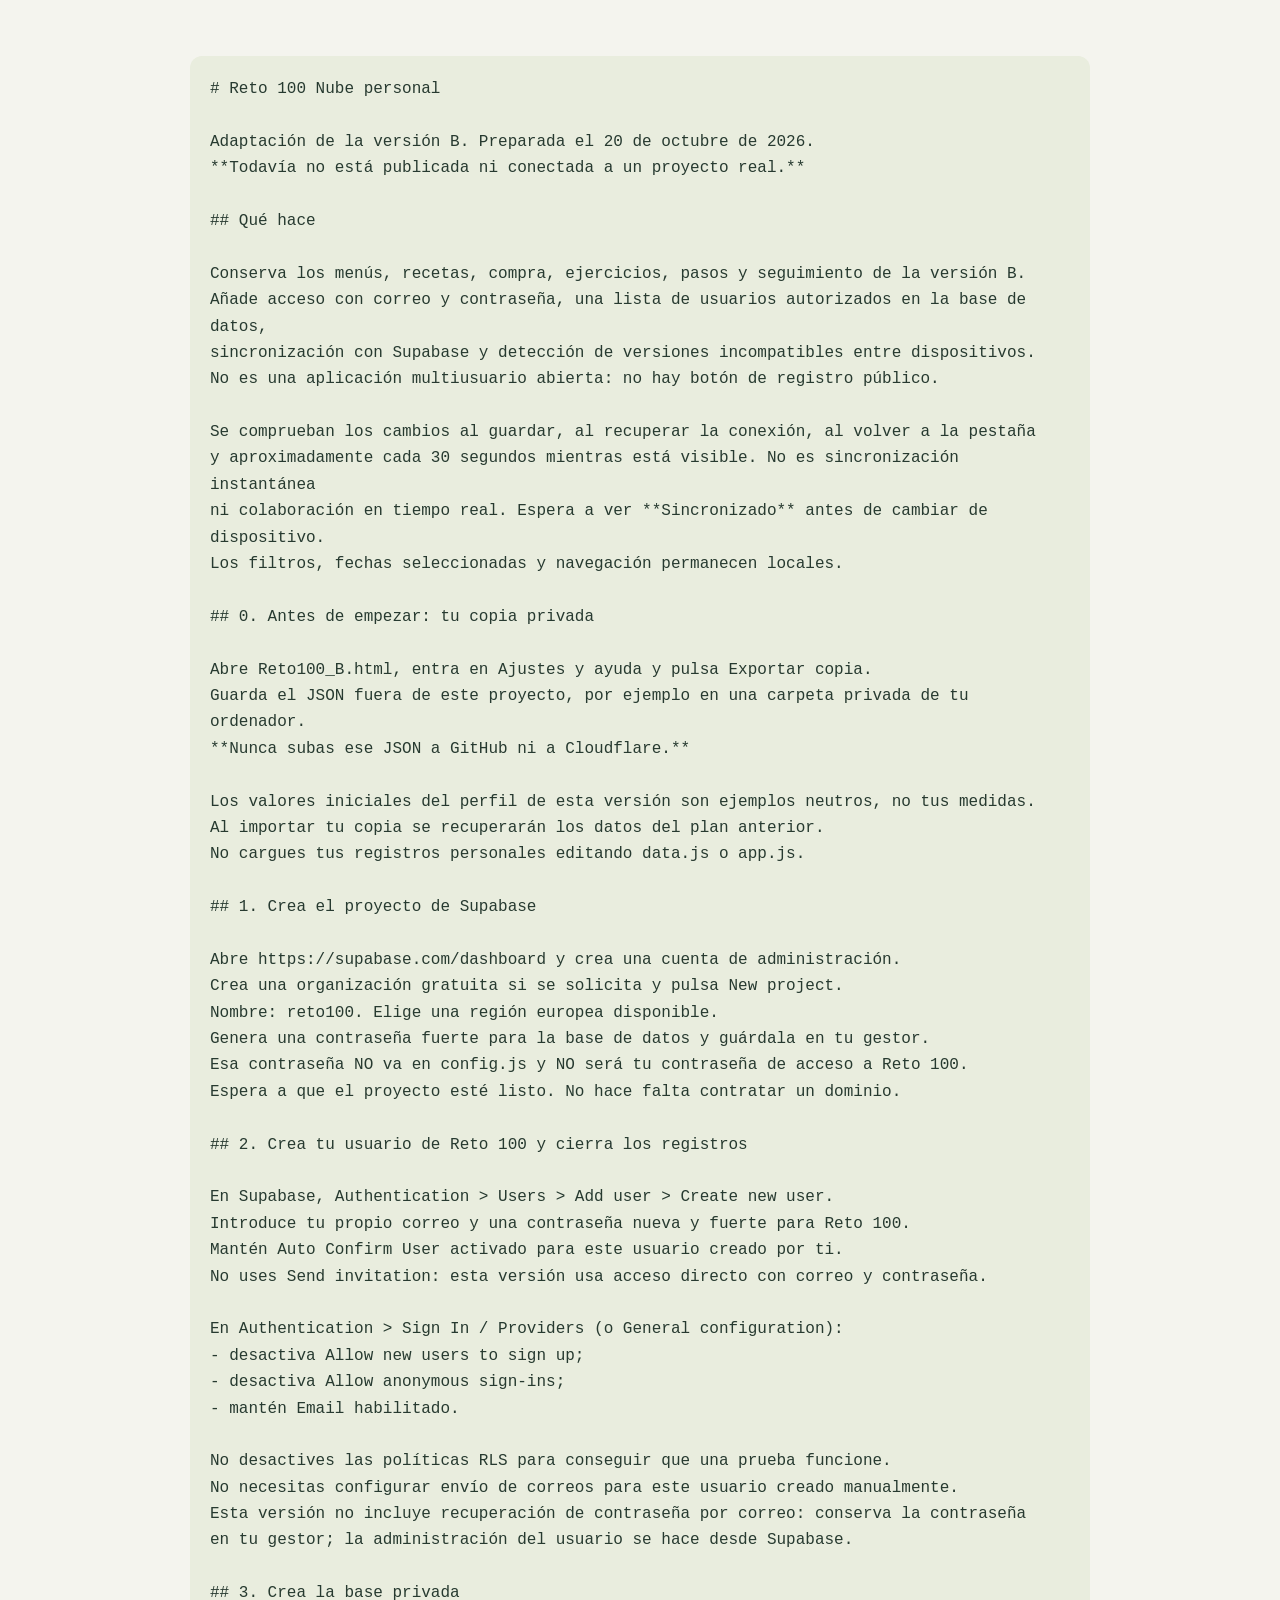
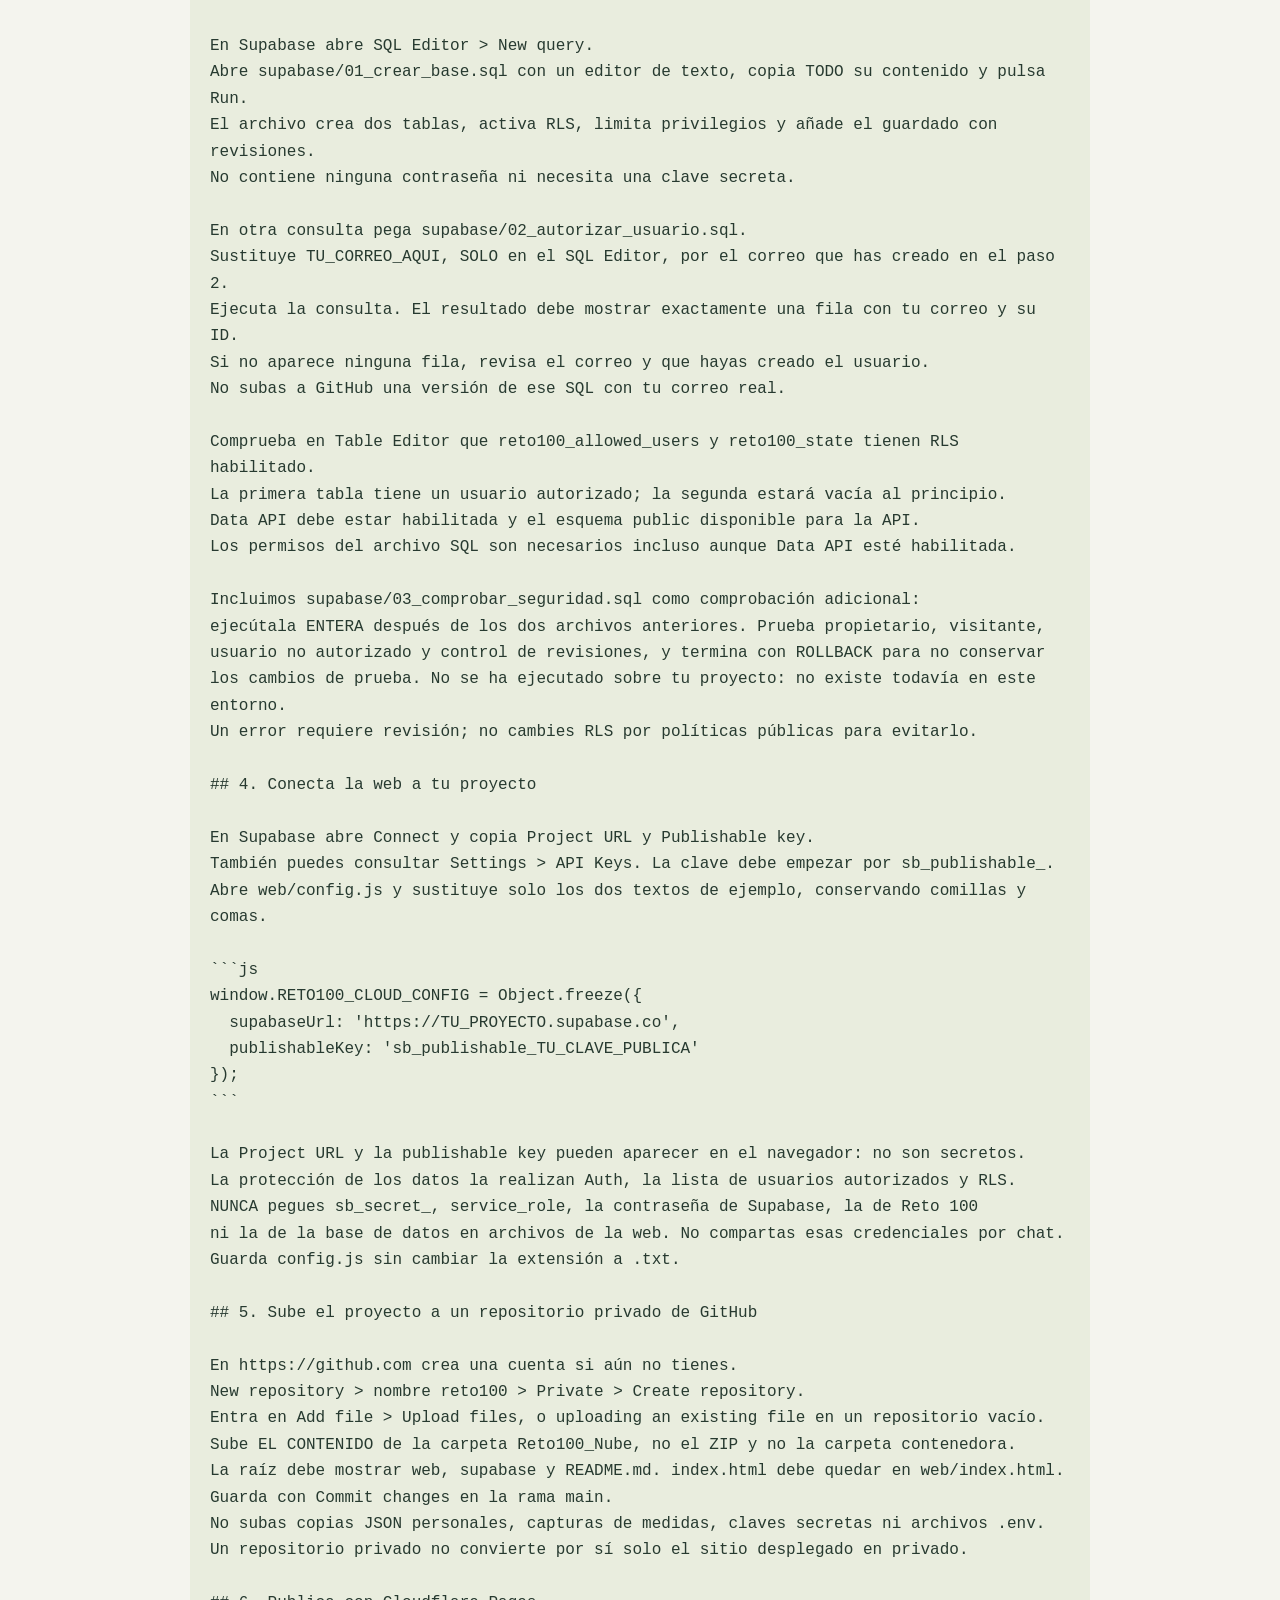
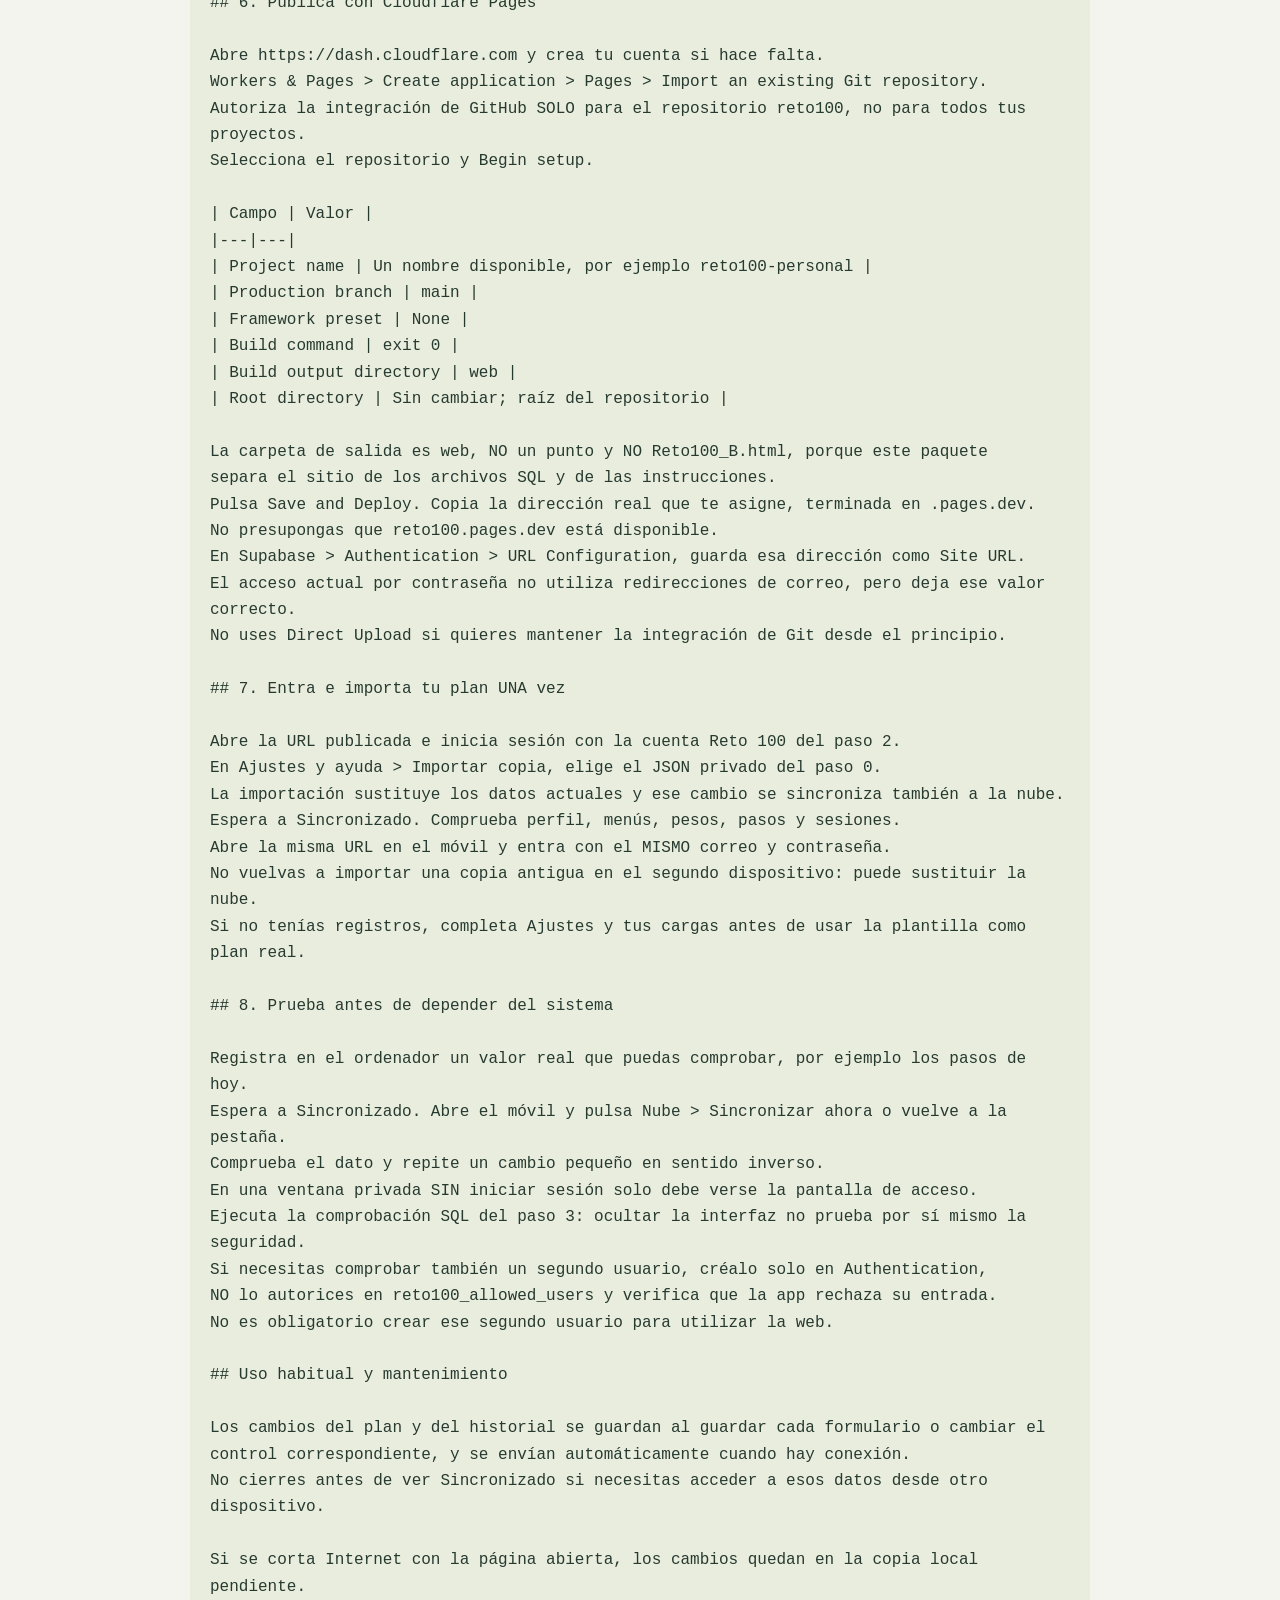
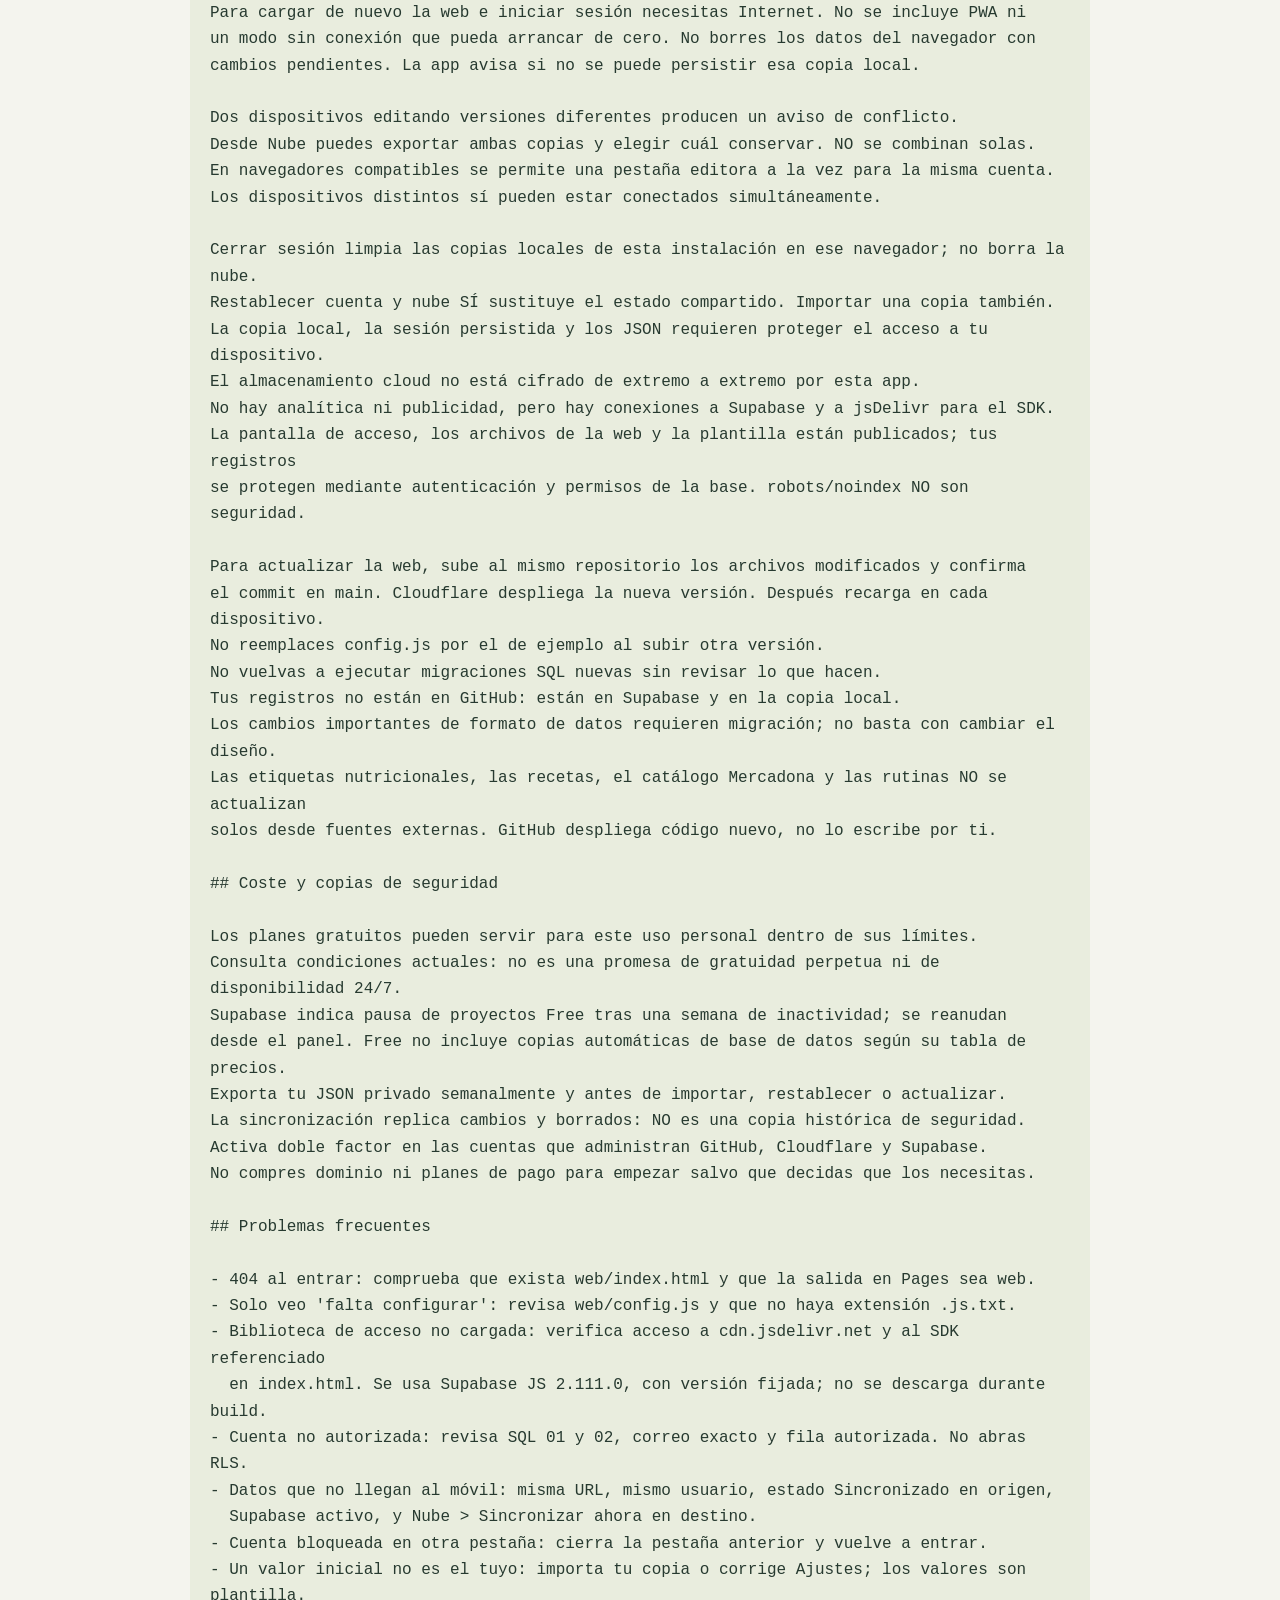
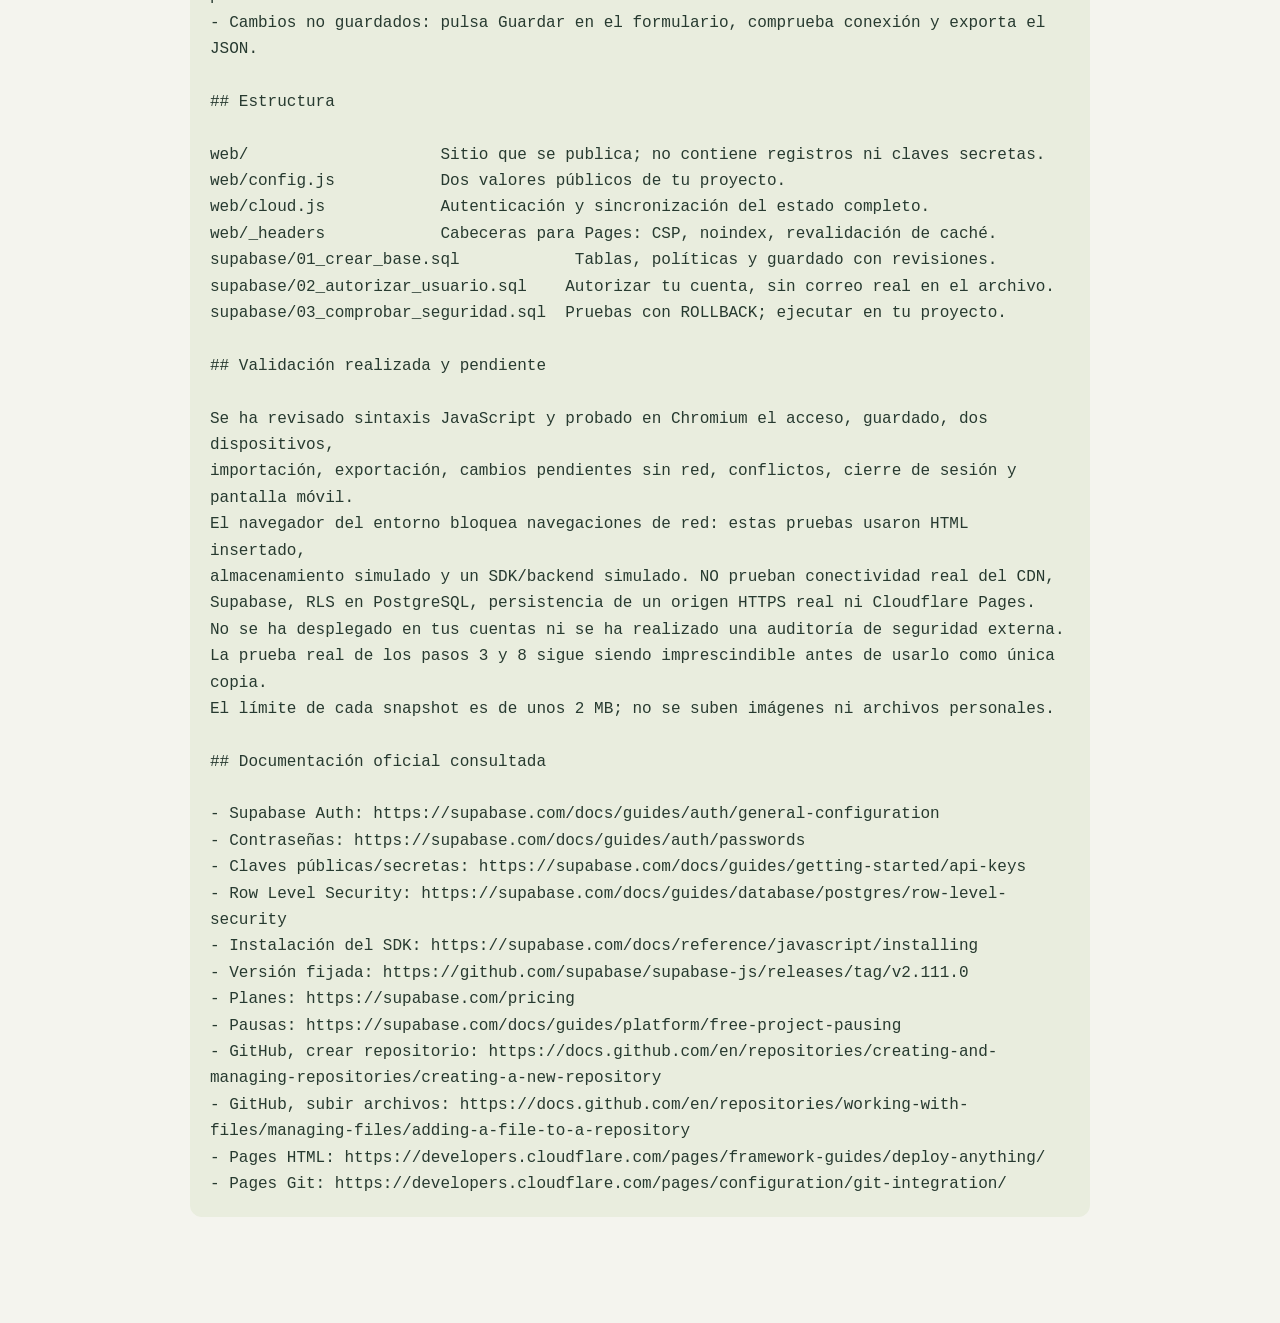
<file: LEEME.html>
<!doctype html><html lang="es"><meta charset="utf-8"><meta name="viewport" content="width=device-width,initial-scale=1"><title>Publicar Reto 100 - Guía</title><style>body{background:#f4f4ee;color:#273a30;font:16px/1.65 system-ui;margin:0}main{max-width:900px;margin:auto;padding:40px 24px 90px}h1{font-size:38px;line-height:1.1;color:#173e32}h2{margin-top:42px;font-size:24px;border-top:1px solid #d7dfd1;padding-top:25px}a{color:#24654b;overflow-wrap:anywhere}pre{padding:20px;background:#e9edde;border-radius:12px;white-space:pre-wrap;overflow-wrap:anywhere}code{font-size:13px}table{border-collapse:collapse;width:100%;font-size:14px}td,th{border:1px solid #d7dfd1;padding:9px 12px;text-align:left}th{background:#e5ecdb}strong{color:#173e32}@media print{body{background:white}main{max-width:none;padding:0}h2{break-after:avoid}pre{break-inside:avoid}}</style><main><pre># Reto 100 Nube personal

Adaptación de la versión B. Preparada el 20 de octubre de 2026.
**Todavía no está publicada ni conectada a un proyecto real.**

## Qué hace

Conserva los menús, recetas, compra, ejercicios, pasos y seguimiento de la versión B.
Añade acceso con correo y contraseña, una lista de usuarios autorizados en la base de datos,
sincronización con Supabase y detección de versiones incompatibles entre dispositivos.
No es una aplicación multiusuario abierta: no hay botón de registro público.

Se comprueban los cambios al guardar, al recuperar la conexión, al volver a la pestaña
y aproximadamente cada 30 segundos mientras está visible. No es sincronización instantánea
ni colaboración en tiempo real. Espera a ver **Sincronizado** antes de cambiar de dispositivo.
Los filtros, fechas seleccionadas y navegación permanecen locales.

## 0. Antes de empezar: tu copia privada

Abre Reto100_B.html, entra en Ajustes y ayuda y pulsa Exportar copia.
Guarda el JSON fuera de este proyecto, por ejemplo en una carpeta privada de tu ordenador.
**Nunca subas ese JSON a GitHub ni a Cloudflare.**

Los valores iniciales del perfil de esta versión son ejemplos neutros, no tus medidas.
Al importar tu copia se recuperarán los datos del plan anterior.
No cargues tus registros personales editando data.js o app.js.

## 1. Crea el proyecto de Supabase

Abre https://supabase.com/dashboard y crea una cuenta de administración.
Crea una organización gratuita si se solicita y pulsa New project.
Nombre: reto100. Elige una región europea disponible.
Genera una contraseña fuerte para la base de datos y guárdala en tu gestor.
Esa contraseña NO va en config.js y NO será tu contraseña de acceso a Reto 100.
Espera a que el proyecto esté listo. No hace falta contratar un dominio.

## 2. Crea tu usuario de Reto 100 y cierra los registros

En Supabase, Authentication &gt; Users &gt; Add user &gt; Create new user.
Introduce tu propio correo y una contraseña nueva y fuerte para Reto 100.
Mantén Auto Confirm User activado para este usuario creado por ti.
No uses Send invitation: esta versión usa acceso directo con correo y contraseña.

En Authentication &gt; Sign In / Providers (o General configuration):
- desactiva Allow new users to sign up;
- desactiva Allow anonymous sign-ins;
- mantén Email habilitado.

No desactives las políticas RLS para conseguir que una prueba funcione.
No necesitas configurar envío de correos para este usuario creado manualmente.
Esta versión no incluye recuperación de contraseña por correo: conserva la contraseña
en tu gestor; la administración del usuario se hace desde Supabase.

## 3. Crea la base privada

En Supabase abre SQL Editor &gt; New query.
Abre supabase/01_crear_base.sql con un editor de texto, copia TODO su contenido y pulsa Run.
El archivo crea dos tablas, activa RLS, limita privilegios y añade el guardado con revisiones.
No contiene ninguna contraseña ni necesita una clave secreta.

En otra consulta pega supabase/02_autorizar_usuario.sql.
Sustituye TU_CORREO_AQUI, SOLO en el SQL Editor, por el correo que has creado en el paso 2.
Ejecuta la consulta. El resultado debe mostrar exactamente una fila con tu correo y su ID.
Si no aparece ninguna fila, revisa el correo y que hayas creado el usuario.
No subas a GitHub una versión de ese SQL con tu correo real.

Comprueba en Table Editor que reto100_allowed_users y reto100_state tienen RLS habilitado.
La primera tabla tiene un usuario autorizado; la segunda estará vacía al principio.
Data API debe estar habilitada y el esquema public disponible para la API.
Los permisos del archivo SQL son necesarios incluso aunque Data API esté habilitada.

Incluimos supabase/03_comprobar_seguridad.sql como comprobación adicional:
ejecútala ENTERA después de los dos archivos anteriores. Prueba propietario, visitante,
usuario no autorizado y control de revisiones, y termina con ROLLBACK para no conservar
los cambios de prueba. No se ha ejecutado sobre tu proyecto: no existe todavía en este entorno.
Un error requiere revisión; no cambies RLS por políticas públicas para evitarlo.

## 4. Conecta la web a tu proyecto

En Supabase abre Connect y copia Project URL y Publishable key.
También puedes consultar Settings &gt; API Keys. La clave debe empezar por sb_publishable_.
Abre web/config.js y sustituye solo los dos textos de ejemplo, conservando comillas y comas.

```js
window.RETO100_CLOUD_CONFIG = Object.freeze({
  supabaseUrl: &#x27;https://TU_PROYECTO.supabase.co&#x27;,
  publishableKey: &#x27;sb_publishable_TU_CLAVE_PUBLICA&#x27;
});
```

La Project URL y la publishable key pueden aparecer en el navegador: no son secretos.
La protección de los datos la realizan Auth, la lista de usuarios autorizados y RLS.
NUNCA pegues sb_secret_, service_role, la contraseña de Supabase, la de Reto 100
ni la de la base de datos en archivos de la web. No compartas esas credenciales por chat.
Guarda config.js sin cambiar la extensión a .txt.

## 5. Sube el proyecto a un repositorio privado de GitHub

En https://github.com crea una cuenta si aún no tienes.
New repository &gt; nombre reto100 &gt; Private &gt; Create repository.
Entra en Add file &gt; Upload files, o uploading an existing file en un repositorio vacío.
Sube EL CONTENIDO de la carpeta Reto100_Nube, no el ZIP y no la carpeta contenedora.
La raíz debe mostrar web, supabase y README.md. index.html debe quedar en web/index.html.
Guarda con Commit changes en la rama main.
No subas copias JSON personales, capturas de medidas, claves secretas ni archivos .env.
Un repositorio privado no convierte por sí solo el sitio desplegado en privado.

## 6. Publica con Cloudflare Pages

Abre https://dash.cloudflare.com y crea tu cuenta si hace falta.
Workers &amp; Pages &gt; Create application &gt; Pages &gt; Import an existing Git repository.
Autoriza la integración de GitHub SOLO para el repositorio reto100, no para todos tus proyectos.
Selecciona el repositorio y Begin setup.

| Campo | Valor |
|---|---|
| Project name | Un nombre disponible, por ejemplo reto100-personal |
| Production branch | main |
| Framework preset | None |
| Build command | exit 0 |
| Build output directory | web |
| Root directory | Sin cambiar; raíz del repositorio |

La carpeta de salida es web, NO un punto y NO Reto100_B.html, porque este paquete
separa el sitio de los archivos SQL y de las instrucciones.
Pulsa Save and Deploy. Copia la dirección real que te asigne, terminada en .pages.dev.
No presupongas que reto100.pages.dev está disponible.
En Supabase &gt; Authentication &gt; URL Configuration, guarda esa dirección como Site URL.
El acceso actual por contraseña no utiliza redirecciones de correo, pero deja ese valor correcto.
No uses Direct Upload si quieres mantener la integración de Git desde el principio.

## 7. Entra e importa tu plan UNA vez

Abre la URL publicada e inicia sesión con la cuenta Reto 100 del paso 2.
En Ajustes y ayuda &gt; Importar copia, elige el JSON privado del paso 0.
La importación sustituye los datos actuales y ese cambio se sincroniza también a la nube.
Espera a Sincronizado. Comprueba perfil, menús, pesos, pasos y sesiones.
Abre la misma URL en el móvil y entra con el MISMO correo y contraseña.
No vuelvas a importar una copia antigua en el segundo dispositivo: puede sustituir la nube.
Si no tenías registros, completa Ajustes y tus cargas antes de usar la plantilla como plan real.

## 8. Prueba antes de depender del sistema

Registra en el ordenador un valor real que puedas comprobar, por ejemplo los pasos de hoy.
Espera a Sincronizado. Abre el móvil y pulsa Nube &gt; Sincronizar ahora o vuelve a la pestaña.
Comprueba el dato y repite un cambio pequeño en sentido inverso.
En una ventana privada SIN iniciar sesión solo debe verse la pantalla de acceso.
Ejecuta la comprobación SQL del paso 3: ocultar la interfaz no prueba por sí mismo la seguridad.
Si necesitas comprobar también un segundo usuario, créalo solo en Authentication,
NO lo autorices en reto100_allowed_users y verifica que la app rechaza su entrada.
No es obligatorio crear ese segundo usuario para utilizar la web.

## Uso habitual y mantenimiento

Los cambios del plan y del historial se guardan al guardar cada formulario o cambiar el
control correspondiente, y se envían automáticamente cuando hay conexión.
No cierres antes de ver Sincronizado si necesitas acceder a esos datos desde otro dispositivo.

Si se corta Internet con la página abierta, los cambios quedan en la copia local pendiente.
Para cargar de nuevo la web e iniciar sesión necesitas Internet. No se incluye PWA ni
un modo sin conexión que pueda arrancar de cero. No borres los datos del navegador con
cambios pendientes. La app avisa si no se puede persistir esa copia local.

Dos dispositivos editando versiones diferentes producen un aviso de conflicto.
Desde Nube puedes exportar ambas copias y elegir cuál conservar. NO se combinan solas.
En navegadores compatibles se permite una pestaña editora a la vez para la misma cuenta.
Los dispositivos distintos sí pueden estar conectados simultáneamente.

Cerrar sesión limpia las copias locales de esta instalación en ese navegador; no borra la nube.
Restablecer cuenta y nube SÍ sustituye el estado compartido. Importar una copia también.
La copia local, la sesión persistida y los JSON requieren proteger el acceso a tu dispositivo.
El almacenamiento cloud no está cifrado de extremo a extremo por esta app.
No hay analítica ni publicidad, pero hay conexiones a Supabase y a jsDelivr para el SDK.
La pantalla de acceso, los archivos de la web y la plantilla están publicados; tus registros
se protegen mediante autenticación y permisos de la base. robots/noindex NO son seguridad.

Para actualizar la web, sube al mismo repositorio los archivos modificados y confirma
el commit en main. Cloudflare despliega la nueva versión. Después recarga en cada dispositivo.
No reemplaces config.js por el de ejemplo al subir otra versión.
No vuelvas a ejecutar migraciones SQL nuevas sin revisar lo que hacen.
Tus registros no están en GitHub: están en Supabase y en la copia local.
Los cambios importantes de formato de datos requieren migración; no basta con cambiar el diseño.
Las etiquetas nutricionales, las recetas, el catálogo Mercadona y las rutinas NO se actualizan
solos desde fuentes externas. GitHub despliega código nuevo, no lo escribe por ti.

## Coste y copias de seguridad

Los planes gratuitos pueden servir para este uso personal dentro de sus límites.
Consulta condiciones actuales: no es una promesa de gratuidad perpetua ni de disponibilidad 24/7.
Supabase indica pausa de proyectos Free tras una semana de inactividad; se reanudan
desde el panel. Free no incluye copias automáticas de base de datos según su tabla de precios.
Exporta tu JSON privado semanalmente y antes de importar, restablecer o actualizar.
La sincronización replica cambios y borrados: NO es una copia histórica de seguridad.
Activa doble factor en las cuentas que administran GitHub, Cloudflare y Supabase.
No compres dominio ni planes de pago para empezar salvo que decidas que los necesitas.

## Problemas frecuentes

- 404 al entrar: comprueba que exista web/index.html y que la salida en Pages sea web.
- Solo veo &#x27;falta configurar&#x27;: revisa web/config.js y que no haya extensión .js.txt.
- Biblioteca de acceso no cargada: verifica acceso a cdn.jsdelivr.net y al SDK referenciado
  en index.html. Se usa Supabase JS 2.111.0, con versión fijada; no se descarga durante build.
- Cuenta no autorizada: revisa SQL 01 y 02, correo exacto y fila autorizada. No abras RLS.
- Datos que no llegan al móvil: misma URL, mismo usuario, estado Sincronizado en origen,
  Supabase activo, y Nube &gt; Sincronizar ahora en destino.
- Cuenta bloqueada en otra pestaña: cierra la pestaña anterior y vuelve a entrar.
- Un valor inicial no es el tuyo: importa tu copia o corrige Ajustes; los valores son plantilla.
- Cambios no guardados: pulsa Guardar en el formulario, comprueba conexión y exporta el JSON.

## Estructura

web/                    Sitio que se publica; no contiene registros ni claves secretas.
web/config.js           Dos valores públicos de tu proyecto.
web/cloud.js            Autenticación y sincronización del estado completo.
web/_headers            Cabeceras para Pages: CSP, noindex, revalidación de caché.
supabase/01_crear_base.sql            Tablas, políticas y guardado con revisiones.
supabase/02_autorizar_usuario.sql    Autorizar tu cuenta, sin correo real en el archivo.
supabase/03_comprobar_seguridad.sql  Pruebas con ROLLBACK; ejecutar en tu proyecto.

## Validación realizada y pendiente

Se ha revisado sintaxis JavaScript y probado en Chromium el acceso, guardado, dos dispositivos,
importación, exportación, cambios pendientes sin red, conflictos, cierre de sesión y pantalla móvil.
El navegador del entorno bloquea navegaciones de red: estas pruebas usaron HTML insertado,
almacenamiento simulado y un SDK/backend simulado. NO prueban conectividad real del CDN,
Supabase, RLS en PostgreSQL, persistencia de un origen HTTPS real ni Cloudflare Pages.
No se ha desplegado en tus cuentas ni se ha realizado una auditoría de seguridad externa.
La prueba real de los pasos 3 y 8 sigue siendo imprescindible antes de usarlo como única copia.
El límite de cada snapshot es de unos 2 MB; no se suben imágenes ni archivos personales.

## Documentación oficial consultada

- Supabase Auth: https://supabase.com/docs/guides/auth/general-configuration
- Contraseñas: https://supabase.com/docs/guides/auth/passwords
- Claves públicas/secretas: https://supabase.com/docs/guides/getting-started/api-keys
- Row Level Security: https://supabase.com/docs/guides/database/postgres/row-level-security
- Instalación del SDK: https://supabase.com/docs/reference/javascript/installing
- Versión fijada: https://github.com/supabase/supabase-js/releases/tag/v2.111.0
- Planes: https://supabase.com/pricing
- Pausas: https://supabase.com/docs/guides/platform/free-project-pausing
- GitHub, crear repositorio: https://docs.github.com/en/repositories/creating-and-managing-repositories/creating-a-new-repository
- GitHub, subir archivos: https://docs.github.com/en/repositories/working-with-files/managing-files/adding-a-file-to-a-repository
- Pages HTML: https://developers.cloudflare.com/pages/framework-guides/deploy-anything/
- Pages Git: https://developers.cloudflare.com/pages/configuration/git-integration/
</pre></main></html>
</file>
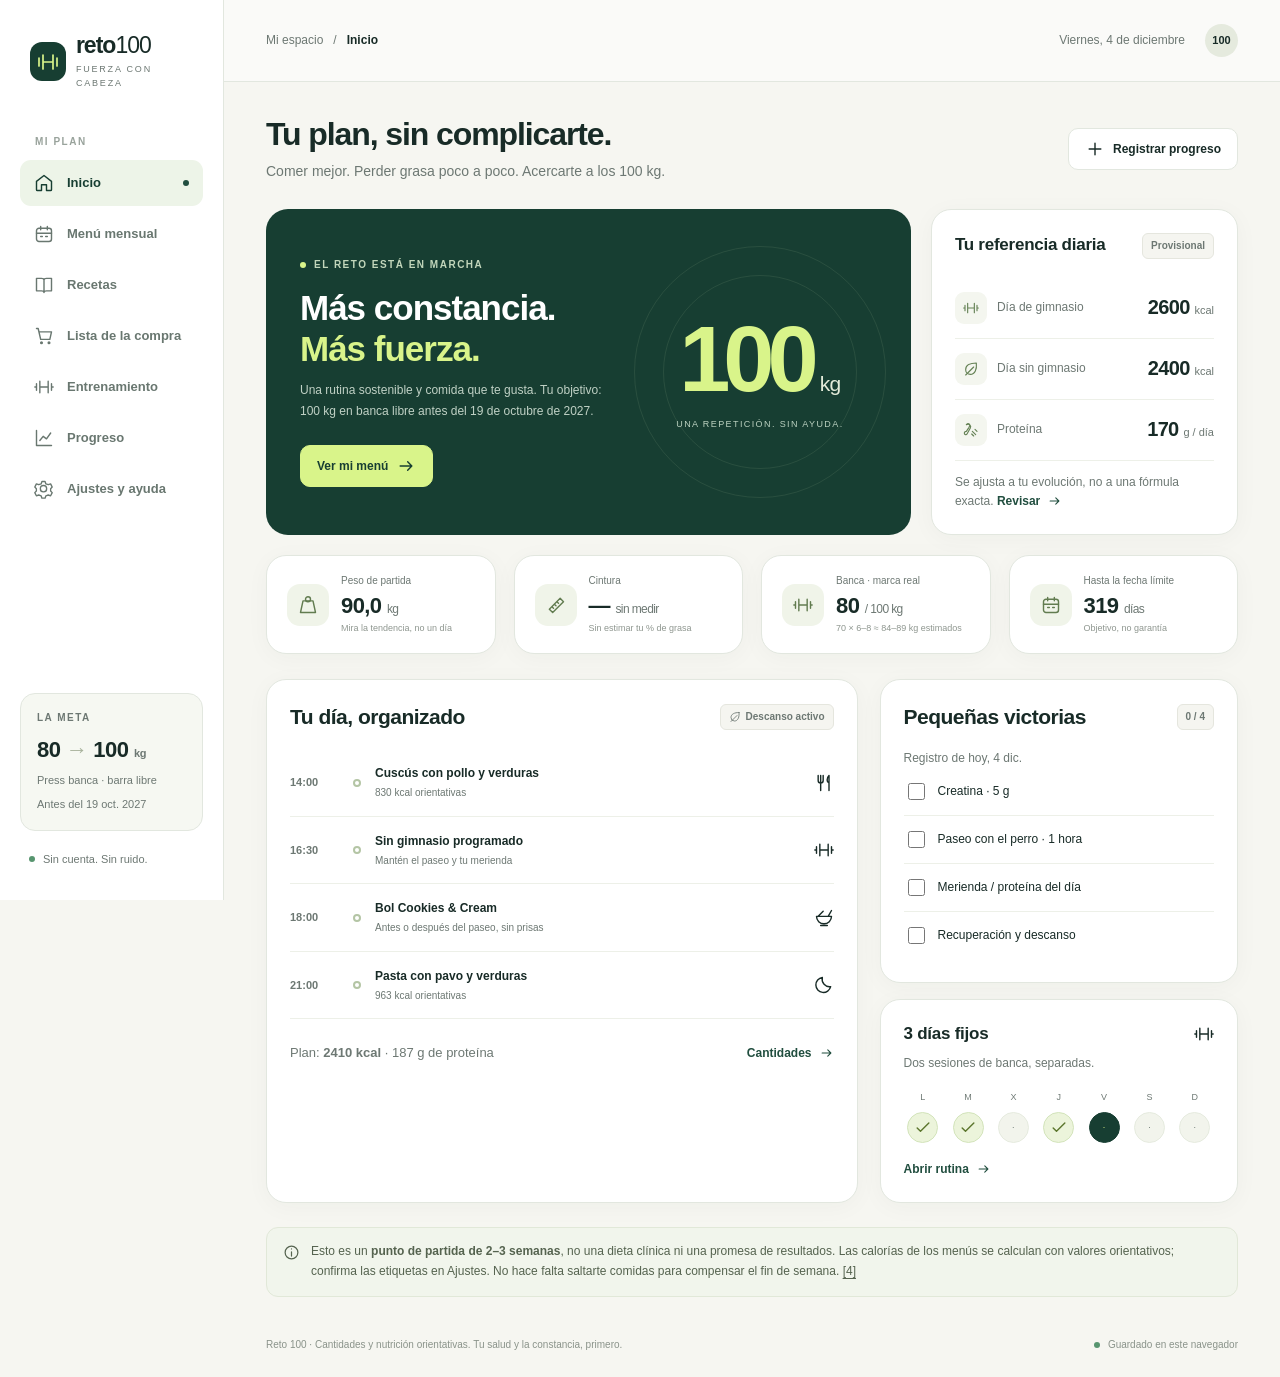
<file: Reto100 (1).html>
<!doctype html>
<html lang="es">
<head>
 <meta charset="utf-8">
 <meta name="viewport" content="width=device-width,initial-scale=1">
 <meta name="theme-color" content="#173e32">
 <meta name="description" content="Tu plan personal para perder grasa, entrenar con constancia y avanzar hacia los 100 kg en press banca. Menus, recetas, compra y progreso, sin cuenta y sin conexion.">
 <meta name="referrer" content="no-referrer">
 <title>Reto 100 &middot; Tu plan de fuerza y alimentaci&oacute;n</title>
 <link rel="icon" href="data:image/svg+xml,%3Csvg xmlns='http://www.w3.org/2000/svg' viewBox='0 0 80 80'%3E%3Crect width='80' height='80' rx='22' fill='%23173e32'/%3E%3Cpath d='M24 21v38M14 29v22m52-22v22M56 21v38M24 40h32' fill='none' stroke='%23d9f48a' stroke-width='6' stroke-linecap='round'/%3E%3C/svg%3E">
 <style>
:root{--bg:#f6f6f1;--paper:#fff;--ink:#182b27;--muted:#6d7873;--line:#e2e7df;--green:#214e3f;--deep:#173e32;--lime:#d9f48a;--soft:#edf4e8;--amber:#a76726;--amber-bg:#fff5e7;--red:#af4141;--radius:20px;--shadow:0 4px 25px rgba(24,43,39,.035);--sidebar:224px;--font:Inter,-apple-system,BlinkMacSystemFont,'Segoe UI',sans-serif}
*{box-sizing:border-box}html{scroll-behavior:smooth}body{margin:0;background:var(--bg);color:var(--ink);font:15px/1.55 var(--font);-webkit-font-smoothing:antialiased}button,input,select,textarea{font:inherit}button,a,input,select,textarea{-webkit-tap-highlight-color:transparent}button{cursor:pointer}button:disabled{cursor:not-allowed;opacity:.42}button:focus-visible,a:focus-visible,input:focus-visible,select:focus-visible,textarea:focus-visible,summary:focus-visible{outline:3px solid #92b743;outline-offset:4px}a{color:var(--green);text-underline-offset:3px}button{color:inherit}h1,h2,h3,h4,p{margin:0}h1{font-size:32px;line-height:1.2;letter-spacing:-1.1px}h2{font-size:21px;line-height:1.3;letter-spacing:-.5px}h3{font-size:17px;line-height:1.35;letter-spacing:-.25px}h4{font-size:15px}svg.icon{width:20px;height:20px;fill:none;stroke:currentColor;stroke-width:1.7;stroke-linecap:round;stroke-linejoin:round;flex-shrink:0}.muted{color:var(--muted)}.tiny{font-size:12px}.small{font-size:13px}.eyebrow{font-size:10px;letter-spacing:1.5px;font-weight:750;text-transform:uppercase}.mono{font-variant-numeric:tabular-nums}.upper{text-transform:uppercase}.strong{font-weight:650}.nowrap{white-space:nowrap}.wrap{flex-wrap:wrap}.flex{display:flex;align-items:center;gap:12px}.between{display:flex;align-items:center;justify-content:space-between;gap:16px}.start{align-items:flex-start}.stack{display:flex;flex-direction:column;gap:16px}.gap8{gap:8px}.gap24{gap:24px}.mt8{margin-top:8px}.mt12{margin-top:12px}.mt16{margin-top:16px}.mt24{margin-top:24px}.mb16{margin-bottom:16px}.hidden{display:none!important}.sr-only{position:absolute;width:1px;height:1px;overflow:hidden;clip:rect(0,0,0,0)}
.sidebar{width:var(--sidebar);position:fixed;inset:0 auto 0 0;background:#fff;border-right:1px solid var(--line);padding:32px 20px;display:flex;flex-direction:column;z-index:30}.brand{display:flex;align-items:center;gap:10px;padding:0 10px 33px;text-decoration:none;color:var(--ink)}.brand-mark{width:39px;height:39px;border-radius:12px;background:var(--deep);color:var(--lime);display:grid;place-items:center}.brand-mark svg{width:24px;height:24px}.brand-title{font-size:23px;font-weight:800;line-height:1.15;letter-spacing:-1px}.brand-title span{font-weight:400}.brand-sub{font-size:9px;letter-spacing:1.8px;color:var(--muted);margin-top:4px}.nav-section{font-size:10px;letter-spacing:1.5px;font-weight:700;color:#99a39c;padding:0 15px;margin:10px 0}.nav-list{display:flex;flex-direction:column;gap:5px}.nav-button{border:0;background:transparent;width:100%;text-align:left;display:flex;align-items:center;gap:13px;border-radius:11px;padding:13px 14px;font-size:13px;color:#697770;font-weight:550;transition:.18s}.nav-button:hover{background:#f6f8f3}.nav-button.active{background:var(--soft);color:var(--deep);font-weight:700}.nav-button.active:after{content:'';width:6px;height:6px;margin-left:auto;border-radius:50%;background:var(--green)}.sidebar-bottom{margin-top:auto}.side-goal{background:#f6f8f2;border:1px solid var(--line);border-radius:15px;padding:16px}.side-goal strong{font-size:22px;letter-spacing:-.5px}.side-goal small{font-size:11px;color:var(--muted)}.side-footer{padding:20px 9px 0;display:flex;align-items:center;gap:8px;font-size:11px;color:var(--muted)}.status-dot{height:6px;width:6px;background:#57956f;border-radius:50%;flex-shrink:0}.mobile-brand{display:none}
.shell{margin-left:var(--sidebar);min-height:100vh}.topbar{height:82px;padding:0 42px;display:flex;align-items:center;justify-content:space-between;border-bottom:1px solid var(--line);background:rgba(255,255,255,.5)}.breadcrumb{font-size:12px;color:var(--muted);display:flex;gap:10px;align-items:center}.breadcrumb strong{color:var(--ink);font-weight:600}.topbar-right{display:flex;align-items:center;gap:20px}.avatar{width:33px;height:33px;border-radius:50%;background:#e5eade;display:grid;place-items:center;font-size:11px;font-weight:750}.main{padding:33px 42px 25px;max-width:1510px;margin:auto;min-height:calc(100vh - 143px)}.page-head{display:flex;align-items:center;justify-content:space-between;gap:20px;margin-bottom:26px}.page-head p{margin-top:8px;font-size:14px;color:var(--muted)}.btn{border:1px solid var(--line);border-radius:10px;background:white;padding:10px 16px;display:inline-flex;gap:8px;align-items:center;justify-content:center;font-size:12px;font-weight:650;line-height:1.4;text-decoration:none;min-height:41px;transition:background .15s,transform .15s}.btn:hover{background:#f4f6f0;transform:translateY(-1px)}.btn-primary{background:var(--deep);border-color:var(--deep);color:white}.btn-primary:hover{background:#2a5747}.btn-lime{background:var(--lime);border-color:var(--lime);color:var(--deep)}.btn-lime:hover{background:#e6f8b5}.btn-danger{color:var(--red);border-color:#ead5d5}.btn-small{padding:7px 10px;min-height:33px;font-size:11px}.btn-ghost{background:transparent;border-color:transparent}.icon-btn{width:36px;height:36px;border:1px solid var(--line);background:#fff;border-radius:10px;display:grid;place-items:center}.icon-btn:hover{background:#eef2e8}.icon-btn svg{width:17px}.text-link{border:0;background:none;color:var(--green);font-size:12px;font-weight:650;padding:0;display:inline-flex;align-items:center;gap:7px}.text-link svg{width:15px}.badge{display:inline-flex;align-items:center;gap:5px;border:1px solid #dfe9d5;border-radius:6px;background:#f3f8eb;color:#527340;padding:4px 8px;font-size:10px;font-weight:650;white-space:nowrap}.badge-muted{background:#f5f5f0;color:var(--muted);border-color:#e5e6de}.badge-amber{background:var(--amber-bg);color:var(--amber);border-color:#ecdcbf}.badge svg{height:12px;width:12px}.card{background:var(--paper);border:1px solid var(--line);border-radius:var(--radius);box-shadow:var(--shadow);padding:23px}.card-head{display:flex;align-items:center;justify-content:space-between;gap:12px;margin-bottom:19px}.grid2{display:grid;grid-template-columns:1fr 1fr;gap:22px}.grid3{display:grid;grid-template-columns:repeat(3,1fr);gap:18px}.grid4{display:grid;grid-template-columns:repeat(4,1fr);gap:18px}.span2{grid-column:span 2}.empty{padding:45px 24px;text-align:center;border:1px dashed #cdd8ce;background:#f9fbf6;border-radius:14px;color:var(--muted)}.empty svg{width:28px;height:28px;margin-bottom:10px;color:var(--green)}.empty strong{display:block;color:var(--ink);margin-bottom:6px}.note{background:#f1f5ec;border:1px solid #e1e8d8;border-radius:12px;padding:14px 16px;color:#55634f;font-size:12px;line-height:1.65;display:flex;gap:11px;align-items:flex-start}.note svg{margin-top:2px;width:17px;height:17px}.note-amber{background:var(--amber-bg);border-color:#eddcc2;color:#876036}.note-red{background:#fff3f2;border-color:#efd9d4;color:#90443e}.note a{color:inherit}.divider{height:1px;background:var(--line);margin:20px 0}.footer{padding:15px 42px 24px;display:flex;justify-content:space-between;gap:16px;color:#8a938a;font-size:10px}
.hero{position:relative;isolation:isolate;overflow:hidden;background:var(--deep);border-radius:22px;padding:30px 34px;color:#fff;min-height:260px;display:flex;justify-content:space-between;align-items:center;gap:20px}.hero-copy{max-width:470px;position:relative;z-index:2}.hero .eyebrow{color:#c2d6bb;display:flex;gap:8px;align-items:center}.hero .eyebrow:before{content:'';width:6px;height:6px;border-radius:50%;background:var(--lime)}.hero h2{font-size:35px;line-height:1.18;letter-spacing:-1px;margin:14px 0 11px;max-width:390px;font-weight:550}.hero h2 em{font-style:normal;color:var(--lime);font-weight:750}.hero p{font-size:12px;color:#c0d1c5;max-width:345px;line-height:1.7}.hero .btn{margin-top:24px}.hero-visual{width:250px;min-width:200px;align-self:stretch;position:relative;display:flex;flex-direction:column;align-items:center;justify-content:center}.hero-visual:before,.hero-visual:after{position:absolute;content:'';border:1px solid #72917633;border-radius:50%;width:250px;height:250px}.hero-visual:after{width:192px;height:192px}.hero-number{font-size:92px;line-height:1;letter-spacing:-7px;color:var(--lime);font-weight:800;position:relative;z-index:2}.hero-number small{font-size:21px;letter-spacing:-.6px;margin-left:8px;font-weight:450;color:#e3ebd9}.hero-caption{font-size:9px;letter-spacing:1.4px;margin-top:13px;position:relative;z-index:1;color:#bbd1c0}.hero-grid{display:grid;grid-template-columns:minmax(0,2.1fr) minmax(230px,1fr);gap:20px;margin-bottom:20px}.daily-targets{padding:23px}.target-row{display:flex;justify-content:space-between;align-items:center;padding:14px 0;border-bottom:1px solid #edf0e8}.target-row:last-of-type{border:0}.target-label{display:flex;gap:10px;align-items:center;font-size:12px;color:var(--muted)}.target-icon{height:32px;width:32px;display:grid;place-items:center;background:#f4f6ef;color:#648154;border-radius:9px}.target-icon svg{height:16px;width:16px}.target-value{font-weight:750;font-size:20px;letter-spacing:-.7px}.target-value small{font-weight:450;font-size:11px;color:var(--muted);letter-spacing:0}.kpi{padding:17px 20px;display:flex;gap:12px;align-items:center}.kpi-icon{height:42px;width:42px;border-radius:13px;background:#f0f4e9;color:#627c50;display:grid;place-items:center}.kpi-title{font-size:10px;color:var(--muted);margin-bottom:3px}.kpi-value{font-size:22px;font-weight:700;letter-spacing:-.6px;line-height:1.25}.kpi-value small{font-size:12px;font-weight:400;color:var(--muted)}.kpi-extra{font-size:9px;color:#8e968f;margin-top:3px}.home-lower{display:grid;grid-template-columns:minmax(0,1.65fr) minmax(260px,1fr);gap:22px;margin-top:25px}.schedule-item{display:flex;align-items:center;gap:14px;padding:15px 0;border-bottom:1px solid #edf0e8}.schedule-item:last-child{border:0;padding-bottom:0}.time{font-size:11px;font-weight:700;color:var(--muted);width:49px;flex-shrink:0;font-variant-numeric:tabular-nums}.time-dot{width:8px;height:8px;border:2px solid #b4c5a5;border-radius:50%;flex-shrink:0}.schedule-name{font-size:12px;font-weight:650;line-height:1.5}.schedule-sub{font-size:10px;color:var(--muted);margin-top:3px}.mini-macros{display:flex;gap:12px;font-size:10px;color:var(--muted);margin-top:4px}.habit{display:flex;align-items:center;gap:10px;padding:12px 0;cursor:pointer;border-bottom:1px solid #edf0e8;font-size:12px}.habit:last-child{border:0}.habit input,.shop-row input[type=checkbox],.exercise-done{accent-color:var(--green);width:17px;height:17px;flex-shrink:0;cursor:pointer}.habit input:checked+span{text-decoration:line-through;color:#8b9587}.week-mini{display:grid;grid-template-columns:repeat(7,1fr);gap:7px;margin-top:18px}.week-dot{display:flex;flex-direction:column;align-items:center;gap:8px;font-size:9px;color:var(--muted)}.week-dot i{font-style:normal;height:31px;width:31px;border-radius:50%;display:grid;place-items:center;background:#f2f4ec;border:1px solid #e6ebdf}.week-dot i.gym{background:#ecf4db;color:#5c762d;border-color:#d3e4bb}.week-dot i.selected{background:var(--deep);color:var(--lime);border-color:var(--deep)}
.toolbar{display:flex;align-items:center;justify-content:space-between;gap:15px;flex-wrap:wrap;margin-bottom:20px}.field{display:flex;flex-direction:column;gap:6px}.field label,.label{font-size:11px;color:var(--muted);font-weight:650}.input,select,textarea{border:1px solid #dce3d8;border-radius:9px;padding:10px 11px;min-height:41px;background:#fff;color:var(--ink);max-width:100%;font-size:12px}.input[type=number]{width:100%}.input:focus,select:focus,textarea:focus{border-color:#729156}.switch-label{display:inline-flex;align-items:center;gap:8px;font-size:12px;cursor:pointer}.switch-label input{accent-color:var(--green);width:17px;height:17px}.segmented{background:#eef1e8;border:1px solid #e1e6da;border-radius:10px;padding:4px;display:inline-flex;gap:3px;flex-wrap:wrap}.segment{border:0;border-radius:7px;background:transparent;font-size:11px;padding:7px 12px;color:var(--muted);font-weight:600}.segment.active{background:white;color:var(--ink);box-shadow:0 1px 4px #183d3110}.week-tabs{display:flex;gap:8px;flex-wrap:wrap}.week-tab{background:white;border:1px solid var(--line);border-radius:9px;font-size:11px;padding:8px 14px;font-weight:550}.week-tab.active{background:var(--deep);color:white;border-color:var(--deep)}.day-strip{display:grid;grid-template-columns:repeat(7,1fr);gap:10px;margin:17px 0}.day-cell{position:relative;border:1px solid var(--line);border-radius:13px;padding:13px 5px 10px;background:#fff;color:var(--muted);display:flex;flex-direction:column;align-items:center;gap:7px;min-height:95px;transition:.15s}.day-cell .day-num{font-size:24px;font-weight:650;line-height:1;letter-spacing:-.8px;color:var(--ink)}.day-cell .day-name{font-size:9px;text-transform:uppercase;letter-spacing:.8px}.day-cell .day-state{font-size:9px;display:flex;align-items:center;gap:4px}.day-cell .day-state:before{content:'';width:4px;height:4px;border-radius:50%;background:#b2bca9}.day-cell .day-state.gym:before{background:#759c33}.day-cell.active{border-color:var(--green);background:#edf4e5;box-shadow:inset 0 0 0 1px var(--green)}.day-cell.today:after{content:'';position:absolute;top:7px;right:7px;width:5px;height:5px;background:var(--green);border-radius:50%}.day-heading{display:flex;align-items:center;justify-content:space-between;gap:20px;margin:23px 0 14px}.nutrition-summary{padding:19px 24px;display:grid;grid-template-columns:1.4fr repeat(3,1fr);gap:18px;margin-bottom:20px}.macro-value{font-size:23px;font-weight:700;line-height:1.2;letter-spacing:-.7px}.macro-value small{font-size:12px;font-weight:450;color:var(--muted);letter-spacing:0}.macro-label{font-size:10px;color:var(--muted);margin-top:5px}.macro-bar{height:4px;background:#eaf0e3;border-radius:99px;overflow:hidden;margin-top:10px}.macro-bar>span{display:block;background:#73944b;border-radius:99px;height:100%}.meal-card{padding:0;overflow:hidden;display:flex;flex-direction:column}.meal-card-top{padding:20px 20px 15px;background:#f8faf4;border-bottom:1px solid #e9eee2;display:flex;justify-content:space-between;align-items:center}.meal-time{font-size:10px;letter-spacing:1px;font-weight:700;color:#788b68}.meal-icon{width:35px;height:35px;border-radius:50%;background:#eaf0df;color:#6f884e;display:grid;place-items:center}.meal-body{padding:19px 20px;display:flex;flex-direction:column;flex:1}.meal-body h3{font-size:17px;min-height:44px;margin-bottom:11px}.meal-body select{width:100%;font-size:11px;margin:2px 0 13px;background:#fafbf7}.ingredients-mini{padding:0;margin:0 0 14px;list-style:none}.ingredients-mini li{font-size:11px;display:flex;justify-content:space-between;gap:10px;padding:5px 0;border-bottom:1px solid #f2f4ed}.ingredients-mini li:last-child{border:0}.ingredients-mini span{color:var(--muted);max-width:76%}.ingredients-mini b{font-variant-numeric:tabular-nums;font-weight:650;white-space:nowrap}.meal-total{font-size:11px;font-weight:650;margin-top:auto;padding-top:12px;border-top:1px solid var(--line);display:flex;justify-content:space-between}.meal-actions{display:flex;gap:6px;margin-top:14px}.meal-actions .btn{flex:1;font-size:10px;padding:8px 5px}.tip-box{background:#fff;border:1px dashed #d1dcc7;border-radius:13px;padding:18px;font-size:12px;color:var(--muted)}
.search-wrap{display:flex;align-items:center;gap:10px;background:#fff;border:1px solid var(--line);border-radius:10px;padding:0 12px;min-width:220px}.search-wrap input{border:0;outline:none;background:transparent;min-height:41px;font-size:12px;min-width:0;width:100%}.search-wrap svg{color:#7e8d72;width:17px}.recipe-card{padding:0;overflow:hidden;display:flex;flex-direction:column}.recipe-art{height:128px;background:#eaf0df;position:relative;overflow:hidden;display:flex;align-items:center;justify-content:center}.recipe-art.theme1{background:#f3eadd}.recipe-art.theme2{background:#e9ede3}.recipe-art.theme3{background:#ecebf3}.recipe-art.theme4{background:#f3e7e2}.recipe-art.theme5{background:#e2ece7}.recipe-art .recipe-no{font-size:80px;line-height:1;letter-spacing:-5px;font-weight:800;opacity:.09;position:absolute;left:15px;bottom:-7px;color:#35452d}.recipe-art .dish{width:81px;height:81px;border-radius:50%;border:10px solid #fff9;background:#fff8;box-shadow:0 5px 12px #33402108;display:grid;place-items:center;transform:rotate(-10deg)}.recipe-art .dish svg{width:34px;height:34px;color:#6a8055}.recipe-art .badge{position:absolute;top:12px;left:12px;background:#fff9;border-color:#fff5;color:#68725f;backdrop-filter:blur(5px)}.recipe-art .time-badge{position:absolute;top:13px;right:12px;font-size:9px;color:#6e7968}.recipe-content{padding:20px;display:flex;flex-direction:column;flex:1}.recipe-content h3{font-size:15px;min-height:40px}.recipe-content p{font-size:11px;color:var(--muted);margin:10px 0 15px}.recipe-content .btn{margin-top:auto;align-self:flex-start}.carb-result{border-radius:14px;background:#edf4e2;padding:20px;margin-top:16px}.carb-result strong{font-size:29px;letter-spacing:-1px}.carb-result p{font-size:12px;color:#687759}
.shop-progress{display:flex;gap:22px;align-items:center}.shop-progress-num{font-size:28px;font-weight:750;letter-spacing:-1px}.shop-meta{display:flex;align-items:center;gap:16px}.shop-section{margin-top:22px}.shop-category{font-size:11px;font-weight:750;color:#829275;letter-spacing:1px;text-transform:uppercase;margin:0 0 10px;display:flex;align-items:center;gap:9px}.shop-list{background:#fff;border:1px solid var(--line);border-radius:14px;overflow:hidden}.shop-row{display:grid;grid-template-columns:25px minmax(180px,1.4fr) 120px minmax(150px,1fr);align-items:center;gap:12px;min-height:72px;padding:13px 20px;border-bottom:1px solid #eef1e9;cursor:pointer}.shop-row:last-child{border:0}.shop-row:hover{background:#fafbf6}.shop-row.bought .shop-name{text-decoration:line-through;color:#9aa193}.shop-row.bought{background:#fafbf6}.shop-name{font-size:13px;font-weight:550}.shop-note{font-size:10px;color:var(--muted);margin-top:3px}.shop-quantity{font-size:15px;font-weight:700;text-align:right;font-variant-numeric:tabular-nums}.shop-package{text-align:right;font-size:11px;color:var(--muted)}.stock-summary{border:1px solid #dfebd1;padding:18px 22px;border-radius:14px;background:#eef5e5;display:flex;align-items:center;gap:15px;margin-bottom:20px}.stock-summary strong{font-size:14px}
.training-tabs{display:grid;grid-template-columns:repeat(4,1fr);gap:13px;margin-bottom:24px}.training-tab{padding:17px;border:1px solid var(--line);border-radius:14px;background:#fff;text-align:left}.training-tab span{display:block;font-size:10px;color:var(--muted);margin-bottom:7px}.training-tab strong{font-size:14px;line-height:1.3;display:block}.training-tab.active{background:#eaf2df;border-color:#738a5a}.training-info{display:flex;align-items:flex-start;justify-content:space-between;gap:20px;padding-bottom:20px;border-bottom:1px solid var(--line)}.exercise-row{display:grid;grid-template-columns:30px minmax(190px,2fr) 100px 90px 95px;gap:15px;align-items:center;padding:19px 0;border-bottom:1px solid #edf0e8}.exercise-row:last-child{border:0}.exercise-name{font-size:13px;font-weight:650}.exercise-hint{font-size:10px;color:var(--muted);margin-top:5px}.exercise-value{font-size:12px}.exercise-value small{display:block;font-size:9px;color:var(--muted);margin-top:4px}.exercise-row.checked .exercise-name{text-decoration:line-through;color:#929c8b}.exercise-row .input{max-width:82px;padding:7px 8px;min-height:36px}.training-tools{display:grid;grid-template-columns:1fr 1fr;gap:22px;margin-top:22px}.timer-value{font-size:50px;font-weight:650;letter-spacing:-2px;line-height:1.2;font-variant-numeric:tabular-nums;margin:12px 0}.plate-result{border-radius:10px;background:#f0f5e8;padding:16px;margin-top:14px;font-size:13px}.plate-result strong{font-size:23px;letter-spacing:-.7px}.rules{margin:0;padding-left:19px}.rules li{font-size:12px;color:#65715e;margin:9px 0;padding-left:4px}.lift-highlight{padding:20px;border-radius:14px;background:var(--deep);color:#fff;display:flex;justify-content:space-between;gap:20px;align-items:center}.lift-highlight strong{font-size:27px;letter-spacing:-.7px;color:var(--lime)}.lift-highlight p{font-size:11px;color:#c1d0c4}.progress-form{display:grid;grid-template-columns:repeat(4,1fr);gap:14px}.progress-form .wide{grid-column:span 2}.chart{width:100%;height:230px;margin-top:12px;display:block}.chart text{font:10px var(--font);fill:#839075}.chart .grid-line{stroke:#e9ede2;stroke-width:1}.chart .data-line{stroke:#4a7450;stroke-width:2.5;fill:none}.chart .data-point{fill:#f4f8eb;stroke:#4a7450;stroke-width:2}.chart .area{fill:#edf3e2}.chart-caption{font-size:10px;color:var(--muted);margin-top:5px}.data-table-wrap{overflow-x:auto}.data-table{width:100%;border-collapse:collapse;font-size:12px}.data-table th{font-size:10px;color:var(--muted);font-weight:600;text-align:left;background:#f7f9f2;padding:11px 13px;white-space:nowrap}.data-table td{padding:13px;border-bottom:1px solid #edf0e8;font-variant-numeric:tabular-nums;white-space:nowrap}.data-table td.notes{white-space:normal;min-width:140px;max-width:260px}.data-table tr:last-child td{border:0}.label-table td,.label-table th{padding:9px}.label-table input{width:75px;padding:7px;min-height:34px}.label-table .food-title{min-width:190px;font-size:11px;white-space:normal}.settings-grid{display:grid;grid-template-columns:1fr 1fr;gap:22px}.settings-form{display:grid;grid-template-columns:1fr 1fr;gap:14px}.source-item{padding:13px 0;border-bottom:1px solid #edf0e8}.source-item:last-child{border:0}.source-item a{font-size:12px;font-weight:650}.source-item p{font-size:11px;color:var(--muted);margin-top:4px}.faq details{border-bottom:1px solid var(--line);padding:13px 0}.faq details:last-child{border:0}.faq summary{font-size:12px;font-weight:600;cursor:pointer}.faq details p{font-size:12px;color:var(--muted);margin-top:10px;line-height:1.8}.pill-list{display:flex;gap:8px;flex-wrap:wrap}.pill{font-size:11px;padding:6px 10px;border:1px solid #e1e7d9;background:#f6f8f1;border-radius:8px}.modal{border:0;border-radius:22px;padding:0;max-width:720px;width:calc(100% - 32px);max-height:90vh;color:var(--ink);box-shadow:0 25px 100px #132d3940;background:white}.modal::backdrop{background:#152a24a1;backdrop-filter:blur(4px)}.modal-head{position:sticky;top:0;z-index:3;background:#fff;padding:23px 27px 18px;border-bottom:1px solid var(--line);display:flex;align-items:flex-start;justify-content:space-between;gap:20px}.modal-head h2{font-size:22px}.modal-body{padding:23px 27px 27px}.modal-ingredients{margin:15px 0;display:grid;grid-template-columns:1fr 1fr;gap:8px 20px}.modal-ingredient{display:flex;justify-content:space-between;align-items:center;gap:10px;padding:9px 0;border-bottom:1px solid #edf0e7;font-size:12px}.modal-ingredient span{max-width:72%}.modal-ingredient input{width:75px;min-height:35px;padding:6px 9px}.steps{padding:0;margin:16px 0;list-style:none;counter-reset:steps}.steps li{counter-increment:steps;position:relative;padding:0 0 18px 37px;font-size:13px;color:#62705d}.steps li:before{content:counter(steps);position:absolute;top:0;left:0;background:#edf4e3;border-radius:50%;width:25px;height:25px;font-size:11px;color:#64833d;display:grid;place-items:center;font-weight:700}.modal-footer{margin-top:22px;display:flex;justify-content:flex-end;gap:10px}.toast{position:fixed;bottom:26px;left:calc(50% + 85px);transform:translateX(-50%) translateY(30px);opacity:0;z-index:100;background:var(--deep);color:white;padding:13px 20px;border-radius:12px;box-shadow:0 8px 30px #0002;font-size:12px;pointer-events:none;transition:.25s;max-width:calc(100% - 30px);text-align:center}.toast.show{transform:translateX(-50%);opacity:1}.print-only{display:none}.storage-warning{background:#fff0da;color:#865723;font-size:12px;padding:10px 18px;text-align:center}
@media(min-width:1600px){.main{padding-top:42px}.hero{min-height:280px}.hero h2{font-size:40px}.hero-visual{width:280px}.hero-number{font-size:110px}}
@media(max-width:1200px){:root{--sidebar:200px}.sidebar{padding:26px 15px}.main{padding:27px 26px}.topbar{padding:0 26px}.footer{padding-left:26px;padding-right:26px}.hero{padding:26px;min-height:255px}.hero h2{font-size:31px}.hero-visual{width:170px;min-width:150px}.hero-visual:before{width:180px;height:180px}.hero-visual:after{width:140px;height:140px}.hero-number{font-size:73px;letter-spacing:-5px}.hero-caption{font-size:8px}.hero-grid{grid-template-columns:minmax(0,1.7fr) minmax(225px,1fr)}.grid4{gap:12px}.kpi{padding:15px 14px;gap:9px}.kpi-icon{width:34px;height:34px}.kpi-value{font-size:19px}.meal-body{padding:16px}.meal-card-top{padding:17px 16px}.home-lower{grid-template-columns:minmax(0,1.4fr) minmax(240px,1fr)}.shop-row{grid-template-columns:22px minmax(150px,1.3fr) 100px minmax(120px,1fr);gap:10px}.exercise-row{grid-template-columns:26px minmax(160px,2fr) 80px 80px 75px;gap:10px}.grid3{gap:14px}.recipe-content{padding:16px}}
@media(max-width:1000px){.hero-visual{display:none}.hero-copy{max-width:100%}.hero-grid{grid-template-columns:1.35fr 1fr}.grid4{grid-template-columns:repeat(2,1fr)}.grid3{grid-template-columns:repeat(2,1fr)}.meal-grid{grid-template-columns:1fr}.meal-card{display:grid;grid-template-columns:128px 1fr}.meal-card-top{flex-direction:column;justify-content:center;gap:15px;border-bottom:0;border-right:1px solid var(--line)}.meal-body h3{min-height:0}.meal-body{padding:18px 22px}.ingredients-mini{display:grid;grid-template-columns:1fr 1fr;gap:0 18px}.meal-actions .btn{flex:0 1 auto;padding:8px 13px}.home-lower{grid-template-columns:1fr}.training-tabs{grid-template-columns:repeat(2,1fr)}.settings-grid,.training-tools{grid-template-columns:1fr}.progress-form{grid-template-columns:1fr 1fr}.shop-row{grid-template-columns:22px 1fr 110px}.shop-package{grid-column:2/4;text-align:left;margin-top:-10px}.nutrition-summary{padding:18px;gap:12px}.macro-value{font-size:21px}.hero p{max-width:100%}}
@media(max-width:760px){:root{--sidebar:0px}body{font-size:14px}.sidebar{position:sticky;top:0;width:100%;height:auto;padding:0;background:#fff;border-right:0;box-shadow:0 2px 14px #23351f06}.brand,.nav-section,.sidebar-bottom{display:none}.mobile-brand{display:flex;align-items:center;justify-content:space-between;padding:14px 18px;border-bottom:1px solid #eff1e9}.mobile-brand .brand-title{font-size:20px}.mobile-brand .brand-mark{width:31px;height:31px;border-radius:9px}.mobile-brand .brand-mark svg{width:20px}.mobile-brand .badge{font-size:9px}.nav-list{flex-direction:row;overflow-x:auto;gap:3px;padding:7px 12px;scrollbar-width:none}.nav-list::-webkit-scrollbar{display:none}.nav-button{width:auto;padding:9px 12px;border-radius:8px;font-size:11px;gap:6px;white-space:nowrap}.nav-button .icon{height:15px;width:15px}.nav-button.active:after{display:none}.shell{margin:0}.topbar{height:45px;padding:0 19px}.topbar-right{gap:10px}.avatar{display:none}.topbar-right .tiny{font-size:10px}.breadcrumb{font-size:10px}.main{padding:24px 18px 20px;min-height:calc(100vh - 175px)}.page-head{margin-bottom:21px;align-items:flex-start;gap:12px}.page-head h1{font-size:26px;letter-spacing:-.85px}.page-head p{font-size:12px;max-width:300px;margin-top:7px}.page-head>.btn{font-size:10px;padding:9px 12px;min-height:36px}.page-head>.btn .icon{width:15px;height:15px}.hero-grid{grid-template-columns:1fr;gap:15px}.hero{min-height:232px;padding:25px}.hero-copy{max-width:80%}.hero h2{font-size:31px;max-width:260px}.hero p{font-size:11px}.hero .btn{margin-top:19px}.hero-visual{display:flex;position:absolute;right:-50px;bottom:-45px;opacity:.16;pointer-events:none;width:220px;height:260px}.hero-number{font-size:108px;letter-spacing:-8px}.hero-number small{display:none}.hero-caption{display:none}.daily-targets{padding:18px 20px}.daily-targets .card-head{margin-bottom:8px}.daily-targets .target-row{padding:10px 0}.daily-targets .target-label{font-size:11px}.daily-targets .target-value{font-size:18px}.grid2{grid-template-columns:1fr;gap:15px}.grid3{gap:13px}.card{padding:20px;border-radius:16px}.kpi{padding:14px 12px;border-radius:14px}.kpi-icon{width:33px;height:33px;border-radius:10px}.kpi-icon svg{width:17px;height:17px}.kpi-value{font-size:19px}.kpi-extra{font-size:9px}.home-lower{gap:15px;margin-top:18px}.card-head h2{font-size:17px}.footer{font-size:9px;padding:14px 18px 22px;flex-direction:column;gap:5px}.toolbar{gap:12px}.toolbar .flex{flex-wrap:wrap}.week-tabs{gap:6px}.week-tab{font-size:10px;padding:7px 10px}.day-strip{gap:5px;margin:15px 0}.day-cell{border-radius:10px;padding:12px 2px 9px;min-height:82px;gap:6px}.day-cell .day-num{font-size:20px}.day-cell .day-name{font-size:8px}.day-cell .day-state{font-size:7px}.day-heading{align-items:flex-start;gap:12px}.day-heading h2{font-size:17px}.day-heading select{font-size:10px;min-height:34px;padding:7px;max-width:130px}.nutrition-summary{padding:15px;gap:12px 7px;border-radius:13px;grid-template-columns:1.4fr 1fr 1fr 1fr}.macro-value{font-size:18px}.macro-value small{font-size:9px}.macro-label{font-size:8px}.macro-bar{margin-top:7px}.note{font-size:11px;padding:12px}.meal-grid{gap:15px}.meal-card{padding:0;border-radius:16px;grid-template-columns:1fr}.meal-card-top{flex-direction:row;border-right:0;border-bottom:1px solid var(--line);justify-content:space-between;padding:13px 18px}.meal-icon{width:27px;height:27px}.meal-icon svg{width:16px;height:16px}.meal-body{padding:17px 18px}.ingredients-mini{gap:0 15px}.ingredients-mini li{font-size:10px}.ingredients-mini span{max-width:72%}.meal-body h3{font-size:17px}.meal-actions .btn{flex:1}.recipe-art{height:110px}.recipe-art .badge{font-size:8px;padding:3px 6px}.recipe-art .time-badge{font-size:8px}.recipe-art .dish{width:66px;height:66px;border-width:8px}.recipe-art .dish svg{width:26px;height:26px}.recipe-content{padding:14px}.recipe-content h3{font-size:13px;min-height:36px}.recipe-content p{font-size:10px}.recipe-content .btn{font-size:10px;padding:7px 10px}.recipe-no{font-size:65px!important}.shop-row{padding:13px 15px;grid-template-columns:23px minmax(110px,1fr) 85px;gap:9px}.shop-name{font-size:12px}.shop-quantity{font-size:13px}.shop-note,.shop-package{font-size:9px}.stock-summary{padding:14px;gap:10px;align-items:flex-start}.stock-summary strong{font-size:12px}.shop-progress{gap:12px}.shop-progress-num{font-size:24px}.shop-meta{gap:10px;flex-wrap:wrap}.training-tabs{gap:10px}.training-tab{padding:14px}.training-tab strong{font-size:12px}.training-tab span{font-size:9px}.training-info{flex-wrap:wrap}.exercise-row{grid-template-columns:23px 1fr 75px;gap:9px;padding:17px 0}.exercise-row .exercise-value:nth-last-child(2){grid-column:2;grid-row:auto}.exercise-row .exercise-value:last-child{grid-column:3;grid-row:auto}.exercise-name{font-size:12px}.exercise-hint{font-size:10px}.exercise-row .exercise-value{font-size:11px}.progress-form{gap:11px}.progress-form .wide{grid-column:span 2}.chart{height:210px}.data-table th,.data-table td{padding:10px;font-size:10px}.settings-form{gap:13px}.settings-grid{gap:15px}.modal{border-radius:17px;max-height:92vh}.modal-head{padding:20px}.modal-head h2{font-size:19px}.modal-body{padding:20px}.modal-ingredients{grid-template-columns:1fr;gap:0}.modal-ingredient{font-size:11px}.steps li{font-size:12px}.toast{left:50%;bottom:20px;font-size:11px;min-width:210px}.span2{grid-column:auto}.btn{font-size:11px}.search-wrap{min-width:100%}.lift-highlight strong{font-size:23px}}
@media(prefers-reduced-motion:reduce){*{scroll-behavior:auto!important;transition:none!important;animation:none!important}}
@media print{body{background:#fff;font-size:11px}.sidebar,.topbar,.footer,.no-print,.toast,.modal,.storage-warning{display:none!important}.shell{margin:0}.main{padding:0;max-width:100%}.page-head{margin-bottom:15px}.page-head h1{font-size:24px}.card,.shop-list,.shop-row,.print-block{box-shadow:none;break-inside:avoid}.card{padding:13px;border-radius:7px}.print-only{display:block}.shop-row{min-height:48px;padding:8px 12px}.shop-section{margin-top:15px}.shop-note{font-size:9px}.shop-package{font-size:9px}.shop-category{font-size:10px}.note{font-size:10px}.grid3{grid-template-columns:repeat(3,1fr)}.meal-grid{display:grid;grid-template-columns:1fr 1fr 1fr}.meal-card{display:flex}.meal-card-top{padding:10px}.meal-body{padding:10px}.meal-body h3{font-size:13px;min-height:35px}.ingredients-mini{display:block}.meal-body select,.meal-actions{display:none}.meal-time{font-size:9px}.hero{background:#fff!important;color:#173e32;border:1px solid #ccc;min-height:0}.hero h2,.hero p{color:#173e32}.hero h2 em{color:#173e32}.hero-visual{display:none}.exercise-row{grid-template-columns:20px 2fr 1fr 1fr 1fr}.data-table{font-size:10px}.training-tabs,.toolbar,.day-strip,.week-tabs{display:none!important}a{color:inherit}.nutrition-summary{break-inside:avoid}.page-break{break-before:page}}

.sr-only:focus{position:fixed;top:8px;left:8px;width:auto;height:auto;clip:auto;overflow:visible;background:#fff;padding:12px 20px;z-index:1000;border-radius:9px}#app:focus{outline:none}

</style>
</head>
<body>
 <a href="#app" class="sr-only">Saltar al contenido</a>
 <aside class="sidebar" aria-label="Navegaci&oacute;n principal">
  <a href="#" class="brand" data-action="nav" data-page="home" aria-label="Reto 100 - Inicio"><span class="brand-mark"><svg class="icon" viewBox="0 0 24 24" aria-hidden="true"><path d="M7 5v14M3 8v8m18-8v8M17 5v14M7 12h10"/></svg></span><span><span class="brand-title">reto<span>100</span></span><span class="brand-sub" style="display:block">FUERZA CON CABEZA</span></span></a>
  <div class="mobile-brand"><div class="flex gap8"><span class="brand-mark"><svg class="icon" viewBox="0 0 24 24" aria-hidden="true"><path d="M7 5v14M3 8v8m18-8v8M17 5v14M7 12h10"/></svg></span><span class="brand-title">reto<span>100</span></span></div><span class="badge badge-muted">Tu plan personal</span></div>
  <div class="nav-section">MI PLAN</div>
  <nav class="nav-list" id="nav"></nav>
  <div class="sidebar-bottom"><div class="side-goal"><div class="eyebrow muted">LA META</div><div class="mt8"><strong><span id="side-bench">80</span> <span style="color:#a9b39d;font-weight:400">&rarr;</span> 100 <small>kg</small></strong></div><small>Press banca &middot; barra libre<br>Antes del 19 oct. 2027</small></div><div class="side-footer"><span class="status-dot"></span>Sin cuenta. Sin ruido.</div></div>
 </aside>
 <div class="shell"><header class="topbar"><div class="breadcrumb"><span>Mi espacio</span><span>/</span><strong id="breadcrumb-current">Inicio</strong></div><div class="topbar-right"><span id="top-date" class="tiny muted"></span><span class="avatar" aria-hidden="true">100</span></div></header>
 <div id="storage-warning" class="storage-warning hidden" role="alert"></div>
 <main id="app" class="main" tabindex="-1"><noscript>Esta web necesita JavaScript activado para calcular los men&uacute;s y guardar tus cambios. Abre el archivo con Chrome, Edge, Firefox o Safari.</noscript></main>
 <footer class="footer"><span>Reto 100 &middot; Cantidades y nutrici&oacute;n orientativas. Tu salud y la constancia, primero.</span><span id="save-status" class="flex gap8"><span class="status-dot"></span>Guardado en este navegador</span></footer>
 </div>
 <dialog id="recipe-modal" class="modal" aria-labelledby="modal-title"><div class="modal-head"><h2 id="modal-title">Receta</h2><button class="icon-btn" data-action="close-modal" aria-label="Cerrar receta"><svg class="icon" viewBox="0 0 24 24" aria-hidden="true"><path d="m6 6 12 12M6 18 18 6"/></svg></button></div><div class="modal-body" id="modal-content"></div></dialog>
 <input type="file" id="import-file" accept="application/json,.json" class="hidden" aria-label="Importar copia de seguridad">
 <div id="toast" class="toast" role="status" aria-live="polite"></div>
 <script>
/* Reto 100 - Datos orientativos. Cantidades comestibles, antes de cocinar,
   excepto conservas (escurridas), noquis y lacteos (como se venden).
   No es una base de datos de etiquetas verificadas. */
window.R100_DATA = (() => {
 const foods = {};
 function f(id,name,category,kcal,p,c,fat,pack=500,note='',packName='') {
  foods[id]={id,name,category,kcal,p,c,f:fat,pack,note,packName};
 }
 f('gnocchi','\u00d1oquis frescos de patata','carbs',160,3.5,32,1,500,'Peso tal como vienen en el paquete. Marca pendiente de confirmar.');
 f('rice','Arroz','carbs',358,7,79,0.9,1000,'Peso en seco.');
 f('pasta','Pasta','carbs',350,12,70,1.5,500,'Peso en seco.');
 f('couscous','Cusc\u00fas','carbs',360,12,72,2,500,'Peso en seco.');
 f('oats','Copos de avena','carbs',370,13,59,7,500,'Peso en seco.');
 f('bread','Pan integral','carbs',250,9,44,3.5,500,'Peso del pan listo para comer.');
 f('potato','Patata','produce',77,2,17,0.1,1000,'Peso en crudo, parte comestible.');
 f('chicken','Pechuga de pollo','proteins',110,23,0,1.5,500,'Peso en crudo, sin hueso.');
 f('turkey','Pechuga de pavo','proteins',110,24,0,1,500,'Carne fresca; no fiambre. Peso en crudo.');
 f('beef','Ternera picada magra','proteins',130,22,0,4.5,500,'Peso en crudo. Elige una mezcla magra y revisa la etiqueta.');
 f('salmon','Salm\u00f3n','proteins',208,20,0,13,400,'Peso en crudo, sin espinas.');
 f('hake','Merluza','proteins',80,17,0,1.3,400,'Peso en crudo, sin espinas.');
 f('tuna','At\u00fan al natural','proteins',116,26,0,1,156,'Peso escurrido; revisa los gramos por lata.');
 f('eggs','Huevos','proteins',143,12.6,0.7,9.5,300,'50 g comestibles por huevo, como aproximaci\u00f3n.','6 huevos');
 f('whites','Claras pasteurizadas','proteins',46,10.5,0.7,0.2,500,'Pesar en gramos y cocinar.');
 f('tofu','Tofu firme','proteins',140,14,2,8,400,'Peso escurrido.');
 f('lentils','Lentejas cocidas','pantry',90,6.5,13,0.5,400,'Peso cocido y escurrido; no confundir con legumbre seca.');
 f('chickpeas','Garbanzos cocidos','pantry',120,6.5,17,2.3,400,'Peso cocido y escurrido.');
 f('yogurt','Yogur griego ligero Hacendado','dairy',60,5.8,4.7,2,750,'Referencia provisional: confirma los valores de tu envase.','6 yogures de 125 g');
 f('skyr','Skyr natural / l\u00e1cteo alto en prote\u00edna','dairy',62,11,4,0.2,500,'Referencia gen\u00e9rica, no equivale a cualquier yogur.');
 f('whey','Whey Cookies & Cream','supplements',380,74,8,6,1000,'Valor orientativo de suero con sabor, NO etiqueta verificada de tu bolsa. Pesar 30 g; no asumir que 1 cacito son 30 g.');
 f('peanut','Crema 100 % cacahuete','pantry',620,28,12,50,500,'Revisa la etiqueta. Contiene cacahuete.');
 f('oil','Aceite de oliva','pantry',900,0,0,100,910,'Pesar en gramos; 1 litro pesa aproximadamente 910 g.','botella de 1 l aprox.');
 f('tomato','Tomate triturado natural','pantry',30,1.2,4.5,0.3,400,'Sin contar aceite adicional: ya est\u00e1 en la receta.');
 f('veg','Verduras variadas','produce',35,1.8,5,0.5,1000,'Peso en crudo. Alterna br\u00f3coli, calabac\u00edn, zanahoria, pimiento y hojas verdes.');
 f('berries','Frutos rojos','produce',45,1,7,0.5,500,'Frescos o congelados. Sigue las instrucciones del envase.');
 f('apple','Manzana','produce',52,0.3,12,0.2,1000,'Peso comestible; 150 g es una pieza peque\u00f1a aproximada.');
 f('banana','Pl\u00e1tano','produce',89,1.1,20,0.3,1000,'Peso sin piel; 120 g es una pieza mediana aproximada.');
 f('orange','Naranja','produce',47,0.9,9,0.1,1000,'Peso sin piel.');
 f('creatine','Creatina monohidrato','supplements',0,0,0,0,300,'Ya la tienes: comprueba tus existencias. No cuenta como proteina.');
 const recipes={};
 // Each ingredient is [food, grams on rest days, grams on gym days].
 function r(id,name,time,kind,tag,ingredients,steps,allergens,tip='') {
  recipes[id]={id,name,time,kind,tag,ingredients:ingredients.map(([food,rest,gym])=>({food,rest,gym:gym===undefined?rest:gym})),steps,allergens,tip};
 }
 r('gnocchi_chicken','\u00d1oquis con pollo y tomate',20,'main','Tu favorito',
 [['gnocchi',250,300],['chicken',200],['tomato',150],['veg',200],['oil',10],['apple',150]],
 ['Corta el pollo en dados y coc\u00ednalo con el aceite medido. Reserva.','Cocina las verduras, a\u00f1ade el tomate y sazona con or\u00e9gano y pimienta.','Prepara los \u00f1oquis seg\u00fan su envase y mezcla con el pollo y la salsa. La manzana va de postre.'],
 'Puede contener trigo, huevo o leche: revisa los \u00f1oquis.','Para el t\u00e1per de las 14:00. Si te resulta pesado, deja la fruta para m\u00e1s tarde.');
 r('rice_turkey','Arroz con pavo y verduras',25,'main','T\u00e1per f\u00e1cil',
 [['rice',90,115],['turkey',200],['veg',250],['oil',10],['banana',120]],
 ['Cuece el arroz.','Saltea el pavo con el aceite medido y las verduras hasta que est\u00e9 bien cocinado.','Mezcla, sazona y toma el pl\u00e1tano de postre o despu\u00e9s.'],
 'Sin al\u00e9rgenos de declaraci\u00f3n obligatoria en los ingredientes base.','Enfr\u00eda el arroz r\u00e1pidamente y conserva el t\u00e1per refrigerado.');
 r('pasta_tuna','Pasta con at\u00fan y tomate',20,'main','Despensa',
 [['pasta',90,115],['tuna',150],['tomato',200],['veg',150],['oil',15],['apple',150]],
 ['Cuece la pasta en agua.','Cocina las verduras con el aceite y el tomate. Incorpora el at\u00fan escurrido.','Mezcla con la pasta. Toma la manzana de postre.'],
 'Trigo/gluten y pescado.');
 r('lentil_chicken','Lentejas con pollo y arroz',25,'main','Con legumbre',
 [['lentils',200],['rice',50,75],['chicken',150],['veg',200],['tomato',100],['oil',15],['orange',200]],
 ['Cuece el arroz y escurre las lentejas.','Cocina el pollo con el aceite, las verduras y el tomate.','Incorpora lentejas y arroz. Sirve con la naranja de postre.'],
 'Revisa las conservas y posibles trazas.','Las legumbres van ya cocidas y escurridas. Ajusta su cantidad si te molestan antes de entrenar.');
 r('couscous_chicken','Cusc\u00fas con pollo y verduras',20,'main','20 minutos',
 [['couscous',100,125],['chicken',180],['veg',250],['oil',10],['orange',200]],
 ['Hidrata el cusc\u00fas siguiendo las instrucciones del envase.','Cocina el pollo y las verduras con el aceite medido.','Mezcla y sazona con piment\u00f3n o comino. Toma la naranja de postre.'],
 'Trigo/gluten.');
 r('gnocchi_turkey','\u00d1oquis con pavo al piment\u00f3n',20,'main','Otra salsa',
 [['gnocchi',250,300],['turkey',200],['tomato',150],['veg',200],['oil',5],['apple',150]],
 ['Cocina el pavo troceado con el aceite y las verduras.','A\u00f1ade piment\u00f3n y tomate sin dejar que el piment\u00f3n se queme.','Prepara los \u00f1oquis seg\u00fan el envase y mezcla. Manzana de postre.'],
 'Puede contener trigo, huevo o leche: revisa los \u00f1oquis.');
 r('chickpea_tofu','Garbanzos con tofu y arroz',25,'main','Vegetal',
 [['chickpeas',150],['tofu',200],['rice',40,65],['veg',200],['tomato',100],['oil',5],['orange',200]],
 ['Cuece el arroz y escurre los garbanzos y el tofu.','Dora el tofu con el aceite y cocina las verduras y el tomate.','A\u00f1ade garbanzos y arroz, mezcla y sirve. Naranja de postre.'],
 'Soja.');
 r('salmon_potato','Salm\u00f3n con patata al horno',35,'main','Horno',
 [['salmon',175],['potato',300,350],['veg',200],['oil',5],['skyr',150],['bread',20,40],['banana',100]],
 ['Corta las patatas y horn\u00e1alas con el aceite medido a unos 200 \u00b0C.','A\u00f1ade las verduras y el salm\u00f3n; cocina hasta que todo est\u00e9 bien hecho. El tiempo depende del grosor.','Acompa\u00f1a con el pan. Toma el skyr y el pl\u00e1tano de postre, o rep\u00e1rtelos a lo largo de la tarde.'],
 'Pescado, leche y trigo/gluten.');
 r('hake_rice','Merluza con arroz y verduras',25,'main','Suave',
 [['hake',250],['rice',90,115],['veg',250],['oil',20],['skyr',200],['orange',200]],
 ['Cuece el arroz y cocina las verduras.','Haz la merluza a la plancha con parte del aceite. A\u00f1ade el resto al plato terminado.','Sirve con el arroz. Skyr y naranja de postre.'],
 'Pescado y leche.');
 r('omelette_potato','Tortilla de patata y claras',30,'main','Sin fritura',
 [['eggs',150],['whites',200],['potato',350,450],['veg',200],['oil',15],['bread',20,40],['skyr',150],['apple',150]],
 ['Cocina las patatas en dados al microondas en un recipiente adecuado o al horno; no hace falta fre\u00edrlas.','Bate los 3 huevos con las claras, a\u00f1ade la patata y cuaja con el aceite medido. Cocina bien el interior.','Sirve con verduras y pan. Skyr y manzana de postre.'],
 'Huevo, leche y trigo/gluten.');
 r('salmon_couscous','Salm\u00f3n con cusc\u00fas',25,'main','Cena completa',
 [['salmon',175],['couscous',75,100],['veg',250],['oil',5],['skyr',200],['orange',200]],
 ['Hidrata el cusc\u00fas seg\u00fan el envase.','Cocina el salm\u00f3n y las verduras con el aceite.','Sirve y acompa\u00f1a con skyr y naranja de postre.'],
 'Pescado, trigo/gluten y leche.');
 r('turkey_pasta','Pasta con pavo y verduras',25,'main','Para repetir',
 [['pasta',90,120],['turkey',180],['tomato',150],['veg',200],['oil',15],['skyr',150],['banana',120]],
 ['Cuece la pasta.','Cocina el pavo, las verduras y el tomate con el aceite medido.','Mezcla y sirve. Toma el skyr y el pl\u00e1tano de postre.'],
 'Trigo/gluten y leche.');
 r('burger_rice','Hamburguesa casera con arroz',25,'main','Fin de semana',
 [['beef',200],['rice',85,110],['veg',250],['oil',10],['skyr',150],['orange',200]],
 ['Cuece el arroz y prepara las verduras.','Forma una hamburguesa con la carne picada y coc\u00ednala bien por dentro con el aceite medido.','Sirve con el arroz y las verduras. Skyr y naranja de postre.'],
 'Leche. No a\u00f1adas pan ni salsas sin registrarlos en el men\u00fa.');
 r('egg_chickpea','Garbanzos salteados con huevo',25,'main','Domingo sencillo',
 [['chickpeas',200],['eggs',100],['whites',200],['veg',250],['oil',10],['bread',50,90],['skyr',150],['apple',150]],
 ['Escurre los garbanzos y salt\u00e9alos con las verduras y el aceite.','A\u00f1ade los 2 huevos y las claras y remueve hasta cuajar bien.','Sirve con pan. Skyr y manzana de postre.'],
 'Huevo, leche y trigo/gluten.');
 r('bowl','Bol Cookies & Cream',5,'snack','Tu merienda',
 [['yogurt',250],['whey',30],['oats',50],['berries',100],['peanut',20]],
 ['Mezcla el yogur con los 30 g de whey. A\u00f1ade un poco de agua si queda demasiado espeso.','Incorpora la avena y los frutos rojos preparados seg\u00fan su envase.','Termina con la crema de cacahuete. Sin miel. Puedes dejar ablandar la avena en la nevera.'],
 'Leche, cacahuete; posible gluten y soja seg\u00fan la whey y la avena.','Antes o despu\u00e9s del paseo: elige el momento que te resulte c\u00f3modo. Mant\u00e9n el yogur fr\u00edo.');
 r('bowl_no_whey','Bol sin prote\u00edna en polvo',5,'snack','Sin suplemento',
 [['skyr',350],['oats',50],['berries',100],['peanut',20],['banana',50]],
 ['Pon el skyr en un bol y mezcla con la avena.','A\u00f1ade los frutos rojos y el pl\u00e1tano.','Termina con la crema de cacahuete. No lleva whey ni miel.'],
 'Leche, cacahuete y posible gluten de la avena.','Sustituci\u00f3n real con m\u00e1s l\u00e1cteo alto en prote\u00edna; no cambies whey por fruta esperando la misma prote\u00edna.');
 r('bowl_banana','Bol de pl\u00e1tano y cacahuete',5,'snack','Cambia la fruta',
 [['yogurt',250],['whey',30],['oats',40],['banana',120],['peanut',15]],
 ['Mezcla el yogur y la whey hasta obtener una crema.','A\u00f1ade avena y pl\u00e1tano en rodajas.','Termina con crema de cacahuete y canela opcional. Sin miel.'],
 'Leche, cacahuete; posible gluten y soja.');
 const rotation=[
  ['gnocchi_chicken','salmon_potato'],['rice_turkey','hake_rice'],['pasta_tuna','omelette_potato'],
  ['lentil_chicken','salmon_couscous'],['couscous_chicken','turkey_pasta'],['gnocchi_turkey','burger_rice'],['chickpea_tofu','egg_chickpea']
 ];
 const routines=[
 {id:'A',day:'Lunes',title:'Torso A',subtitle:'Prioridad: press banca',duration:'65\u201375 min',exercises:[
 ['Press banca con barra libre','4 \u00d7 5','62,5 kg','3\u20134 min','Deja 1\u20132 repeticiones en reserva. Carga inicial orientativa.'],
 ['Remo con apoyo de pecho','3 \u00d7 8\u201310','Ajustable','2 min','Sin balancearte; controla la bajada.'],
 ['Press inclinado con mancuernas','2 \u00d7 8\u201310','Ajustable','2 min','No busques el fallo.'],
 ['Jal\u00f3n al pecho','3 \u00d7 8\u201312','Ajustable','2 min','Baja delante del pecho, con control.'],
 ['Tr\u00edceps en polea','2 \u00d7 10\u201312','Ajustable','1\u20132 min','Mant\u00e9n los codos estables.'],
 ['Elevaciones laterales','2 \u00d7 12\u201315','Ajustable','1\u20132 min','Controla el recorrido; sin impulso.']]},
 {id:'B',day:'Martes',title:'Pierna A',subtitle:'Fuerza del cuerpo completo',duration:'60\u201370 min',exercises:[
 ['Sentadilla o prensa','3 \u00d7 6\u201310','Ajustable','2\u20133 min','Escoge la variante que domines sin dolor.'],
 ['Peso muerto rumano','3 \u00d7 8','Ajustable','2\u20133 min','Cadera atr\u00e1s; espalda estable.'],
 ['Curl femoral','3 \u00d7 10\u201312','Ajustable','1\u20132 min','Movimiento controlado.'],
 ['Extensi\u00f3n de cu\u00e1driceps','2 \u00d7 12','Ajustable','1\u20132 min','Sin rebotes.'],
 ['Gemelos','3 \u00d7 12\u201315','Ajustable','1\u20132 min','Recorrido c\u00f3modo completo.'],
 ['Plancha','3 \u00d7 30\u201345 s','Peso corporal','1 min','Respira; sin perder la posici\u00f3n.']]},
 {id:'C',day:'Jueves',title:'Torso B + toque de pierna',subtitle:'Banca de volumen y t\u00e9cnica',duration:'65\u201380 min',exercises:[
 ['Press banca con barra libre','4 \u00d7 8','55 kg','2\u20133 min','Controla la bajada y deja 1\u20132 repeticiones en reserva.'],
 ['Dominadas asistidas o jal\u00f3n','3 \u00d7 8\u201310','Ajustable','2 min','Escoge una variante con buena t\u00e9cnica.'],
 ['Remo sentado','2 \u00d7 10\u201312','Ajustable','2 min','Evita dar tirones con el tronco.'],
 ['Prensa ligera','2 \u00d7 10\u201312','Ajustable','2 min','Segundo est\u00edmulo de pierna si solo entrenas 3 d\u00edas.'],
 ['Curl femoral','2 \u00d7 10\u201312','Ajustable','1\u20132 min','Mismo criterio de 1\u20132 repeticiones en reserva.'],
 ['Tr\u00edceps sobre la cabeza en polea','2 \u00d7 10\u201312','Ajustable','1\u20132 min','Recorrido sin molestias en hombro ni codo.'],
 ['Curl de b\u00edceps','2 \u00d7 10\u201312','Ajustable','1\u20132 min','Sin balanceo.']]},
 {id:'D',day:'S\u00e1bado opcional',title:'Pierna B y accesorios',subtitle:'Solo cuando puedas recuperarte bien',duration:'45\u201360 min',exercises:[
 ['Prensa','3 \u00d7 10','Ajustable','2\u20133 min','Carga moderada.'],
 ['Hip thrust','3 \u00d7 8\u201310','Ajustable','2 min','Pausa breve arriba, sin arquear en exceso.'],
 ['Zancadas','2 \u00d7 10 por pierna','Ajustable','2 min','Paso estable, sin prisa.'],
 ['Curl femoral','2 \u00d7 12','Ajustable','1\u20132 min','Recuperaci\u00f3n primero.'],
 ['Gemelos','3 \u00d7 12\u201315','Ajustable','1\u20132 min','Controla el movimiento.'],
 ['Elevaciones laterales','2 \u00d7 12\u201315','Ajustable','1\u20132 min','Opcional si te notas recuperado.']]}
 ];
 const sources=[
 {id:1,title:'Prote\u00edna y ejercicio \u00b7 ISSN (2017)',url:'https://pubmed.ncbi.nlm.nih.gov/28642676/',text:'Referencia para la prote\u00edna diaria, los alimentos y el uso opcional de suplementos.'},
 {id:2,title:'Entrenamiento de fuerza \u00b7 ACSM (2026)',url:'https://acsm.org/resistance-training-guidelines-update-2026/',text:'Constancia, adaptaci\u00f3n individual y entrenamiento sin necesidad de llegar siempre al fallo.'},
 {id:3,title:'Creatina \u00b7 ISSN (2017)',url:'https://pmc.ncbi.nlm.nih.gov/articles/PMC5469049/',text:'Uso diario, sin fase de carga obligatoria y cambios iniciales del agua corporal.'},
 {id:4,title:'Dietas y composici\u00f3n corporal \u00b7 ISSN (2017)',url:'https://pubmed.ncbi.nlm.nih.gov/28630601/',text:'Balance energ\u00e9tico, adherencia y conservaci\u00f3n de masa muscular. No valida tus calor\u00edas individuales.'},
 {id:5,title:'Seguridad de los t\u00e1peres \u00b7 AESAN',url:'https://www.aesan.gob.es/en/actualidad/campanyas-seguridad-alimentaria/campania_verano',text:'Refrigeraci\u00f3n, transporte en fr\u00edo y recalentamiento seguro.'},
 {id:6,title:'Impact Whey \u00b7 informaci\u00f3n del fabricante',url:'https://www.myprotein.es/p/nutricion-deportiva/impact-whey-protein/11068070/',text:'Los valores dependen del sabor y la formulaci\u00f3n. La tabla de esta web es provisional: copia la etiqueta de tu bolsa.'}
 ];
 return {foods,recipes,rotation,routines,sources};
})();

</script>
 <script>
/* Reto 100 - Aplicacion local sin dependencias. No envia datos a servidores. */
(() => {
'use strict';
const D=window.R100_DATA, KEY='reto100.personal.v1', DAY=86400000;
const $=(s,root=document)=>root.querySelector(s);
const esc=s=>String(s??'').replace(/[&<>"']/g,c=>({'&':'&amp;','<':'&lt;','>':'&gt;','"':'&quot;',"'":'&#39;'}[c]));
const fmt=(n,d=0)=>Number(n).toLocaleString('es-ES',{minimumFractionDigits:d,maximumFractionDigits:d});
const clamp=(n,min,max)=>Math.max(min,Math.min(max,n));
const round=(n,d=1)=>Math.round((n+Number.EPSILON)*10**d)/10**d;
const idate=d=>[d.getFullYear(),String(d.getMonth()+1).padStart(2,'0'),String(d.getDate()).padStart(2,'0')].join('-');
const today=()=>idate(new Date());
const parseDate=s=>new Date(s+'T12:00:00');
const utcDate=s=>{const [y,m,d]=s.split('-').map(Number);return Date.UTC(y,m-1,d)};
const validDate=s=>typeof s==='string'&&/^\d{4}-\d{2}-\d{2}$/.test(s)&&!isNaN(parseDate(s))&&idate(parseDate(s))===s&&s>='2020-01-01'&&s<='2100-12-31';
const plusDays=(s,n)=>{const d=parseDate(s);d.setDate(d.getDate()+n);return idate(d)};
const dateLabel=(s,long=false)=>parseDate(s).toLocaleDateString('es-ES',long?{weekday:'long',day:'numeric',month:'long'}:{day:'numeric',month:'short'});
const capitalize=s=>s.charAt(0).toUpperCase()+s.slice(1);
const icons={
 home:'<path d="m3 10 9-7 9 7v10a1 1 0 0 1-1 1h-5v-7H9v7H4a1 1 0 0 1-1-1z"/>',
 calendar:'<rect x="3" y="5" width="18" height="16" rx="3"/><path d="M16 3v4M8 3v4M3 11h18m-13 4h2m4 0h2"/>',
 book:'<path d="M3 4h6c2 0 3 1 3 2 0-1 1-2 3-2h6v15h-6c-2 0-3 1-3 2 0-1-1-2-3-2H3zm9 2v15"/>',
 cart:'<path d="M3 3h2l3 13h11l2-9H6M9 20h.01M18 20h.01"/><circle cx="9" cy="20" r="1"/><circle cx="18" cy="20" r="1"/>',
 dumbbell:'<path d="M7 5v14M3 8v8m18-8v8M17 5v14M7 12h10M3 12H1m20 0h2"/>',
 chart:'<path d="M3 3v18h18M7 15l4-5 4 3 5-7"/>',
 settings:'<path d="M12 8a4 4 0 1 0 0 8 4 4 0 0 0 0-8m-2-5h4l1 3 3 1 3-1 2 4-2 2v3l2 2-2 4-3-1-3 1-1 3h-4l-1-3-3-1-3 1-2-4 2-2v-3l-2-2 2-4 3 1 3-1z" transform="translate(0 -1) scale(.95)"/>',
 arrow:'<path d="M5 12h14m-5-5 5 5-5 5"/>',
 chevron:'<path d="m9 5 7 7-7 7"/>',
 check:'<path d="m5 12 4 4L19 6"/>',
 fire:'<path d="M13 3c1 5 4 5 3 9 2-1 2-2 2-3 4 5 2 12-6 12S2 14 6 9c0 3 2 3 3 4-2-5 2-7 4-10z"/>',
 protein:'<path d="M5 4c4-2 8 1 6 5l-5 9c-1 2-4 1-4-1 0-2 1-3 3-3l4-6C12 3 8 1 5 4zM14 14l5 5m-1-8 3 3m-8 4 3 3"/>',
 clock:'<circle cx="12" cy="12" r="9"/><path d="M12 7v5l3 2"/>',
 leaf:'<path d="M20 3c-9 0-16 3-16 10a7 7 0 0 0 7 7c7 0 10-8 9-17zM4 21 16 9"/>',
 weight:'<path d="M6 7h12l3 14H3z"/><circle cx="12" cy="5" r="3"/>',
 ruler:'<path d="m4 17 13-13 4 4L8 21zM13 8l2 2m-5 1 2 2m-5 1 2 2"/>',
 target:'<circle cx="12" cy="12" r="9"/><circle cx="12" cy="12" r="5"/><circle cx="12" cy="12" r="1"/>',
 download:'<path d="M12 3v12m-5-5 5 5 5-5M4 15v5h16v-5"/>',
 upload:'<path d="M12 16V3m-5 5 5-5 5 5M4 15v5h16v-5"/>',
 print:'<path d="M6 8V3h12v5M6 17H3V9h18v8h-3M6 14h12v7H6zm11-3h1"/>',
 plus:'<path d="M12 5v14M5 12h14"/>',
 close:'<path d="m6 6 12 12M6 18 18 6"/>',
 info:'<circle cx="12" cy="12" r="9"/><path d="M12 11v6m0-10v.01"/>',
 dog:'<path d="m4 6 4 2 4-2 4 2 4-2 1 7-4 2-1 6H8l-1-6-4-2zM9 12h.01M15 12h.01M10 16h4"/>',
 bowl:'<path d="M3 10h18a9 9 0 0 1-18 0zm2 0 6-6m6 6 4-7M8 21h8"/>',
 sun:'<circle cx="12" cy="12" r="4"/><path d="M12 2v2m0 16v2M2 12h2m16 0h2M5 5l1 1m12 12 1 1M5 19l1-1M18 6l1-1"/>',
 moon:'<path d="M20 14A9 9 0 0 1 10 3a9 9 0 1 0 10 11z"/>',
 search:'<circle cx="10" cy="10" r="6"/><path d="m15 15 6 6"/>',
 lock:'<rect x="5" y="10" width="14" height="11" rx="2"/><path d="M8 10V7a4 4 0 0 1 8 0v3m-4 5v2"/>',
 edit:'<path d="m14 4 6 6M3 21l2-7L16 3l5 5L10 19z"/>',
 trash:'<path d="M3 6h18M9 6V3h6v3M5 6l1 15h12l1-15M10 10v7m4-7v7"/>',
 copy:'<rect x="8" y="8" width="12" height="13" rx="2"/><path d="M16 8V3H3v13h5"/>',
 refresh:'<path d="M20 7v5h-5M4 17v-5h5M5 7a8 8 0 0 1 13-2l2 7M4 12l2 7a8 8 0 0 0 13-2"/>',
 pause:'<path d="M8 5v14M16 5v14"/>',
 play:'<path d="m8 4 12 8-12 8z"/>',
 fork:'<path d="M5 3v6a3 3 0 0 0 6 0V3M8 3v18M18 3c-3 3-3 8 0 9v9m0-18v9"/>',
 droplet:'<path d="M12 2C10 7 5 10 5 15a7 7 0 0 0 14 0c0-5-5-8-7-13z"/>',
 save:'<path d="M4 3h13l4 4v14H3V3zm3 0v6h9V3M7 21v-8h10v8"/>'
};
const I=n=>`<svg class="icon" viewBox="0 0 24 24" aria-hidden="true">${icons[n]||icons.info}</svg>`;
const navItems=[['home','home','Inicio'],['menu','calendar','Men\u00fa mensual'],['recipes','book','Recetas'],['shopping','cart','Lista de la compra'],['training','dumbbell','Entrenamiento'],['progress','chart','Progreso'],['settings','settings','Ajustes y ayuda']];
function baseState(){return {version:1,settings:{startDate:today(),days:30,gymKcal:2600,restKcal:2400,protein:170,creatine:5,optionalSat:false},profile:{age:25,height:185,weight:90,benchActual:80},labels:{},menu:{},shopping:{},logs:[],habits:{},workouts:{},loads:{A:62.5,C:55},ui:{page:'home',selected:0,week:0,recipeFilter:'all',shopScope:'month',shopWeek:0,pending:false,train:'A',metric:'weight',recipeMode:'gym'}}}
let storageOK=true,storageMessage='';
function sanitize(raw){
 if(!raw||raw.version!==1||typeof raw!=='object')throw new Error('Formato de copia no compatible.');
 const b=baseState(); const s=raw.settings||{},p=raw.profile||{};
 for(const [k,min,max] of [['days',1,31],['gymKcal',1600,4500],['restKcal',1600,4500],['protein',100,240],['creatine',3,5]]){if(Number.isFinite(+s[k]))b.settings[k]=clamp(+s[k],min,max)}
 b.settings.days=Math.round(b.settings.days);b.settings.startDate=validDate(s.startDate)?s.startDate:today();b.settings.optionalSat=!!s.optionalSat;
 for(const [k,min,max]of[['age',18,100],['height',130,230],['weight',40,220],['benchActual',20,250]])if(Number.isFinite(+p[k]))b.profile[k]=clamp(+p[k],min,max);
 for(const k of Object.keys(D.foods))if(raw.labels?.[k]&&typeof raw.labels[k]==='object'){const l={};for(const m of ['kcal','p','c','f','pack'])if(Number.isFinite(+raw.labels[k][m]))l[m]=clamp(+raw.labels[k][m],m==='pack'?1:0,m==='kcal'?900:m==='pack'?20000:100);l.verified=raw.labels[k].verified===true;b.labels[k]=l}
 for(let i=0;i<31;i++){const m=raw.menu?.[i];if(m&&typeof m==='object'){const o={};if(typeof m.gym==='boolean')o.gym=m.gym;for(const slot of ['lunch','snack','dinner']){if(m[slot]==='outside'&&slot!=='snack')o[slot]='outside';else if(D.recipes[m[slot]]&&D.recipes[m[slot]].kind===(slot==='snack'?'snack':'main'))o[slot]=m[slot]}if(m.quantities&&typeof m.quantities==='object'){o.quantities={};for(const slot of ['lunch','snack','dinner']){o.quantities[slot]={};for(const id of Object.keys(D.foods)){let n=m.quantities[slot]?.[id];if(n!==undefined&&Number.isFinite(+n)&&+n>=0&&+n<=3000)o.quantities[slot][id]=+n}}}b.menu[i]=o}}
 if(raw.shopping&&typeof raw.shopping==='object'){for(const [range,obj]of Object.entries(raw.shopping).slice(0,120)){if(!/^[0-9a-z|:-]{1,80}$/i.test(range)||!obj||typeof obj!=='object')continue;b.shopping[range]={};for(const id of Object.keys(D.foods)){const n=obj[id];if(Number.isFinite(+n)&&+n>=0&&+n<=500000)b.shopping[range][id]=+n}}}
 if(Array.isArray(raw.logs)){const seen=new Set();for(const l of raw.logs.slice(0,2500)){if(!l||!validDate(l.date)||seen.has(l.date))continue;seen.add(l.date);const row={date:l.date,note:String(l.note||'').slice(0,300),validLift:!!l.validLift};for(const[k,min,max]of[['weight',40,220],['waist',40,200],['bench',20,300],['reps',1,10],['rir',0,5]]){if(l[k]!==null&&l[k]!==''&&l[k]!==undefined&&Number.isFinite(+l[k])&&+l[k]>=min&&+l[k]<=max)row[k]=+l[k]}if(row.reps)row.reps=Math.round(row.reps);b.logs.push(row)}}
 for(const name of ['habits','workouts'])if(raw[name]&&typeof raw[name]==='object'){for(const[k,v]of Object.entries(raw[name]).slice(0,15000))if(/^[0-9A-Za-z:_-]{1,70}$/.test(k)&&typeof v==='boolean')b[name][k]=v}
 for(const id of ['A','C'])if(Number.isFinite(+raw.loads?.[id])&&+raw.loads[id]>=20&&+raw.loads[id]<=200)b.loads[id]=+raw.loads[id];
 const u=raw.ui||{};if(navItems.some(n=>n[0]===u.page))b.ui.page=u.page;
 b.ui.selected=clamp(Math.round(+u.selected||0),0,b.settings.days-1);b.ui.week=Math.floor(b.ui.selected/7);if(['all','main','snack'].includes(u.recipeFilter))b.ui.recipeFilter=u.recipeFilter;if(['month','week'].includes(u.shopScope))b.ui.shopScope=u.shopScope;b.ui.shopWeek=clamp(+u.shopWeek||0,0,Math.ceil(b.settings.days/7)-1);b.ui.pending=!!u.pending;if(['A','B','C','D'].includes(u.train))b.ui.train=u.train;if(['weight','waist','bench'].includes(u.metric))b.ui.metric=u.metric;if(['gym','rest'].includes(u.recipeMode))b.ui.recipeMode=u.recipeMode;
 return b;
}
let state=baseState();
try{const raw=localStorage.getItem(KEY);if(raw)state=sanitize(JSON.parse(raw));localStorage.setItem(KEY,JSON.stringify(state));}catch(e){storageOK=false;storageMessage='No se ha podido recuperar o guardar el almacenamiento local. Exporta una copia para no perder los cambios.'}
function save(){try{localStorage.setItem(KEY,JSON.stringify(state));storageOK=true;}catch(e){storageOK=false;storageMessage='Tu navegador no permite guardar estos datos. La sesi\u00f3n funciona, pero debes exportar una copia antes de cerrar.'}updateStorageStatus()}
function updateStorageStatus(){const el=$('#save-status');if(el)el.innerHTML=`<span class="status-dot" style="${storageOK?'':'background:#be8a47'}"></span>${storageOK?'Guardado en este navegador':'Solo en esta sesi\u00f3n'}`;const warn=$('#storage-warning');if(warn){warn.classList.toggle('hidden',storageOK);warn.textContent=storageMessage}}
let toastTimer;
function toast(message){$('#toast').textContent=message;$('#toast').classList.add('show');clearTimeout(toastTimer);toastTimer=setTimeout(()=>$('#toast').classList.remove('show'),3300)}
function food(id){return {...D.foods[id],...state.labels[id]}}
function dateAt(i){return plusDays(state.settings.startDate,i)}
function indexToday(){return clamp(Math.round((utcDate(today())-utcDate(state.settings.startDate))/DAY),0,state.settings.days-1)}
function autoGym(date){return [1,2,4].includes(parseDate(date).getDay())||(state.settings.optionalSat&&parseDate(date).getDay()===6)}
function config(i){const date=dateAt(i),dow=(parseDate(date).getDay()+6)%7,[lunch,dinner]=D.rotation[dow];const ov=state.menu[i]||{};return {date,lunch,snack:'bowl',dinner,gym:autoGym(date),...ov}}
function ingredients(i,slot){const c=config(i),r=D.recipes[c[slot]];if(!r)return [];return r.ingredients.map(ing=>({food:ing.food,qty:c.quantities?.[slot]?.[ing.food]??ing[c.gym?'gym':'rest']})).filter(x=>x.qty>0)}
function recipeIngredients(id,gym=true){return (D.recipes[id]?.ingredients||[]).map(i=>({food:i.food,qty:i[gym?'gym':'rest']}))}
function nutrients(ings){return ings.reduce((sum,i)=>{const f=food(i.food);for(const k of ['kcal','p','c','f'])sum[k]+=f[k]*i.qty/100;return sum},{kcal:0,p:0,c:0,f:0})}
function daily(i){const c=config(i),v=nutrients(['lunch','snack','dinner'].flatMap(s=>ingredients(i,s)));return {...v,incomplete:c.lunch==='outside'||c.dinner==='outside',target:c.gym?state.settings.gymKcal:state.settings.restKcal}}
function ensureMenu(i){state.menu[i]??={};return state.menu[i]}
function required(range='month',week=0){const from=range==='week'?week*7:0,to=range==='week'?Math.min(from+7,state.settings.days):state.settings.days;const counts={};let omitted=0;for(let i=from;i<to;i++){for(const slot of ['lunch','snack','dinner']){if(config(i)[slot]==='outside')omitted++;for(const ing of ingredients(i,slot))counts[ing.food]=(counts[ing.food]||0)+ing.qty}counts.creatine=(counts.creatine||0)+state.settings.creatine}return {counts,from,to,omitted}}
function shopKey(){return `${state.settings.startDate}|${state.ui.shopScope}|${state.ui.shopScope==='week'?state.ui.shopWeek:0}`}
function isBought(id,qty){return (state.shopping[shopKey()]?.[id]??0)>=qty-0.01}
function grams(n,id){if(id==='eggs')return `${fmt(n/50,Number.isInteger(n/50)?0:1)} huevos`;return `${fmt(n,n%1?1:0)} g`}
function bulk(n,id){if(id==='eggs')return `${fmt(Math.ceil(n/50))} huevos`;return n>=1000?`${fmt(n/1000,2)} kg`:`${fmt(n,n%1?1:0)} g`}
function packs(id,n){const f=food(id),pack=f.pack||500,num=Math.ceil(n/pack-0.000001);if(id==='eggs')return `${num} cajas de ${fmt(pack/50)} huevos aprox.`;if(id==='yogurt'&&pack===750)return `${num} packs de 6 \u00d7 125 g`;if(id==='oil'&&pack===910)return `${num} ${num===1?'botella':'botellas'} de 1 l aprox.`;return `${num} ${num===1?'envase':'envases'} de ${bulk(pack)}`}
function bestActual(){return Math.max(state.profile.benchActual,...state.logs.filter(x=>x.validLift&&x.reps===1&&x.bench).map(x=>x.bench))}
function lastMeasurement(k){return [...state.logs].filter(l=>Number.isFinite(l[k])).sort((a,b)=>a.date.localeCompare(b.date)).at(-1)?.[k]}
function estimate(l){if(!l.bench||!l.reps||!l.validLift)return null;return l.reps===1?l.bench:l.bench*(1+l.reps/30)}
function macroHTML(n,target){return `<div class="card nutrition-summary"><div><div class="macro-value mono">${fmt(n.kcal)} <small>kcal${n.incomplete?' + ?':''}</small></div><div class="macro-label">${n.incomplete?'Total parcial, falta una comida':`Planificado \u00b7 referencia ${fmt(target)} kcal`}</div><div class="macro-bar"><span style="width:${clamp(n.kcal/target*100,0,100)}%"></span></div></div><div><div class="macro-value mono">${fmt(n.p)} <small>g</small></div><div class="macro-label">Prote\u00edna \u00b7 referencia ${fmt(state.settings.protein)} g</div><div class="macro-bar"><span style="width:${clamp(n.p/state.settings.protein*100,0,100)}%"></span></div></div><div><div class="macro-value mono">${fmt(n.c)} <small>g</small></div><div class="macro-label">Hidratos de carbono</div><div class="macro-bar" title="Parte de la energ&#237;a estimada desde los macros" aria-hidden="true"><span style="width:${n.c*4/Math.max(1,n.p*4+n.c*4+n.f*9)*100}%;background:#b2bd91"></span></div></div><div><div class="macro-value mono">${fmt(n.f)} <small>g</small></div><div class="macro-label">Grasas</div><div class="macro-bar" title="Parte de la energ&#237;a estimada desde los macros" aria-hidden="true"><span style="width:${n.f*9/Math.max(1,n.p*4+n.c*4+n.f*9)*100}%;background:#c5b58d"></span></div></div></div>`}
function head(title,subtitle,button=''){return `<div class="page-head"><div><h1>${title}</h1><p>${subtitle}</p></div>${button}</div>`}
function note(text,kind='',icon='info'){return `<div class="note ${kind?'note-'+kind:''}">${I(icon)}<div>${text}</div></div>`}
function source(n){return `<a href="${D.sources.find(s=>s.id===n).url}" target="_blank" rel="noopener noreferrer" aria-label="Fuente ${n}">[${n}]</a>`}
function go(page,scroll=true){state.ui.page=page;save();render();if(scroll){window.scrollTo({top:0,behavior:'instant'});$('#app').focus({preventScroll:true})}}
function render(){
 $('#nav').innerHTML=navItems.map(([key,ico,label])=>`<button class="nav-button ${key===state.ui.page?'active':''}" data-action="nav" data-page="${key}" ${key===state.ui.page?'aria-current="page"':''}>${I(ico)}${label}</button>`).join('');
 $('#breadcrumb-current').textContent=navItems.find(x=>x[0]===state.ui.page)?.[2]||'Inicio';
 $('#top-date').textContent=capitalize(dateLabel(today(),true));
 $('#side-bench').textContent=fmt(bestActual());
 const pageRender={home:homePage,menu:menuPage,recipes:recipesPage,shopping:shoppingPage,training:trainingPage,progress:progressPage,settings:settingsPage};
 $('#app').innerHTML=pageRender[state.ui.page]();updateStorageStatus();updateTimerDisplay();
}
function homePage(){
 const i=indexToday(),d=config(i),n=daily(i),weight=lastMeasurement('weight')??state.profile.weight,waist=lastMeasurement('waist'),actual=bestActual(),daysLeft=Math.max(0,Math.ceil((utcDate('2027-10-19')-utcDate(today()))/DAY));
 const dLabel=d.gym?'Entrenamiento':'Descanso activo';
 const habits=[['creatine',`Creatina \u00b7 ${state.settings.creatine} g`],['walk','Paseo con el perro \u00b7 1 hora'],['snack','Merienda / prote\u00edna del d\u00eda'],['training',d.gym?'Sesi\u00f3n de entrenamiento':'Recuperaci\u00f3n y descanso']];
 const checked=habits.filter(([id])=>state.habits[`${today()}:${id}`]).length;
 const actualTodayInPlan=d.date===today();
 const timeline=[['14:00','fork',D.recipes[d.lunch]?.name||'Comida fuera',`${fmt(nutrients(ingredients(i,'lunch')).kcal)} kcal orientativas`],['16:30','dumbbell',d.gym?'Tu sesi\u00f3n de gimnasio':'Sin gimnasio programado',d.gym?'Empieza entre las 16:30 y las 16:45':'Mant\u00e9n el paseo y tu merienda'],['18:00','bowl',D.recipes[d.snack].name,'Antes o despu\u00e9s del paseo, sin prisas'],['21:00','moon',D.recipes[d.dinner]?.name||'Cena fuera',`${fmt(nutrients(ingredients(i,'dinner')).kcal)} kcal orientativas`]];
 return head('Tu plan, sin complicarte.', 'Comer mejor. Perder grasa poco a poco. Acercarte a los 100 kg.',`<button class="btn no-print" data-action="nav" data-page="progress">${I('plus')}Registrar progreso</button>`)+`
 <div class="hero-grid"><section class="hero"><div class="hero-copy"><div class="eyebrow">El reto est\u00e1 en marcha</div><h2>M\u00e1s constancia.<br><em>M\u00e1s fuerza.</em></h2><p>Una rutina sostenible y comida que te gusta. Tu objetivo: 100 kg en banca libre antes del 19 de octubre de 2027.</p><button class="btn btn-lime" data-action="today-menu">Ver mi men\u00fa ${I('arrow')}</button></div><div class="hero-visual" aria-hidden="true"><div class="hero-number">100<small>kg</small></div><div class="hero-caption">UNA REPETICI\u00d3N. SIN AYUDA.</div></div></section>
 <section class="card daily-targets"><div class="card-head"><h3>Tu referencia diaria</h3><span class="badge badge-muted">Provisional</span></div><div class="target-row"><div class="target-label"><span class="target-icon">${I('dumbbell')}</span>D\u00eda de gimnasio</div><div class="target-value mono">${fmt(state.settings.gymKcal)} <small>kcal</small></div></div><div class="target-row"><div class="target-label"><span class="target-icon">${I('leaf')}</span>D\u00eda sin gimnasio</div><div class="target-value mono">${fmt(state.settings.restKcal)} <small>kcal</small></div></div><div class="target-row"><div class="target-label"><span class="target-icon">${I('protein')}</span>Prote\u00edna</div><div class="target-value mono">${fmt(state.settings.protein)} <small>g / d\u00eda</small></div></div><div class="tiny muted mt12">Se ajusta a tu evoluci\u00f3n, no a una f\u00f3rmula exacta. <button class="text-link" data-action="nav" data-page="settings">Revisar ${I('arrow')}</button></div></section></div>
 <div class="grid4"><div class="card kpi"><div class="kpi-icon">${I('weight')}</div><div><div class="kpi-title">Peso ${lastMeasurement('weight')?'registrado':'de partida'}</div><div class="kpi-value mono">${fmt(weight,1)} <small>kg</small></div><div class="kpi-extra">Mira la tendencia, no un d\u00eda</div></div></div><div class="card kpi"><div class="kpi-icon">${I('ruler')}</div><div><div class="kpi-title">Cintura</div><div class="kpi-value mono">${waist?fmt(waist,1):'\u2014'} <small>${waist?'cm':'sin medir'}</small></div><div class="kpi-extra">Sin estimar tu % de grasa</div></div></div><div class="card kpi"><div class="kpi-icon">${I('dumbbell')}</div><div><div class="kpi-title">Banca \u00b7 marca real</div><div class="kpi-value mono">${fmt(actual,actual%1?1:0)} <small>/ 100 kg</small></div><div class="kpi-extra">70 \u00d7 6\u20138 \u2248 84\u201389 kg estimados</div></div></div><div class="card kpi"><div class="kpi-icon">${I('calendar')}</div><div><div class="kpi-title">Hasta la fecha l\u00edmite</div><div class="kpi-value mono">${fmt(daysLeft)} <small>d\u00edas</small></div><div class="kpi-extra">Objetivo, no garant\u00eda</div></div></div></div>
 <div class="home-lower"><section class="card"><div class="card-head"><h2>${actualTodayInPlan?'Tu d\u00eda, organizado':'Vista del plan'}</h2><span class="badge ${d.gym?'':'badge-muted'}">${I(d.gym?'dumbbell':'leaf')}${dLabel}</span></div>${!actualTodayInPlan?`<p class="small muted">${capitalize(dateLabel(d.date,true))}. Cambia la fecha de inicio en Ajustes.</p>`:''}${timeline.map(([time,ico,name,sub])=>`<div class="schedule-item"><div class="time">${time}</div><div class="time-dot"></div><div style="flex:1"><div class="schedule-name">${name}</div><div class="schedule-sub">${sub}</div></div>${I(ico)}</div>`).join('')}<div class="between mt24"><div class="small muted">Plan: <strong class="mono">${fmt(n.kcal)} kcal${n.incomplete?' + comida sin registrar':''}</strong> \u00b7 ${fmt(n.p)} g de prote\u00edna</div><button class="text-link" data-action="today-menu">Cantidades ${I('arrow')}</button></div></section>
 <div class="stack"><section class="card"><div class="card-head"><h2>Peque\u00f1as victorias</h2><span class="badge badge-muted mono">${checked} / ${habits.length}</span></div><p class="tiny muted">Registro de hoy, ${dateLabel(today())}.</p>${habits.map(([id,label])=>`<label class="habit"><input type="checkbox" data-change="habit" data-id="${id}" ${state.habits[`${today()}:${id}`]?'checked':''}><span>${label}</span></label>`).join('')}</section><section class="card"><div class="between"><h3>3 d\u00edas fijos${state.settings.optionalSat?' + 1 extra':''}</h3>${I('dumbbell')}</div><div class="tiny muted mt8">Dos sesiones de banca, separadas.</div><div class="week-mini">${['L','M','X','J','V','S','D'].map((day,j)=>`<div class="week-dot"><span>${day}</span><i class="${[0,1,3].includes(j)||(j===5&&state.settings.optionalSat)?'gym':''} ${j===(parseDate(today()).getDay()+6)%7?'selected':''}">${[0,1,3].includes(j)||(j===5&&state.settings.optionalSat)?I('check'):'\u00b7'}</i></div>`).join('')}</div><button class="text-link mt16" data-action="nav" data-page="training">Abrir rutina ${I('arrow')}</button></section></div></div>
 <div class="mt24">${note('Esto es un <strong>punto de partida de 2\u20133 semanas</strong>, no una dieta cl\u00ednica ni una promesa de resultados. Las calor\u00edas de los men\u00fas se calculan con valores orientativos; confirma las etiquetas en Ajustes. No hace falta saltarte comidas para compensar el fin de semana. '+source(4))}</div>`;
}
function menuPage(){
 const i=state.ui.selected,c=config(i),n=daily(i),weeks=Math.ceil(state.settings.days/7);state.ui.week=Math.floor(i/7);
 const from=state.ui.week*7,to=Math.min(from+7,state.settings.days);
 const delta=n.kcal-n.target;
 return head('Tu men\u00fa mensual.',`${state.settings.days} d\u00edas \u00b7 del ${dateLabel(state.settings.startDate)} al ${dateLabel(dateAt(state.settings.days-1))}. Cambia platos sin rehacer la compra.`, `<button class="btn no-print" data-action="menu-csv">${I('download')}Exportar men\u00fa</button>`)+`
 <div class="toolbar no-print"><div class="week-tabs">${Array.from({length:weeks},(_,w)=>`<button class="week-tab ${w===state.ui.week?'active':''}" data-action="week" data-week="${w}">Semana ${w+1}</button>`).join('')}</div><button class="text-link" data-action="nav" data-page="settings">${I('calendar')}Cambiar fechas / duraci\u00f3n</button></div>
 <div class="day-strip no-print">${Array.from({length:to-from},(_,j)=>{const x=from+j,d=config(x);return `<button class="day-cell ${x===i?'active':''} ${d.date===today()?'today':''}" data-action="select-day" data-day="${x}" aria-label="${esc(dateLabel(d.date,true))}"><span class="day-name">${parseDate(d.date).toLocaleDateString('es-ES',{weekday:'short'}).replace('.','')}</span><span class="day-num">${parseDate(d.date).getDate()}</span><span class="day-state ${d.gym?'gym':''}">${d.gym?'Gimnasio':'Descanso'}</span></button>`}).join('')}</div>
 <div class="day-heading"><div><h2>${capitalize(dateLabel(c.date,true))}</h2><div class="tiny muted mt8">D\u00eda ${i+1} de ${state.settings.days} \u00b7 ayuno matutino opcional \u00b7 sin miel</div></div><div class="flex gap8 no-print"><select aria-label="Tipo de d\u00eda" data-change="day-type"><option value="auto" ${typeof state.menu[i]?.gym!=='boolean'?'selected':''}>Seg\u00fan rutina</option><option value="gym" ${state.menu[i]?.gym===true?'selected':''}>Con gimnasio</option><option value="rest" ${state.menu[i]?.gym===false?'selected':''}>Sin gimnasio</option></select><button class="icon-btn" title="Imprimir este d\u00eda" aria-label="Imprimir este d\u00eda" data-action="print">${I('print')}</button></div></div>
 ${macroHTML(n,n.target)}
 ${n.incomplete?note('Has elegido una comida fuera. <strong>El total mostrado es parcial</strong> y esa comida no se incluye en la lista de compra.','amber'):Math.abs(delta)>160?note(`El d\u00eda suma ${fmt(n.kcal)} kcal: ${fmt(Math.abs(delta))} ${delta>0?'por encima':'por debajo'} de tu referencia. Puedes ajustar las cantidades; cambiar el objetivo no modifica autom\u00e1ticamente los platos.`,'amber'):''}
 <div class="grid3 meal-grid ${n.incomplete||Math.abs(delta)>160?'mt16':''}">${mealCard(i,'lunch')}${mealCard(i,'snack')}${mealCard(i,'dinner')}</div>
 <div class="grid2 mt24"><div class="tip-box"><h4>Los pesos, sin l\u00edos</h4><p class="mt8">Arroz, pasta, cusc\u00fas y avena <strong>en seco</strong>. Carne, pescado y patata <strong>en crudo</strong>. Legumbres y at\u00fan <strong>cocidos / escurridos</strong>. \u00d1oquis y yogur tal como vienen. Fruta: parte comestible. Aceite siempre medido.</p></div><div class="tip-box"><h4>Adaptado a tu tarde</h4><p class="mt8">Comes a las 14:00 y entrenas sobre las 16:30\u201316:45. Si el t\u00e1per te pesa, mueve su fruta a la merienda. El bol puede ir antes o despu\u00e9s del paseo; no hay una cuenta atr\u00e1s de 30 minutos. ${source(1)}</p></div></div>
 <div class="between wrap mt24 no-print"><button class="btn" data-action="apply-snack">${I('copy')}Usar esta merienda los ${state.settings.days} d\u00edas</button><button class="btn btn-primary" data-action="nav" data-page="shopping">Actualizar mi compra ${I('arrow')}</button></div>
 <div class="mt16">${note('Los totales son <strong>comida planificada, no comida ya consumida</strong>. Las recetas son propuestas propias; las etiquetas, la cocci\u00f3n y el apetito pueden cambiar las necesidades. Fruta y postres pueden repartirse en otro horario sin cambiar la compra.')}</div>`;
}
function mealCard(i,slot){const c=config(i),id=c[slot],r=D.recipes[id],ings=ingredients(i,slot),n=nutrients(ings);const meta={lunch:['14:00 \u00b7 COMIDA','fork'],snack:['18:00 APROX. \u00b7 MERIENDA','bowl'],dinner:['21:00 APROX. \u00b7 CENA','moon']}[slot];
 return `<section class="card meal-card"><div class="meal-card-top"><div class="meal-time">${meta[0]}</div><div class="meal-icon">${I(meta[1])}</div></div><div class="meal-body"><h3>${r?.name||'Comida fuera, a tu gusto'}</h3><select class="no-print" data-change="meal" data-slot="${slot}" aria-label="Cambiar ${slot==='lunch'?'comida':slot==='snack'?'merienda':'cena'}">${Object.values(D.recipes).filter(x=>x.kind===(slot==='snack'?'snack':'main')).map(x=>`<option value="${x.id}" ${x.id===id?'selected':''}>${x.name}</option>`).join('')}${slot!=='snack'?`<option value="outside" ${id==='outside'?'selected':''}>Comida fuera \u00b7 sin calcular</option>`:''}</select>${r?`<ul class="ingredients-mini">${ings.map(x=>`<li><span>${food(x.food).name}</span><b>${grams(x.qty,x.food)}</b></li>`).join('')}</ul><div class="meal-total"><span class="mono">${fmt(n.kcal)} kcal aprox.</span><span class="muted mono">${fmt(n.p)} g prote\u00edna</span></div><div class="meal-actions no-print"><button class="btn btn-small" data-action="recipe-day" data-slot="${slot}" data-day="${i}">${I('book')}Receta</button><button class="btn btn-small" data-action="edit-grams" data-slot="${slot}" data-day="${i}">${I('edit')}Cantidades</button></div>`:`<p class="small muted">No se asignan calor\u00edas ficticias ni ingredientes a una comida que no hemos registrado. Disfr\u00fatala sin compensar con restricciones.</p><div class="badge badge-amber mt16">Total del d\u00eda incompleto</div>`}</div></section>`;
}
let recipeSearch='';
function recipesPage(){const q=recipeSearch.toLocaleLowerCase('es'),items=Object.values(D.recipes).filter(r=>(state.ui.recipeFilter==='all'||r.kind===state.ui.recipeFilter)&&(!q||r.name.toLocaleLowerCase('es').includes(q)||r.ingredients.some(x=>food(x.food).name.toLocaleLowerCase('es').includes(q))));
 return head('Recetas que s\u00ed apetecen.', '17 ideas con cantidades, preparaci\u00f3n y valores orientativos. Sin miel y sin complicaciones.')+`
 <div class="toolbar no-print"><div class="segmented">${[['all','Todas'],['main','Comidas y cenas'],['snack','Meriendas']].map(([id,label])=>`<button class="segment ${state.ui.recipeFilter===id?'active':''}" data-action="recipe-filter" data-filter="${id}">${label}</button>`).join('')}</div><div class="search-wrap">${I('search')}<input type="search" id="recipe-search" value="${esc(recipeSearch)}" placeholder="Buscar plato o ingrediente" aria-label="Buscar recetas"></div><select data-change="recipe-mode" aria-label="Raci\u00f3n por tipo de d\u00eda"><option value="gym" ${state.ui.recipeMode==='gym'?'selected':''}>Raci\u00f3n con gimnasio</option><option value="rest" ${state.ui.recipeMode==='rest'?'selected':''}>Raci\u00f3n sin gimnasio</option></select></div>
 <div class="grid3" id="recipe-cards">${items.map((r,j)=>{const n=nutrients(recipeIngredients(r.id,state.ui.recipeMode==='gym'));return `<article class="card recipe-card"><div class="recipe-art theme${j%6}"><span class="recipe-no">${String(Object.keys(D.recipes).indexOf(r.id)+1).padStart(2,'0')}</span><span class="badge">${r.tag}</span><span class="time-badge">${r.time} min</span><div class="dish">${I(r.kind==='snack'?'bowl':'fork')}</div></div><div class="recipe-content"><h3>${r.name}</h3><p class="mono">${fmt(n.kcal)} kcal \u00b7 ${fmt(n.p)} g prote\u00edna<br>${r.ingredients.length} ingredientes \u00b7 1 raci\u00f3n</p><button class="btn btn-small" data-action="recipe" data-id="${r.id}">Ver receta ${I('arrow')}</button></div></article>`}).join('')||'<div class="empty">No hay recetas con esa b\u00fasqueda.</div>'}</div>
 <div class="grid2 mt24"><section class="card"><div class="card-head"><h2>Intercambia hidratos</h2>${I('refresh')}</div><p class="small muted">Equivalencia por hidratos, no por calor\u00edas totales. Arroz y pasta secos; \u00f1oquis frescos.</p><div class="grid2 mt16"><div class="field"><label for="carb-source">Alimento de origen</label><select id="carb-source">${['rice','pasta','gnocchi','potato','couscous','bread','oats'].map(x=>`<option value="${x}">${food(x).name}</option>`).join('')}</select></div><div class="field"><label for="carb-grams">Cantidad de origen (g)</label><input id="carb-grams" class="input" type="number" value="100" min="1" max="1000" step="1"></div><div class="field"><label for="carb-target">Sustituir por</label><select id="carb-target">${['gnocchi','rice','pasta','potato','couscous','bread','oats'].map(x=>`<option value="${x}">${food(x).name}</option>`).join('')}</select></div><div class="field" style="justify-content:flex-end"><button class="btn btn-primary" data-action="carbs">Calcular ${I('arrow')}</button></div></div><div id="carb-result" class="carb-result"><strong>${fmt(100*food('rice').c/food('gnocchi').c)} g</strong><p>de \u00f1oquis aportan aproximadamente los hidratos de 100 g de arroz seco. Verifica la etiqueta.</p></div></section>
 <section class="card"><h2>Cocina dos veces por semana</h2><div class="faq mt8"><details open><summary>Domingo y mi\u00e9rcoles</summary><p>Prepara varias raciones y congela pronto las que no vayas a comer en 1\u20132 d\u00edas. No guardes un mes de t\u00e1peres en la nevera. Sigue siempre la caducidad de tus productos.</p></details><details><summary>Trabajo y paseo: mant\u00e9n el fr\u00edo</summary><p>Refrigera las sobras lo antes posible, sin superar 2 horas a temperatura ambiente. Conserva a 5 \u00b0C o menos. Transporta el t\u00e1per y el yogur con fr\u00edo y recali\u00e9ntalo bien: 70 \u00b0C durante 2 minutos. ${source(5)}</p></details><details><summary>Los al\u00e9rgenos tambi\u00e9n cuentan</summary><p>Este plan incluye leche, pescado, huevo, trigo, soja y cacahuete. Comprueba cada envase y las trazas. No uses una receta que contenga algo a lo que seas al\u00e9rgico.</p></details></div></section></div>`;
}
const categories={proteins:['Carne, pescado y alternativas','protein'],dairy:['Yogures y l\u00e1cteos','bowl'],carbs:['Cereales, pan y \u00f1oquis','fork'],produce:['Fruta y verdura','leaf'],pantry:['Despensa','cart'],supplements:['Suplementos y existencias','dumbbell']};
function shoppingPage(){const {counts,from,to,omitted}=required(state.ui.shopScope,state.ui.shopWeek),ids=Object.keys(counts),checked=ids.filter(id=>isBought(id,counts[id])).length,period=to-from;
 return head('Tu compra, calculada.',`Ingredientes de ${period} d\u00edas reales del men\u00fa. Si cambias un plato o una cantidad, esta lista cambia.`,`<button class="btn no-print" data-action="shop-csv">${I('download')}Descargar lista</button>`)+`
 <div class="toolbar no-print"><div class="flex wrap"><div class="segmented"><button class="segment ${state.ui.shopScope==='month'?'active':''}" data-action="shop-scope" data-scope="month">Todo el plan</button><button class="segment ${state.ui.shopScope==='week'?'active':''}" data-action="shop-scope" data-scope="week">Por semana</button></div>${state.ui.shopScope==='week'?`<select data-change="shop-week" aria-label="Semana de compra">${Array.from({length:Math.ceil(state.settings.days/7)},(_,w)=>`<option value="${w}" ${w===state.ui.shopWeek?'selected':''}>Semana ${w+1} \u00b7 ${dateLabel(dateAt(w*7))}</option>`).join('')}</select>`:''}</div><div class="flex"><button class="btn btn-small" data-action="copy-shop">${I('copy')}Copiar</button><button class="icon-btn" aria-label="Imprimir lista" title="Imprimir lista" data-action="print">${I('print')}</button></div></div>
 <div class="stock-summary"><div class="target-icon">${I('calendar')}</div><div><strong>Del ${dateLabel(dateAt(from))} al ${dateLabel(dateAt(to-1))}</strong><p class="small muted">Cantidades para comer, antes del redondeo de envases. Los formatos son orientativos y editables en Ajustes.</p></div></div>
 <div class="card between wrap"><div class="shop-progress"><span class="shop-progress-num mono">${checked}<span class="muted" style="font-weight:400;font-size:19px"> / ${ids.length}</span></span><div><h3>productos preparados</h3><div class="tiny muted">Marca lo comprado o lo que ya tienes en cantidad suficiente.</div><div class="tiny muted mt8">Las casillas del mes y de cada semana se guardan por separado; no son un inventario.</div></div></div><div class="shop-meta no-print"><label class="switch-label"><input type="checkbox" data-change="pending" ${state.ui.pending?'checked':''}>Solo pendientes</label><button class="text-link" data-action="clear-shop">Desmarcar lista</button></div></div>
 ${omitted?`<div class="mt16">${note(`Hay ${omitted} ${omitted===1?'comida fuera excluida':'comidas fuera excluidas'}. Esta compra no cubre esas comidas.`,'amber')}</div>`:''}
 ${Object.entries(categories).map(([cat,[name,ico]])=>{const list=ids.filter(id=>food(id).category===cat&&(!state.ui.pending||!isBought(id,counts[id])));if(!list.length)return '';return `<section class="shop-section"><h2 class="shop-category">${I(ico)}${name}</h2><div class="shop-list">${list.map(id=>{const f=food(id),qty=counts[id],bought=isBought(id,qty);return `<label class="shop-row ${bought?'bought':''}"><input type="checkbox" data-change="shop-check" data-id="${id}" ${bought?'checked':''} aria-label="${esc(f.name)} comprado"><div><div class="shop-name">${f.name}</div><div class="shop-note">${id==='creatine'?'Ya la tienes: comprueba si te queda suficiente para este periodo.':id==='yogurt'?`${fmt(qty/125)} unidades de 125 g en el men\u00fa.`:id==='eggs'?'Aprox. 50 g comestibles por huevo.':id==='veg'?'Frescas o congeladas; alterna varios colores.':id==='tuna'||id==='lentils'||id==='chickpeas'?'Cantidad escurrida; mira el rendimiento del envase.':f.category==='produce'?'Peso comestible. Cuenta con pieles y tama\u00f1os variables.':f.category==='proteins'?'Peso en crudo, sin huesos ni espinas.':id==='whey'?'Con la merienda; no es obligatoria si eliges el bol sin whey.':''}</div></div><div class="shop-quantity mono">${bulk(qty,id)}</div><div class="shop-package">Compra orientativa<br>${packs(id,qty)}</div></label>`}).join('')}</div></section>`}).join('')}
 ${checked===ids.length&&state.ui.pending?'<div class="empty mt24"><strong>Todo preparado.</strong>Has marcado todos los productos de este periodo.</div>':''}
 <div class="grid2 mt24"><div class="tip-box"><h4>No compres todos los frescos de golpe</h4><p class="mt8">Compra fruta, yogures y verdura por semanas. La carne y el pescado pueden comprarse congelados o congelarse en raciones, respetando el envase y la cadena de fr\u00edo. El modo semanal est\u00e1 para eso. ${source(5)}</p></div><div class="tip-box"><h4>Revisa tu despensa antes de salir</h4><p class="mt8">Aceite y crema de cacahuete s\u00ed est\u00e1n contados. Aparte: sal, pimienta, or\u00e9gano, piment\u00f3n, comino y canela, solo si los usas. Agua y especias en cantidades peque\u00f1as no se incluyen en los macros. No se calculan precios ni se hace ning\u00fan pedido.</p></div></div>`;
}
function trainingPage(){const r=D.routines.find(x=>x.id===state.ui.train)||D.routines[0],date=dateAt(state.ui.selected),count=r.exercises.filter((_,j)=>state.workouts[`${date}:${r.id}:${j}`]).length;
 return head('Entrena para los 100.', 'Bloque inicial de 6\u20138 semanas. Banca libre dos veces por semana; el resto del cuerpo tambi\u00e9n cuenta.', `<button class="btn no-print" data-action="nav" data-page="progress">${I('plus')}Registrar banca</button>`)+`
 <div class="toolbar no-print"><label class="switch-label"><input type="checkbox" data-change="optional-sat" ${state.settings.optionalSat?'checked':''}>A\u00f1adir el s\u00e1bado opcional al calendario</label><div class="flex"><label for="workout-date" class="label">Fecha del registro</label><input id="workout-date" class="input" type="date" value="${date}" min="${state.settings.startDate}" max="${dateAt(state.settings.days-1)}" data-change="workout-date"></div></div>
 <div class="training-tabs">${D.routines.map(x=>`<button class="training-tab ${x.id===r.id?'active':''}" data-action="train-tab" data-id="${x.id}"><span>${x.day}</span><strong>${x.title}</strong></button>`).join('')}</div>
 <section class="card"><div class="training-info"><div><div class="eyebrow muted">Sesi\u00f3n ${r.id} \u00b7 ${dateLabel(date)}</div><h2 class="mt8">${r.title}</h2><p class="small muted mt8">${r.subtitle} \u00b7 ${r.duration}, seg\u00fan descansos</p></div><span class="badge badge-muted mono">${count} / ${r.exercises.length} ejercicios</span></div>
 ${r.exercises.map((e,j)=>{const checked=state.workouts[`${date}:${r.id}:${j}`];const isBench=j===0&&['A','C'].includes(r.id);return `<div class="exercise-row ${checked?'checked':''}"><input class="exercise-done" type="checkbox" data-change="exercise" data-routine="${r.id}" data-index="${j}" ${checked?'checked':''} aria-label="${esc(e[0])} completado"><div><div class="exercise-name">${e[0]}</div><div class="exercise-hint">${e[4]}</div></div><div class="exercise-value strong mono">${e[1]}<small>Series \u00d7 repeticiones</small></div><div class="exercise-value">${isBench?`<input class="input mono" type="number" min="20" max="200" step="0.5" value="${state.loads[r.id]}" data-change="bench-load" data-id="${r.id}" aria-label="Carga de banca en kg"><small>kg totales, con barra</small>`:`${e[2]}<small>Carga</small>`}</div><div class="exercise-value mono">${e[3]}<small>Descanso</small></div></div>`}).join('')}
 <div class="mt16">${note('Calienta 5\u201310 minutos y haz series de aproximaci\u00f3n antes de la banca, sin fatigarte: por ejemplo, barra vac\u00eda, 40 kg y 50 kg si tu carga de trabajo ronda 62,5 kg. Ajusta los saltos a tu nivel. Usa <strong>barras de seguridad o alguien que te asegure</strong>. Detente si aparece dolor agudo.','', 'dumbbell')}</div></section>
 <div class="training-tools"><section class="card"><div class="card-head"><h2>Descansa entre series</h2>${I('clock')}</div><div class="between"><div id="timer-value" class="timer-value mono">${timerText()}</div><select id="timer-preset" data-change="timer-preset" aria-label="Duraci\u00f3n del descanso"><option value="90" ${timer.duration===90?'selected':''}>1 min 30 s</option><option value="120" ${timer.duration===120?'selected':''}>2 minutos</option><option value="180" ${timer.duration===180?'selected':''}>3 minutos</option><option value="240" ${timer.duration===240?'selected':''}>4 minutos</option></select></div><div class="flex no-print"><button id="timer-toggle" class="btn btn-primary" data-action="timer-toggle">${I(timer.running?'pause':'play')}${timer.running?'Pausar':'Iniciar'}</button><button class="btn" data-action="timer-reset">${I('refresh')}Reiniciar</button></div><p class="tiny muted mt12">Temporizador local: sin notificaciones cuando cierres la web.</p></section>
 <section class="card"><div class="card-head"><h2>Discos por lado</h2>${I('dumbbell')}</div><div class="grid2"><div class="field"><label for="plate-total">Peso total, incluida la barra (kg)</label><input class="input" id="plate-total" type="number" min="20" max="300" step="0.5" value="${state.loads.A}"></div><div class="field" style="justify-content:flex-end"><button class="btn" data-action="plates">Calcular con barra de 20 kg</button></div></div><div id="plate-result" class="plate-result">${platesHTML(state.loads.A)}</div><p class="tiny muted mt12">Misma carga a ambos lados. Es una calculadora, no una recomendaci\u00f3n de probar tu m\u00e1ximo.</p></section></div>
 <div class="grid2 mt24"><section class="card"><h2>C\u00f3mo progresar</h2><ol class="rules"><li>Empieza con las cargas propuestas solo si completas las series con <strong>1\u20132 repeticiones en reserva</strong>. Ajusta a la baja si hace falta.</li><li>Sube <strong>2,5 kg totales</strong> en la siguiente sesi\u00f3n del mismo tipo cuando completes todo con t\u00e9cnica consistente y margen. No aumentes por obligaci\u00f3n cada semana.</li><li>Si la \u00faltima serie sale al l\u00edmite, repite el peso. Si te estancas 2\u20133 sesiones, revisa el descanso y considera bajar un 5\u201310 %.</li><li>En accesorios, sube la carga al completar el extremo alto de repeticiones con buena t\u00e9cnica. Revisa el bloque a las 6\u20138 semanas.</li></ol><p class="tiny muted mt12">Propuesta pr\u00e1ctica individualizable, no una rutina literal del ACSM. La constancia y el ajuste a tus capacidades importan m\u00e1s que ir siempre al fallo. ${source(2)}</p></section>
 <section class="card"><h2>Tu marca no es una f\u00f3rmula</h2><div class="lift-highlight mt16"><div><p>Marca de 1 repetici\u00f3n comunicada / registrada</p><strong>${fmt(bestActual())} kg</strong></div>${I('dumbbell')}</div><p class="small muted mt16">Los 70 kg \u00d7 6\u20138 repeticiones al fallo orientan a unos <strong>84\u201389 kg estimados</strong> con Epley. No prueban que hayas levantado ese peso ni justifican intentar los 100 kg ahora.</p><p class="small muted mt12">Acordad una repetici\u00f3n en banca libre, sin ayuda, con recorrido completo y sin rebote. Los 100 kg incluyen la barra. Prepara los intentos pesados con alguien que sepa asegurarte; no los hagas cada semana.</p></section></div>`;
}
function weightTrend(){const all=state.logs.filter(x=>x.weight).sort((a,b)=>a.date.localeCompare(b.date));if(!all.length)return {latest:null,previous:null,diff:null};const last=all.at(-1).date;const cut=plusDays(last,-6),prevStart=plusDays(last,-13),prevEnd=plusDays(last,-7);const latest=all.filter(x=>x.date>=cut),previous=all.filter(x=>x.date>=prevStart&&x.date<=prevEnd);const avg=a=>a.length?a.reduce((s,x)=>s+x.weight,0)/a.length:null;const a=avg(latest),b=avg(previous);return {latest:a,previous:b,diff:latest.length>=3&&previous.length>=3?a-b:null,n:latest.length,prevN:previous.length}}
function chartHTML(metric){const rows=[...state.logs].sort((a,b)=>a.date.localeCompare(b.date)).map(x=>({date:x.date,value:metric==='bench'?estimate(x):x[metric]})).filter(x=>Number.isFinite(x.value));
 if(!rows.length)return `<div class="empty mt16">${I('chart')}<strong>Todav\u00eda no hay ${metric==='bench'?'series v\u00e1lidas':'medidas'} registradas.</strong>A\u00f1ade tu primer dato. La gr\u00e1fica no incluye progresos inventados.</div>`;
 const data=rows.slice(-60),w=720,h=230,pad={l:48,r:20,t:20,b:32},v=data.map(x=>x.value),vmin=Math.min(...v),vmax=Math.max(...v),margin=Math.max((vmax-vmin)*.2,metric==='bench'?2:1);let low=vmin-margin,high=vmax+margin;
 const start=utcDate(data[0].date),end=utcDate(data.at(-1).date),X=d=>end===start?(w+pad.l-pad.r)/2:pad.l+(utcDate(d)-start)/(end-start)*(w-pad.l-pad.r),Y=v=>h-pad.b-(v-low)/(high-low)*(h-pad.t-pad.b);
 const line=data.map((x,j)=>`${j?'L':'M'}${X(x.date).toFixed(2)},${Y(x.value).toFixed(2)}`).join(' ');
 const baseline=h-pad.b;let area=`${line} L${X(data.at(-1).date)},${baseline} L${X(data[0].date)},${baseline} Z`;
 return `<svg viewBox="0 0 ${w} ${h}" class="chart" role="img" aria-label="Gr\u00e1fica de ${metric==='weight'?'peso':metric==='waist'?'cintura':'banca estimada'} a partir de tus registros"><title>Solo datos introducidos por ti</title>${[0,1,2,3].map(j=>{const val=low+(high-low)*j/3,y=Y(val);return `<line class="grid-line" x1="${pad.l}" x2="${w-pad.r}" y1="${y}" y2="${y}"/><text x="${pad.l-8}" y="${y+4}" text-anchor="end">${fmt(val,1)}</text>`}).join('')}${data.length>1?`<path class="area" d="${area}"/><path class="data-line" d="${line}"/>`:''}${data.map(x=>`<circle class="data-point" cx="${X(x.date)}" cy="${Y(x.value)}" r="4"><title>${dateLabel(x.date)}: ${fmt(x.value,1)}</title></circle>`).join('')}<text x="${pad.l}" y="${h-7}">${dateLabel(data[0].date)}</text>${data.length>1?`<text x="${w-pad.r}" y="${h-7}" text-anchor="end">${dateLabel(data.at(-1).date)}</text>`:''}</svg>`;
}
function progressPage(){const t=weightTrend(),actual=bestActual(),metric=state.ui.metric;const chartTitle={weight:'Peso corporal',waist:'Cintura a la altura del ombligo',bench:'Banca: estimaci\u00f3n a partir de series'}[metric];
 return head('Progreso, no perfecci\u00f3n.', 'Peso, cintura y rendimiento. Ninguna foto ni estimaci\u00f3n autom\u00e1tica de tu grasa corporal.', `<button class="btn no-print" data-action="logs-csv">${I('download')}Exportar registros</button>`)+`
 <div class="grid3 mb16"><div class="card kpi"><div class="kpi-icon">${I('weight')}</div><div><div class="kpi-title">Media de 7 d\u00edas hasta tu \u00faltima medida</div><div class="kpi-value mono">${t.latest?fmt(t.latest,1):'\u2014'} <small>kg</small></div><div class="kpi-extra">${t.n?`${t.n} medidas en esa ventana`:'Registra al menos 3 ma\u00f1anas'}</div></div></div><div class="card kpi"><div class="kpi-icon">${I('chart')}</div><div><div class="kpi-title">Cambio frente a los 7 d\u00edas previos</div><div class="kpi-value mono">${t.diff!==null?`${t.diff>0?'+':''}${fmt(t.diff,2)}`:'\u2014'} <small>kg</small></div><div class="kpi-extra">${t.diff!==null?'Diferencia entre medias, no grasa medida':'Faltan 3 medidas por cada semana'}</div></div></div><div class="card kpi"><div class="kpi-icon">${I('dumbbell')}</div><div><div class="kpi-title">Mejor repetici\u00f3n real de banca</div><div class="kpi-value mono">${fmt(actual)} <small>kg</small></div><div class="kpi-extra">${actual>=100?'Marca objetivo registrada':'Objetivo: 100 kg, sin ayuda'}</div></div></div></div>
 <section class="card no-print"><div class="card-head"><h2>A\u00f1adir una medida o una serie</h2><span class="badge badge-muted">Solo los campos que tengas</span></div><form id="progress-form"><div class="progress-form"><div class="field"><label for="log-date">Fecha</label><input id="log-date" name="date" class="input" type="date" value="${today()}" max="${today()}" min="2020-01-01" required></div><div class="field"><label for="log-weight">Peso corporal (kg)</label><input id="log-weight" name="weight" class="input" type="number" min="40" max="220" step="0.1" placeholder="Ej. 89,8"></div><div class="field"><label for="log-waist">Cintura (cm)</label><input id="log-waist" name="waist" class="input" type="number" min="40" max="200" step="0.1" placeholder="A\u00fan sin medir"></div><div class="field"><label for="log-bench">Banca: peso total (kg)</label><input id="log-bench" name="bench" class="input" type="number" min="20" max="300" step="0.5" placeholder="Ej. 70"></div><div class="field"><label for="log-reps">Repeticiones de esa serie</label><input id="log-reps" name="reps" class="input" type="number" min="1" max="10" step="1" placeholder="1\u201310"></div><div class="field"><label for="log-rir">Repeticiones en reserva</label><select id="log-rir" name="rir"><option value="">Sin indicar</option>${[0,1,2,3,4,5].map(x=>`<option value="${x}">${x===0?'0 \u00b7 al l\u00edmite':x+' en reserva'}</option>`).join('')}</select></div><div class="field wide"><label for="log-note">Notas, opcionales</label><input id="log-note" name="note" class="input" maxlength="300" placeholder="Sue\u00f1o, sensaciones, t\u00e9cnica\u2026"></div></div><div class="between wrap mt16"><label class="switch-label"><input type="checkbox" name="validLift" id="log-valid">Banca libre, recorrido completo y sin ayuda</label><button type="submit" class="btn btn-primary">${I('save')}Guardar registro</button></div><p class="tiny muted mt12">Un registro por fecha. Guardar otra vez la misma fecha sustituye ese registro; los campos vac\u00edos se eliminan. Las casillas de rutina no rellenan estas medidas.</p></form></section>
 <section class="card mt24"><div class="card-head wrap"><h2>${chartTitle}</h2><div class="segmented no-print">${[['weight','Peso'],['waist','Cintura'],['bench','Banca']].map(([id,name])=>`<button class="segment ${metric===id?'active':''}" data-action="metric" data-metric="${id}">${name}</button>`).join('')}</div></div>${chartHTML(metric)}<div class="chart-caption">${metric==='bench'?'Epley: kg \u00d7 (1 + repeticiones / 30), solo para series marcadas como v\u00e1lidas. Para 1 repetici\u00f3n se muestra el peso real. Si quedaban repeticiones en reserva, la estimaci\u00f3n es a\u00fan menos precisa. No equivale a una marca levantada.':metric==='weight'?'Puntos: mediciones individuales. Compara promedios y ten en cuenta las variaciones de agua, sobre todo al empezar con creatina. '+source(3):'Mide siempre en el mismo punto y en condiciones parecidas. Esta gr\u00e1fica sigue tu contorno abdominal, no diagnostica tu salud ni tu porcentaje de grasa.'}</div></section>
 <section class="card mt24"><div class="card-head"><h2>Tu historial</h2><span class="badge badge-muted">${state.logs.length} registros</span></div>${state.logs.length?`<div class="data-table-wrap"><table class="data-table"><thead><tr><th>Fecha</th><th>Peso</th><th>Cintura</th><th>Serie de banca</th><th>1RM orientativo</th><th>Notas</th><th class="no-print">Acciones</th></tr></thead><tbody>${[...state.logs].sort((a,b)=>b.date.localeCompare(a.date)).map(l=>`<tr><td>${dateLabel(l.date)}</td><td>${l.weight?fmt(l.weight,1)+' kg':'\u2014'}</td><td>${l.waist?fmt(l.waist,1)+' cm':'\u2014'}</td><td>${l.bench?`${fmt(l.bench)} \u00d7 ${l.reps||'?'}${l.validLift?'':' (sin validar)'}`:'\u2014'}</td><td>${estimate(l)?`${fmt(estimate(l),1)} kg${l.reps===1?' (real)':''}`:'\u2014'}</td><td class="notes">${esc(l.note)}</td><td class="no-print"><div class="flex gap8"><button class="icon-btn" data-action="edit-log" data-date="${l.date}" aria-label="Editar registro de ${l.date}">${I('edit')}</button><button class="icon-btn" data-action="delete-log" data-date="${l.date}" aria-label="Eliminar registro de ${l.date}">${I('trash')}</button></div></td></tr>`).join('')}</tbody></table></div>`:'<p class="small muted">Empieza cuando tengas tu primera medida. Tus 90 kg y 80 kg de banca se conservan como referencias iniciales, no como registros de fecha inventada.</p>'}</section>
 <div class="grid2 mt24"><div class="tip-box"><h4>C\u00f3mo revisar la alimentaci\u00f3n</h4><p class="mt8">Tras 2\u20133 semanas de datos consistentes: si baja la cintura y progresas, no hace falta tocar nada. Si te debilitas y el peso cae deprisa, revisa la energ\u00eda y el descanso. Una orientaci\u00f3n inicial era perder unos 0,2\u20130,4 kg por semana, no una obligaci\u00f3n. No se hacen recortes autom\u00e1ticos. ${source(4)}</p></div><div class="tip-box"><h4>La creatina puede mover la b\u00e1scula</h4><p class="mt8">Al empezar, parte del cambio de peso puede ser agua dentro del m\u00fasculo. Mant\u00e9n una mirada de varias semanas, registra la cintura y evita juzgar tu progreso por un solo n\u00famero. Tu pauta orientativa es 3\u20135 g diarios de monohidrato; no hace falta fase de carga. ${source(3)}</p></div></div>`;
}
function settingsPage(){const s=state.settings,p=state.profile,verified=Object.values(state.labels).filter(x=>x.verified).length;
 return head('Ajusta el plan a ti.', 'Tus preferencias y tus datos. Sin cuenta, sin publicidad y sin env\u00edos a un servidor.')+`
 <div class="settings-grid"><section class="card"><div class="card-head"><h2>Perfil y referencias</h2>${I('settings')}</div><form id="settings-form"><div class="settings-form"><div class="field"><label for="s-weight">Peso inicial (kg)</label><input class="input" id="s-weight" name="weight" type="number" value="${p.weight}" min="40" max="220" step="0.1" required></div><div class="field"><label for="s-height">Altura (cm)</label><input class="input" id="s-height" name="height" type="number" value="${p.height}" min="130" max="230" required></div><div class="field"><label for="s-age">Edad (a\u00f1os)</label><input class="input" id="s-age" name="age" type="number" value="${p.age}" min="18" max="100" required></div><div class="field"><label for="s-bench">Marca real inicial de banca (kg)</label><input class="input" id="s-bench" name="benchActual" type="number" value="${p.benchActual}" min="20" max="250" step="0.5" required></div><div class="field"><label for="s-gym">Referencia con gimnasio (kcal)</label><input class="input" id="s-gym" name="gymKcal" type="number" value="${s.gymKcal}" min="1600" max="4500" step="10" required></div><div class="field"><label for="s-rest">Referencia sin gimnasio (kcal)</label><input class="input" id="s-rest" name="restKcal" type="number" value="${s.restKcal}" min="1600" max="4500" step="10" required></div><div class="field"><label for="s-protein">Referencia prote\u00edna (g/d\u00eda)</label><input class="input" id="s-protein" name="protein" type="number" value="${s.protein}" min="100" max="240" step="1" required></div><div class="field"><label for="s-creatine">Creatina monohidrato (g/d\u00eda)</label><select id="s-creatine" name="creatine">${[3,4,5].map(x=>`<option value="${x}" ${s.creatine===x?'selected':''}>${x} g</option>`).join('')}</select></div><div class="field"><label for="s-start">Fecha de inicio del plan</label><input class="input" id="s-start" name="startDate" type="date" value="${s.startDate}" min="2020-01-01" max="2100-12-01" required></div><div class="field"><label for="s-days">Duraci\u00f3n</label><select id="s-days" name="days">${[7,14,28,30,31].map(x=>`<option value="${x}" ${s.days===x?'selected':''}>${x} d\u00edas</option>`).join('')}</select></div></div><label class="switch-label mt16"><input type="checkbox" name="optionalSat" ${s.optionalSat?'checked':''}>4.\u00ba d\u00eda opcional: s\u00e1bado</label><button class="btn btn-primary mt16" type="submit">${I('save')}Guardar ajustes</button></form><p class="tiny muted mt16">Cambiar las referencias cal\u00f3ricas no cambia las raciones. Ajusta cantidades en Men\u00fa y comprueba el total. El peso actual se registra en Progreso.</p></section>
 <div class="stack"><section class="card"><div class="card-head"><h2>Tu forma de comer</h2>${I('bowl')}</div><div class="pill-list"><span class="pill">Ayuno matutino opcional</span><span class="pill">Comida a las 14:00</span><span class="pill">Merienda flexible</span><span class="pill">Cena sobre las 21:00</span><span class="pill">Sin miel</span><span class="pill">Frutos rojos + cacahuete</span></div><div class="divider"></div><p class="small muted">Con 90 kg, 170 g de prote\u00edna son unos 1,9 g/kg. La whey es una forma c\u00f3moda de completar la comida, no un requisito. El total diario y la regularidad importan m\u00e1s que tomarla a un minuto concreto. ${source(1)}</p><button class="btn mt16" data-action="month-no-whey">Todo el mes sin whey</button><p class="tiny muted mt8">Cambia las meriendas al bol con skyr y recalcula la compra. Puedes volver a cambiarlas desde Men\u00fa.</p></section>
 <section class="card"><div class="card-head"><h2>Guarda una copia</h2>${I('lock')}</div><p class="small muted">Tus cambios se guardan localmente en este navegador, si lo permite. No se sincronizan con el m\u00f3vil ni con otro ordenador. Borrar los datos del navegador, usar modo privado o mover el archivo puede perder el acceso a ellos.</p><div class="flex wrap mt16"><button class="btn btn-primary" data-action="backup">${I('download')}Exportar copia</button><button class="btn" data-action="import">${I('upload')}Importar copia</button></div><p class="tiny muted mt12">La copia JSON contiene tus medidas personales, sin cifrar. Gu\u00e1rdala en un lugar privado. No hay anal\u00edtica, cookies publicitarias ni peticiones autom\u00e1ticas a Internet.</p></section></div></div>
 <section class="card mt24"><div class="card-head"><div><h2>Las etiquetas mandan</h2><p class="small muted mt8">Valores por 100 g. Los predeterminados son aproximaciones de trabajo, no an\u00e1lisis exactos de tus productos.</p></div><span class="badge badge-muted">${verified} cotejadas por ti</span></div>
 ${note('No se ha verificado tu envase concreto de <strong>yogur, \u00f1oquis o whey Cookies & Cream</strong>. Copia sus kcal, prote\u00ednas, hidratos y grasas. Las cifras de la whey no deben atribuirse a una etiqueta oficial de ese sabor. Al guardar, se recalculan los men\u00fas. Los envases de compra tambi\u00e9n son orientativos.','amber')}
 <form id="labels-form" class="mt16"><div class="data-table-wrap"><table class="data-table label-table"><thead><tr><th>Alimento</th><th>kcal / 100 g</th><th>Prote\u00edna (g)</th><th>Hidratos (g)</th><th>Grasas (g)</th><th>Envase (g)</th><th>Cotejada</th></tr></thead><tbody>${Object.values(D.foods).filter(f=>f.id!=='creatine').map(f=>{const a=food(f.id);return `<tr><td class="food-title">${f.name}<div class="tiny muted">${f.note}</div></td>${['kcal','p','c','f','pack'].map(k=>`<td><input type="number" name="${f.id}_${k}" value="${a[k]}" min="${k==='pack'?1:0}" max="${k==='kcal'?900:k==='pack'?20000:100}" step="0.1" required aria-label="${esc(f.name)} ${k}"></td>`).join('')}<td><input type="checkbox" name="${f.id}_verified" ${state.labels[f.id]?.verified?'checked':''} aria-label="Etiqueta de ${esc(f.name)} cotejada"></td></tr>`}).join('')}</tbody></table></div><div class="flex wrap mt16"><button class="btn btn-primary" type="submit">${I('save')}Guardar etiquetas y recalcular</button><button class="btn" type="button" data-action="reset-labels">Volver a valores orientativos</button></div></form><p class="tiny muted mt12">Peque\u00f1as diferencias entre kcal y 4 \u00d7 prote\u00ednas + 4 \u00d7 hidratos + 9 \u00d7 grasas pueden deberse al redondeo o la fibra. No se calculan todos los micronutrientes. Las recetas propias no sustituyen una evaluaci\u00f3n nutricional completa.</p></section>
 <div class="settings-grid mt24"><section class="card faq"><h2>Lo importante antes de empezar</h2><details open><summary>Perder grasa sin castigar el rendimiento</summary><p>2.600 / 2.400 kcal son referencias provisionales, no tu gasto medido. Observa 2\u20133 semanas de peso, cintura y fuerza. No hace falta elegir un porcentaje de grasa ni un peso ideal. No hay reducci\u00f3n localizada garantizada. ${source(4)}</p></details><details><summary>Ayuno y fin de semana</summary><p>Puedes mover los horarios o repartir las comidas si el ayuno te hace llegar con hambre intensa. No es obligatorio ayunar para perder grasa. Evita compensar una comida abundante con restricciones. Si notas p\u00e9rdida de control o malestar recurrente al comer, un dietista-nutricionista puede ayudarte a organizarlo. ${source(4)}</p></details><details><summary>Salud, molestias y suplementos</summary><p>Este es un plan orientativo para una persona adulta sana, no un tratamiento. Si tienes una enfermedad renal, medicaci\u00f3n relevante, alergias, lesiones o problemas digestivos persistentes, revisa el plan con un profesional. No ignores dolor agudo ni hagas intentos pesados sin seguridad.</p></details><details><summary>C\u00f3mo medir la cintura</summary><p>Para tu seguimiento personal, mide a la altura del ombligo, de pie, sin meter barriga, cinta horizontal y sin apretar, al final de una espiraci\u00f3n suave. Repite el mismo protocolo. No compares ese valor con umbrales cl\u00ednicos medidos en otro punto.</p></details><details><summary>Qu\u00e9 significa el registro de banca</summary><p>Tu marca inicial declarada es 80 kg. La estimaci\u00f3n de 84\u201389 kg viene de 70 kg \u00d7 6\u20138, con la f\u00f3rmula orientativa de Epley. No se transforma en una marca real hasta registrar una repetici\u00f3n v\u00e1lida. No hay fecha de mejora garantizada.</p></details></section>
 <section class="card"><h2>Fuentes y criterios</h2><p class="tiny muted mt8">Consultadas para esta versi\u00f3n: 20/10/2026. Los enlaces abren Internet; el resto de la web funciona sin conexi\u00f3n.</p>${D.sources.map(s=>`<div class="source-item"><a href="${s.url}" target="_blank" rel="noopener noreferrer">[${s.id}] ${s.title} \u2197</a><p>${s.text}</p></div>`).join('')}</section></div>
 <section class="card mt24 no-print"><div class="between wrap"><div><h3>Restablecer</h3><p class="small muted mt8">El men\u00fa se puede reiniciar sin borrar tus medidas. El borrado completo requiere confirmaci\u00f3n.</p></div><div class="flex wrap"><button class="btn" data-action="reset-menu">Reiniciar men\u00fa</button><button class="btn btn-danger" data-action="reset-all">Borrar todos los datos locales</button></div></div></section>`;
}
let modalContext=null;
function openRecipe(id,context=null,editing=false){const r=D.recipes[id];if(!r)return;modalContext={id,context,editing};const gym=context?config(context.day).gym:state.ui.recipeMode==='gym';const ings=context?ingredients(context.day,context.slot):recipeIngredients(id,gym);const n=nutrients(ings);
 const ingredientData=r.ingredients.map(x=>({food:x.food,qty:context?(config(context.day).quantities?.[context.slot]?.[x.food]??x[gym?'gym':'rest']):x[gym?'gym':'rest']}));
 $('#modal-title').textContent=editing?'Ajusta las cantidades':r.name;
 $('#modal-content').innerHTML=`<div class="flex wrap gap8"><span class="badge">${r.time} minutos</span><span class="badge badge-muted">${gym?'Con gimnasio':'Sin gimnasio'}</span><span class="badge badge-muted">${context?dateLabel(dateAt(context.day)):'Raci\u00f3n base'}</span></div>${editing?`<p class="small muted mt16">${r.name}. Cambia solo esta comida de este d\u00eda; el total y la compra se actualizar\u00e1n al guardar.</p>`:''}
 <div id="modal-macros" class="pill-list mt16"><span class="pill">${fmt(n.kcal)} kcal aprox.</span><span class="pill">${fmt(n.p)} g prote\u00edna</span><span class="pill">${fmt(n.c)} g hidratos</span><span class="pill">${fmt(n.f)} g grasas</span></div>
 <form id="quantities-form"><div class="modal-ingredients">${ingredientData.map(x=>`<div class="modal-ingredient"><span>${food(x.food).name}${x.food==='eggs'?'<br><small>50 g \u2248 1 huevo</small>':''}</span>${editing?`<div class="flex gap8"><input class="input" type="number" data-quantity="${x.food}" name="${x.food}" min="0" max="3000" step="0.5" value="${x.qty}" required aria-label="Gramos de ${esc(food(x.food).name)}"><span class="tiny">g</span></div>`:`<strong class="mono">${grams(x.qty,x.food)}</strong>`}</div>`).join('')}</div>
 ${editing?`<div class="modal-footer"><button class="btn" type="button" data-action="reset-quantities">Raci\u00f3n base</button><button class="btn btn-primary" type="submit">${I('save')}Guardar cantidades</button></div>`:`<h3 class="mt24">Preparaci\u00f3n</h3><ol class="steps">${r.steps.map(step=>`<li>${step}</li>`).join('')}</ol>${r.tip?note(r.tip):''}<p class="tiny muted mt16"><strong>Al\u00e9rgenos:</strong> ${r.allergens}</p><p class="tiny muted mt8">Pesos secos / crudos salvo conservas escurridas, l\u00e1cteos y \u00f1oquis. Aceite incluido. Revisa cada etiqueta; los valores son aproximados.</p>${context?`<div class="modal-footer"><button class="btn btn-primary" type="button" data-action="switch-edit">${I('edit')}Ajustar esta raci\u00f3n</button></div>`:''}`}</form>`;
 const modal=$('#recipe-modal');if(!modal.open)modal.showModal();
}
function closeModal(){$('#recipe-modal').close();modalContext=null}
function platesHTML(total){if(!Number.isFinite(+total)||+total<20||+total>300)return '<p>Introduce entre 20 y 300 kg, incluida la barra.</p>';let side=(+total-20)/2,left=side,list=[];for(const size of [20,10,5,2.5,1.25]){const count=Math.floor((left+1e-8)/size);if(count){list.push(`${count} \u00d7 ${fmt(size,size%1?2:0)}`);left=round(left-count*size,4)}}return `<strong class="mono">${fmt(side,side%1?2:0)} kg</strong> en cada lado<p class="tiny muted mt8">${list.length?list.join(' + ')+' kg':'Solo la barra'}${left>.001?` \u00b7 Faltan ${fmt(left,2)} kg por lado: necesitas microdiscos o ajustar la carga.`:''}</p>`}
const timer={duration:180,remaining:180,running:false,end:0};
function timerText(){return `${String(Math.floor(timer.remaining/60)).padStart(2,'0')}:${String(timer.remaining%60).padStart(2,'0')}`}
function updateTimerDisplay(){const e=$('#timer-value');if(e)e.textContent=timerText();const b=$('#timer-toggle');if(b)b.innerHTML=I(timer.running?'pause':'play')+(timer.running?'Pausar':'Iniciar')}
setInterval(()=>{if(!timer.running)return;timer.remaining=Math.max(0,Math.ceil((timer.end-Date.now())/1000));if(timer.remaining===0){timer.running=false;toast('Descanso terminado. Empieza la siguiente serie cuando est\u00e9s preparado.')}updateTimerDisplay()},250);
function fileDownload(name,content,type){const blob=new Blob([content],{type}),url=URL.createObjectURL(blob),a=document.createElement('a');a.href=url;a.download=name;document.body.append(a);a.click();a.remove();setTimeout(()=>URL.revokeObjectURL(url),1500)}
function csv(rows){return '\ufeff'+rows.map(row=>row.map(x=>{let s=String(x??'');if(/^[=+@\t\r]/.test(s)||(/^\-/.test(s)&&!/^\-?\d/.test(s)))s="'"+s;return '"'+s.replace(/"/g,'""')+'"'}).join(';')).join('\r\n')}
function shopText(){const {counts,from,to,omitted}=required(state.ui.shopScope,state.ui.shopWeek);let text=`RETO 100 - LISTA DE LA COMPRA\nDel ${dateAt(from)} al ${dateAt(to-1)}\nCantidades comestibles; envases orientativos.\n\n`;for(const [cat,[name]]of Object.entries(categories)){const ids=Object.keys(counts).filter(id=>food(id).category===cat);if(!ids.length)continue;text+=name.toUpperCase()+'\n';for(const id of ids)text+=`${isBought(id,counts[id])?'[x]':'[ ]'} ${food(id).name}: ${bulk(counts[id],id)} - ${packs(id,counts[id])}\n`;text+='\n'}if(omitted)text+=`${omitted} comidas fuera no incluidas.\n`;text+='Comprar frescos por semanas. Fruta en peso comestible: contar con las pieles. Revisar aceite y especias de la despensa.\nLa creatina puede estar ya en casa: comprobar existencias.';return text}
async function copyText(text){try{if(navigator.clipboard&&window.isSecureContext){await navigator.clipboard.writeText(text);toast('Lista copiada al portapapeles.');return}const ta=document.createElement('textarea');ta.value=text;ta.style.position='fixed';ta.style.opacity='0';document.body.append(ta);ta.select();const ok=document.execCommand('copy');ta.remove();if(ok)toast('Lista copiada al portapapeles.');else{fileDownload('compra-reto100.txt',text,'text/plain;charset=utf-8');toast('El navegador no permite copiar. Se ha descargado la lista en texto.')}}catch(e){fileDownload('compra-reto100.txt',text,'text/plain;charset=utf-8');toast('Se ha descargado una copia de texto.')}}
function exportShop(){const {counts,from,to}=required(state.ui.shopScope,state.ui.shopWeek);const rows=[['RETO 100 - Compra',`${dateAt(from)} a ${dateAt(to-1)}`],['Ingrediente','Categoria','Cantidad necesaria (g comestibles)','Descripcion','Envases orientativos','Formato por envase (g)','Estado']];for(const[id,qty]of Object.entries(counts)){const f=food(id);rows.push([f.name,categories[f.category][0],round(qty,2),bulk(qty,id),Math.ceil(qty/f.pack-1e-6),f.pack,isBought(id,qty)?'Comprado / disponible':'Pendiente'])}fileDownload(`compra-reto100-${dateAt(from)}.csv`,csv(rows),'text/csv;charset=utf-8');toast('Lista descargada con las cantidades actuales.')}
function exportMenu(){const rows=[['Fecha','Tipo de dia','Comida','Receta','Ingrediente','Cantidad (g comestibles)','kcal aprox.','Proteina aprox. (g)','Hidratos aprox. (g)','Grasas aprox. (g)']];for(let i=0;i<state.settings.days;i++){const c=config(i);for(const slot of ['lunch','snack','dinner']){const label={lunch:'Comida 14:00',snack:'Merienda flexible',dinner:'Cena 21:00'}[slot];if(c[slot]==='outside'){rows.push([c.date,c.gym?'Gimnasio':'Descanso',label,'Comida fuera, sin calcular','','','','','','']);continue}for(const ing of ingredients(i,slot)){const n=nutrients([ing]);rows.push([c.date,c.gym?'Gimnasio':'Descanso',label,D.recipes[c[slot]].name,food(ing.food).name,round(ing.qty,2),round(n.kcal),round(n.p),round(n.c),round(n.f)])}}}fileDownload('menu-reto100-'+state.settings.startDate+'.csv',csv(rows),'text/csv;charset=utf-8');toast('Men\u00fa completo descargado, con ingredientes y cantidades.')}
function exportLogs(){const rows=[['Fecha','Peso (kg)','Cintura (cm)','Banca total (kg)','Repeticiones','Repeticiones en reserva','Serie valida','1RM orientativo (kg)','Notas']];for(const l of [...state.logs].sort((a,b)=>a.date.localeCompare(b.date)))rows.push([l.date,l.weight??'',l.waist??'',l.bench??'',l.reps??'',l.rir??'',l.validLift?'Si':'No',estimate(l)?round(estimate(l),1):'',l.note]);fileDownload('progreso-reto100.csv',csv(rows),'text/csv;charset=utf-8');toast('Registros descargados.')}
function editLog(date){const l=state.logs.find(x=>x.date===date);if(!l)return;const f=$('#progress-form');for(const[k,v]of Object.entries(l)){const el=f.elements.namedItem(k);if(!el)continue;if(el.type==='checkbox')el.checked=!!v;else el.value=v??''}for(const k of ['weight','waist','bench','reps','rir'])if(l[k]===undefined)f.elements.namedItem(k).value='';f.scrollIntoView({behavior:'smooth',block:'center'});$('#log-date').focus()}
function validateNumber(el,min,max){const n=Number(el.value);if(el.value===''||!Number.isFinite(n)||n<min||n>max){el.reportValidity();return null}return n}
document.addEventListener('click',async e=>{
 const b=e.target.closest('[data-action]');if(!b)return;const a=b.dataset.action;
 if(a==='nav'){go(b.dataset.page);return}
 if(a==='today-menu'){state.ui.selected=indexToday();go('menu');return}
 if(a==='week'){state.ui.selected=clamp(+b.dataset.week*7,0,state.settings.days-1);save();render();return}
 if(a==='select-day'){state.ui.selected=+b.dataset.day;save();render();return}
 if(a==='recipe-day'||a==='edit-grams'){const i=+b.dataset.day;openRecipe(config(i)[b.dataset.slot],{day:i,slot:b.dataset.slot},a==='edit-grams');return}
 if(a==='recipe'){openRecipe(b.dataset.id);return}
 if(a==='close-modal'){closeModal();return}
 if(a==='switch-edit'&&modalContext){openRecipe(modalContext.id,modalContext.context,true);return}
 if(a==='recipe-filter'){state.ui.recipeFilter=b.dataset.filter;save();render();return}
 if(a==='apply-snack'){const i=state.ui.selected,id=config(i).snack,q=state.menu[i]?.quantities?.snack;if(!confirm(`Usar "${D.recipes[id].name}" en las ${state.settings.days} meriendas del plan? Se actualizar\u00e1 la lista de compra.`))return;for(let x=0;x<state.settings.days;x++){const m=ensureMenu(x);m.snack=id;m.quantities??={};m.quantities.snack=q?{...q}:{}}save();render();toast('Meriendas y lista de compra actualizadas.');return}
 if(a==='month-no-whey'){if(!confirm('Cambiar todas las meriendas al bol sin prote\u00edna en polvo, con skyr? La compra se recalcular\u00e1.'))return;for(let x=0;x<state.settings.days;x++){const m=ensureMenu(x);m.snack='bowl_no_whey';m.quantities??={};m.quantities.snack={}}save();render();toast('Plan sin whey actualizado.');return}
 if(a==='shop-scope'){state.ui.shopScope=b.dataset.scope;save();render();return}
 if(a==='clear-shop'){if(confirm('Desmarcar los productos de esta lista? No se cambian el men\u00fa ni sus cantidades.')){delete state.shopping[shopKey()];save();render();toast('Lista desmarcada.')}return}
 if(a==='shop-csv'){exportShop();return}
 if(a==='copy-shop'){await copyText(shopText());return}
 if(a==='menu-csv'){exportMenu();return}
 if(a==='logs-csv'){exportLogs();return}
 if(a==='print'){window.print();return}
 if(a==='train-tab'){state.ui.train=b.dataset.id;save();render();return}
 if(a==='timer-toggle'){if(timer.running){timer.remaining=Math.max(0,Math.ceil((timer.end-Date.now())/1000));timer.running=false}else{if(timer.remaining<=0)timer.remaining=timer.duration;timer.end=Date.now()+timer.remaining*1000;timer.running=true}updateTimerDisplay();return}
 if(a==='timer-reset'){timer.running=false;timer.remaining=timer.duration;updateTimerDisplay();return}
 if(a==='plates'){const n=validateNumber($('#plate-total'),20,300);if(n!==null)$('#plate-result').innerHTML=platesHTML(n);return}
 if(a==='carbs'){const n=validateNumber($('#carb-grams'),1,1000),from=food($('#carb-source').value),to=food($('#carb-target').value);if(n===null)return;if(!to.c){toast('El alimento de destino no tiene hidratos seg\u00fan tu etiqueta.');return}const carbs=n*from.c/100,result=carbs/to.c*100;$('#carb-result').innerHTML=`<strong class="mono">${fmt(result)} g</strong><p>de ${to.name.toLocaleLowerCase('es')} \u2248 ${fmt(carbs,1)} g de hidratos, como ${fmt(n)} g de ${from.name.toLocaleLowerCase('es')}. Los dem\u00e1s nutrientes no son equivalentes.</p><p class="tiny mt8">Esta consulta no cambia el men\u00fa ni la compra.</p>`;return}
 if(a==='metric'){state.ui.metric=b.dataset.metric;save();render();return}
 if(a==='edit-log'){editLog(b.dataset.date);return}
 if(a==='delete-log'){if(confirm(`Eliminar el registro de ${dateLabel(b.dataset.date)}?`)){state.logs=state.logs.filter(x=>x.date!==b.dataset.date);save();render();toast('Registro eliminado.')}return}
 if(a==='backup'){fileDownload(`reto100-copia-${today()}.json`,JSON.stringify(state,null,2),'application/json;charset=utf-8');toast('Copia descargada. Guarda el archivo en un lugar privado.');return}
 if(a==='import'){$('#import-file').click();return}
 if(a==='reset-labels'){if(confirm('Restaurar todos los valores nutricionales y formatos orientativos? Se borrar\u00e1n las etiquetas que hayas editado.')){state.labels={};save();render();toast('Valores orientativos restaurados.')}return}
 if(a==='reset-menu'){if(confirm('Reiniciar los platos y cantidades del men\u00fa y desmarcar la compra? Se conservan tus medidas, etiquetas y ajustes.')){state.menu={};state.shopping={};save();render();toast('Men\u00fa reiniciado. Tus medidas se conservan.')}return}
 if(a==='reset-all'){if(confirm('BORRAR TODOS LOS DATOS de esta web en este navegador, incluidas tus medidas y etiquetas? Exporta una copia antes. Esta acci\u00f3n no se puede deshacer.')){state=baseState();save();render();toast('Datos locales restablecidos.')}return}
 if(a==='reset-quantities'&&modalContext){const {id,context}=modalContext,gym=config(context.day).gym;for(const ing of D.recipes[id].ingredients){const el=$(`[data-quantity="${ing.food}"]`);if(el)el.value=ing[gym?'gym':'rest']}updateModalMacros();toast('Raci\u00f3n base cargada. Guarda para aplicar.');return}
});
document.addEventListener('change',async e=>{
 const el=e.target,a=el.dataset.change;
 if(el.id==='import-file'){
  const f=el.files?.[0];if(!f)return;
  try{if(f.size>2*1024*1024)throw new Error('El archivo supera los 2 MB.');const incoming=sanitize(JSON.parse(await f.text()));if(confirm('Importar esta copia y sustituir los datos de esta web en este navegador?')){state=incoming;save();render();toast('Copia importada correctamente.')}}catch(err){toast('No se ha importado: '+(err.message||'archivo no v\u00e1lido.'))}el.value='';return;
 }
 if(!a)return;
 if(a==='habit'){state.habits[`${today()}:${el.dataset.id}`]=el.checked;save();render();return}
 if(a==='day-type'){const m=ensureMenu(state.ui.selected);if(el.value==='auto')delete m.gym;else m.gym=el.value==='gym';save();render();toast('Tipo de d\u00eda y raciones base actualizados.');return}
 if(a==='meal'){const m=ensureMenu(state.ui.selected);m[el.dataset.slot]=el.value;m.quantities??={};m.quantities[el.dataset.slot]={};save();render();toast('Plato cambiado. La compra ya est\u00e1 actualizada.');return}
 if(a==='recipe-mode'){state.ui.recipeMode=el.value;save();render();return}
 if(a==='shop-week'){state.ui.shopWeek=+el.value;save();render();return}
 if(a==='pending'){state.ui.pending=el.checked;save();render();return}
 if(a==='shop-check'){const id=el.dataset.id,q=required(state.ui.shopScope,state.ui.shopWeek).counts[id];state.shopping[shopKey()]??={};state.shopping[shopKey()][id]=el.checked?q:0;save();render();return}
 if(a==='optional-sat'){state.settings.optionalSat=el.checked;save();render();toast('Calendario y raciones base de los s\u00e1bados actualizados.');return}
 if(a==='workout-date'){if(validDate(el.value)){state.ui.selected=clamp(Math.round((utcDate(el.value)-utcDate(state.settings.startDate))/DAY),0,state.settings.days-1);save();render()}return}
 if(a==='exercise'){const key=`${dateAt(state.ui.selected)}:${el.dataset.routine}:${el.dataset.index}`;state.workouts[key]=el.checked;save();render();return}
 if(a==='bench-load'){const n=validateNumber(el,20,200);if(n!==null){state.loads[el.dataset.id]=n;save();toast('Carga guardada. S\u00fabela solo cuando cumplas las series con margen.')}else el.value=state.loads[el.dataset.id];return}
 if(a==='timer-preset'){timer.duration=+el.value;timer.remaining=timer.duration;timer.running=false;updateTimerDisplay();return}
});
function updateModalMacros(){if(!modalContext?.editing)return;const inputs=[...document.querySelectorAll('[data-quantity]')];if(inputs.some(x=>!x.checkValidity()))return;const n=nutrients(inputs.map(x=>({food:x.dataset.quantity,qty:+x.value})));$('#modal-macros').innerHTML=`<span class="pill">${fmt(n.kcal)} kcal aprox.</span><span class="pill">${fmt(n.p)} g prote\u00edna</span><span class="pill">${fmt(n.c)} g hidratos</span><span class="pill">${fmt(n.f)} g grasas</span>`}
document.addEventListener('input',e=>{if(e.target.id==='recipe-search'){const pos=e.target.selectionStart;recipeSearch=e.target.value;$('#app').innerHTML=recipesPage();const search=$('#recipe-search');search.focus();try{search.setSelectionRange(pos,pos)}catch(err){}}if(e.target.dataset.quantity)updateModalMacros()});
document.addEventListener('submit',e=>{
 e.preventDefault();const form=e.target;
 if(form.id==='quantities-form'){
  if(!modalContext?.editing||!modalContext.context||!form.reportValidity())return;
  const {day,slot}=modalContext.context,m=ensureMenu(day);m.quantities??={};m.quantities[slot]={};for(const el of form.querySelectorAll('[data-quantity]'))m.quantities[slot][el.dataset.quantity]=+el.value;
  save();closeModal();render();toast('Cantidades, macros y compra actualizados.');return;
 }
 if(form.id==='progress-form'){
  if(!form.reportValidity())return;const data=new FormData(form),date=data.get('date');if(!validDate(date)||date>today()){toast('Introduce una fecha v\u00e1lida que no sea futura.');return}
  const row={date,note:String(data.get('note')||'').trim().slice(0,300),validLift:data.has('validLift')};
  for(const k of ['weight','waist','bench','reps','rir'])if(data.get(k)!=='')row[k]=+data.get(k);
  if(!row.weight&&!row.waist&&!row.bench){toast('A\u00f1ade al menos peso, cintura o una serie de banca.');return}
  if(row.bench&&!row.reps){toast('Indica las repeticiones de la serie de banca.');$('#log-reps').focus();return}
  if(!row.bench){delete row.reps;delete row.rir;row.validLift=false}
  if(state.logs.some(l=>l.date===date)&&!confirm('Ya hay un registro para esta fecha. Sustituirlo por estos campos?'))return;
  state.logs=state.logs.filter(l=>l.date!==date);state.logs.push(row);save();render();toast('Registro guardado.');return;
 }
 if(form.id==='settings-form'){
  if(!form.reportValidity())return;const d=new FormData(form),start=d.get('startDate');if(!validDate(start)){toast('Fecha de inicio no v\u00e1lida.');return}
  if(start!==state.settings.startDate){if(!confirm('Cambiar la fecha de inicio reinicia los platos personalizados y las marcas de compra. Tus medidas y etiquetas se conservan. Continuar?'))return;state.menu={};state.shopping={};state.settings.startDate=start}
  for(const k of ['weight','height','age','benchActual'])state.profile[k]=+d.get(k);
  for(const k of ['gymKcal','restKcal','protein','creatine','days'])state.settings[k]=+d.get(k);
  state.settings.optionalSat=d.has('optionalSat');state.ui.selected=clamp(state.ui.selected,0,state.settings.days-1);state.ui.shopWeek=clamp(state.ui.shopWeek,0,Math.ceil(state.settings.days/7)-1);
  save();render();toast('Ajustes guardados. Las referencias cal\u00f3ricas no cambian por s\u00ed solas las raciones.');return;
 }
 if(form.id==='labels-form'){
  if(!form.reportValidity())return;const d=new FormData(form);
  for(const id of Object.keys(D.foods).filter(x=>x!=='creatine')){state.labels[id]={};for(const k of ['kcal','p','c','f','pack'])state.labels[id][k]=+d.get(`${id}_${k}`);state.labels[id].verified=d.has(`${id}_verified`)}
  save();render();toast('Etiquetas guardadas. Men\u00fas y formatos de compra recalculados.');return;
 }
});
$('#recipe-modal').addEventListener('click',e=>{if(e.target===$('#recipe-modal')){const rect=e.target.getBoundingClientRect();if(e.clientX<rect.left||e.clientX>rect.right||e.clientY<rect.top||e.clientY>rect.bottom)closeModal()}});
$('#recipe-modal').addEventListener('cancel',()=>{modalContext=null});
window.addEventListener('storage',e=>{if(e.key===KEY&&e.newValue){try{state=sanitize(JSON.parse(e.newValue));render();toast('Datos actualizados desde otra pesta\u00f1a.')}catch(err){}}});
// API de solo lectura para pruebas e inspeccion del calculo, sin dependencias.
window.Reto100={getState:()=>JSON.parse(JSON.stringify(state)),daily,ingredients,required,config,food,estimate,nutrients,recipeIngredients,sanitize};
render();
})();

</script>
</body>
</html>
</file>
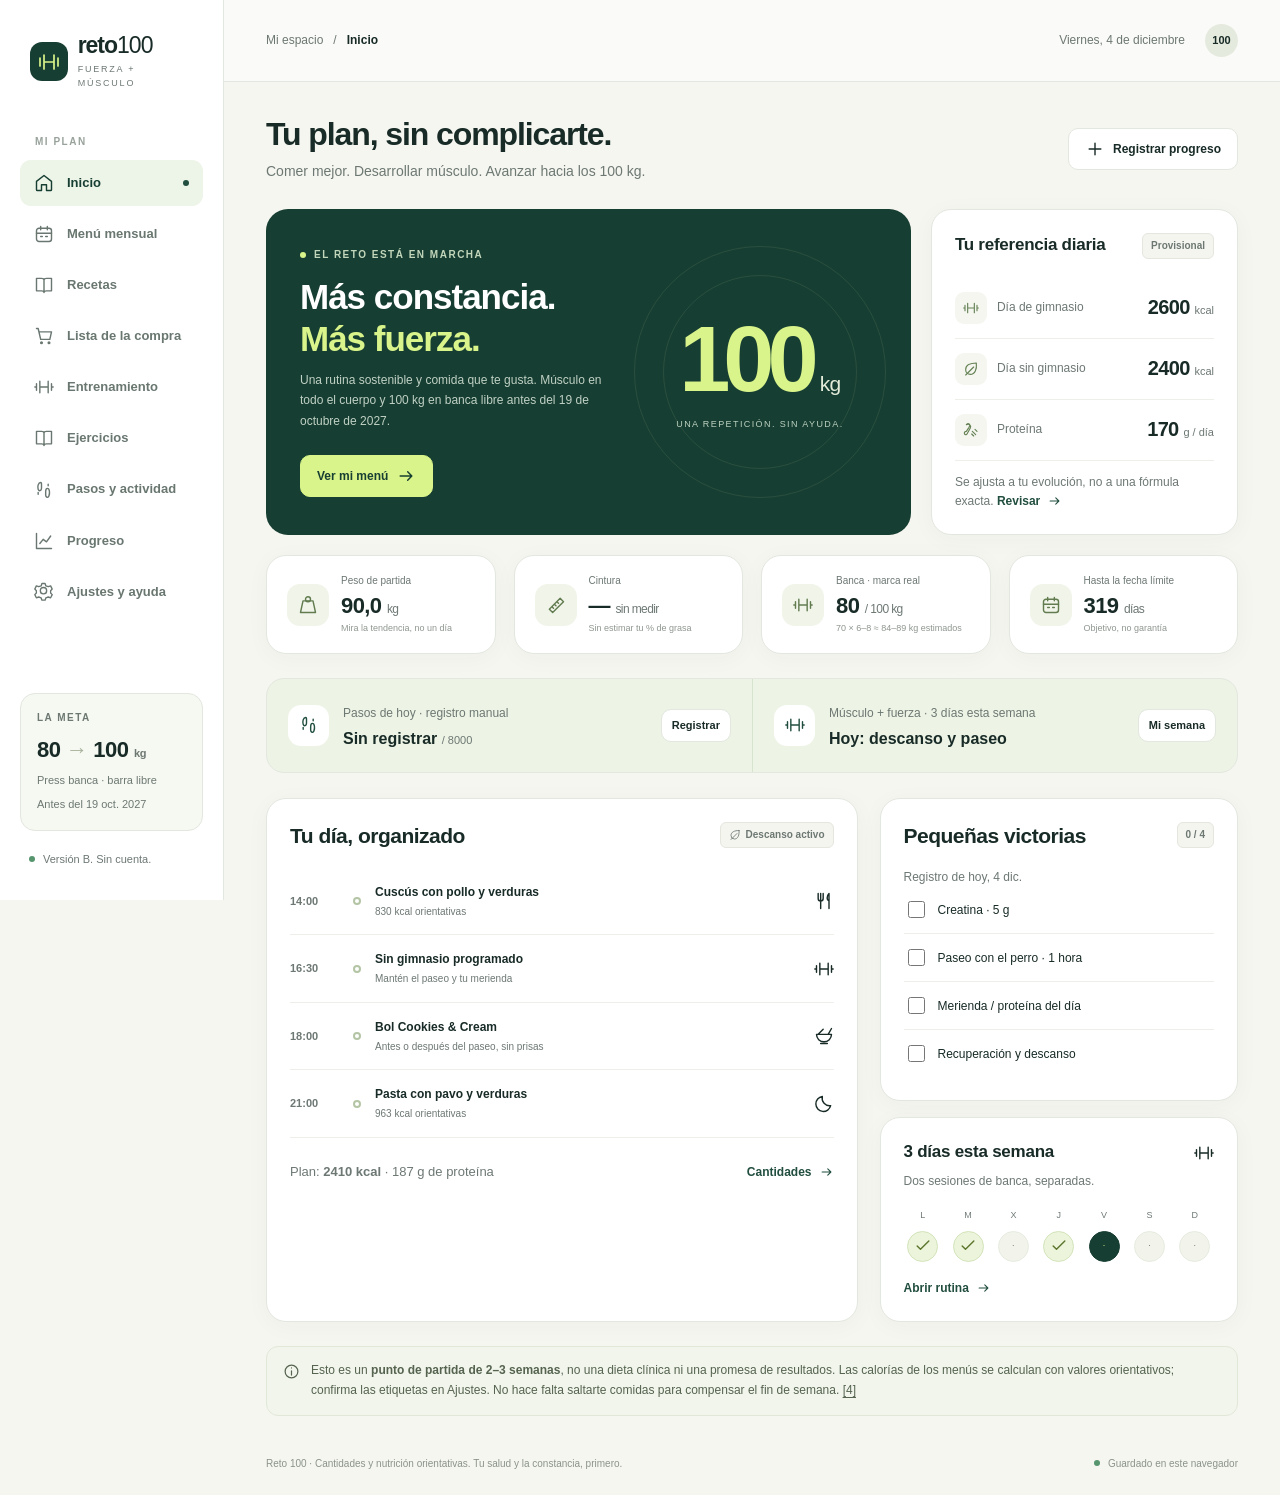
<file: Reto100_B.html>
<!doctype html>
<html lang="es">
<head>
 <meta charset="utf-8">
 <meta name="viewport" content="width=device-width,initial-scale=1">
 <meta name="theme-color" content="#173e32">
 <meta name="description" content="Tu plan personal para perder grasa, entrenar con constancia y avanzar hacia los 100 kg en press banca. Menus, recetas, compra y progreso, sin cuenta y sin conexion.">
 <meta name="referrer" content="no-referrer">
 <title>Reto 100 B | Fuerza, músculo y actividad</title>
 <link rel="icon" href="data:image/svg+xml,%3Csvg xmlns='http://www.w3.org/2000/svg' viewBox='0 0 80 80'%3E%3Crect width='80' height='80' rx='22' fill='%23173e32'/%3E%3Cpath d='M24 21v38M14 29v22m52-22v22M56 21v38M24 40h32' fill='none' stroke='%23d9f48a' stroke-width='6' stroke-linecap='round'/%3E%3C/svg%3E">
 <style>
:root{--bg:#f6f6f1;--paper:#fff;--ink:#182b27;--muted:#6d7873;--line:#e2e7df;--green:#214e3f;--deep:#173e32;--lime:#d9f48a;--soft:#edf4e8;--amber:#a76726;--amber-bg:#fff5e7;--red:#af4141;--radius:20px;--shadow:0 4px 25px rgba(24,43,39,.035);--sidebar:224px;--font:Inter,-apple-system,BlinkMacSystemFont,'Segoe UI',sans-serif}
*{box-sizing:border-box}html{scroll-behavior:smooth}body{margin:0;background:var(--bg);color:var(--ink);font:15px/1.55 var(--font);-webkit-font-smoothing:antialiased}button,input,select,textarea{font:inherit}button,a,input,select,textarea{-webkit-tap-highlight-color:transparent}button{cursor:pointer}button:disabled{cursor:not-allowed;opacity:.42}button:focus-visible,a:focus-visible,input:focus-visible,select:focus-visible,textarea:focus-visible,summary:focus-visible{outline:3px solid #92b743;outline-offset:4px}a{color:var(--green);text-underline-offset:3px}button{color:inherit}h1,h2,h3,h4,p{margin:0}h1{font-size:32px;line-height:1.2;letter-spacing:-1.1px}h2{font-size:21px;line-height:1.3;letter-spacing:-.5px}h3{font-size:17px;line-height:1.35;letter-spacing:-.25px}h4{font-size:15px}svg.icon{width:20px;height:20px;fill:none;stroke:currentColor;stroke-width:1.7;stroke-linecap:round;stroke-linejoin:round;flex-shrink:0}.muted{color:var(--muted)}.tiny{font-size:12px}.small{font-size:13px}.eyebrow{font-size:10px;letter-spacing:1.5px;font-weight:750;text-transform:uppercase}.mono{font-variant-numeric:tabular-nums}.upper{text-transform:uppercase}.strong{font-weight:650}.nowrap{white-space:nowrap}.wrap{flex-wrap:wrap}.flex{display:flex;align-items:center;gap:12px}.between{display:flex;align-items:center;justify-content:space-between;gap:16px}.start{align-items:flex-start}.stack{display:flex;flex-direction:column;gap:16px}.gap8{gap:8px}.gap24{gap:24px}.mt8{margin-top:8px}.mt12{margin-top:12px}.mt16{margin-top:16px}.mt24{margin-top:24px}.mb16{margin-bottom:16px}.hidden{display:none!important}.sr-only{position:absolute;width:1px;height:1px;overflow:hidden;clip:rect(0,0,0,0)}
.sidebar{width:var(--sidebar);position:fixed;inset:0 auto 0 0;background:#fff;border-right:1px solid var(--line);padding:32px 20px;display:flex;flex-direction:column;z-index:30}.brand{display:flex;align-items:center;gap:10px;padding:0 10px 33px;text-decoration:none;color:var(--ink)}.brand-mark{width:39px;height:39px;border-radius:12px;background:var(--deep);color:var(--lime);display:grid;place-items:center}.brand-mark svg{width:24px;height:24px}.brand-title{font-size:23px;font-weight:800;line-height:1.15;letter-spacing:-1px}.brand-title span{font-weight:400}.brand-sub{font-size:9px;letter-spacing:1.8px;color:var(--muted);margin-top:4px}.nav-section{font-size:10px;letter-spacing:1.5px;font-weight:700;color:#99a39c;padding:0 15px;margin:10px 0}.nav-list{display:flex;flex-direction:column;gap:5px}.nav-button{border:0;background:transparent;width:100%;text-align:left;display:flex;align-items:center;gap:13px;border-radius:11px;padding:13px 14px;font-size:13px;color:#697770;font-weight:550;transition:.18s}.nav-button:hover{background:#f6f8f3}.nav-button.active{background:var(--soft);color:var(--deep);font-weight:700}.nav-button.active:after{content:'';width:6px;height:6px;margin-left:auto;border-radius:50%;background:var(--green)}.sidebar-bottom{margin-top:auto}.side-goal{background:#f6f8f2;border:1px solid var(--line);border-radius:15px;padding:16px}.side-goal strong{font-size:22px;letter-spacing:-.5px}.side-goal small{font-size:11px;color:var(--muted)}.side-footer{padding:20px 9px 0;display:flex;align-items:center;gap:8px;font-size:11px;color:var(--muted)}.status-dot{height:6px;width:6px;background:#57956f;border-radius:50%;flex-shrink:0}.mobile-brand{display:none}
.shell{margin-left:var(--sidebar);min-height:100vh}.topbar{height:82px;padding:0 42px;display:flex;align-items:center;justify-content:space-between;border-bottom:1px solid var(--line);background:rgba(255,255,255,.5)}.breadcrumb{font-size:12px;color:var(--muted);display:flex;gap:10px;align-items:center}.breadcrumb strong{color:var(--ink);font-weight:600}.topbar-right{display:flex;align-items:center;gap:20px}.avatar{width:33px;height:33px;border-radius:50%;background:#e5eade;display:grid;place-items:center;font-size:11px;font-weight:750}.main{padding:33px 42px 25px;max-width:1510px;margin:auto;min-height:calc(100vh - 143px)}.page-head{display:flex;align-items:center;justify-content:space-between;gap:20px;margin-bottom:26px}.page-head p{margin-top:8px;font-size:14px;color:var(--muted)}.btn{border:1px solid var(--line);border-radius:10px;background:white;padding:10px 16px;display:inline-flex;gap:8px;align-items:center;justify-content:center;font-size:12px;font-weight:650;line-height:1.4;text-decoration:none;min-height:41px;transition:background .15s,transform .15s}.btn:hover{background:#f4f6f0;transform:translateY(-1px)}.btn-primary{background:var(--deep);border-color:var(--deep);color:white}.btn-primary:hover{background:#2a5747}.btn-lime{background:var(--lime);border-color:var(--lime);color:var(--deep)}.btn-lime:hover{background:#e6f8b5}.btn-danger{color:var(--red);border-color:#ead5d5}.btn-small{padding:7px 10px;min-height:33px;font-size:11px}.btn-ghost{background:transparent;border-color:transparent}.icon-btn{width:36px;height:36px;border:1px solid var(--line);background:#fff;border-radius:10px;display:grid;place-items:center}.icon-btn:hover{background:#eef2e8}.icon-btn svg{width:17px}.text-link{border:0;background:none;color:var(--green);font-size:12px;font-weight:650;padding:0;display:inline-flex;align-items:center;gap:7px}.text-link svg{width:15px}.badge{display:inline-flex;align-items:center;gap:5px;border:1px solid #dfe9d5;border-radius:6px;background:#f3f8eb;color:#527340;padding:4px 8px;font-size:10px;font-weight:650;white-space:nowrap}.badge-muted{background:#f5f5f0;color:var(--muted);border-color:#e5e6de}.badge-amber{background:var(--amber-bg);color:var(--amber);border-color:#ecdcbf}.badge svg{height:12px;width:12px}.card{background:var(--paper);border:1px solid var(--line);border-radius:var(--radius);box-shadow:var(--shadow);padding:23px}.card-head{display:flex;align-items:center;justify-content:space-between;gap:12px;margin-bottom:19px}.grid2{display:grid;grid-template-columns:1fr 1fr;gap:22px}.grid3{display:grid;grid-template-columns:repeat(3,1fr);gap:18px}.grid4{display:grid;grid-template-columns:repeat(4,1fr);gap:18px}.span2{grid-column:span 2}.empty{padding:45px 24px;text-align:center;border:1px dashed #cdd8ce;background:#f9fbf6;border-radius:14px;color:var(--muted)}.empty svg{width:28px;height:28px;margin-bottom:10px;color:var(--green)}.empty strong{display:block;color:var(--ink);margin-bottom:6px}.note{background:#f1f5ec;border:1px solid #e1e8d8;border-radius:12px;padding:14px 16px;color:#55634f;font-size:12px;line-height:1.65;display:flex;gap:11px;align-items:flex-start}.note svg{margin-top:2px;width:17px;height:17px}.note-amber{background:var(--amber-bg);border-color:#eddcc2;color:#876036}.note-red{background:#fff3f2;border-color:#efd9d4;color:#90443e}.note a{color:inherit}.divider{height:1px;background:var(--line);margin:20px 0}.footer{padding:15px 42px 24px;display:flex;justify-content:space-between;gap:16px;color:#8a938a;font-size:10px}
.hero{position:relative;isolation:isolate;overflow:hidden;background:var(--deep);border-radius:22px;padding:30px 34px;color:#fff;min-height:260px;display:flex;justify-content:space-between;align-items:center;gap:20px}.hero-copy{max-width:470px;position:relative;z-index:2}.hero .eyebrow{color:#c2d6bb;display:flex;gap:8px;align-items:center}.hero .eyebrow:before{content:'';width:6px;height:6px;border-radius:50%;background:var(--lime)}.hero h2{font-size:35px;line-height:1.18;letter-spacing:-1px;margin:14px 0 11px;max-width:390px;font-weight:550}.hero h2 em{font-style:normal;color:var(--lime);font-weight:750}.hero p{font-size:12px;color:#c0d1c5;max-width:345px;line-height:1.7}.hero .btn{margin-top:24px}.hero-visual{width:250px;min-width:200px;align-self:stretch;position:relative;display:flex;flex-direction:column;align-items:center;justify-content:center}.hero-visual:before,.hero-visual:after{position:absolute;content:'';border:1px solid #72917633;border-radius:50%;width:250px;height:250px}.hero-visual:after{width:192px;height:192px}.hero-number{font-size:92px;line-height:1;letter-spacing:-7px;color:var(--lime);font-weight:800;position:relative;z-index:2}.hero-number small{font-size:21px;letter-spacing:-.6px;margin-left:8px;font-weight:450;color:#e3ebd9}.hero-caption{font-size:9px;letter-spacing:1.4px;margin-top:13px;position:relative;z-index:1;color:#bbd1c0}.hero-grid{display:grid;grid-template-columns:minmax(0,2.1fr) minmax(230px,1fr);gap:20px;margin-bottom:20px}.daily-targets{padding:23px}.target-row{display:flex;justify-content:space-between;align-items:center;padding:14px 0;border-bottom:1px solid #edf0e8}.target-row:last-of-type{border:0}.target-label{display:flex;gap:10px;align-items:center;font-size:12px;color:var(--muted)}.target-icon{height:32px;width:32px;display:grid;place-items:center;background:#f4f6ef;color:#648154;border-radius:9px}.target-icon svg{height:16px;width:16px}.target-value{font-weight:750;font-size:20px;letter-spacing:-.7px}.target-value small{font-weight:450;font-size:11px;color:var(--muted);letter-spacing:0}.kpi{padding:17px 20px;display:flex;gap:12px;align-items:center}.kpi-icon{height:42px;width:42px;border-radius:13px;background:#f0f4e9;color:#627c50;display:grid;place-items:center}.kpi-title{font-size:10px;color:var(--muted);margin-bottom:3px}.kpi-value{font-size:22px;font-weight:700;letter-spacing:-.6px;line-height:1.25}.kpi-value small{font-size:12px;font-weight:400;color:var(--muted)}.kpi-extra{font-size:9px;color:#8e968f;margin-top:3px}.home-lower{display:grid;grid-template-columns:minmax(0,1.65fr) minmax(260px,1fr);gap:22px;margin-top:25px}.schedule-item{display:flex;align-items:center;gap:14px;padding:15px 0;border-bottom:1px solid #edf0e8}.schedule-item:last-child{border:0;padding-bottom:0}.time{font-size:11px;font-weight:700;color:var(--muted);width:49px;flex-shrink:0;font-variant-numeric:tabular-nums}.time-dot{width:8px;height:8px;border:2px solid #b4c5a5;border-radius:50%;flex-shrink:0}.schedule-name{font-size:12px;font-weight:650;line-height:1.5}.schedule-sub{font-size:10px;color:var(--muted);margin-top:3px}.mini-macros{display:flex;gap:12px;font-size:10px;color:var(--muted);margin-top:4px}.habit{display:flex;align-items:center;gap:10px;padding:12px 0;cursor:pointer;border-bottom:1px solid #edf0e8;font-size:12px}.habit:last-child{border:0}.habit input,.shop-row input[type=checkbox],.exercise-done{accent-color:var(--green);width:17px;height:17px;flex-shrink:0;cursor:pointer}.habit input:checked+span{text-decoration:line-through;color:#8b9587}.week-mini{display:grid;grid-template-columns:repeat(7,1fr);gap:7px;margin-top:18px}.week-dot{display:flex;flex-direction:column;align-items:center;gap:8px;font-size:9px;color:var(--muted)}.week-dot i{font-style:normal;height:31px;width:31px;border-radius:50%;display:grid;place-items:center;background:#f2f4ec;border:1px solid #e6ebdf}.week-dot i.gym{background:#ecf4db;color:#5c762d;border-color:#d3e4bb}.week-dot i.selected{background:var(--deep);color:var(--lime);border-color:var(--deep)}
.toolbar{display:flex;align-items:center;justify-content:space-between;gap:15px;flex-wrap:wrap;margin-bottom:20px}.field{display:flex;flex-direction:column;gap:6px}.field label,.label{font-size:11px;color:var(--muted);font-weight:650}.input,select,textarea{border:1px solid #dce3d8;border-radius:9px;padding:10px 11px;min-height:41px;background:#fff;color:var(--ink);max-width:100%;font-size:12px}.input[type=number]{width:100%}.input:focus,select:focus,textarea:focus{border-color:#729156}.switch-label{display:inline-flex;align-items:center;gap:8px;font-size:12px;cursor:pointer}.switch-label input{accent-color:var(--green);width:17px;height:17px}.segmented{background:#eef1e8;border:1px solid #e1e6da;border-radius:10px;padding:4px;display:inline-flex;gap:3px;flex-wrap:wrap}.segment{border:0;border-radius:7px;background:transparent;font-size:11px;padding:7px 12px;color:var(--muted);font-weight:600}.segment.active{background:white;color:var(--ink);box-shadow:0 1px 4px #183d3110}.week-tabs{display:flex;gap:8px;flex-wrap:wrap}.week-tab{background:white;border:1px solid var(--line);border-radius:9px;font-size:11px;padding:8px 14px;font-weight:550}.week-tab.active{background:var(--deep);color:white;border-color:var(--deep)}.day-strip{display:grid;grid-template-columns:repeat(7,1fr);gap:10px;margin:17px 0}.day-cell{position:relative;border:1px solid var(--line);border-radius:13px;padding:13px 5px 10px;background:#fff;color:var(--muted);display:flex;flex-direction:column;align-items:center;gap:7px;min-height:95px;transition:.15s}.day-cell .day-num{font-size:24px;font-weight:650;line-height:1;letter-spacing:-.8px;color:var(--ink)}.day-cell .day-name{font-size:9px;text-transform:uppercase;letter-spacing:.8px}.day-cell .day-state{font-size:9px;display:flex;align-items:center;gap:4px}.day-cell .day-state:before{content:'';width:4px;height:4px;border-radius:50%;background:#b2bca9}.day-cell .day-state.gym:before{background:#759c33}.day-cell.active{border-color:var(--green);background:#edf4e5;box-shadow:inset 0 0 0 1px var(--green)}.day-cell.today:after{content:'';position:absolute;top:7px;right:7px;width:5px;height:5px;background:var(--green);border-radius:50%}.day-heading{display:flex;align-items:center;justify-content:space-between;gap:20px;margin:23px 0 14px}.nutrition-summary{padding:19px 24px;display:grid;grid-template-columns:1.4fr repeat(3,1fr);gap:18px;margin-bottom:20px}.macro-value{font-size:23px;font-weight:700;line-height:1.2;letter-spacing:-.7px}.macro-value small{font-size:12px;font-weight:450;color:var(--muted);letter-spacing:0}.macro-label{font-size:10px;color:var(--muted);margin-top:5px}.macro-bar{height:4px;background:#eaf0e3;border-radius:99px;overflow:hidden;margin-top:10px}.macro-bar>span{display:block;background:#73944b;border-radius:99px;height:100%}.meal-card{padding:0;overflow:hidden;display:flex;flex-direction:column}.meal-card-top{padding:20px 20px 15px;background:#f8faf4;border-bottom:1px solid #e9eee2;display:flex;justify-content:space-between;align-items:center}.meal-time{font-size:10px;letter-spacing:1px;font-weight:700;color:#788b68}.meal-icon{width:35px;height:35px;border-radius:50%;background:#eaf0df;color:#6f884e;display:grid;place-items:center}.meal-body{padding:19px 20px;display:flex;flex-direction:column;flex:1}.meal-body h3{font-size:17px;min-height:44px;margin-bottom:11px}.meal-body select{width:100%;font-size:11px;margin:2px 0 13px;background:#fafbf7}.ingredients-mini{padding:0;margin:0 0 14px;list-style:none}.ingredients-mini li{font-size:11px;display:flex;justify-content:space-between;gap:10px;padding:5px 0;border-bottom:1px solid #f2f4ed}.ingredients-mini li:last-child{border:0}.ingredients-mini span{color:var(--muted);max-width:76%}.ingredients-mini b{font-variant-numeric:tabular-nums;font-weight:650;white-space:nowrap}.meal-total{font-size:11px;font-weight:650;margin-top:auto;padding-top:12px;border-top:1px solid var(--line);display:flex;justify-content:space-between}.meal-actions{display:flex;gap:6px;margin-top:14px}.meal-actions .btn{flex:1;font-size:10px;padding:8px 5px}.tip-box{background:#fff;border:1px dashed #d1dcc7;border-radius:13px;padding:18px;font-size:12px;color:var(--muted)}
.search-wrap{display:flex;align-items:center;gap:10px;background:#fff;border:1px solid var(--line);border-radius:10px;padding:0 12px;min-width:220px}.search-wrap input{border:0;outline:none;background:transparent;min-height:41px;font-size:12px;min-width:0;width:100%}.search-wrap svg{color:#7e8d72;width:17px}.recipe-card{padding:0;overflow:hidden;display:flex;flex-direction:column}.recipe-art{height:128px;background:#eaf0df;position:relative;overflow:hidden;display:flex;align-items:center;justify-content:center}.recipe-art.theme1{background:#f3eadd}.recipe-art.theme2{background:#e9ede3}.recipe-art.theme3{background:#ecebf3}.recipe-art.theme4{background:#f3e7e2}.recipe-art.theme5{background:#e2ece7}.recipe-art .recipe-no{font-size:80px;line-height:1;letter-spacing:-5px;font-weight:800;opacity:.09;position:absolute;left:15px;bottom:-7px;color:#35452d}.recipe-art .dish{width:81px;height:81px;border-radius:50%;border:10px solid #fff9;background:#fff8;box-shadow:0 5px 12px #33402108;display:grid;place-items:center;transform:rotate(-10deg)}.recipe-art .dish svg{width:34px;height:34px;color:#6a8055}.recipe-art .badge{position:absolute;top:12px;left:12px;background:#fff9;border-color:#fff5;color:#68725f;backdrop-filter:blur(5px)}.recipe-art .time-badge{position:absolute;top:13px;right:12px;font-size:9px;color:#6e7968}.recipe-content{padding:20px;display:flex;flex-direction:column;flex:1}.recipe-content h3{font-size:15px;min-height:40px}.recipe-content p{font-size:11px;color:var(--muted);margin:10px 0 15px}.recipe-content .btn{margin-top:auto;align-self:flex-start}.carb-result{border-radius:14px;background:#edf4e2;padding:20px;margin-top:16px}.carb-result strong{font-size:29px;letter-spacing:-1px}.carb-result p{font-size:12px;color:#687759}
.shop-progress{display:flex;gap:22px;align-items:center}.shop-progress-num{font-size:28px;font-weight:750;letter-spacing:-1px}.shop-meta{display:flex;align-items:center;gap:16px}.shop-section{margin-top:22px}.shop-category{font-size:11px;font-weight:750;color:#829275;letter-spacing:1px;text-transform:uppercase;margin:0 0 10px;display:flex;align-items:center;gap:9px}.shop-list{background:#fff;border:1px solid var(--line);border-radius:14px;overflow:hidden}.shop-row{display:grid;grid-template-columns:25px minmax(180px,1.4fr) 120px minmax(150px,1fr);align-items:center;gap:12px;min-height:72px;padding:13px 20px;border-bottom:1px solid #eef1e9;cursor:pointer}.shop-row:last-child{border:0}.shop-row:hover{background:#fafbf6}.shop-row.bought .shop-name{text-decoration:line-through;color:#9aa193}.shop-row.bought{background:#fafbf6}.shop-name{font-size:13px;font-weight:550}.shop-note{font-size:10px;color:var(--muted);margin-top:3px}.shop-quantity{font-size:15px;font-weight:700;text-align:right;font-variant-numeric:tabular-nums}.shop-package{text-align:right;font-size:11px;color:var(--muted)}.stock-summary{border:1px solid #dfebd1;padding:18px 22px;border-radius:14px;background:#eef5e5;display:flex;align-items:center;gap:15px;margin-bottom:20px}.stock-summary strong{font-size:14px}
.training-tabs{display:grid;grid-template-columns:repeat(4,1fr);gap:13px;margin-bottom:24px}.training-tab{padding:17px;border:1px solid var(--line);border-radius:14px;background:#fff;text-align:left}.training-tab span{display:block;font-size:10px;color:var(--muted);margin-bottom:7px}.training-tab strong{font-size:14px;line-height:1.3;display:block}.training-tab.active{background:#eaf2df;border-color:#738a5a}.training-info{display:flex;align-items:flex-start;justify-content:space-between;gap:20px;padding-bottom:20px;border-bottom:1px solid var(--line)}.exercise-row{display:grid;grid-template-columns:30px minmax(190px,2fr) 100px 90px 95px;gap:15px;align-items:center;padding:19px 0;border-bottom:1px solid #edf0e8}.exercise-row:last-child{border:0}.exercise-name{font-size:13px;font-weight:650}.exercise-hint{font-size:10px;color:var(--muted);margin-top:5px}.exercise-value{font-size:12px}.exercise-value small{display:block;font-size:9px;color:var(--muted);margin-top:4px}.exercise-row.checked .exercise-name{text-decoration:line-through;color:#929c8b}.exercise-row .input{max-width:82px;padding:7px 8px;min-height:36px}.training-tools{display:grid;grid-template-columns:1fr 1fr;gap:22px;margin-top:22px}.timer-value{font-size:50px;font-weight:650;letter-spacing:-2px;line-height:1.2;font-variant-numeric:tabular-nums;margin:12px 0}.plate-result{border-radius:10px;background:#f0f5e8;padding:16px;margin-top:14px;font-size:13px}.plate-result strong{font-size:23px;letter-spacing:-.7px}.rules{margin:0;padding-left:19px}.rules li{font-size:12px;color:#65715e;margin:9px 0;padding-left:4px}.lift-highlight{padding:20px;border-radius:14px;background:var(--deep);color:#fff;display:flex;justify-content:space-between;gap:20px;align-items:center}.lift-highlight strong{font-size:27px;letter-spacing:-.7px;color:var(--lime)}.lift-highlight p{font-size:11px;color:#c1d0c4}.progress-form{display:grid;grid-template-columns:repeat(4,1fr);gap:14px}.progress-form .wide{grid-column:span 2}.chart{width:100%;height:230px;margin-top:12px;display:block}.chart text{font:10px var(--font);fill:#839075}.chart .grid-line{stroke:#e9ede2;stroke-width:1}.chart .data-line{stroke:#4a7450;stroke-width:2.5;fill:none}.chart .data-point{fill:#f4f8eb;stroke:#4a7450;stroke-width:2}.chart .area{fill:#edf3e2}.chart-caption{font-size:10px;color:var(--muted);margin-top:5px}.data-table-wrap{overflow-x:auto}.data-table{width:100%;border-collapse:collapse;font-size:12px}.data-table th{font-size:10px;color:var(--muted);font-weight:600;text-align:left;background:#f7f9f2;padding:11px 13px;white-space:nowrap}.data-table td{padding:13px;border-bottom:1px solid #edf0e8;font-variant-numeric:tabular-nums;white-space:nowrap}.data-table td.notes{white-space:normal;min-width:140px;max-width:260px}.data-table tr:last-child td{border:0}.label-table td,.label-table th{padding:9px}.label-table input{width:75px;padding:7px;min-height:34px}.label-table .food-title{min-width:190px;font-size:11px;white-space:normal}.settings-grid{display:grid;grid-template-columns:1fr 1fr;gap:22px}.settings-form{display:grid;grid-template-columns:1fr 1fr;gap:14px}.source-item{padding:13px 0;border-bottom:1px solid #edf0e8}.source-item:last-child{border:0}.source-item a{font-size:12px;font-weight:650}.source-item p{font-size:11px;color:var(--muted);margin-top:4px}.faq details{border-bottom:1px solid var(--line);padding:13px 0}.faq details:last-child{border:0}.faq summary{font-size:12px;font-weight:600;cursor:pointer}.faq details p{font-size:12px;color:var(--muted);margin-top:10px;line-height:1.8}.pill-list{display:flex;gap:8px;flex-wrap:wrap}.pill{font-size:11px;padding:6px 10px;border:1px solid #e1e7d9;background:#f6f8f1;border-radius:8px}.modal{border:0;border-radius:22px;padding:0;max-width:720px;width:calc(100% - 32px);max-height:90vh;color:var(--ink);box-shadow:0 25px 100px #132d3940;background:white}.modal::backdrop{background:#152a24a1;backdrop-filter:blur(4px)}.modal-head{position:sticky;top:0;z-index:3;background:#fff;padding:23px 27px 18px;border-bottom:1px solid var(--line);display:flex;align-items:flex-start;justify-content:space-between;gap:20px}.modal-head h2{font-size:22px}.modal-body{padding:23px 27px 27px}.modal-ingredients{margin:15px 0;display:grid;grid-template-columns:1fr 1fr;gap:8px 20px}.modal-ingredient{display:flex;justify-content:space-between;align-items:center;gap:10px;padding:9px 0;border-bottom:1px solid #edf0e7;font-size:12px}.modal-ingredient span{max-width:72%}.modal-ingredient input{width:75px;min-height:35px;padding:6px 9px}.steps{padding:0;margin:16px 0;list-style:none;counter-reset:steps}.steps li{counter-increment:steps;position:relative;padding:0 0 18px 37px;font-size:13px;color:#62705d}.steps li:before{content:counter(steps);position:absolute;top:0;left:0;background:#edf4e3;border-radius:50%;width:25px;height:25px;font-size:11px;color:#64833d;display:grid;place-items:center;font-weight:700}.modal-footer{margin-top:22px;display:flex;justify-content:flex-end;gap:10px}.toast{position:fixed;bottom:26px;left:calc(50% + 85px);transform:translateX(-50%) translateY(30px);opacity:0;z-index:100;background:var(--deep);color:white;padding:13px 20px;border-radius:12px;box-shadow:0 8px 30px #0002;font-size:12px;pointer-events:none;transition:.25s;max-width:calc(100% - 30px);text-align:center}.toast.show{transform:translateX(-50%);opacity:1}.print-only{display:none}.storage-warning{background:#fff0da;color:#865723;font-size:12px;padding:10px 18px;text-align:center}
@media(min-width:1600px){.main{padding-top:42px}.hero{min-height:280px}.hero h2{font-size:40px}.hero-visual{width:280px}.hero-number{font-size:110px}}
@media(max-width:1200px){:root{--sidebar:200px}.sidebar{padding:26px 15px}.main{padding:27px 26px}.topbar{padding:0 26px}.footer{padding-left:26px;padding-right:26px}.hero{padding:26px;min-height:255px}.hero h2{font-size:31px}.hero-visual{width:170px;min-width:150px}.hero-visual:before{width:180px;height:180px}.hero-visual:after{width:140px;height:140px}.hero-number{font-size:73px;letter-spacing:-5px}.hero-caption{font-size:8px}.hero-grid{grid-template-columns:minmax(0,1.7fr) minmax(225px,1fr)}.grid4{gap:12px}.kpi{padding:15px 14px;gap:9px}.kpi-icon{width:34px;height:34px}.kpi-value{font-size:19px}.meal-body{padding:16px}.meal-card-top{padding:17px 16px}.home-lower{grid-template-columns:minmax(0,1.4fr) minmax(240px,1fr)}.shop-row{grid-template-columns:22px minmax(150px,1.3fr) 100px minmax(120px,1fr);gap:10px}.exercise-row{grid-template-columns:26px minmax(160px,2fr) 80px 80px 75px;gap:10px}.grid3{gap:14px}.recipe-content{padding:16px}}
@media(max-width:1000px){.hero-visual{display:none}.hero-copy{max-width:100%}.hero-grid{grid-template-columns:1.35fr 1fr}.grid4{grid-template-columns:repeat(2,1fr)}.grid3{grid-template-columns:repeat(2,1fr)}.meal-grid{grid-template-columns:1fr}.meal-card{display:grid;grid-template-columns:128px 1fr}.meal-card-top{flex-direction:column;justify-content:center;gap:15px;border-bottom:0;border-right:1px solid var(--line)}.meal-body h3{min-height:0}.meal-body{padding:18px 22px}.ingredients-mini{display:grid;grid-template-columns:1fr 1fr;gap:0 18px}.meal-actions .btn{flex:0 1 auto;padding:8px 13px}.home-lower{grid-template-columns:1fr}.training-tabs{grid-template-columns:repeat(2,1fr)}.settings-grid,.training-tools{grid-template-columns:1fr}.progress-form{grid-template-columns:1fr 1fr}.shop-row{grid-template-columns:22px 1fr 110px}.shop-package{grid-column:2/4;text-align:left;margin-top:-10px}.nutrition-summary{padding:18px;gap:12px}.macro-value{font-size:21px}.hero p{max-width:100%}}
@media(max-width:760px){:root{--sidebar:0px}body{font-size:14px}.sidebar{position:sticky;top:0;width:100%;height:auto;padding:0;background:#fff;border-right:0;box-shadow:0 2px 14px #23351f06}.brand,.nav-section,.sidebar-bottom{display:none}.mobile-brand{display:flex;align-items:center;justify-content:space-between;padding:14px 18px;border-bottom:1px solid #eff1e9}.mobile-brand .brand-title{font-size:20px}.mobile-brand .brand-mark{width:31px;height:31px;border-radius:9px}.mobile-brand .brand-mark svg{width:20px}.mobile-brand .badge{font-size:9px}.nav-list{flex-direction:row;overflow-x:auto;gap:3px;padding:7px 12px;scrollbar-width:none}.nav-list::-webkit-scrollbar{display:none}.nav-button{width:auto;padding:9px 12px;border-radius:8px;font-size:11px;gap:6px;white-space:nowrap}.nav-button .icon{height:15px;width:15px}.nav-button.active:after{display:none}.shell{margin:0}.topbar{height:45px;padding:0 19px}.topbar-right{gap:10px}.avatar{display:none}.topbar-right .tiny{font-size:10px}.breadcrumb{font-size:10px}.main{padding:24px 18px 20px;min-height:calc(100vh - 175px)}.page-head{margin-bottom:21px;align-items:flex-start;gap:12px}.page-head h1{font-size:26px;letter-spacing:-.85px}.page-head p{font-size:12px;max-width:300px;margin-top:7px}.page-head>.btn{font-size:10px;padding:9px 12px;min-height:36px}.page-head>.btn .icon{width:15px;height:15px}.hero-grid{grid-template-columns:1fr;gap:15px}.hero{min-height:232px;padding:25px}.hero-copy{max-width:80%}.hero h2{font-size:31px;max-width:260px}.hero p{font-size:11px}.hero .btn{margin-top:19px}.hero-visual{display:flex;position:absolute;right:-50px;bottom:-45px;opacity:.16;pointer-events:none;width:220px;height:260px}.hero-number{font-size:108px;letter-spacing:-8px}.hero-number small{display:none}.hero-caption{display:none}.daily-targets{padding:18px 20px}.daily-targets .card-head{margin-bottom:8px}.daily-targets .target-row{padding:10px 0}.daily-targets .target-label{font-size:11px}.daily-targets .target-value{font-size:18px}.grid2{grid-template-columns:1fr;gap:15px}.grid3{gap:13px}.card{padding:20px;border-radius:16px}.kpi{padding:14px 12px;border-radius:14px}.kpi-icon{width:33px;height:33px;border-radius:10px}.kpi-icon svg{width:17px;height:17px}.kpi-value{font-size:19px}.kpi-extra{font-size:9px}.home-lower{gap:15px;margin-top:18px}.card-head h2{font-size:17px}.footer{font-size:9px;padding:14px 18px 22px;flex-direction:column;gap:5px}.toolbar{gap:12px}.toolbar .flex{flex-wrap:wrap}.week-tabs{gap:6px}.week-tab{font-size:10px;padding:7px 10px}.day-strip{gap:5px;margin:15px 0}.day-cell{border-radius:10px;padding:12px 2px 9px;min-height:82px;gap:6px}.day-cell .day-num{font-size:20px}.day-cell .day-name{font-size:8px}.day-cell .day-state{font-size:7px}.day-heading{align-items:flex-start;gap:12px}.day-heading h2{font-size:17px}.day-heading select{font-size:10px;min-height:34px;padding:7px;max-width:130px}.nutrition-summary{padding:15px;gap:12px 7px;border-radius:13px;grid-template-columns:1.4fr 1fr 1fr 1fr}.macro-value{font-size:18px}.macro-value small{font-size:9px}.macro-label{font-size:8px}.macro-bar{margin-top:7px}.note{font-size:11px;padding:12px}.meal-grid{gap:15px}.meal-card{padding:0;border-radius:16px;grid-template-columns:1fr}.meal-card-top{flex-direction:row;border-right:0;border-bottom:1px solid var(--line);justify-content:space-between;padding:13px 18px}.meal-icon{width:27px;height:27px}.meal-icon svg{width:16px;height:16px}.meal-body{padding:17px 18px}.ingredients-mini{gap:0 15px}.ingredients-mini li{font-size:10px}.ingredients-mini span{max-width:72%}.meal-body h3{font-size:17px}.meal-actions .btn{flex:1}.recipe-art{height:110px}.recipe-art .badge{font-size:8px;padding:3px 6px}.recipe-art .time-badge{font-size:8px}.recipe-art .dish{width:66px;height:66px;border-width:8px}.recipe-art .dish svg{width:26px;height:26px}.recipe-content{padding:14px}.recipe-content h3{font-size:13px;min-height:36px}.recipe-content p{font-size:10px}.recipe-content .btn{font-size:10px;padding:7px 10px}.recipe-no{font-size:65px!important}.shop-row{padding:13px 15px;grid-template-columns:23px minmax(110px,1fr) 85px;gap:9px}.shop-name{font-size:12px}.shop-quantity{font-size:13px}.shop-note,.shop-package{font-size:9px}.stock-summary{padding:14px;gap:10px;align-items:flex-start}.stock-summary strong{font-size:12px}.shop-progress{gap:12px}.shop-progress-num{font-size:24px}.shop-meta{gap:10px;flex-wrap:wrap}.training-tabs{gap:10px}.training-tab{padding:14px}.training-tab strong{font-size:12px}.training-tab span{font-size:9px}.training-info{flex-wrap:wrap}.exercise-row{grid-template-columns:23px 1fr 75px;gap:9px;padding:17px 0}.exercise-row .exercise-value:nth-last-child(2){grid-column:2;grid-row:auto}.exercise-row .exercise-value:last-child{grid-column:3;grid-row:auto}.exercise-name{font-size:12px}.exercise-hint{font-size:10px}.exercise-row .exercise-value{font-size:11px}.progress-form{gap:11px}.progress-form .wide{grid-column:span 2}.chart{height:210px}.data-table th,.data-table td{padding:10px;font-size:10px}.settings-form{gap:13px}.settings-grid{gap:15px}.modal{border-radius:17px;max-height:92vh}.modal-head{padding:20px}.modal-head h2{font-size:19px}.modal-body{padding:20px}.modal-ingredients{grid-template-columns:1fr;gap:0}.modal-ingredient{font-size:11px}.steps li{font-size:12px}.toast{left:50%;bottom:20px;font-size:11px;min-width:210px}.span2{grid-column:auto}.btn{font-size:11px}.search-wrap{min-width:100%}.lift-highlight strong{font-size:23px}}
@media(prefers-reduced-motion:reduce){*{scroll-behavior:auto!important;transition:none!important;animation:none!important}}
@media print{body{background:#fff;font-size:11px}.sidebar,.topbar,.footer,.no-print,.toast,.modal,.storage-warning{display:none!important}.shell{margin:0}.main{padding:0;max-width:100%}.page-head{margin-bottom:15px}.page-head h1{font-size:24px}.card,.shop-list,.shop-row,.print-block{box-shadow:none;break-inside:avoid}.card{padding:13px;border-radius:7px}.print-only{display:block}.shop-row{min-height:48px;padding:8px 12px}.shop-section{margin-top:15px}.shop-note{font-size:9px}.shop-package{font-size:9px}.shop-category{font-size:10px}.note{font-size:10px}.grid3{grid-template-columns:repeat(3,1fr)}.meal-grid{display:grid;grid-template-columns:1fr 1fr 1fr}.meal-card{display:flex}.meal-card-top{padding:10px}.meal-body{padding:10px}.meal-body h3{font-size:13px;min-height:35px}.ingredients-mini{display:block}.meal-body select,.meal-actions{display:none}.meal-time{font-size:9px}.hero{background:#fff!important;color:#173e32;border:1px solid #ccc;min-height:0}.hero h2,.hero p{color:#173e32}.hero h2 em{color:#173e32}.hero-visual{display:none}.exercise-row{grid-template-columns:20px 2fr 1fr 1fr 1fr}.data-table{font-size:10px}.training-tabs,.toolbar,.day-strip,.week-tabs{display:none!important}a{color:inherit}.nutrition-summary{break-inside:avoid}.page-break{break-before:page}}

.sr-only:focus{position:fixed;top:8px;left:8px;width:auto;height:auto;clip:auto;overflow:visible;background:#fff;padding:12px 20px;z-index:1000;border-radius:9px}#app:focus{outline:none}

</style>
 <style>
/* Version B: responsive, offline additions. */
.sidebar{overflow-y:auto}.v2-home-strip{display:grid;grid-template-columns:1fr 1fr;border:1px solid var(--line);background:#edf3e5;border-radius:18px;overflow:hidden}.v2-home-stat{display:flex;gap:14px;align-items:center;padding:21px;min-width:0}.v2-home-stat+.v2-home-stat{border-left:1px solid #d8e3ce}.v2-home-stat>div{flex:1;min-width:0}.v2-home-stat strong{display:block;font-size:16px;line-height:1.45;margin-top:4px}.v2-home-stat strong small{font-weight:400;font-size:11px;color:var(--muted)}.v2-round-icon{display:grid;place-items:center;width:41px;height:41px;background:white;border-radius:13px;flex-shrink:0;color:var(--green)}.v2-big{font-size:32px;font-weight:750;letter-spacing:-1px;display:block;margin:9px 0}.v2-big small{font-size:15px;font-weight:400;color:var(--muted);letter-spacing:0}.v2-activity-grid{display:grid;grid-template-columns:minmax(255px,.82fr) 1.4fr;gap:22px}.v2-step-hero{background:var(--deep);color:#fff;border-radius:22px;padding:27px;text-align:center}.v2-step-hero>.eyebrow{color:#c5d7b7}.v2-step-hero p{color:#d1dfc6;line-height:1.8}.v2-step-ring{width:210px;height:210px;border-radius:50%;background:conic-gradient(var(--lime) var(--progress),#46614b 0);padding:11px;margin:25px auto}.v2-step-ring>div{border-radius:50%;background:var(--deep);height:100%;display:flex;flex-direction:column;align-items:center;justify-content:center;gap:4px}.v2-step-ring svg{width:26px;height:26px;color:var(--lime)}.v2-step-ring strong{font-size:38px;line-height:1.3;letter-spacing:-1.5px}.v2-step-ring small{color:#bbd0b3}.v2-bars{display:flex;align-items:flex-end;gap:16px;padding:17px 5px 0}.v2-bar-col{flex:1;text-align:center;min-width:0}.v2-bar-num{display:block;font-size:12px;font-weight:600;height:25px}.v2-bar-track{height:145px;background:#f1f5eb;border-radius:9px;position:relative}.v2-bar-fill{position:absolute;bottom:0;left:0;width:100%;background:#75955c;border-radius:8px 8px 0 0;min-height:2px}.v2-bar-fill.unknown{background:#d5ded0}.v2-goal-line{position:absolute;left:-3px;right:-3px;height:1px;border-top:1px dashed #7e8d73;z-index:2}.v2-bar-col strong{display:block;font-size:12px;margin-top:10px;text-transform:capitalize}.v2-bar-col small{font-size:10px;color:var(--muted)}.v2-plan-options{display:grid;grid-template-columns:repeat(3,1fr);gap:14px}.v2-plan-option{padding:20px;background:#f4f7ed;text-align:left;border:1px solid #dfe7d4;border-radius:14px;transition:background .15s}.v2-plan-option:hover{background:#eaf2dc;border-color:#9fb685}.v2-plan-option strong{font-size:32px;display:block;letter-spacing:-1px}.v2-plan-option strong small{font-size:16px;font-weight:400;letter-spacing:0}.v2-plan-option>span{display:block;font-size:13px;font-weight:650;margin-top:4px}.v2-plan-option>small{font-size:11px;color:var(--muted);display:block;margin-top:4px}.v2-week-grid{display:grid;grid-template-columns:repeat(7,minmax(0,1fr));gap:10px}.v2-day{background:#fafbf7;border:1px solid var(--line);border-radius:12px;display:flex;flex-direction:column;align-items:flex-start;text-align:left;padding:13px 12px;min-height:124px}.v2-day>span{font-size:11px;color:var(--muted);text-transform:uppercase}.v2-day>strong{font-size:23px;font-weight:650}.v2-day>small{font-size:10px;color:var(--muted);line-height:1.45;margin-top:5px}.v2-day.gym{background:#eef4e4;border-color:#dde8ca}.v2-day.selected{background:var(--deep);border-color:var(--deep);color:white}.v2-day.selected span,.v2-day.selected small{color:#d6e6c7}.v2-volume{display:grid;grid-template-columns:repeat(6,1fr);border:1px solid var(--line);border-radius:15px;background:#fff;padding:15px 0}.v2-volume>div{display:flex;justify-content:center;align-items:baseline;flex-wrap:wrap;gap:5px;padding:6px 9px;border-right:1px solid var(--line)}.v2-volume>div:last-child{border:0}.v2-volume span{display:block;text-align:center;width:100%;font-size:11px;color:var(--muted)}.v2-volume strong{font-size:24px}.v2-volume small{font-size:10px;color:var(--muted)}.v2-session-select{display:grid;grid-template-columns:1fr 1fr;gap:20px;align-items:end}.v2-session-select .field{margin:0}.v2-workout-list{border-top:1px solid var(--line)}.v2-workout-row{display:grid;grid-template-columns:23px 92px minmax(150px,1fr) 233px 90px;gap:13px;padding:18px 0;border-bottom:1px solid var(--line);align-items:center}.v2-workout-row.done{background:#f7faef}.v2-check-ex{display:grid;place-items:center}.v2-check-ex input,.v2-product-check input{width:19px;height:19px;accent-color:var(--green);cursor:pointer}.v2-mini-art{padding:0;border:0;background:none;border-radius:11px;overflow:hidden;display:block}.v2-mini-art svg{display:block;width:100%;height:auto}.v2-workout-name>.text-link{font-size:13px;text-align:left;line-height:1.45}.v2-workout-name p{font-size:10px;color:var(--muted);margin:5px 0}.v2-small-link{font-size:10px;color:var(--green);background:none;border:0;padding:0;text-align:left}.v2-set-fields{display:grid;grid-template-columns:52px 76px 78px;gap:9px}.v2-set-fields label{display:flex;flex-direction:column;gap:5px;font-size:9px;color:var(--muted)}.v2-set-fields .input{padding:8px;min-width:0;width:100%;font-size:12px}.v2-ex-actions{display:flex;flex-direction:column;gap:8px;align-items:flex-end}.v2-ex-actions .btn{white-space:nowrap;font-size:10px;padding:6px 8px}.v2-ex-actions .btn .icon{width:13px;height:13px}.v2-add-ex{display:flex;gap:12px}.v2-add-ex select{flex:1;min-width:0}.v2-filter-row{display:flex;gap:8px;flex-wrap:wrap}.v2-exercise-grid{display:grid;grid-template-columns:repeat(3,minmax(0,1fr));gap:20px}.v2-ex-card{border:1px solid var(--line);border-radius:19px;background:white;overflow:hidden;transition:transform .16s,box-shadow .16s}.v2-ex-card:hover{box-shadow:0 8px 25px #29482b0b;transform:translateY(-2px)}.v2-ex-open{padding:0;border:0;background:none;text-align:left;width:100%;display:block}.v2-ex-art{position:relative;padding:10px 10px 0}.v2-motion-svg{width:100%;height:auto;display:block}.v2-ex-art svg{max-height:210px}.v2-play-icon{position:absolute;bottom:15px;right:23px;width:36px;height:36px;border-radius:50%;display:grid;place-items:center;background:var(--deep);color:var(--lime);box-shadow:0 3px 9px #102a2418}.v2-play-icon svg{width:17px;height:17px}.v2-ex-copy{padding:17px 19px 9px;min-height:122px}.v2-ex-copy>.eyebrow{font-size:8px;letter-spacing:.7px}.v2-ex-copy h3{margin-top:8px;line-height:1.45;font-size:15px}.v2-ex-copy p{font-size:11px;color:var(--muted);margin-top:6px}.v2-ex-footer{display:flex;justify-content:space-between;align-items:center;padding:9px 19px 17px;gap:8px}.v2-ex-footer .icon-btn{font-size:21px;color:#4b6b3c}.v2-ex-detail-grid{display:grid;grid-template-columns:1fr 1.1fr;gap:25px}.v2-large-motion{border-radius:16px;overflow:hidden}.v2-motion-controls{margin-top:14px;gap:8px;justify-content:center}.v2-motion-controls .btn{font-size:11px;padding:9px 12px}.v2-tech-steps{padding-left:22px;margin:12px 0 0}.v2-tech-steps li{padding-left:6px;margin:10px 0;font-size:13px;line-height:1.7;color:#506047}.v2-tech-steps li::marker{font-weight:750;color:var(--green)}#exercise-modal{max-width:870px;width:calc(100vw - 34px)}.v2-ex-modal-footer{border-top:1px solid var(--line);padding-top:20px;display:flex;gap:15px;justify-content:space-between;align-items:center}.v2-ex-modal-footer span{max-width:340px}.v2-shop-banner{border-radius:21px;background:#e9f0dc;display:flex;align-items:center;justify-content:space-between;gap:20px;padding:28px 30px;overflow:hidden}.v2-shop-banner h2{font-size:28px;line-height:1.25;letter-spacing:-.8px;margin:12px 0}.v2-shop-banner p{font-size:12px;max-width:405px;color:#66755d}.v2-shop-banner-art{display:flex;align-items:center;max-width:400px;min-width:250px;gap:0}.v2-shop-banner-art svg{width:145px;margin-left:-30px}.v2-products{display:grid;grid-template-columns:repeat(3,minmax(0,1fr));gap:18px}.v2-product{border:1px solid var(--line);background:#fff;border-radius:18px;overflow:hidden;break-inside:avoid}.v2-product.bought{opacity:.7}.v2-product.bought h3{text-decoration:line-through}.v2-product-image{position:relative;background:#f6f5ef;height:157px;padding:13px}.v2-product-image>.v2-food-art{height:100%;width:100%;display:block}.v2-product-check{position:absolute;right:9px;top:9px;display:flex;align-items:center;gap:4px;padding:5px 7px;background:#ffffffec;border:1px solid #e0e7d8;border-radius:9px;cursor:pointer;font-size:9px}.v2-product-check input{margin:0}.v2-product-copy{padding:18px}.v2-product-copy>.eyebrow{font-size:8px;letter-spacing:.8px}.v2-product-copy h3{font-size:15px;margin-top:7px;min-height:41px;line-height:1.4}.v2-product-qty{font-size:24px;font-weight:750;letter-spacing:-.6px;margin-top:9px}.v2-package{font-size:12px;color:#50694a;margin:2px 0 7px}.v2-package small{color:var(--muted)}.v2-product-details{margin-top:12px;border-top:1px solid var(--line);font-size:11px;line-height:1.7}.v2-product-details summary{font-size:11px;cursor:pointer;padding:10px 0;color:var(--green);font-weight:600}.v2-product-details p{margin:6px 0}.v2-product-details a{font-weight:600;font-size:11px}.v2-products.compact{grid-template-columns:1fr}.compact .v2-product{display:grid;grid-template-columns:155px 1fr;min-height:140px}.compact .v2-product-copy{position:relative;padding:15px 21px}.compact .v2-product-image{height:100%;min-height:160px;padding-top:28px}.compact .v2-product-copy h3{min-height:0;max-width:65%;font-size:16px}.compact .v2-product-qty{position:absolute;right:20px;top:11px}.compact .v2-package{margin-top:9px}.v2-library-intro .note{font-size:12px}.v2-plan-picker .input[type=date]{width:auto}.v2-food-art{max-width:100%}.v2-photo-tiles{display:none}
@media(min-width:1500px){.v2-exercise-grid,.v2-products{grid-template-columns:repeat(4,minmax(0,1fr))}.v2-workout-row{grid-template-columns:23px 95px minmax(170px,1fr) 233px 100px}}
@media(max-width:1200px){.v2-workout-row{grid-template-columns:23px 78px minmax(130px,1fr) 216px;gap:10px}.v2-ex-actions{grid-column:3/5;flex-direction:row;align-items:center;justify-content:flex-end;margin-top:-4px}.v2-set-fields{grid-template-columns:49px 72px 76px;gap:7px}.v2-exercise-grid{grid-template-columns:repeat(2,minmax(0,1fr))}.v2-products{grid-template-columns:repeat(2,minmax(0,1fr))}.v2-home-strip{grid-template-columns:1fr}.v2-home-stat+.v2-home-stat{border-left:0;border-top:1px solid #d8e3ce}.v2-day{padding:11px 9px}.v2-shop-banner-art{min-width:190px;max-width:230px}.v2-shop-banner-art svg{width:110px}.v2-plan-option{padding:17px}}
@media(max-width:850px){.v2-activity-grid{grid-template-columns:1fr 1.15fr}.v2-step-ring{width:172px;height:172px}.v2-step-hero{padding:21px}.v2-step-ring strong{font-size:32px}.v2-session-select{grid-template-columns:1fr}.v2-ex-detail-grid{grid-template-columns:1fr}.v2-large-motion{max-width:420px;margin:0 auto}.v2-week-grid{gap:6px}.v2-day{min-height:119px;padding:10px 6px}.v2-day small{font-size:9px}.v2-shop-banner h2{font-size:23px}}
@media(max-width:650px){.v2-activity-grid{grid-template-columns:1fr}.v2-step-hero{padding:24px}.v2-step-ring{width:190px;height:190px}.v2-bars{gap:8px}.v2-bar-num{font-size:10px}.v2-bar-col small{font-size:8px}.v2-bar-track{height:120px}.v2-plan-options{gap:8px}.v2-plan-option{padding:14px 10px}.v2-plan-option strong{font-size:27px}.v2-plan-option>span{font-size:11px;min-height:32px}.v2-plan-option>small{font-size:9px}.v2-week-grid{grid-template-columns:repeat(4,minmax(0,1fr));gap:8px}.v2-day{min-height:103px;padding:12px}.v2-day small{font-size:10px}.v2-volume{grid-template-columns:repeat(3,1fr);row-gap:5px}.v2-volume>div:nth-child(3){border-right:0}.v2-volume>div:nth-child(n+4){border-top:1px solid var(--line);padding-top:12px}.v2-workout-row{grid-template-columns:21px 70px 1fr;gap:9px;padding:18px 0}.v2-workout-name .text-link{font-size:12px}.v2-workout-name p{font-size:10px}.v2-set-fields{grid-column:2/4;grid-template-columns:55px 1fr 1fr;gap:9px;margin-top:3px}.v2-set-fields label{font-size:10px}.v2-ex-actions{grid-column:2/4;margin-top:3px}.v2-exercise-grid{gap:12px}.v2-ex-copy{padding:12px 13px 7px;min-height:140px}.v2-ex-copy h3{font-size:13px}.v2-ex-copy p{font-size:10px}.v2-ex-copy>.eyebrow{font-size:7px}.v2-ex-footer{padding:7px 13px 12px}.v2-ex-footer>.tiny{font-size:9px}.v2-ex-art{padding:6px 6px 0}.v2-ex-art svg{height:auto}.v2-play-icon{bottom:8px;right:13px;width:27px;height:27px}.v2-play-icon svg{width:12px;height:12px}.v2-shop-banner{padding:23px}.v2-shop-banner-art{display:none}.v2-shop-banner h2{font-size:24px}.v2-products{gap:12px}.v2-product-image{height:132px;padding:18px 8px 8px}.v2-product-copy{padding:13px}.v2-product-copy h3{font-size:13px;min-height:54px}.v2-product-copy>.eyebrow{font-size:7px}.v2-product-qty{font-size:22px}.v2-package{font-size:10px}.v2-product-copy>.tiny{font-size:10px}.v2-product-details summary{font-size:10px}.v2-product-details p,.v2-product-details a{font-size:10px}.v2-product-check{font-size:8px;right:6px;top:6px}.compact .v2-product{grid-template-columns:90px 1fr}.compact .v2-product-image{padding:35px 0 0;min-height:130px}.compact .v2-product-check{left:4px;right:auto}.compact .v2-product-copy{padding:13px}.compact .v2-product-copy h3{max-width:none;font-size:13px;min-height:0}.compact .v2-product-qty{position:static;font-size:21px}.v2-ex-modal-footer{flex-direction:column;align-items:stretch}.v2-add-ex{flex-direction:column}.v2-home-stat{padding:17px;gap:10px}.v2-home-stat strong{font-size:13px}.v2-home-stat>.btn{font-size:10px;padding:8px}.v2-home-stat .tiny{font-size:10px}.v2-tech-steps li{font-size:12px}.v2-ex-detail-grid{gap:20px}.v2-volume strong{font-size:21px}.v2-volume>div{padding:4px}.v2-session-select{gap:12px}.v2-plan-picker .between{align-items:flex-start}.v2-plan-picker .flex{gap:7px}}
@media(max-width:360px){.v2-products{grid-template-columns:1fr}.v2-exercise-grid{grid-template-columns:1fr}.v2-week-grid{grid-template-columns:repeat(3,1fr)}}
@media print{.v2-shop-banner-art,.v2-product-image,.v2-ex-art,.v2-plan-options,.v2-motion-controls,.v2-mini-art,.v2-ex-actions,.v2-add-ex,.v2-session-select{display:none!important}.v2-products,.v2-products.compact{grid-template-columns:repeat(2,1fr)}.v2-product,.compact .v2-product{display:block}.v2-product-copy{padding:10px}.v2-product-copy h3{min-height:0}.v2-product-qty{font-size:19px}.v2-shop-banner{background:white;border:1px solid #ddd;padding:15px}.v2-shop-banner h2{font-size:20px}.v2-workout-row{grid-template-columns:20px 1fr 240px}.v2-set-fields{grid-column:auto}.v2-workout-name{grid-column:2}.v2-product-details:not([open]){display:none}.v2-step-hero{background:white;color:var(--ink);border:1px solid #ccc}.v2-step-ring>div{background:white;color:var(--ink)}.v2-step-hero p{color:var(--ink)}.v2-week-grid{grid-template-columns:repeat(7,1fr)}}

</style>
</head>
<body>
 <a href="#app" class="sr-only">Saltar al contenido</a>
 <aside class="sidebar" aria-label="Navegaci&oacute;n principal">
  <a href="#" class="brand" data-action="nav" data-page="home" aria-label="Reto 100 - Inicio"><span class="brand-mark"><svg class="icon" viewBox="0 0 24 24" aria-hidden="true"><path d="M7 5v14M3 8v8m18-8v8M17 5v14M7 12h10"/></svg></span><span><span class="brand-title">reto<span>100</span></span><span class="brand-sub" style="display:block">FUERZA + MÚSCULO</span></span></a>
  <div class="mobile-brand"><div class="flex gap8"><span class="brand-mark"><svg class="icon" viewBox="0 0 24 24" aria-hidden="true"><path d="M7 5v14M3 8v8m18-8v8M17 5v14M7 12h10"/></svg></span><span class="brand-title">reto<span>100</span></span></div><span class="badge badge-muted">Tu plan personal</span></div>
  <div class="nav-section">MI PLAN</div>
  <nav class="nav-list" id="nav"></nav>
  <div class="sidebar-bottom"><div class="side-goal"><div class="eyebrow muted">LA META</div><div class="mt8"><strong><span id="side-bench">80</span> <span style="color:#a9b39d;font-weight:400">&rarr;</span> 100 <small>kg</small></strong></div><small>Press banca &middot; barra libre<br>Antes del 19 oct. 2027</small></div><div class="side-footer"><span class="status-dot"></span>Versión B. Sin cuenta.</div></div>
 </aside>
 <div class="shell"><header class="topbar"><div class="breadcrumb"><span>Mi espacio</span><span>/</span><strong id="breadcrumb-current">Inicio</strong></div><div class="topbar-right"><span id="top-date" class="tiny muted"></span><span class="avatar" aria-hidden="true">100</span></div></header>
 <div id="storage-warning" class="storage-warning hidden" role="alert"></div>
 <main id="app" class="main" tabindex="-1"><noscript>Esta web necesita JavaScript activado para calcular los men&uacute;s y guardar tus cambios. Abre el archivo con Chrome, Edge, Firefox o Safari.</noscript></main>
 <footer class="footer"><span>Reto 100 &middot; Cantidades y nutrici&oacute;n orientativas. Tu salud y la constancia, primero.</span><span id="save-status" class="flex gap8"><span class="status-dot"></span>Guardado en este navegador</span></footer>
 </div>
 <dialog id="recipe-modal" class="modal" aria-labelledby="modal-title"><div class="modal-head"><h2 id="modal-title">Receta</h2><button class="icon-btn" data-action="close-modal" aria-label="Cerrar receta"><svg class="icon" viewBox="0 0 24 24" aria-hidden="true"><path d="m6 6 12 12M6 18 18 6"/></svg></button></div><div class="modal-body" id="modal-content"></div></dialog>
 <dialog id="exercise-modal" class="modal" aria-labelledby="ex-modal-title"><div class="modal-head"><h2 id="ex-modal-title">Ejercicio</h2><button class="icon-btn" data-v2="close-exercise" aria-label="Cerrar ejercicio">&times;</button></div><div class="modal-body" id="ex-modal-body"></div></dialog>
 <input type="file" id="import-file" accept="application/json,.json" class="hidden" aria-label="Importar copia de seguridad">
 <div id="toast" class="toast" role="status" aria-live="polite"></div>
 <script>
/* Reto 100 - Datos orientativos. Cantidades comestibles, antes de cocinar,
   excepto conservas (escurridas), noquis y lacteos (como se venden).
   No es una base de datos de etiquetas verificadas. */
window.R100_DATA = (() => {
 const foods = {};
 function f(id,name,category,kcal,p,c,fat,pack=500,note='',packName='') {
  foods[id]={id,name,category,kcal,p,c,f:fat,pack,note,packName};
 }
 f('gnocchi','\u00d1oquis frescos de patata','carbs',160,3.5,32,1,500,'Peso tal como vienen en el paquete. Marca pendiente de confirmar.');
 f('rice','Arroz','carbs',358,7,79,0.9,1000,'Peso en seco.');
 f('pasta','Pasta','carbs',350,12,70,1.5,500,'Peso en seco.');
 f('couscous','Cusc\u00fas','carbs',360,12,72,2,500,'Peso en seco.');
 f('oats','Copos de avena','carbs',370,13,59,7,500,'Peso en seco.');
 f('bread','Pan integral','carbs',250,9,44,3.5,500,'Peso del pan listo para comer.');
 f('potato','Patata','produce',77,2,17,0.1,1000,'Peso en crudo, parte comestible.');
 f('chicken','Pechuga de pollo','proteins',110,23,0,1.5,500,'Peso en crudo, sin hueso.');
 f('turkey','Pechuga de pavo','proteins',110,24,0,1,500,'Carne fresca; no fiambre. Peso en crudo.');
 f('beef','Ternera picada magra','proteins',130,22,0,4.5,500,'Peso en crudo. Elige una mezcla magra y revisa la etiqueta.');
 f('salmon','Salm\u00f3n','proteins',208,20,0,13,400,'Peso en crudo, sin espinas.');
 f('hake','Merluza','proteins',80,17,0,1.3,400,'Peso en crudo, sin espinas.');
 f('tuna','At\u00fan al natural','proteins',116,26,0,1,156,'Peso escurrido; revisa los gramos por lata.');
 f('eggs','Huevos','proteins',143,12.6,0.7,9.5,300,'50 g comestibles por huevo, como aproximaci\u00f3n.','6 huevos');
 f('whites','Claras pasteurizadas','proteins',46,10.5,0.7,0.2,500,'Pesar en gramos y cocinar.');
 f('tofu','Tofu firme','proteins',140,14,2,8,400,'Peso escurrido.');
 f('lentils','Lentejas cocidas','pantry',90,6.5,13,0.5,400,'Peso cocido y escurrido; no confundir con legumbre seca.');
 f('chickpeas','Garbanzos cocidos','pantry',120,6.5,17,2.3,400,'Peso cocido y escurrido.');
 f('yogurt','Yogur griego ligero Hacendado','dairy',60,5.8,4.7,2,750,'Referencia provisional: confirma los valores de tu envase.','6 yogures de 125 g');
 f('skyr','Skyr natural / l\u00e1cteo alto en prote\u00edna','dairy',62,11,4,0.2,500,'Referencia gen\u00e9rica, no equivale a cualquier yogur.');
 f('whey','Whey Cookies & Cream','supplements',380,74,8,6,1000,'Valor orientativo de suero con sabor, NO etiqueta verificada de tu bolsa. Pesar 30 g; no asumir que 1 cacito son 30 g.');
 f('peanut','Crema 100 % cacahuete','pantry',620,28,12,50,500,'Revisa la etiqueta. Contiene cacahuete.');
 f('oil','Aceite de oliva','pantry',900,0,0,100,910,'Pesar en gramos; 1 litro pesa aproximadamente 910 g.','botella de 1 l aprox.');
 f('tomato','Tomate triturado natural','pantry',30,1.2,4.5,0.3,400,'Sin contar aceite adicional: ya est\u00e1 en la receta.');
 f('veg','Verduras variadas','produce',35,1.8,5,0.5,1000,'Peso en crudo. Alterna br\u00f3coli, calabac\u00edn, zanahoria, pimiento y hojas verdes.');
 f('berries','Frutos rojos','produce',45,1,7,0.5,500,'Frescos o congelados. Sigue las instrucciones del envase.');
 f('apple','Manzana','produce',52,0.3,12,0.2,1000,'Peso comestible; 150 g es una pieza peque\u00f1a aproximada.');
 f('banana','Pl\u00e1tano','produce',89,1.1,20,0.3,1000,'Peso sin piel; 120 g es una pieza mediana aproximada.');
 f('orange','Naranja','produce',47,0.9,9,0.1,1000,'Peso sin piel.');
 f('creatine','Creatina monohidrato','supplements',0,0,0,0,300,'Ya la tienes: comprueba tus existencias. No cuenta como proteina.');
 const recipes={};
 // Each ingredient is [food, grams on rest days, grams on gym days].
 function r(id,name,time,kind,tag,ingredients,steps,allergens,tip='') {
  recipes[id]={id,name,time,kind,tag,ingredients:ingredients.map(([food,rest,gym])=>({food,rest,gym:gym===undefined?rest:gym})),steps,allergens,tip};
 }
 r('gnocchi_chicken','\u00d1oquis con pollo y tomate',20,'main','Tu favorito',
 [['gnocchi',250,300],['chicken',200],['tomato',150],['veg',200],['oil',10],['apple',150]],
 ['Corta el pollo en dados y coc\u00ednalo con el aceite medido. Reserva.','Cocina las verduras, a\u00f1ade el tomate y sazona con or\u00e9gano y pimienta.','Prepara los \u00f1oquis seg\u00fan su envase y mezcla con el pollo y la salsa. La manzana va de postre.'],
 'Puede contener trigo, huevo o leche: revisa los \u00f1oquis.','Para el t\u00e1per de las 14:00. Si te resulta pesado, deja la fruta para m\u00e1s tarde.');
 r('rice_turkey','Arroz con pavo y verduras',25,'main','T\u00e1per f\u00e1cil',
 [['rice',90,115],['turkey',200],['veg',250],['oil',10],['banana',120]],
 ['Cuece el arroz.','Saltea el pavo con el aceite medido y las verduras hasta que est\u00e9 bien cocinado.','Mezcla, sazona y toma el pl\u00e1tano de postre o despu\u00e9s.'],
 'Sin al\u00e9rgenos de declaraci\u00f3n obligatoria en los ingredientes base.','Enfr\u00eda el arroz r\u00e1pidamente y conserva el t\u00e1per refrigerado.');
 r('pasta_tuna','Pasta con at\u00fan y tomate',20,'main','Despensa',
 [['pasta',90,115],['tuna',150],['tomato',200],['veg',150],['oil',15],['apple',150]],
 ['Cuece la pasta en agua.','Cocina las verduras con el aceite y el tomate. Incorpora el at\u00fan escurrido.','Mezcla con la pasta. Toma la manzana de postre.'],
 'Trigo/gluten y pescado.');
 r('lentil_chicken','Lentejas con pollo y arroz',25,'main','Con legumbre',
 [['lentils',200],['rice',50,75],['chicken',150],['veg',200],['tomato',100],['oil',15],['orange',200]],
 ['Cuece el arroz y escurre las lentejas.','Cocina el pollo con el aceite, las verduras y el tomate.','Incorpora lentejas y arroz. Sirve con la naranja de postre.'],
 'Revisa las conservas y posibles trazas.','Las legumbres van ya cocidas y escurridas. Ajusta su cantidad si te molestan antes de entrenar.');
 r('couscous_chicken','Cusc\u00fas con pollo y verduras',20,'main','20 minutos',
 [['couscous',100,125],['chicken',180],['veg',250],['oil',10],['orange',200]],
 ['Hidrata el cusc\u00fas siguiendo las instrucciones del envase.','Cocina el pollo y las verduras con el aceite medido.','Mezcla y sazona con piment\u00f3n o comino. Toma la naranja de postre.'],
 'Trigo/gluten.');
 r('gnocchi_turkey','\u00d1oquis con pavo al piment\u00f3n',20,'main','Otra salsa',
 [['gnocchi',250,300],['turkey',200],['tomato',150],['veg',200],['oil',5],['apple',150]],
 ['Cocina el pavo troceado con el aceite y las verduras.','A\u00f1ade piment\u00f3n y tomate sin dejar que el piment\u00f3n se queme.','Prepara los \u00f1oquis seg\u00fan el envase y mezcla. Manzana de postre.'],
 'Puede contener trigo, huevo o leche: revisa los \u00f1oquis.');
 r('chickpea_tofu','Garbanzos con tofu y arroz',25,'main','Vegetal',
 [['chickpeas',150],['tofu',200],['rice',40,65],['veg',200],['tomato',100],['oil',5],['orange',200]],
 ['Cuece el arroz y escurre los garbanzos y el tofu.','Dora el tofu con el aceite y cocina las verduras y el tomate.','A\u00f1ade garbanzos y arroz, mezcla y sirve. Naranja de postre.'],
 'Soja.');
 r('salmon_potato','Salm\u00f3n con patata al horno',35,'main','Horno',
 [['salmon',175],['potato',300,350],['veg',200],['oil',5],['skyr',150],['bread',20,40],['banana',100]],
 ['Corta las patatas y horn\u00e1alas con el aceite medido a unos 200 \u00b0C.','A\u00f1ade las verduras y el salm\u00f3n; cocina hasta que todo est\u00e9 bien hecho. El tiempo depende del grosor.','Acompa\u00f1a con el pan. Toma el skyr y el pl\u00e1tano de postre, o rep\u00e1rtelos a lo largo de la tarde.'],
 'Pescado, leche y trigo/gluten.');
 r('hake_rice','Merluza con arroz y verduras',25,'main','Suave',
 [['hake',250],['rice',90,115],['veg',250],['oil',20],['skyr',200],['orange',200]],
 ['Cuece el arroz y cocina las verduras.','Haz la merluza a la plancha con parte del aceite. A\u00f1ade el resto al plato terminado.','Sirve con el arroz. Skyr y naranja de postre.'],
 'Pescado y leche.');
 r('omelette_potato','Tortilla de patata y claras',30,'main','Sin fritura',
 [['eggs',150],['whites',200],['potato',350,450],['veg',200],['oil',15],['bread',20,40],['skyr',150],['apple',150]],
 ['Cocina las patatas en dados al microondas en un recipiente adecuado o al horno; no hace falta fre\u00edrlas.','Bate los 3 huevos con las claras, a\u00f1ade la patata y cuaja con el aceite medido. Cocina bien el interior.','Sirve con verduras y pan. Skyr y manzana de postre.'],
 'Huevo, leche y trigo/gluten.');
 r('salmon_couscous','Salm\u00f3n con cusc\u00fas',25,'main','Cena completa',
 [['salmon',175],['couscous',75,100],['veg',250],['oil',5],['skyr',200],['orange',200]],
 ['Hidrata el cusc\u00fas seg\u00fan el envase.','Cocina el salm\u00f3n y las verduras con el aceite.','Sirve y acompa\u00f1a con skyr y naranja de postre.'],
 'Pescado, trigo/gluten y leche.');
 r('turkey_pasta','Pasta con pavo y verduras',25,'main','Para repetir',
 [['pasta',90,120],['turkey',180],['tomato',150],['veg',200],['oil',15],['skyr',150],['banana',120]],
 ['Cuece la pasta.','Cocina el pavo, las verduras y el tomate con el aceite medido.','Mezcla y sirve. Toma el skyr y el pl\u00e1tano de postre.'],
 'Trigo/gluten y leche.');
 r('burger_rice','Hamburguesa casera con arroz',25,'main','Fin de semana',
 [['beef',200],['rice',85,110],['veg',250],['oil',10],['skyr',150],['orange',200]],
 ['Cuece el arroz y prepara las verduras.','Forma una hamburguesa con la carne picada y coc\u00ednala bien por dentro con el aceite medido.','Sirve con el arroz y las verduras. Skyr y naranja de postre.'],
 'Leche. No a\u00f1adas pan ni salsas sin registrarlos en el men\u00fa.');
 r('egg_chickpea','Garbanzos salteados con huevo',25,'main','Domingo sencillo',
 [['chickpeas',200],['eggs',100],['whites',200],['veg',250],['oil',10],['bread',50,90],['skyr',150],['apple',150]],
 ['Escurre los garbanzos y salt\u00e9alos con las verduras y el aceite.','A\u00f1ade los 2 huevos y las claras y remueve hasta cuajar bien.','Sirve con pan. Skyr y manzana de postre.'],
 'Huevo, leche y trigo/gluten.');
 r('bowl','Bol Cookies & Cream',5,'snack','Tu merienda',
 [['yogurt',250],['whey',30],['oats',50],['berries',100],['peanut',20]],
 ['Mezcla el yogur con los 30 g de whey. A\u00f1ade un poco de agua si queda demasiado espeso.','Incorpora la avena y los frutos rojos preparados seg\u00fan su envase.','Termina con la crema de cacahuete. Sin miel. Puedes dejar ablandar la avena en la nevera.'],
 'Leche, cacahuete; posible gluten y soja seg\u00fan la whey y la avena.','Antes o despu\u00e9s del paseo: elige el momento que te resulte c\u00f3modo. Mant\u00e9n el yogur fr\u00edo.');
 r('bowl_no_whey','Bol sin prote\u00edna en polvo',5,'snack','Sin suplemento',
 [['skyr',350],['oats',50],['berries',100],['peanut',20],['banana',50]],
 ['Pon el skyr en un bol y mezcla con la avena.','A\u00f1ade los frutos rojos y el pl\u00e1tano.','Termina con la crema de cacahuete. No lleva whey ni miel.'],
 'Leche, cacahuete y posible gluten de la avena.','Sustituci\u00f3n real con m\u00e1s l\u00e1cteo alto en prote\u00edna; no cambies whey por fruta esperando la misma prote\u00edna.');
 r('bowl_banana','Bol de pl\u00e1tano y cacahuete',5,'snack','Cambia la fruta',
 [['yogurt',250],['whey',30],['oats',40],['banana',120],['peanut',15]],
 ['Mezcla el yogur y la whey hasta obtener una crema.','A\u00f1ade avena y pl\u00e1tano en rodajas.','Termina con crema de cacahuete y canela opcional. Sin miel.'],
 'Leche, cacahuete; posible gluten y soja.');
 const rotation=[
  ['gnocchi_chicken','salmon_potato'],['rice_turkey','hake_rice'],['pasta_tuna','omelette_potato'],
  ['lentil_chicken','salmon_couscous'],['couscous_chicken','turkey_pasta'],['gnocchi_turkey','burger_rice'],['chickpea_tofu','egg_chickpea']
 ];
 const routines=[
 {id:'A',day:'Lunes',title:'Torso A',subtitle:'Prioridad: press banca',duration:'65\u201375 min',exercises:[
 ['Press banca con barra libre','4 \u00d7 5','62,5 kg','3\u20134 min','Deja 1\u20132 repeticiones en reserva. Carga inicial orientativa.'],
 ['Remo con apoyo de pecho','3 \u00d7 8\u201310','Ajustable','2 min','Sin balancearte; controla la bajada.'],
 ['Press inclinado con mancuernas','2 \u00d7 8\u201310','Ajustable','2 min','No busques el fallo.'],
 ['Jal\u00f3n al pecho','3 \u00d7 8\u201312','Ajustable','2 min','Baja delante del pecho, con control.'],
 ['Tr\u00edceps en polea','2 \u00d7 10\u201312','Ajustable','1\u20132 min','Mant\u00e9n los codos estables.'],
 ['Elevaciones laterales','2 \u00d7 12\u201315','Ajustable','1\u20132 min','Controla el recorrido; sin impulso.']]},
 {id:'B',day:'Martes',title:'Pierna A',subtitle:'Fuerza del cuerpo completo',duration:'60\u201370 min',exercises:[
 ['Sentadilla o prensa','3 \u00d7 6\u201310','Ajustable','2\u20133 min','Escoge la variante que domines sin dolor.'],
 ['Peso muerto rumano','3 \u00d7 8','Ajustable','2\u20133 min','Cadera atr\u00e1s; espalda estable.'],
 ['Curl femoral','3 \u00d7 10\u201312','Ajustable','1\u20132 min','Movimiento controlado.'],
 ['Extensi\u00f3n de cu\u00e1driceps','2 \u00d7 12','Ajustable','1\u20132 min','Sin rebotes.'],
 ['Gemelos','3 \u00d7 12\u201315','Ajustable','1\u20132 min','Recorrido c\u00f3modo completo.'],
 ['Plancha','3 \u00d7 30\u201345 s','Peso corporal','1 min','Respira; sin perder la posici\u00f3n.']]},
 {id:'C',day:'Jueves',title:'Torso B + toque de pierna',subtitle:'Banca de volumen y t\u00e9cnica',duration:'65\u201380 min',exercises:[
 ['Press banca con barra libre','4 \u00d7 8','55 kg','2\u20133 min','Controla la bajada y deja 1\u20132 repeticiones en reserva.'],
 ['Dominadas asistidas o jal\u00f3n','3 \u00d7 8\u201310','Ajustable','2 min','Escoge una variante con buena t\u00e9cnica.'],
 ['Remo sentado','2 \u00d7 10\u201312','Ajustable','2 min','Evita dar tirones con el tronco.'],
 ['Prensa ligera','2 \u00d7 10\u201312','Ajustable','2 min','Segundo est\u00edmulo de pierna si solo entrenas 3 d\u00edas.'],
 ['Curl femoral','2 \u00d7 10\u201312','Ajustable','1\u20132 min','Mismo criterio de 1\u20132 repeticiones en reserva.'],
 ['Tr\u00edceps sobre la cabeza en polea','2 \u00d7 10\u201312','Ajustable','1\u20132 min','Recorrido sin molestias en hombro ni codo.'],
 ['Curl de b\u00edceps','2 \u00d7 10\u201312','Ajustable','1\u20132 min','Sin balanceo.']]},
 {id:'D',day:'S\u00e1bado opcional',title:'Pierna B y accesorios',subtitle:'Solo cuando puedas recuperarte bien',duration:'45\u201360 min',exercises:[
 ['Prensa','3 \u00d7 10','Ajustable','2\u20133 min','Carga moderada.'],
 ['Hip thrust','3 \u00d7 8\u201310','Ajustable','2 min','Pausa breve arriba, sin arquear en exceso.'],
 ['Zancadas','2 \u00d7 10 por pierna','Ajustable','2 min','Paso estable, sin prisa.'],
 ['Curl femoral','2 \u00d7 12','Ajustable','1\u20132 min','Recuperaci\u00f3n primero.'],
 ['Gemelos','3 \u00d7 12\u201315','Ajustable','1\u20132 min','Controla el movimiento.'],
 ['Elevaciones laterales','2 \u00d7 12\u201315','Ajustable','1\u20132 min','Opcional si te notas recuperado.']]}
 ];
 const sources=[
 {id:1,title:'Prote\u00edna y ejercicio \u00b7 ISSN (2017)',url:'https://pubmed.ncbi.nlm.nih.gov/28642676/',text:'Referencia para la prote\u00edna diaria, los alimentos y el uso opcional de suplementos.'},
 {id:2,title:'Entrenamiento de fuerza \u00b7 ACSM (2026)',url:'https://acsm.org/resistance-training-guidelines-update-2026/',text:'Constancia, adaptaci\u00f3n individual y entrenamiento sin necesidad de llegar siempre al fallo.'},
 {id:3,title:'Creatina \u00b7 ISSN (2017)',url:'https://pmc.ncbi.nlm.nih.gov/articles/PMC5469049/',text:'Uso diario, sin fase de carga obligatoria y cambios iniciales del agua corporal.'},
 {id:4,title:'Dietas y composici\u00f3n corporal \u00b7 ISSN (2017)',url:'https://pubmed.ncbi.nlm.nih.gov/28630601/',text:'Balance energ\u00e9tico, adherencia y conservaci\u00f3n de masa muscular. No valida tus calor\u00edas individuales.'},
 {id:5,title:'Seguridad de los t\u00e1peres \u00b7 AESAN',url:'https://www.aesan.gob.es/en/actualidad/campanyas-seguridad-alimentaria/campania_verano',text:'Refrigeraci\u00f3n, transporte en fr\u00edo y recalentamiento seguro.'},
 {id:6,title:'Impact Whey \u00b7 informaci\u00f3n del fabricante',url:'https://www.myprotein.es/p/nutricion-deportiva/impact-whey-protein/11068070/',text:'Los valores dependen del sabor y la formulaci\u00f3n. La tabla de esta web es provisional: copia la etiqueta de tu bolsa.'}
 ];
 return {foods,recipes,rotation,routines,sources};
})();

</script>
 <script>
/* Version B: original exercise guides and editable weekly templates. */
window.R100_EXTRA = (()=>{
 const ace='https://www.acefitness.org/resources/everyone/exercise-library/';
 const exercises={};
 function ex(id,name,group,secondary,equipment,reps,rest,steps,error,source=ace){exercises[id]={id,name,group,secondary,equipment,reps,rest,steps,error,source}}
 ex('bench','Press banca con barra','Pecho','Tr\u00edceps y hombro anterior','Barra y banco','5 / 8',180,['Apoya pies, gl\u00fateos y espalda alta. Agarra la barra con el pulgar cerrado y coloca las mu\u00f1ecas sobre los antebrazos.','Baja con control hasta tocar suavemente el pecho, con los codos en un \u00e1ngulo c\u00f3modo.','Empuja arriba y ligeramente hacia los hombros, sin despegar los gl\u00fateos. Usa seguros o un compa\u00f1ero.'],'Rebotar, recibir ayuda sin anotarla o probar un m\u00e1ximo sin seguridad.');
 ex('incline','Press inclinado con mancuernas','Pecho','Hombro anterior y tr\u00edceps','Mancuernas y banco','8\u201312',120,['Coloca el respaldo a una inclinaci\u00f3n moderada, aproximadamente 15\u201330 grados.','Apoya bien los pies y baja las mancuernas a los lados del pecho, sin forzar los hombros.','Empuja sobre la parte alta del pecho manteniendo control y apoyo en el banco.'],'Inclinar el banco demasiado o chocar las mancuernas arriba.');
 ex('fly','Aperturas en m\u00e1quina','Pecho','Hombro anterior','M\u00e1quina pec-deck','10\u201315',90,['Ajusta el asiento para que las manos queden aproximadamente a la altura del pecho.','Con la espalda apoyada y los codos ligeramente flexionados, junta los brazos delante.','Abre despacio hasta un estiramiento c\u00f3modo, sin llevar los hombros hacia delante.'],'Forzar demasiado la apertura o balancear el tronco.');
 ex('shoulder','Press de hombros con mancuernas','Hombros','Tr\u00edceps','Mancuernas y banco','8\u201312',120,['Si\u00e9ntate con respaldo casi vertical y apoya los pies.','Desde una posici\u00f3n c\u00f3moda a la altura de los hombros, empuja las mancuernas hacia arriba.','Baja sin perder la posici\u00f3n del tronco y mant\u00e9n las costillas controladas.'],'Arquear en exceso la zona lumbar para terminar la repetici\u00f3n.');
 ex('lateral','Elevaciones laterales','Hombros','Deltoides medio','Mancuernas','12\u201320',90,['De pie, sujeta las mancuernas junto a los muslos con los codos suavemente flexionados.','Eleva los brazos ligeramente por delante del cuerpo hasta una altura c\u00f3moda, cerca de los hombros.','Baja despacio sin balancearte. Elige poco peso al empezar.'],'Dar impulso con las piernas o encoger los hombros.');
 ex('facepull','Face pull en polea','Hombros','Deltoides posterior y espalda alta','Polea y cuerda','12\u201320',90,['Sit\u00faa la polea aproximadamente a la altura de los ojos y al\u00e9jate hasta tensar la cuerda.','Lleva la cuerda hacia la cara separando las manos, con el tronco estable.','Regresa lentamente sin dejar que la carga tire de ti.'],'Inclinarse mucho hacia atr\u00e1s o usar demasiado peso.');
 ex('triceps','Extensi\u00f3n de tr\u00edceps en polea','Brazos','Tr\u00edceps','Polea y cuerda','10\u201315',90,['Col\u00f3cate de pie delante de la polea alta, con los codos cerca de los costados.','Extiende los codos llevando la cuerda hacia los muslos; evita mover el hombro.','Vuelve con control hasta la flexi\u00f3n inicial.'],'Empujar con el cuerpo o separar mucho los codos.');
 ex('row','Remo sentado en polea','Espalda','B\u00edceps y deltoides posterior','Polea baja','8\u201312',120,['Apoya los pies y si\u00e9ntate con la espalda en una posici\u00f3n natural.','Lleva el agarre hacia el abdomen moviendo los codos hacia atr\u00e1s.','Extiende los brazos con control sin un vaiv\u00e9n amplio del tronco.'],'Tirar a golpes o convertirlo en una extensi\u00f3n lumbar.','https://www.acefitness.org/resources/everyone/exercise-library/48/seated-row/');
 ex('lat','Jal\u00f3n al pecho','Espalda','B\u00edceps','Polea alta','8\u201312',120,['Ajusta el apoyo de los muslos y agarra la barra con una anchura c\u00f3moda.','Lleva los codos hacia abajo y la barra hacia la parte alta del pecho.','Deja subir con control sin despegarte del asiento.'],'Llevar la barra tras la nuca o impulsarse con el tronco.');
 ex('curl','Curl de b\u00edceps con mancuernas','Brazos','B\u00edceps','Mancuernas','10\u201315',90,['De pie, mant\u00e9n los brazos cerca del cuerpo y las palmas orientadas al frente.','Flexiona los codos para subir las mancuernas sin adelantar los hombros.','Baja despacio hasta una extensi\u00f3n c\u00f3moda.'],'Balancear la espalda o mover los codos para levantar m\u00e1s.');
 ex('hammer','Curl martillo','Brazos','Braquial, b\u00edceps y antebrazo','Mancuernas','10\u201315',90,['Sujeta las mancuernas con las palmas enfrentadas, como al agarrar un martillo.','Flexiona los codos manteniendo esa orientaci\u00f3n y el tronco quieto.','Desciende lentamente y repite sin impulso.'],'Girar la mu\u00f1eca o dejar caer las mancuernas.');
 ex('squat','Sentadilla con barra','Piernas','Cu\u00e1driceps, gl\u00fateos y abdomen','Barra y rack','6\u201310',180,['Coloca la barra sobre la musculatura de la espalda alta, no sobre el cuello. Ajusta los seguros.','Flexiona cadera y rodillas a la vez, manteniendo el apoyo de todo el pie.','Baja hasta donde mantengas control y comodidad; sube sin que las rodillas colapsen hacia dentro.'],'Forzar profundidad, despegar talones o subir una carga que no controlas.');
 ex('legpress','Prensa de piernas','Piernas','Cu\u00e1driceps y gl\u00fateos','Prensa','8\u201312',150,['Ajusta el asiento y coloca los pies a una anchura c\u00f3moda en la plataforma.','Baja hasta donde puedas mantener pelvis y espalda apoyadas.','Empuja con todo el pie y extiende las piernas sin bloquear bruscamente las rodillas.'],'Redondear la pelvis al bajar demasiado o despegarla del respaldo.');
 ex('rdl','Peso muerto rumano','Piernas','Isquiosurales y gl\u00fateos','Barra','8\u201310',150,['Desde de pie, desbloquea ligeramente las rodillas y mant\u00e9n la barra cerca de las piernas.','Lleva la cadera hacia atr\u00e1s mientras inclinas el tronco, con la espalda estable.','Para cuando notes tensi\u00f3n en los isquios sin perder posici\u00f3n y vuelve extendiendo la cadera.'],'Buscar el suelo a costa de redondear la espalda o convertirlo en una sentadilla.','https://www.acefitness.org/continuing-education/certified/may-2025/8865/the-ace-do-it-better-series-the-romanian-deadlift/');
 ex('hipthrust','Hip thrust','Piernas','Gl\u00fateos','Banco y barra protegida','8\u201312',120,['Apoya la parte alta de la espalda en un banco estable y protege la zona de contacto de la barra.','Empuja el suelo con los pies y eleva la cadera hasta alinear hombros, cadera y rodillas.','Baja con control manteniendo el abdomen activo.'],'Terminar arqueando la espalda en lugar de extender la cadera.');
 ex('hamcurl','Curl femoral sentado','Piernas','Isquiosurales','M\u00e1quina','10\u201315',90,['Alinea las rodillas con el eje de giro y ajusta los apoyos seg\u00fan la m\u00e1quina.','Flexiona las rodillas llevando los talones hacia abajo y atr\u00e1s.','Vuelve despacio manteniendo cadera y espalda en el asiento.'],'Despegar la cadera o mover la carga con rebotes.');
 ex('legext','Extensi\u00f3n de cu\u00e1driceps','Piernas','Cu\u00e1driceps','M\u00e1quina','10\u201315',90,['Alinea la rodilla con el eje y coloca el rodillo sobre la parte baja de la espinilla, no en el pie.','Extiende las rodillas con control hasta un recorrido c\u00f3modo.','Baja sin golpear las placas ni despegar la cadera.'],'Usar impulso o continuar con dolor en la rodilla.');
 ex('calf','Elevaci\u00f3n de gemelos','Piernas','Gemelos y s\u00f3leo','Mancuernas y apoyo estable','10\u201320',90,['Apoya el antepi\u00e9 en un escal\u00f3n estable y suj\u00e9tate para mantener el equilibrio.','Sube los talones sin rebotar y haz una pausa breve arriba.','Desciende con control en un recorrido c\u00f3modo.'],'Rebotar o mover las rodillas en lugar de los tobillos.');
 ex('plank','Plancha sobre antebrazos','Abdomen','Tronco y gl\u00fateos','Colchoneta','30\u201345 s',60,['Apoya los antebrazos bajo los hombros y estira las piernas.','Mant\u00e9n cabeza, tronco y cadera alineados mientras respiras con normalidad.','Termina la serie cuando pierdas la posici\u00f3n. Puedes empezar con las rodillas apoyadas.'],'Hundir la zona lumbar o aguantar la respiraci\u00f3n. Es isom\u00e9trica: no hay repeticiones.');
 ex('crunch','Crunch abdominal en suelo','Abdomen','Recto abdominal','Colchoneta','10\u201315',60,['T\u00fambate con las rodillas flexionadas y pies apoyados.','Acerca suavemente las costillas a la pelvis, elevando un poco los hombros.','Baja despacio; las manos no tiran de la cabeza.'],'Tirar del cuello o incorporarte por completo.');
 const row=(id,sets,reps,kg=null)=>({id,sets,reps:reps||exercises[id].reps,kg,done:false});
 const routines={};
 function routine(id,title,sub,items){routines[id]={id,title,sub,items:items.map(v=>row(...v))}}
 routine('fullA','Cuerpo completo A','Banca de fuerza + pierna + tir\u00f3n',[['bench',4,'5',62.5],['legpress',3],['row',3],['hamcurl',2],['lateral',2],['triceps',2]]);
 routine('fullB','Cuerpo completo B','Cadena posterior + torso + abdomen',[['rdl',3],['lat',3],['incline',3],['legext',3],['curl',2],['plank',3]]);
 routine('fullC','Cuerpo completo C','Banca de volumen + pierna + espalda',[['bench',4,'8',55],['squat',3],['row',3],['hamcurl',2],['calf',3],['crunch',2]]);
 routine('upperA','Torso A','Fuerza y desarrollo del torso',[['bench',4,'5',62.5],['row',3],['incline',2],['lat',3],['lateral',2],['triceps',2]]);
 routine('lowerA','Pierna A + abdomen','Sentadilla y bisagra de cadera',[['squat',3],['rdl',3],['hamcurl',2],['calf',3],['plank',3]]);
 routine('upperB','Torso B','Volumen y trabajo equilibrado',[['bench',4,'8',55],['lat',3],['row',3],['shoulder',2],['curl',2],['triceps',2]]);
 routine('lowerB','Pierna B + abdomen','Prensa, gl\u00fateo y accesorios',[['legpress',3],['hipthrust',3],['legext',2],['hamcurl',3],['calf',3],['crunch',2]]);
 routine('push','Pecho, hombro y tr\u00edceps','Empuje con banca como prioridad',[['bench',4,'5',62.5],['incline',2],['shoulder',2],['lateral',2],['triceps',2]]);
 routine('pull','Espalda y b\u00edceps','Tir\u00f3n vertical y horizontal',[['lat',3],['row',3],['facepull',2],['curl',3]]);
 routine('legs','Pierna y abdomen','Pierna completa',[['squat',3],['rdl',3],['hamcurl',2],['calf',3],['plank',2]]);
 routine('upper5','Torso de repaso','Segunda banca sin duplicar toda la sesi\u00f3n',[['bench',3,'8',55],['row',3],['lat',2],['lateral',2],['curl',2],['triceps',2]]);
 routine('lower5','Pierna de repaso','Segundo est\u00edmulo de pierna',[['legpress',3],['hipthrust',3],['hamcurl',2],['legext',2],['calf',3],['crunch',2]]);
 routine('core','Abdomen y accesorios suaves','Sesi\u00f3n corta; no obligatoria',[['plank',2],['crunch',2],['facepull',2],['calf',2]]);
 routine('custom','Sesi\u00f3n personalizada','Elige tus ejercicios y controla el volumen',[]);
 const plans={
  '3':{name:'3 d\u00edas \u00b7 cuerpo completo',short:'Cuerpo completo',description:'La base recomendada si hay semanas en las que solo puedes ir tres d\u00edas.',days:['fullA',null,'fullB',null,'fullC',null,null]},
  '4':{name:'4 d\u00edas \u00b7 torso / pierna',short:'Torso / pierna',description:'Dos sesiones de torso y dos de pierna. Mismo objetivo, mejor repartido.',days:['upperA','lowerA',null,'upperB','lowerB',null,null]},
  '5':{name:'5 d\u00edas \u00b7 empuje / tir\u00f3n / pierna + torso / pierna',short:'Empuje / tir\u00f3n + repaso',description:'Para semanas disponibles y con buena recuperaci\u00f3n. No se a\u00f1ade encima del plan de tres.',days:['push','pull','legs',null,'upper5','lower5',null]},
  legacy:{name:'Plan anterior',short:'Plan anterior',description:'Tu reparto anterior se conserva hasta que apliques una nueva plantilla.',days:['upperA','lowerA',null,'upperB',null,null,null]}
 };
 const products={};
 function prod(id,title,format,pack,url,section,note=''){products[id]={title,format,pack,url,section,note,checked:'20/10/2026'}}
 prod('yogurt','Yogur griego natural ligero Hacendado','6 \u00d7 125 g',750,'https://preciocesta.com/mercadona/yogur-griego-ligero-natural-hacendado-pack-6-52421','Refrigerados','El de tu foto. Ligero no significa lo mismo que todos los yogures griegos.');
 prod('gnocchi','Pasta fresca gnocchi Hacendado','500 g',500,'https://finditapp.es/product/23499/pasta-fresca-gnocchi-hacendado','Pasta fresca','Pesa el producto como viene en el paquete, no ya cocido.');
 prod('peanut','Crema de cacahuete 100 % Hacendado','500 g',500,'https://finditapp.es/product/20782/crema-de-cacahuete-100-hacendado','Despensa','Alternativa a tu crema de Myprotein: no necesitas comprar ambas.');
 prod('oats','Copos de avena sin gluten Hacendado','500 g',500,'https://mercaapi.automaworks.es/products/86368-copos-de-avena-sin-gluten-hacendado','Cereales','Avena simple; no es granola ni muesli con chocolate. No necesitas evitar el gluten sin motivo.');
 prod('berries','Mix frutos rojos Hacendado ultracongelados','300 g',300,'https://mercaapi.automaworks.es/products/61089-mix-frutos-rojos-hacendado-ultracongeladas','Congelados','Revisa si tu envase requiere cocci\u00f3n antes de consumir; no des por hecho que basta descongelar.');
 prod('rice','Arroz redondo Hacendado','1 kg',1000,'https://www.mercaindex.es/productos/5044','Arroz y legumbres','Los gramos del men\u00fa son en seco.');
 const sources=[
  {title:'ACSM \u00b7 recomendaciones de fuerza 2026',url:'https://acsm.org/resistance-training-guidelines-update-2026/',text:'Base para la progresi\u00f3n, la regularidad y el entrenamiento de todos los grupos. Las plantillas concretas son propuestas adaptables, no una receta oficial.'},
  {title:'OMS \u00b7 actividad f\u00edsica',url:'https://www.who.int/news-room/fact-sheets/detail/physical-activity',text:'Moverse y reducir el tiempo sedentario complementa la fuerza. No se calcula grasa perdida ni gasto exacto a partir de pasos.'},
  {title:'Universidad de S\u00eddney \u00b7 revisi\u00f3n de pasos (2025)',url:'https://www.eurekalert.org/news-releases/1092159',text:'Los estudios relacionan m\u00e1s pasos con beneficios para la salud. Un objetivo de pasos es flexible, no una cifra m\u00e1gica para adelgazar.'},
  {title:'ACE \u00b7 biblioteca de t\u00e9cnica',url:ace,text:'Consulta de ejecuci\u00f3n. Las explicaciones y animaciones de esta web son propias y esquem\u00e1ticas; no son v\u00eddeos de ACE ni sustituyen supervisi\u00f3n.'}
 ];
 return {exercises,routines,plans,products,sources};
})();

</script>
 <script>
/* Reto 100 - Aplicacion local sin dependencias. No envia datos a servidores. */
(() => {
'use strict';
const D=window.R100_DATA, X=window.R100_EXTRA, KEY='reto100.personal.v1', DAY=86400000;
const $=(s,root=document)=>root.querySelector(s);
const esc=s=>String(s??'').replace(/[&<>"']/g,c=>({'&':'&amp;','<':'&lt;','>':'&gt;','"':'&quot;',"'":'&#39;'}[c]));
const fmt=(n,d=0)=>Number(n).toLocaleString('es-ES',{minimumFractionDigits:d,maximumFractionDigits:d});
const clamp=(n,min,max)=>Math.max(min,Math.min(max,n));
const round=(n,d=1)=>Math.round((n+Number.EPSILON)*10**d)/10**d;
const idate=d=>[d.getFullYear(),String(d.getMonth()+1).padStart(2,'0'),String(d.getDate()).padStart(2,'0')].join('-');
const today=()=>idate(new Date());
const parseDate=s=>new Date(s+'T12:00:00');
const utcDate=s=>{const [y,m,d]=s.split('-').map(Number);return Date.UTC(y,m-1,d)};
const validDate=s=>typeof s==='string'&&/^\d{4}-\d{2}-\d{2}$/.test(s)&&!isNaN(parseDate(s))&&idate(parseDate(s))===s&&s>='2020-01-01'&&s<='2100-12-31';
const plusDays=(s,n)=>{const d=parseDate(s);d.setDate(d.getDate()+n);return idate(d)};
const dateLabel=(s,long=false)=>parseDate(s).toLocaleDateString('es-ES',long?{weekday:'long',day:'numeric',month:'long'}:{day:'numeric',month:'short'});
const capitalize=s=>s.charAt(0).toUpperCase()+s.slice(1);
const icons={
 home:'<path d="m3 10 9-7 9 7v10a1 1 0 0 1-1 1h-5v-7H9v7H4a1 1 0 0 1-1-1z"/>',
 calendar:'<rect x="3" y="5" width="18" height="16" rx="3"/><path d="M16 3v4M8 3v4M3 11h18m-13 4h2m4 0h2"/>',
 book:'<path d="M3 4h6c2 0 3 1 3 2 0-1 1-2 3-2h6v15h-6c-2 0-3 1-3 2 0-1-1-2-3-2H3zm9 2v15"/>',
 cart:'<path d="M3 3h2l3 13h11l2-9H6M9 20h.01M18 20h.01"/><circle cx="9" cy="20" r="1"/><circle cx="18" cy="20" r="1"/>',
 dumbbell:'<path d="M7 5v14M3 8v8m18-8v8M17 5v14M7 12h10M3 12H1m20 0h2"/>',
 chart:'<path d="M3 3v18h18M7 15l4-5 4 3 5-7"/>',
 settings:'<path d="M12 8a4 4 0 1 0 0 8 4 4 0 0 0 0-8m-2-5h4l1 3 3 1 3-1 2 4-2 2v3l2 2-2 4-3-1-3 1-1 3h-4l-1-3-3-1-3 1-2-4 2-2v-3l-2-2 2-4 3 1 3-1z" transform="translate(0 -1) scale(.95)"/>',
 arrow:'<path d="M5 12h14m-5-5 5 5-5 5"/>',
 chevron:'<path d="m9 5 7 7-7 7"/>',
 check:'<path d="m5 12 4 4L19 6"/>',
 fire:'<path d="M13 3c1 5 4 5 3 9 2-1 2-2 2-3 4 5 2 12-6 12S2 14 6 9c0 3 2 3 3 4-2-5 2-7 4-10z"/>',
 protein:'<path d="M5 4c4-2 8 1 6 5l-5 9c-1 2-4 1-4-1 0-2 1-3 3-3l4-6C12 3 8 1 5 4zM14 14l5 5m-1-8 3 3m-8 4 3 3"/>',
 clock:'<circle cx="12" cy="12" r="9"/><path d="M12 7v5l3 2"/>',
 leaf:'<path d="M20 3c-9 0-16 3-16 10a7 7 0 0 0 7 7c7 0 10-8 9-17zM4 21 16 9"/>',
 weight:'<path d="M6 7h12l3 14H3z"/><circle cx="12" cy="5" r="3"/>',
 ruler:'<path d="m4 17 13-13 4 4L8 21zM13 8l2 2m-5 1 2 2m-5 1 2 2"/>',
 target:'<circle cx="12" cy="12" r="9"/><circle cx="12" cy="12" r="5"/><circle cx="12" cy="12" r="1"/>',
 download:'<path d="M12 3v12m-5-5 5 5 5-5M4 15v5h16v-5"/>',
 upload:'<path d="M12 16V3m-5 5 5-5 5 5M4 15v5h16v-5"/>',
 print:'<path d="M6 8V3h12v5M6 17H3V9h18v8h-3M6 14h12v7H6zm11-3h1"/>',
 plus:'<path d="M12 5v14M5 12h14"/>',
 close:'<path d="m6 6 12 12M6 18 18 6"/>',
 info:'<circle cx="12" cy="12" r="9"/><path d="M12 11v6m0-10v.01"/>',
 dog:'<path d="m4 6 4 2 4-2 4 2 4-2 1 7-4 2-1 6H8l-1-6-4-2zM9 12h.01M15 12h.01M10 16h4"/>',
 bowl:'<path d="M3 10h18a9 9 0 0 1-18 0zm2 0 6-6m6 6 4-7M8 21h8"/>',
 sun:'<circle cx="12" cy="12" r="4"/><path d="M12 2v2m0 16v2M2 12h2m16 0h2M5 5l1 1m12 12 1 1M5 19l1-1M18 6l1-1"/>',
 moon:'<path d="M20 14A9 9 0 0 1 10 3a9 9 0 1 0 10 11z"/>',
 search:'<circle cx="10" cy="10" r="6"/><path d="m15 15 6 6"/>',
 lock:'<rect x="5" y="10" width="14" height="11" rx="2"/><path d="M8 10V7a4 4 0 0 1 8 0v3m-4 5v2"/>',
 edit:'<path d="m14 4 6 6M3 21l2-7L16 3l5 5L10 19z"/>',
 trash:'<path d="M3 6h18M9 6V3h6v3M5 6l1 15h12l1-15M10 10v7m4-7v7"/>',
 copy:'<rect x="8" y="8" width="12" height="13" rx="2"/><path d="M16 8V3H3v13h5"/>',
 refresh:'<path d="M20 7v5h-5M4 17v-5h5M5 7a8 8 0 0 1 13-2l2 7M4 12l2 7a8 8 0 0 0 13-2"/>',
 pause:'<path d="M8 5v14M16 5v14"/>',
 play:'<path d="m8 4 12 8-12 8z"/>',
 fork:'<path d="M5 3v6a3 3 0 0 0 6 0V3M8 3v18M18 3c-3 3-3 8 0 9v9m0-18v9"/>',
 droplet:'<path d="M12 2C10 7 5 10 5 15a7 7 0 0 0 14 0c0-5-5-8-7-13z"/>',
 save:'<path d="M4 3h13l4 4v14H3V3zm3 0v6h9V3M7 21v-8h10v8"/>'
};
const I=n=>`<svg class="icon" viewBox="0 0 24 24" aria-hidden="true">${icons[n]||icons.info}</svg>`;
icons.steps='<path d="M8 3c-3 0-4 5-3 8s4 2 4-1V6c0-2 0-3-1-3zm8 7c-2 0-2 2-2 4v4c0 3 3 4 4 1s1-9-2-9z"/><path d="M5 15v2m12-12v2"/>';
const navItems=[['home','home','Inicio'],['menu','calendar','Men\u00fa mensual'],['recipes','book','Recetas'],['shopping','cart','Lista de la compra'],['training','dumbbell','Entrenamiento'],['exercises','book','Ejercicios'],['activity','steps','Pasos y actividad'],['progress','chart','Progreso'],['settings','settings','Ajustes y ayuda']];
function baseState(){return {version:1,enhanced:baseEnhanced(),settings:{startDate:today(),days:30,gymKcal:2600,restKcal:2400,protein:170,creatine:5,optionalSat:false},profile:{age:25,height:185,weight:90,benchActual:80},labels:{},menu:{},shopping:{},logs:[],habits:{},workouts:{},loads:{A:62.5,C:55},ui:{page:'home',selected:0,week:0,recipeFilter:'all',shopScope:'month',shopWeek:0,pending:false,train:'A',metric:'weight',recipeMode:'gym'}}}
let storageOK=true,storageMessage='';
function sanitize(raw){
 if(!raw||raw.version!==1||typeof raw!=='object')throw new Error('Formato de copia no compatible.');
 const b=baseState(); const s=raw.settings||{},p=raw.profile||{};
 for(const [k,min,max] of [['days',1,31],['gymKcal',1600,4500],['restKcal',1600,4500],['protein',100,240],['creatine',3,5]]){if(Number.isFinite(+s[k]))b.settings[k]=clamp(+s[k],min,max)}
 b.settings.days=Math.round(b.settings.days);b.settings.startDate=validDate(s.startDate)?s.startDate:today();b.settings.optionalSat=!!s.optionalSat;
 for(const [k,min,max]of[['age',18,100],['height',130,230],['weight',40,220],['benchActual',20,250]])if(Number.isFinite(+p[k]))b.profile[k]=clamp(+p[k],min,max);
 for(const k of Object.keys(D.foods))if(raw.labels?.[k]&&typeof raw.labels[k]==='object'){const l={};for(const m of ['kcal','p','c','f','pack'])if(Number.isFinite(+raw.labels[k][m]))l[m]=clamp(+raw.labels[k][m],m==='pack'?1:0,m==='kcal'?900:m==='pack'?20000:100);l.verified=raw.labels[k].verified===true;b.labels[k]=l}
 for(let i=0;i<31;i++){const m=raw.menu?.[i];if(m&&typeof m==='object'){const o={};if(typeof m.gym==='boolean')o.gym=m.gym;for(const slot of ['lunch','snack','dinner']){if(m[slot]==='outside'&&slot!=='snack')o[slot]='outside';else if(D.recipes[m[slot]]&&D.recipes[m[slot]].kind===(slot==='snack'?'snack':'main'))o[slot]=m[slot]}if(m.quantities&&typeof m.quantities==='object'){o.quantities={};for(const slot of ['lunch','snack','dinner']){o.quantities[slot]={};for(const id of Object.keys(D.foods)){let n=m.quantities[slot]?.[id];if(n!==undefined&&Number.isFinite(+n)&&+n>=0&&+n<=3000)o.quantities[slot][id]=+n}}}b.menu[i]=o}}
 if(raw.shopping&&typeof raw.shopping==='object'){for(const [range,obj]of Object.entries(raw.shopping).slice(0,120)){if(!/^[0-9a-z|:-]{1,80}$/i.test(range)||!obj||typeof obj!=='object')continue;b.shopping[range]={};for(const id of Object.keys(D.foods)){const n=obj[id];if(Number.isFinite(+n)&&+n>=0&&+n<=500000)b.shopping[range][id]=+n}}}
 if(Array.isArray(raw.logs)){const seen=new Set();for(const l of raw.logs.slice(0,2500)){if(!l||!validDate(l.date)||seen.has(l.date))continue;seen.add(l.date);const row={date:l.date,note:String(l.note||'').slice(0,300),validLift:!!l.validLift};for(const[k,min,max]of[['weight',40,220],['waist',40,200],['bench',20,300],['reps',1,10],['rir',0,5]]){if(l[k]!==null&&l[k]!==''&&l[k]!==undefined&&Number.isFinite(+l[k])&&+l[k]>=min&&+l[k]<=max)row[k]=+l[k]}if(row.reps)row.reps=Math.round(row.reps);b.logs.push(row)}}
 for(const name of ['habits','workouts'])if(raw[name]&&typeof raw[name]==='object'){for(const[k,v]of Object.entries(raw[name]).slice(0,15000))if(/^[0-9A-Za-z:_-]{1,70}$/.test(k)&&typeof v==='boolean')b[name][k]=v}
 for(const id of ['A','C'])if(Number.isFinite(+raw.loads?.[id])&&+raw.loads[id]>=20&&+raw.loads[id]<=200)b.loads[id]=+raw.loads[id];
 const u=raw.ui||{};if(navItems.some(n=>n[0]===u.page))b.ui.page=u.page;
 b.ui.selected=clamp(Math.round(+u.selected||0),0,b.settings.days-1);b.ui.week=Math.floor(b.ui.selected/7);if(['all','main','snack'].includes(u.recipeFilter))b.ui.recipeFilter=u.recipeFilter;if(['month','week'].includes(u.shopScope))b.ui.shopScope=u.shopScope;b.ui.shopWeek=clamp(+u.shopWeek||0,0,Math.ceil(b.settings.days/7)-1);b.ui.pending=!!u.pending;if(['A','B','C','D'].includes(u.train))b.ui.train=u.train;if(['weight','waist','bench'].includes(u.metric))b.ui.metric=u.metric;if(['gym','rest'].includes(u.recipeMode))b.ui.recipeMode=u.recipeMode;
 b.enhanced=sanitizeEnhanced(raw.enhanced);if(!raw.enhanced)b.enhanced.defaultMode='legacy';
 return b;
}
let state=baseState();
try{const raw=localStorage.getItem(KEY);if(raw)state=sanitize(JSON.parse(raw));localStorage.setItem(KEY,JSON.stringify(state));}catch(e){storageOK=false;storageMessage='No se ha podido recuperar o guardar el almacenamiento local. Exporta una copia para no perder los cambios.'}
function save(){try{localStorage.setItem(KEY,JSON.stringify(state));storageOK=true;}catch(e){storageOK=false;storageMessage='Tu navegador no permite guardar estos datos. La sesi\u00f3n funciona, pero debes exportar una copia antes de cerrar.'}updateStorageStatus()}
function updateStorageStatus(){const el=$('#save-status');if(el)el.innerHTML=`<span class="status-dot" style="${storageOK?'':'background:#be8a47'}"></span>${storageOK?'Guardado en este navegador':'Solo en esta sesi\u00f3n'}`;const warn=$('#storage-warning');if(warn){warn.classList.toggle('hidden',storageOK);warn.textContent=storageMessage}}
let toastTimer;
function toast(message){$('#toast').textContent=message;$('#toast').classList.add('show');clearTimeout(toastTimer);toastTimer=setTimeout(()=>$('#toast').classList.remove('show'),3300)}
function food(id){return {...D.foods[id],...(X.products[id]?.pack?{pack:X.products[id].pack}:{}),...(state.labels[id]||{})}}
function dateAt(i){return plusDays(state.settings.startDate,i)}
function indexToday(){return clamp(Math.round((utcDate(today())-utcDate(state.settings.startDate))/DAY),0,state.settings.days-1)}
function autoGym(date){return !!routineForDate(date)}
function config(i){const date=dateAt(i),dow=(parseDate(date).getDay()+6)%7,[lunch,dinner]=D.rotation[dow];const ov=state.menu[i]||{};return {date,lunch,snack:'bowl',dinner,gym:autoGym(date),...ov}}
function ingredients(i,slot){const c=config(i),r=D.recipes[c[slot]];if(!r)return [];return r.ingredients.map(ing=>({food:ing.food,qty:c.quantities?.[slot]?.[ing.food]??ing[c.gym?'gym':'rest']})).filter(x=>x.qty>0)}
function recipeIngredients(id,gym=true){return (D.recipes[id]?.ingredients||[]).map(i=>({food:i.food,qty:i[gym?'gym':'rest']}))}
function nutrients(ings){return ings.reduce((sum,i)=>{const f=food(i.food);for(const k of ['kcal','p','c','f'])sum[k]+=f[k]*i.qty/100;return sum},{kcal:0,p:0,c:0,f:0})}
function daily(i){const c=config(i),v=nutrients(['lunch','snack','dinner'].flatMap(s=>ingredients(i,s)));return {...v,incomplete:c.lunch==='outside'||c.dinner==='outside',target:c.gym?state.settings.gymKcal:state.settings.restKcal}}
function ensureMenu(i){state.menu[i]??={};return state.menu[i]}
function required(range='month',week=0){const from=range==='week'?week*7:0,to=range==='week'?Math.min(from+7,state.settings.days):state.settings.days;const counts={};let omitted=0;for(let i=from;i<to;i++){for(const slot of ['lunch','snack','dinner']){if(config(i)[slot]==='outside')omitted++;for(const ing of ingredients(i,slot))counts[ing.food]=(counts[ing.food]||0)+ing.qty}counts.creatine=(counts.creatine||0)+state.settings.creatine}return {counts,from,to,omitted}}
function shopKey(){return `${state.settings.startDate}|${state.ui.shopScope}|${state.ui.shopScope==='week'?state.ui.shopWeek:0}`}
function isBought(id,qty){return (state.shopping[shopKey()]?.[id]??0)>=qty-0.01}
function grams(n,id){if(id==='eggs')return `${fmt(n/50,Number.isInteger(n/50)?0:1)} huevos`;return `${fmt(n,n%1?1:0)} g`}
function bulk(n,id){if(id==='eggs')return `${fmt(Math.ceil(n/50))} huevos`;return n>=1000?`${fmt(n/1000,2)} kg`:`${fmt(n,n%1?1:0)} g`}
function packs(id,n){const f=food(id),pack=f.pack||500,num=Math.ceil(n/pack-0.000001);if(id==='eggs')return `${num} cajas de ${fmt(pack/50)} huevos aprox.`;if(id==='yogurt'&&pack===750)return `${num} packs de 6 \u00d7 125 g`;if(id==='oil'&&pack===910)return `${num} ${num===1?'botella':'botellas'} de 1 l aprox.`;return `${num} ${num===1?'envase':'envases'} de ${bulk(pack)}`}
function bestActual(){return Math.max(state.profile.benchActual,...state.logs.filter(x=>x.validLift&&x.reps===1&&x.bench).map(x=>x.bench))}
function lastMeasurement(k){return [...state.logs].filter(l=>Number.isFinite(l[k])).sort((a,b)=>a.date.localeCompare(b.date)).at(-1)?.[k]}
function estimate(l){if(!l.bench||!l.reps||!l.validLift)return null;return l.reps===1?l.bench:l.bench*(1+l.reps/30)}
function macroHTML(n,target){return `<div class="card nutrition-summary"><div><div class="macro-value mono">${fmt(n.kcal)} <small>kcal${n.incomplete?' + ?':''}</small></div><div class="macro-label">${n.incomplete?'Total parcial, falta una comida':`Planificado \u00b7 referencia ${fmt(target)} kcal`}</div><div class="macro-bar"><span style="width:${clamp(n.kcal/target*100,0,100)}%"></span></div></div><div><div class="macro-value mono">${fmt(n.p)} <small>g</small></div><div class="macro-label">Prote\u00edna \u00b7 referencia ${fmt(state.settings.protein)} g</div><div class="macro-bar"><span style="width:${clamp(n.p/state.settings.protein*100,0,100)}%"></span></div></div><div><div class="macro-value mono">${fmt(n.c)} <small>g</small></div><div class="macro-label">Hidratos de carbono</div><div class="macro-bar" title="Parte de la energ&#237;a estimada desde los macros" aria-hidden="true"><span style="width:${n.c*4/Math.max(1,n.p*4+n.c*4+n.f*9)*100}%;background:#b2bd91"></span></div></div><div><div class="macro-value mono">${fmt(n.f)} <small>g</small></div><div class="macro-label">Grasas</div><div class="macro-bar" title="Parte de la energ&#237;a estimada desde los macros" aria-hidden="true"><span style="width:${n.f*9/Math.max(1,n.p*4+n.c*4+n.f*9)*100}%;background:#c5b58d"></span></div></div></div>`}
function head(title,subtitle,button=''){return `<div class="page-head"><div><h1>${title}</h1><p>${subtitle}</p></div>${button}</div>`}
function note(text,kind='',icon='info'){return `<div class="note ${kind?'note-'+kind:''}">${I(icon)}<div>${text}</div></div>`}
function source(n){return `<a href="${D.sources.find(s=>s.id===n).url}" target="_blank" rel="noopener noreferrer" aria-label="Fuente ${n}">[${n}]</a>`}
function go(page,scroll=true){state.ui.page=page;save();render();if(scroll){window.scrollTo({top:0,behavior:'instant'});$('#app').focus({preventScroll:true})}}
function render(){
 $('#nav').innerHTML=navItems.map(([key,ico,label])=>`<button class="nav-button ${key===state.ui.page?'active':''}" data-action="nav" data-page="${key}" ${key===state.ui.page?'aria-current="page"':''}>${I(ico)}${label}</button>`).join('');
 $('#breadcrumb-current').textContent=navItems.find(x=>x[0]===state.ui.page)?.[2]||'Inicio';
 $('#top-date').textContent=capitalize(dateLabel(today(),true));
 $('#side-bench').textContent=fmt(bestActual());
 const pageRender={activity:activityPage,exercises:exercisePage,home:homePage,menu:menuPage,recipes:recipesPage,shopping:shoppingPage,training:trainingPage,progress:progressPage,settings:settingsPage};
 $('#app').innerHTML=pageRender[state.ui.page]();updateStorageStatus();updateTimerDisplay();
}
function homePage(){
 const i=indexToday(),d=config(i),n=daily(i),weight=lastMeasurement('weight')??state.profile.weight,waist=lastMeasurement('waist'),actual=bestActual(),daysLeft=Math.max(0,Math.ceil((utcDate('2027-10-19')-utcDate(today()))/DAY));
 const dLabel=d.gym?'Entrenamiento':'Descanso activo';
 const habits=[['creatine',`Creatina \u00b7 ${state.settings.creatine} g`],['walk','Paseo con el perro \u00b7 1 hora'],['snack','Merienda / prote\u00edna del d\u00eda'],['training',d.gym?'Sesi\u00f3n de entrenamiento':'Recuperaci\u00f3n y descanso']];
 const checked=habits.filter(([id])=>state.habits[`${today()}:${id}`]).length;
 const actualTodayInPlan=d.date===today();
 const timeline=[['14:00','fork',D.recipes[d.lunch]?.name||'Comida fuera',`${fmt(nutrients(ingredients(i,'lunch')).kcal)} kcal orientativas`],['16:30','dumbbell',d.gym?'Tu sesi\u00f3n de gimnasio':'Sin gimnasio programado',d.gym?'Empieza entre las 16:30 y las 16:45':'Mant\u00e9n el paseo y tu merienda'],['18:00','bowl',D.recipes[d.snack].name,'Antes o despu\u00e9s del paseo, sin prisas'],['21:00','moon',D.recipes[d.dinner]?.name||'Cena fuera',`${fmt(nutrients(ingredients(i,'dinner')).kcal)} kcal orientativas`]];
 return head('Tu plan, sin complicarte.', 'Comer mejor. Desarrollar m\u00fasculo. Avanzar hacia los 100 kg.',`<button class="btn no-print" data-action="nav" data-page="progress">${I('plus')}Registrar progreso</button>`)+`
 <div class="hero-grid"><section class="hero"><div class="hero-copy"><div class="eyebrow">El reto est\u00e1 en marcha</div><h2>M\u00e1s constancia.<br><em>M\u00e1s fuerza.</em></h2><p>Una rutina sostenible y comida que te gusta. M\u00fasculo en todo el cuerpo y 100 kg en banca libre antes del 19 de octubre de 2027.</p><button class="btn btn-lime" data-action="today-menu">Ver mi men\u00fa ${I('arrow')}</button></div><div class="hero-visual" aria-hidden="true"><div class="hero-number">100<small>kg</small></div><div class="hero-caption">UNA REPETICI\u00d3N. SIN AYUDA.</div></div></section>
 <section class="card daily-targets"><div class="card-head"><h3>Tu referencia diaria</h3><span class="badge badge-muted">Provisional</span></div><div class="target-row"><div class="target-label"><span class="target-icon">${I('dumbbell')}</span>D\u00eda de gimnasio</div><div class="target-value mono">${fmt(state.settings.gymKcal)} <small>kcal</small></div></div><div class="target-row"><div class="target-label"><span class="target-icon">${I('leaf')}</span>D\u00eda sin gimnasio</div><div class="target-value mono">${fmt(state.settings.restKcal)} <small>kcal</small></div></div><div class="target-row"><div class="target-label"><span class="target-icon">${I('protein')}</span>Prote\u00edna</div><div class="target-value mono">${fmt(state.settings.protein)} <small>g / d\u00eda</small></div></div><div class="tiny muted mt12">Se ajusta a tu evoluci\u00f3n, no a una f\u00f3rmula exacta. <button class="text-link" data-action="nav" data-page="settings">Revisar ${I('arrow')}</button></div></section></div>
 <div class="grid4"><div class="card kpi"><div class="kpi-icon">${I('weight')}</div><div><div class="kpi-title">Peso ${lastMeasurement('weight')?'registrado':'de partida'}</div><div class="kpi-value mono">${fmt(weight,1)} <small>kg</small></div><div class="kpi-extra">Mira la tendencia, no un d\u00eda</div></div></div><div class="card kpi"><div class="kpi-icon">${I('ruler')}</div><div><div class="kpi-title">Cintura</div><div class="kpi-value mono">${waist?fmt(waist,1):'\u2014'} <small>${waist?'cm':'sin medir'}</small></div><div class="kpi-extra">Sin estimar tu % de grasa</div></div></div><div class="card kpi"><div class="kpi-icon">${I('dumbbell')}</div><div><div class="kpi-title">Banca \u00b7 marca real</div><div class="kpi-value mono">${fmt(actual,actual%1?1:0)} <small>/ 100 kg</small></div><div class="kpi-extra">70 \u00d7 6\u20138 \u2248 84\u201389 kg estimados</div></div></div><div class="card kpi"><div class="kpi-icon">${I('calendar')}</div><div><div class="kpi-title">Hasta la fecha l\u00edmite</div><div class="kpi-value mono">${fmt(daysLeft)} <small>d\u00edas</small></div><div class="kpi-extra">Objetivo, no garant\u00eda</div></div></div></div>
 ${homeEnhancements()}
 <div class="home-lower"><section class="card"><div class="card-head"><h2>${actualTodayInPlan?'Tu d\u00eda, organizado':'Vista del plan'}</h2><span class="badge ${d.gym?'':'badge-muted'}">${I(d.gym?'dumbbell':'leaf')}${dLabel}</span></div>${!actualTodayInPlan?`<p class="small muted">${capitalize(dateLabel(d.date,true))}. Cambia la fecha de inicio en Ajustes.</p>`:''}${timeline.map(([time,ico,name,sub])=>`<div class="schedule-item"><div class="time">${time}</div><div class="time-dot"></div><div style="flex:1"><div class="schedule-name">${name}</div><div class="schedule-sub">${sub}</div></div>${I(ico)}</div>`).join('')}<div class="between mt24"><div class="small muted">Plan: <strong class="mono">${fmt(n.kcal)} kcal${n.incomplete?' + comida sin registrar':''}</strong> \u00b7 ${fmt(n.p)} g de prote\u00edna</div><button class="text-link" data-action="today-menu">Cantidades ${I('arrow')}</button></div></section>
 <div class="stack"><section class="card"><div class="card-head"><h2>Peque\u00f1as victorias</h2><span class="badge badge-muted mono">${checked} / ${habits.length}</span></div><p class="tiny muted">Registro de hoy, ${dateLabel(today())}.</p>${habits.map(([id,label])=>`<label class="habit"><input type="checkbox" data-change="habit" data-id="${id}" ${state.habits[`${today()}:${id}`]?'checked':''}><span>${label}</span></label>`).join('')}</section><section class="card"><div class="between"><h3>${weekRoutineCount(today())} d\u00edas esta semana</h3>${I('dumbbell')}</div><div class="tiny muted mt8">Dos sesiones de banca, separadas.</div><div class="week-mini">${['L','M','X','J','V','S','D'].map((day,j)=>`<div class="week-dot"><span>${day}</span><i class="${!!routineForDate(plusDays(monday(today()),j))?'gym':''} ${j===(parseDate(today()).getDay()+6)%7?'selected':''}">${!!routineForDate(plusDays(monday(today()),j))?I('check'):'\u00b7'}</i></div>`).join('')}</div><button class="text-link mt16" data-action="nav" data-page="training">Abrir rutina ${I('arrow')}</button></section></div></div>
 <div class="mt24">${note('Esto es un <strong>punto de partida de 2\u20133 semanas</strong>, no una dieta cl\u00ednica ni una promesa de resultados. Las calor\u00edas de los men\u00fas se calculan con valores orientativos; confirma las etiquetas en Ajustes. No hace falta saltarte comidas para compensar el fin de semana. '+source(4))}</div>`;
}
function menuPage(){
 const i=state.ui.selected,c=config(i),n=daily(i),weeks=Math.ceil(state.settings.days/7);state.ui.week=Math.floor(i/7);
 const from=state.ui.week*7,to=Math.min(from+7,state.settings.days);
 const delta=n.kcal-n.target;
 return head('Tu men\u00fa mensual.',`${state.settings.days} d\u00edas \u00b7 del ${dateLabel(state.settings.startDate)} al ${dateLabel(dateAt(state.settings.days-1))}. Cambia platos sin rehacer la compra.`, `<button class="btn no-print" data-action="menu-csv">${I('download')}Exportar men\u00fa</button>`)+`
 <div class="toolbar no-print"><div class="week-tabs">${Array.from({length:weeks},(_,w)=>`<button class="week-tab ${w===state.ui.week?'active':''}" data-action="week" data-week="${w}">Semana ${w+1}</button>`).join('')}</div><button class="text-link" data-action="nav" data-page="settings">${I('calendar')}Cambiar fechas / duraci\u00f3n</button></div>
 <div class="day-strip no-print">${Array.from({length:to-from},(_,j)=>{const x=from+j,d=config(x);return `<button class="day-cell ${x===i?'active':''} ${d.date===today()?'today':''}" data-action="select-day" data-day="${x}" aria-label="${esc(dateLabel(d.date,true))}"><span class="day-name">${parseDate(d.date).toLocaleDateString('es-ES',{weekday:'short'}).replace('.','')}</span><span class="day-num">${parseDate(d.date).getDate()}</span><span class="day-state ${d.gym?'gym':''}">${d.gym?'Gimnasio':'Descanso'}</span></button>`}).join('')}</div>
 <div class="day-heading"><div><h2>${capitalize(dateLabel(c.date,true))}</h2><div class="tiny muted mt8">D\u00eda ${i+1} de ${state.settings.days} \u00b7 ayuno matutino opcional \u00b7 sin miel</div></div><div class="flex gap8 no-print"><select aria-label="Tipo de d\u00eda" data-change="day-type"><option value="auto" ${typeof state.menu[i]?.gym!=='boolean'?'selected':''}>Seg\u00fan rutina</option><option value="gym" ${state.menu[i]?.gym===true?'selected':''}>Con gimnasio</option><option value="rest" ${state.menu[i]?.gym===false?'selected':''}>Sin gimnasio</option></select><button class="icon-btn" title="Imprimir este d\u00eda" aria-label="Imprimir este d\u00eda" data-action="print">${I('print')}</button></div></div>
 ${macroHTML(n,n.target)}
 ${n.incomplete?note('Has elegido una comida fuera. <strong>El total mostrado es parcial</strong> y esa comida no se incluye en la lista de compra.','amber'):Math.abs(delta)>160?note(`El d\u00eda suma ${fmt(n.kcal)} kcal: ${fmt(Math.abs(delta))} ${delta>0?'por encima':'por debajo'} de tu referencia. Puedes ajustar las cantidades; cambiar el objetivo no modifica autom\u00e1ticamente los platos.`,'amber'):''}
 <div class="grid3 meal-grid ${n.incomplete||Math.abs(delta)>160?'mt16':''}">${mealCard(i,'lunch')}${mealCard(i,'snack')}${mealCard(i,'dinner')}</div>
 <div class="grid2 mt24"><div class="tip-box"><h4>Los pesos, sin l\u00edos</h4><p class="mt8">Arroz, pasta, cusc\u00fas y avena <strong>en seco</strong>. Carne, pescado y patata <strong>en crudo</strong>. Legumbres y at\u00fan <strong>cocidos / escurridos</strong>. \u00d1oquis y yogur tal como vienen. Fruta: parte comestible. Aceite siempre medido.</p></div><div class="tip-box"><h4>Adaptado a tu tarde</h4><p class="mt8">Comes a las 14:00 y entrenas sobre las 16:30\u201316:45. Si el t\u00e1per te pesa, mueve su fruta a la merienda. El bol puede ir antes o despu\u00e9s del paseo; no hay una cuenta atr\u00e1s de 30 minutos. ${source(1)}</p></div></div>
 <div class="between wrap mt24 no-print"><button class="btn" data-action="apply-snack">${I('copy')}Usar esta merienda los ${state.settings.days} d\u00edas</button><button class="btn btn-primary" data-action="nav" data-page="shopping">Actualizar mi compra ${I('arrow')}</button></div>
 <div class="mt16">${note('Los totales son <strong>comida planificada, no comida ya consumida</strong>. Las recetas son propuestas propias; las etiquetas, la cocci\u00f3n y el apetito pueden cambiar las necesidades. Fruta y postres pueden repartirse en otro horario sin cambiar la compra.')}</div>`;
}
function mealCard(i,slot){const c=config(i),id=c[slot],r=D.recipes[id],ings=ingredients(i,slot),n=nutrients(ings);const meta={lunch:['14:00 \u00b7 COMIDA','fork'],snack:['18:00 APROX. \u00b7 MERIENDA','bowl'],dinner:['21:00 APROX. \u00b7 CENA','moon']}[slot];
 return `<section class="card meal-card"><div class="meal-card-top"><div class="meal-time">${meta[0]}</div><div class="meal-icon">${I(meta[1])}</div></div><div class="meal-body"><h3>${r?.name||'Comida fuera, a tu gusto'}</h3><select class="no-print" data-change="meal" data-slot="${slot}" aria-label="Cambiar ${slot==='lunch'?'comida':slot==='snack'?'merienda':'cena'}">${Object.values(D.recipes).filter(x=>x.kind===(slot==='snack'?'snack':'main')).map(x=>`<option value="${x.id}" ${x.id===id?'selected':''}>${x.name}</option>`).join('')}${slot!=='snack'?`<option value="outside" ${id==='outside'?'selected':''}>Comida fuera \u00b7 sin calcular</option>`:''}</select>${r?`<ul class="ingredients-mini">${ings.map(x=>`<li><span>${food(x.food).name}</span><b>${grams(x.qty,x.food)}</b></li>`).join('')}</ul><div class="meal-total"><span class="mono">${fmt(n.kcal)} kcal aprox.</span><span class="muted mono">${fmt(n.p)} g prote\u00edna</span></div><div class="meal-actions no-print"><button class="btn btn-small" data-action="recipe-day" data-slot="${slot}" data-day="${i}">${I('book')}Receta</button><button class="btn btn-small" data-action="edit-grams" data-slot="${slot}" data-day="${i}">${I('edit')}Cantidades</button></div>`:`<p class="small muted">No se asignan calor\u00edas ficticias ni ingredientes a una comida que no hemos registrado. Disfr\u00fatala sin compensar con restricciones.</p><div class="badge badge-amber mt16">Total del d\u00eda incompleto</div>`}</div></section>`;
}
let recipeSearch='';
function recipesPage(){const q=recipeSearch.toLocaleLowerCase('es'),items=Object.values(D.recipes).filter(r=>(state.ui.recipeFilter==='all'||r.kind===state.ui.recipeFilter)&&(!q||r.name.toLocaleLowerCase('es').includes(q)||r.ingredients.some(x=>food(x.food).name.toLocaleLowerCase('es').includes(q))));
 return head('Recetas que s\u00ed apetecen.', '17 ideas con cantidades, preparaci\u00f3n y valores orientativos. Sin miel y sin complicaciones.')+`
 <div class="toolbar no-print"><div class="segmented">${[['all','Todas'],['main','Comidas y cenas'],['snack','Meriendas']].map(([id,label])=>`<button class="segment ${state.ui.recipeFilter===id?'active':''}" data-action="recipe-filter" data-filter="${id}">${label}</button>`).join('')}</div><div class="search-wrap">${I('search')}<input type="search" id="recipe-search" value="${esc(recipeSearch)}" placeholder="Buscar plato o ingrediente" aria-label="Buscar recetas"></div><select data-change="recipe-mode" aria-label="Raci\u00f3n por tipo de d\u00eda"><option value="gym" ${state.ui.recipeMode==='gym'?'selected':''}>Raci\u00f3n con gimnasio</option><option value="rest" ${state.ui.recipeMode==='rest'?'selected':''}>Raci\u00f3n sin gimnasio</option></select></div>
 <div class="grid3" id="recipe-cards">${items.map((r,j)=>{const n=nutrients(recipeIngredients(r.id,state.ui.recipeMode==='gym'));return `<article class="card recipe-card"><div class="recipe-art theme${j%6}"><span class="recipe-no">${String(Object.keys(D.recipes).indexOf(r.id)+1).padStart(2,'0')}</span><span class="badge">${r.tag}</span><span class="time-badge">${r.time} min</span><div class="dish">${I(r.kind==='snack'?'bowl':'fork')}</div></div><div class="recipe-content"><h3>${r.name}</h3><p class="mono">${fmt(n.kcal)} kcal \u00b7 ${fmt(n.p)} g prote\u00edna<br>${r.ingredients.length} ingredientes \u00b7 1 raci\u00f3n</p><button class="btn btn-small" data-action="recipe" data-id="${r.id}">Ver receta ${I('arrow')}</button></div></article>`}).join('')||'<div class="empty">No hay recetas con esa b\u00fasqueda.</div>'}</div>
 <div class="grid2 mt24"><section class="card"><div class="card-head"><h2>Intercambia hidratos</h2>${I('refresh')}</div><p class="small muted">Equivalencia por hidratos, no por calor\u00edas totales. Arroz y pasta secos; \u00f1oquis frescos.</p><div class="grid2 mt16"><div class="field"><label for="carb-source">Alimento de origen</label><select id="carb-source">${['rice','pasta','gnocchi','potato','couscous','bread','oats'].map(x=>`<option value="${x}">${food(x).name}</option>`).join('')}</select></div><div class="field"><label for="carb-grams">Cantidad de origen (g)</label><input id="carb-grams" class="input" type="number" value="100" min="1" max="1000" step="1"></div><div class="field"><label for="carb-target">Sustituir por</label><select id="carb-target">${['gnocchi','rice','pasta','potato','couscous','bread','oats'].map(x=>`<option value="${x}">${food(x).name}</option>`).join('')}</select></div><div class="field" style="justify-content:flex-end"><button class="btn btn-primary" data-action="carbs">Calcular ${I('arrow')}</button></div></div><div id="carb-result" class="carb-result"><strong>${fmt(100*food('rice').c/food('gnocchi').c)} g</strong><p>de \u00f1oquis aportan aproximadamente los hidratos de 100 g de arroz seco. Verifica la etiqueta.</p></div></section>
 <section class="card"><h2>Cocina dos veces por semana</h2><div class="faq mt8"><details open><summary>Domingo y mi\u00e9rcoles</summary><p>Prepara varias raciones y congela pronto las que no vayas a comer en 1\u20132 d\u00edas. No guardes un mes de t\u00e1peres en la nevera. Sigue siempre la caducidad de tus productos.</p></details><details><summary>Trabajo y paseo: mant\u00e9n el fr\u00edo</summary><p>Refrigera las sobras lo antes posible, sin superar 2 horas a temperatura ambiente. Conserva a 5 \u00b0C o menos. Transporta el t\u00e1per y el yogur con fr\u00edo y recali\u00e9ntalo bien: 70 \u00b0C durante 2 minutos. ${source(5)}</p></details><details><summary>Los al\u00e9rgenos tambi\u00e9n cuentan</summary><p>Este plan incluye leche, pescado, huevo, trigo, soja y cacahuete. Comprueba cada envase y las trazas. No uses una receta que contenga algo a lo que seas al\u00e9rgico.</p></details></div></section></div>`;
}
const categories={proteins:['Carne, pescado y alternativas','protein'],dairy:['Yogures y l\u00e1cteos','bowl'],carbs:['Cereales, pan y \u00f1oquis','fork'],produce:['Fruta y verdura','leaf'],pantry:['Despensa','cart'],supplements:['Suplementos y existencias','dumbbell']};
function legacyShoppingPage(){const {counts,from,to,omitted}=required(state.ui.shopScope,state.ui.shopWeek),ids=Object.keys(counts),checked=ids.filter(id=>isBought(id,counts[id])).length,period=to-from;
 return head('Tu compra, calculada.',`Ingredientes de ${period} d\u00edas reales del men\u00fa. Si cambias un plato o una cantidad, esta lista cambia.`,`<button class="btn no-print" data-action="shop-csv">${I('download')}Descargar lista</button>`)+`
 <div class="toolbar no-print"><div class="flex wrap"><div class="segmented"><button class="segment ${state.ui.shopScope==='month'?'active':''}" data-action="shop-scope" data-scope="month">Todo el plan</button><button class="segment ${state.ui.shopScope==='week'?'active':''}" data-action="shop-scope" data-scope="week">Por semana</button></div>${state.ui.shopScope==='week'?`<select data-change="shop-week" aria-label="Semana de compra">${Array.from({length:Math.ceil(state.settings.days/7)},(_,w)=>`<option value="${w}" ${w===state.ui.shopWeek?'selected':''}>Semana ${w+1} \u00b7 ${dateLabel(dateAt(w*7))}</option>`).join('')}</select>`:''}</div><div class="flex"><button class="btn btn-small" data-action="copy-shop">${I('copy')}Copiar</button><button class="icon-btn" aria-label="Imprimir lista" title="Imprimir lista" data-action="print">${I('print')}</button></div></div>
 <div class="stock-summary"><div class="target-icon">${I('calendar')}</div><div><strong>Del ${dateLabel(dateAt(from))} al ${dateLabel(dateAt(to-1))}</strong><p class="small muted">Cantidades para comer, antes del redondeo de envases. Los formatos son orientativos y editables en Ajustes.</p></div></div>
 <div class="card between wrap"><div class="shop-progress"><span class="shop-progress-num mono">${checked}<span class="muted" style="font-weight:400;font-size:19px"> / ${ids.length}</span></span><div><h3>productos preparados</h3><div class="tiny muted">Marca lo comprado o lo que ya tienes en cantidad suficiente.</div><div class="tiny muted mt8">Las casillas del mes y de cada semana se guardan por separado; no son un inventario.</div></div></div><div class="shop-meta no-print"><label class="switch-label"><input type="checkbox" data-change="pending" ${state.ui.pending?'checked':''}>Solo pendientes</label><button class="text-link" data-action="clear-shop">Desmarcar lista</button></div></div>
 ${omitted?`<div class="mt16">${note(`Hay ${omitted} ${omitted===1?'comida fuera excluida':'comidas fuera excluidas'}. Esta compra no cubre esas comidas.`,'amber')}</div>`:''}
 ${Object.entries(categories).map(([cat,[name,ico]])=>{const list=ids.filter(id=>food(id).category===cat&&(!state.ui.pending||!isBought(id,counts[id])));if(!list.length)return '';return `<section class="shop-section"><h2 class="shop-category">${I(ico)}${name}</h2><div class="shop-list">${list.map(id=>{const f=food(id),qty=counts[id],bought=isBought(id,qty);return `<label class="shop-row ${bought?'bought':''}"><input type="checkbox" data-change="shop-check" data-id="${id}" ${bought?'checked':''} aria-label="${esc(f.name)} comprado"><div><div class="shop-name">${f.name}</div><div class="shop-note">${id==='creatine'?'Ya la tienes: comprueba si te queda suficiente para este periodo.':id==='yogurt'?`${fmt(qty/125)} unidades de 125 g en el men\u00fa.`:id==='eggs'?'Aprox. 50 g comestibles por huevo.':id==='veg'?'Frescas o congeladas; alterna varios colores.':id==='tuna'||id==='lentils'||id==='chickpeas'?'Cantidad escurrida; mira el rendimiento del envase.':f.category==='produce'?'Peso comestible. Cuenta con pieles y tama\u00f1os variables.':f.category==='proteins'?'Peso en crudo, sin huesos ni espinas.':id==='whey'?'Con la merienda; no es obligatoria si eliges el bol sin whey.':''}</div></div><div class="shop-quantity mono">${bulk(qty,id)}</div><div class="shop-package">Compra orientativa<br>${packs(id,qty)}</div></label>`}).join('')}</div></section>`}).join('')}
 ${checked===ids.length&&state.ui.pending?'<div class="empty mt24"><strong>Todo preparado.</strong>Has marcado todos los productos de este periodo.</div>':''}
 <div class="grid2 mt24"><div class="tip-box"><h4>No compres todos los frescos de golpe</h4><p class="mt8">Compra fruta, yogures y verdura por semanas. La carne y el pescado pueden comprarse congelados o congelarse en raciones, respetando el envase y la cadena de fr\u00edo. El modo semanal est\u00e1 para eso. ${source(5)}</p></div><div class="tip-box"><h4>Revisa tu despensa antes de salir</h4><p class="mt8">Aceite y crema de cacahuete s\u00ed est\u00e1n contados. Aparte: sal, pimienta, or\u00e9gano, piment\u00f3n, comino y canela, solo si los usas. Agua y especias en cantidades peque\u00f1as no se incluyen en los macros. No se calculan precios ni se hace ning\u00fan pedido.</p></div></div>`;
}
function legacyTrainingPage(){const r=D.routines.find(x=>x.id===state.ui.train)||D.routines[0],date=dateAt(state.ui.selected),count=r.exercises.filter((_,j)=>state.workouts[`${date}:${r.id}:${j}`]).length;
 return head('Entrena para los 100.', 'Bloque inicial de 6\u20138 semanas. Banca libre dos veces por semana; el resto del cuerpo tambi\u00e9n cuenta.', `<button class="btn no-print" data-action="nav" data-page="progress">${I('plus')}Registrar banca</button>`)+`
 <div class="toolbar no-print"><label class="switch-label"><input type="checkbox" data-change="optional-sat" ${state.settings.optionalSat?'checked':''}>A\u00f1adir el s\u00e1bado opcional al calendario</label><div class="flex"><label for="workout-date" class="label">Fecha del registro</label><input id="workout-date" class="input" type="date" value="${date}" min="${state.settings.startDate}" max="${dateAt(state.settings.days-1)}" data-change="workout-date"></div></div>
 <div class="training-tabs">${D.routines.map(x=>`<button class="training-tab ${x.id===r.id?'active':''}" data-action="train-tab" data-id="${x.id}"><span>${x.day}</span><strong>${x.title}</strong></button>`).join('')}</div>
 <section class="card"><div class="training-info"><div><div class="eyebrow muted">Sesi\u00f3n ${r.id} \u00b7 ${dateLabel(date)}</div><h2 class="mt8">${r.title}</h2><p class="small muted mt8">${r.subtitle} \u00b7 ${r.duration}, seg\u00fan descansos</p></div><span class="badge badge-muted mono">${count} / ${r.exercises.length} ejercicios</span></div>
 ${r.exercises.map((e,j)=>{const checked=state.workouts[`${date}:${r.id}:${j}`];const isBench=j===0&&['A','C'].includes(r.id);return `<div class="exercise-row ${checked?'checked':''}"><input class="exercise-done" type="checkbox" data-change="exercise" data-routine="${r.id}" data-index="${j}" ${checked?'checked':''} aria-label="${esc(e[0])} completado"><div><div class="exercise-name">${e[0]}</div><div class="exercise-hint">${e[4]}</div></div><div class="exercise-value strong mono">${e[1]}<small>Series \u00d7 repeticiones</small></div><div class="exercise-value">${isBench?`<input class="input mono" type="number" min="20" max="200" step="0.5" value="${state.loads[r.id]}" data-change="bench-load" data-id="${r.id}" aria-label="Carga de banca en kg"><small>kg totales, con barra</small>`:`${e[2]}<small>Carga</small>`}</div><div class="exercise-value mono">${e[3]}<small>Descanso</small></div></div>`}).join('')}
 <div class="mt16">${note('Calienta 5\u201310 minutos y haz series de aproximaci\u00f3n antes de la banca, sin fatigarte: por ejemplo, barra vac\u00eda, 40 kg y 50 kg si tu carga de trabajo ronda 62,5 kg. Ajusta los saltos a tu nivel. Usa <strong>barras de seguridad o alguien que te asegure</strong>. Detente si aparece dolor agudo.','', 'dumbbell')}</div></section>
 <div class="training-tools"><section class="card"><div class="card-head"><h2>Descansa entre series</h2>${I('clock')}</div><div class="between"><div id="timer-value" class="timer-value mono">${timerText()}</div><select id="timer-preset" data-change="timer-preset" aria-label="Duraci\u00f3n del descanso"><option value="90" ${timer.duration===90?'selected':''}>1 min 30 s</option><option value="120" ${timer.duration===120?'selected':''}>2 minutos</option><option value="180" ${timer.duration===180?'selected':''}>3 minutos</option><option value="240" ${timer.duration===240?'selected':''}>4 minutos</option></select></div><div class="flex no-print"><button id="timer-toggle" class="btn btn-primary" data-action="timer-toggle">${I(timer.running?'pause':'play')}${timer.running?'Pausar':'Iniciar'}</button><button class="btn" data-action="timer-reset">${I('refresh')}Reiniciar</button></div><p class="tiny muted mt12">Temporizador local: sin notificaciones cuando cierres la web.</p></section>
 <section class="card"><div class="card-head"><h2>Discos por lado</h2>${I('dumbbell')}</div><div class="grid2"><div class="field"><label for="plate-total">Peso total, incluida la barra (kg)</label><input class="input" id="plate-total" type="number" min="20" max="300" step="0.5" value="${state.loads.A}"></div><div class="field" style="justify-content:flex-end"><button class="btn" data-action="plates">Calcular con barra de 20 kg</button></div></div><div id="plate-result" class="plate-result">${platesHTML(state.loads.A)}</div><p class="tiny muted mt12">Misma carga a ambos lados. Es una calculadora, no una recomendaci\u00f3n de probar tu m\u00e1ximo.</p></section></div>
 <div class="grid2 mt24"><section class="card"><h2>C\u00f3mo progresar</h2><ol class="rules"><li>Empieza con las cargas propuestas solo si completas las series con <strong>1\u20132 repeticiones en reserva</strong>. Ajusta a la baja si hace falta.</li><li>Sube <strong>2,5 kg totales</strong> en la siguiente sesi\u00f3n del mismo tipo cuando completes todo con t\u00e9cnica consistente y margen. No aumentes por obligaci\u00f3n cada semana.</li><li>Si la \u00faltima serie sale al l\u00edmite, repite el peso. Si te estancas 2\u20133 sesiones, revisa el descanso y considera bajar un 5\u201310 %.</li><li>En accesorios, sube la carga al completar el extremo alto de repeticiones con buena t\u00e9cnica. Revisa el bloque a las 6\u20138 semanas.</li></ol><p class="tiny muted mt12">Propuesta pr\u00e1ctica individualizable, no una rutina literal del ACSM. La constancia y el ajuste a tus capacidades importan m\u00e1s que ir siempre al fallo. ${source(2)}</p></section>
 <section class="card"><h2>Tu marca no es una f\u00f3rmula</h2><div class="lift-highlight mt16"><div><p>Marca de 1 repetici\u00f3n comunicada / registrada</p><strong>${fmt(bestActual())} kg</strong></div>${I('dumbbell')}</div><p class="small muted mt16">Los 70 kg \u00d7 6\u20138 repeticiones al fallo orientan a unos <strong>84\u201389 kg estimados</strong> con Epley. No prueban que hayas levantado ese peso ni justifican intentar los 100 kg ahora.</p><p class="small muted mt12">Acordad una repetici\u00f3n en banca libre, sin ayuda, con recorrido completo y sin rebote. Los 100 kg incluyen la barra. Prepara los intentos pesados con alguien que sepa asegurarte; no los hagas cada semana.</p></section></div>`;
}
function weightTrend(){const all=state.logs.filter(x=>x.weight).sort((a,b)=>a.date.localeCompare(b.date));if(!all.length)return {latest:null,previous:null,diff:null};const last=all.at(-1).date;const cut=plusDays(last,-6),prevStart=plusDays(last,-13),prevEnd=plusDays(last,-7);const latest=all.filter(x=>x.date>=cut),previous=all.filter(x=>x.date>=prevStart&&x.date<=prevEnd);const avg=a=>a.length?a.reduce((s,x)=>s+x.weight,0)/a.length:null;const a=avg(latest),b=avg(previous);return {latest:a,previous:b,diff:latest.length>=3&&previous.length>=3?a-b:null,n:latest.length,prevN:previous.length}}
function chartHTML(metric){const rows=[...state.logs].sort((a,b)=>a.date.localeCompare(b.date)).map(x=>({date:x.date,value:metric==='bench'?estimate(x):x[metric]})).filter(x=>Number.isFinite(x.value));
 if(!rows.length)return `<div class="empty mt16">${I('chart')}<strong>Todav\u00eda no hay ${metric==='bench'?'series v\u00e1lidas':'medidas'} registradas.</strong>A\u00f1ade tu primer dato. La gr\u00e1fica no incluye progresos inventados.</div>`;
 const data=rows.slice(-60),w=720,h=230,pad={l:48,r:20,t:20,b:32},v=data.map(x=>x.value),vmin=Math.min(...v),vmax=Math.max(...v),margin=Math.max((vmax-vmin)*.2,metric==='bench'?2:1);let low=vmin-margin,high=vmax+margin;
 const start=utcDate(data[0].date),end=utcDate(data.at(-1).date),X=d=>end===start?(w+pad.l-pad.r)/2:pad.l+(utcDate(d)-start)/(end-start)*(w-pad.l-pad.r),Y=v=>h-pad.b-(v-low)/(high-low)*(h-pad.t-pad.b);
 const line=data.map((x,j)=>`${j?'L':'M'}${X(x.date).toFixed(2)},${Y(x.value).toFixed(2)}`).join(' ');
 const baseline=h-pad.b;let area=`${line} L${X(data.at(-1).date)},${baseline} L${X(data[0].date)},${baseline} Z`;
 return `<svg viewBox="0 0 ${w} ${h}" class="chart" role="img" aria-label="Gr\u00e1fica de ${metric==='weight'?'peso':metric==='waist'?'cintura':'banca estimada'} a partir de tus registros"><title>Solo datos introducidos por ti</title>${[0,1,2,3].map(j=>{const val=low+(high-low)*j/3,y=Y(val);return `<line class="grid-line" x1="${pad.l}" x2="${w-pad.r}" y1="${y}" y2="${y}"/><text x="${pad.l-8}" y="${y+4}" text-anchor="end">${fmt(val,1)}</text>`}).join('')}${data.length>1?`<path class="area" d="${area}"/><path class="data-line" d="${line}"/>`:''}${data.map(x=>`<circle class="data-point" cx="${X(x.date)}" cy="${Y(x.value)}" r="4"><title>${dateLabel(x.date)}: ${fmt(x.value,1)}</title></circle>`).join('')}<text x="${pad.l}" y="${h-7}">${dateLabel(data[0].date)}</text>${data.length>1?`<text x="${w-pad.r}" y="${h-7}" text-anchor="end">${dateLabel(data.at(-1).date)}</text>`:''}</svg>`;
}
function progressPage(){const t=weightTrend(),actual=bestActual(),metric=state.ui.metric;const chartTitle={weight:'Peso corporal',waist:'Cintura a la altura del ombligo',bench:'Banca: estimaci\u00f3n a partir de series'}[metric];
 return head('Progreso, no perfecci\u00f3n.', 'Peso, cintura y rendimiento. Ninguna foto ni estimaci\u00f3n autom\u00e1tica de tu grasa corporal.', `<button class="btn no-print" data-action="logs-csv">${I('download')}Exportar registros</button>`)+`
 <div class="grid3 mb16"><div class="card kpi"><div class="kpi-icon">${I('weight')}</div><div><div class="kpi-title">Media de 7 d\u00edas hasta tu \u00faltima medida</div><div class="kpi-value mono">${t.latest?fmt(t.latest,1):'\u2014'} <small>kg</small></div><div class="kpi-extra">${t.n?`${t.n} medidas en esa ventana`:'Registra al menos 3 ma\u00f1anas'}</div></div></div><div class="card kpi"><div class="kpi-icon">${I('chart')}</div><div><div class="kpi-title">Cambio frente a los 7 d\u00edas previos</div><div class="kpi-value mono">${t.diff!==null?`${t.diff>0?'+':''}${fmt(t.diff,2)}`:'\u2014'} <small>kg</small></div><div class="kpi-extra">${t.diff!==null?'Diferencia entre medias, no grasa medida':'Faltan 3 medidas por cada semana'}</div></div></div><div class="card kpi"><div class="kpi-icon">${I('dumbbell')}</div><div><div class="kpi-title">Mejor repetici\u00f3n real de banca</div><div class="kpi-value mono">${fmt(actual)} <small>kg</small></div><div class="kpi-extra">${actual>=100?'Marca objetivo registrada':'Objetivo: 100 kg, sin ayuda'}</div></div></div></div>
 <section class="card no-print"><div class="card-head"><h2>A\u00f1adir una medida o una serie</h2><span class="badge badge-muted">Solo los campos que tengas</span></div><form id="progress-form"><div class="progress-form"><div class="field"><label for="log-date">Fecha</label><input id="log-date" name="date" class="input" type="date" value="${today()}" max="${today()}" min="2020-01-01" required></div><div class="field"><label for="log-weight">Peso corporal (kg)</label><input id="log-weight" name="weight" class="input" type="number" min="40" max="220" step="0.1" placeholder="Ej. 89,8"></div><div class="field"><label for="log-waist">Cintura (cm)</label><input id="log-waist" name="waist" class="input" type="number" min="40" max="200" step="0.1" placeholder="A\u00fan sin medir"></div><div class="field"><label for="log-bench">Banca: peso total (kg)</label><input id="log-bench" name="bench" class="input" type="number" min="20" max="300" step="0.5" placeholder="Ej. 70"></div><div class="field"><label for="log-reps">Repeticiones de esa serie</label><input id="log-reps" name="reps" class="input" type="number" min="1" max="10" step="1" placeholder="1\u201310"></div><div class="field"><label for="log-rir">Repeticiones en reserva</label><select id="log-rir" name="rir"><option value="">Sin indicar</option>${[0,1,2,3,4,5].map(x=>`<option value="${x}">${x===0?'0 \u00b7 al l\u00edmite':x+' en reserva'}</option>`).join('')}</select></div><div class="field wide"><label for="log-note">Notas, opcionales</label><input id="log-note" name="note" class="input" maxlength="300" placeholder="Sue\u00f1o, sensaciones, t\u00e9cnica\u2026"></div></div><div class="between wrap mt16"><label class="switch-label"><input type="checkbox" name="validLift" id="log-valid">Banca libre, recorrido completo y sin ayuda</label><button type="submit" class="btn btn-primary">${I('save')}Guardar registro</button></div><p class="tiny muted mt12">Un registro por fecha. Guardar otra vez la misma fecha sustituye ese registro; los campos vac\u00edos se eliminan. Las casillas de rutina no rellenan estas medidas.</p></form></section>
 <section class="card mt24"><div class="card-head wrap"><h2>${chartTitle}</h2><div class="segmented no-print">${[['weight','Peso'],['waist','Cintura'],['bench','Banca']].map(([id,name])=>`<button class="segment ${metric===id?'active':''}" data-action="metric" data-metric="${id}">${name}</button>`).join('')}</div></div>${chartHTML(metric)}<div class="chart-caption">${metric==='bench'?'Epley: kg \u00d7 (1 + repeticiones / 30), solo para series marcadas como v\u00e1lidas. Para 1 repetici\u00f3n se muestra el peso real. Si quedaban repeticiones en reserva, la estimaci\u00f3n es a\u00fan menos precisa. No equivale a una marca levantada.':metric==='weight'?'Puntos: mediciones individuales. Compara promedios y ten en cuenta las variaciones de agua, sobre todo al empezar con creatina. '+source(3):'Mide siempre en el mismo punto y en condiciones parecidas. Esta gr\u00e1fica sigue tu contorno abdominal, no diagnostica tu salud ni tu porcentaje de grasa.'}</div></section>
 <section class="card mt24"><div class="card-head"><h2>Tu historial</h2><span class="badge badge-muted">${state.logs.length} registros</span></div>${state.logs.length?`<div class="data-table-wrap"><table class="data-table"><thead><tr><th>Fecha</th><th>Peso</th><th>Cintura</th><th>Serie de banca</th><th>1RM orientativo</th><th>Notas</th><th class="no-print">Acciones</th></tr></thead><tbody>${[...state.logs].sort((a,b)=>b.date.localeCompare(a.date)).map(l=>`<tr><td>${dateLabel(l.date)}</td><td>${l.weight?fmt(l.weight,1)+' kg':'\u2014'}</td><td>${l.waist?fmt(l.waist,1)+' cm':'\u2014'}</td><td>${l.bench?`${fmt(l.bench)} \u00d7 ${l.reps||'?'}${l.validLift?'':' (sin validar)'}`:'\u2014'}</td><td>${estimate(l)?`${fmt(estimate(l),1)} kg${l.reps===1?' (real)':''}`:'\u2014'}</td><td class="notes">${esc(l.note)}</td><td class="no-print"><div class="flex gap8"><button class="icon-btn" data-action="edit-log" data-date="${l.date}" aria-label="Editar registro de ${l.date}">${I('edit')}</button><button class="icon-btn" data-action="delete-log" data-date="${l.date}" aria-label="Eliminar registro de ${l.date}">${I('trash')}</button></div></td></tr>`).join('')}</tbody></table></div>`:'<p class="small muted">Empieza cuando tengas tu primera medida. Tus 90 kg y 80 kg de banca se conservan como referencias iniciales, no como registros de fecha inventada.</p>'}</section>
 <div class="grid2 mt24"><div class="tip-box"><h4>C\u00f3mo revisar la alimentaci\u00f3n</h4><p class="mt8">Tras 2\u20133 semanas de datos consistentes: si baja la cintura y progresas, no hace falta tocar nada. Si te debilitas y el peso cae deprisa, revisa la energ\u00eda y el descanso. Una orientaci\u00f3n inicial era perder unos 0,2\u20130,4 kg por semana, no una obligaci\u00f3n. No se hacen recortes autom\u00e1ticos. ${source(4)}</p></div><div class="tip-box"><h4>La creatina puede mover la b\u00e1scula</h4><p class="mt8">Al empezar, parte del cambio de peso puede ser agua dentro del m\u00fasculo. Mant\u00e9n una mirada de varias semanas, registra la cintura y evita juzgar tu progreso por un solo n\u00famero. Tu pauta orientativa es 3\u20135 g diarios de monohidrato; no hace falta fase de carga. ${source(3)}</p></div></div>`;
}
function legacySettingsPage(){const s=state.settings,p=state.profile,verified=Object.values(state.labels).filter(x=>x.verified).length;
 return head('Ajusta el plan a ti.', 'Tus preferencias y tus datos. Sin cuenta, sin publicidad y sin env\u00edos a un servidor.')+`
 <div class="settings-grid"><section class="card"><div class="card-head"><h2>Perfil y referencias</h2>${I('settings')}</div><form id="settings-form"><div class="settings-form"><div class="field"><label for="s-weight">Peso inicial (kg)</label><input class="input" id="s-weight" name="weight" type="number" value="${p.weight}" min="40" max="220" step="0.1" required></div><div class="field"><label for="s-height">Altura (cm)</label><input class="input" id="s-height" name="height" type="number" value="${p.height}" min="130" max="230" required></div><div class="field"><label for="s-age">Edad (a\u00f1os)</label><input class="input" id="s-age" name="age" type="number" value="${p.age}" min="18" max="100" required></div><div class="field"><label for="s-bench">Marca real inicial de banca (kg)</label><input class="input" id="s-bench" name="benchActual" type="number" value="${p.benchActual}" min="20" max="250" step="0.5" required></div><div class="field"><label for="s-gym">Referencia con gimnasio (kcal)</label><input class="input" id="s-gym" name="gymKcal" type="number" value="${s.gymKcal}" min="1600" max="4500" step="10" required></div><div class="field"><label for="s-rest">Referencia sin gimnasio (kcal)</label><input class="input" id="s-rest" name="restKcal" type="number" value="${s.restKcal}" min="1600" max="4500" step="10" required></div><div class="field"><label for="s-protein">Referencia prote\u00edna (g/d\u00eda)</label><input class="input" id="s-protein" name="protein" type="number" value="${s.protein}" min="100" max="240" step="1" required></div><div class="field"><label for="s-creatine">Creatina monohidrato (g/d\u00eda)</label><select id="s-creatine" name="creatine">${[3,4,5].map(x=>`<option value="${x}" ${s.creatine===x?'selected':''}>${x} g</option>`).join('')}</select></div><div class="field"><label for="s-start">Fecha de inicio del plan</label><input class="input" id="s-start" name="startDate" type="date" value="${s.startDate}" min="2020-01-01" max="2100-12-01" required></div><div class="field"><label for="s-days">Duraci\u00f3n</label><select id="s-days" name="days">${[7,14,28,30,31].map(x=>`<option value="${x}" ${s.days===x?'selected':''}>${x} d\u00edas</option>`).join('')}</select></div></div><p class="tiny muted mt16">Los d\u00edas se organizan ahora en Entrenamiento, por semanas.</p><button class="btn btn-primary mt16" type="submit">${I('save')}Guardar ajustes</button></form><p class="tiny muted mt16">Cambiar las referencias cal\u00f3ricas no cambia las raciones. Ajusta cantidades en Men\u00fa y comprueba el total. El peso actual se registra en Progreso.</p></section>
 <div class="stack"><section class="card"><div class="card-head"><h2>Tu forma de comer</h2>${I('bowl')}</div><div class="pill-list"><span class="pill">Ayuno matutino opcional</span><span class="pill">Comida a las 14:00</span><span class="pill">Merienda flexible</span><span class="pill">Cena sobre las 21:00</span><span class="pill">Sin miel</span><span class="pill">Frutos rojos + cacahuete</span></div><div class="divider"></div><p class="small muted">Con 90 kg, 170 g de prote\u00edna son unos 1,9 g/kg. La whey es una forma c\u00f3moda de completar la comida, no un requisito. El total diario y la regularidad importan m\u00e1s que tomarla a un minuto concreto. ${source(1)}</p><button class="btn mt16" data-action="month-no-whey">Todo el mes sin whey</button><p class="tiny muted mt8">Cambia las meriendas al bol con skyr y recalcula la compra. Puedes volver a cambiarlas desde Men\u00fa.</p></section>
 <section class="card"><div class="card-head"><h2>Guarda una copia</h2>${I('lock')}</div><p class="small muted">Tus cambios se guardan localmente en este navegador, si lo permite. No se sincronizan con el m\u00f3vil ni con otro ordenador. Borrar los datos del navegador, usar modo privado o mover el archivo puede perder el acceso a ellos.</p><div class="flex wrap mt16"><button class="btn btn-primary" data-action="backup">${I('download')}Exportar copia</button><button class="btn" data-action="import">${I('upload')}Importar copia</button></div><p class="tiny muted mt12">La copia JSON contiene tus medidas personales, sin cifrar. Gu\u00e1rdala en un lugar privado. No hay anal\u00edtica, cookies publicitarias ni peticiones autom\u00e1ticas a Internet.</p></section></div></div>
 <section class="card mt24"><div class="card-head"><div><h2>Las etiquetas mandan</h2><p class="small muted mt8">Valores por 100 g. Los predeterminados son aproximaciones de trabajo, no an\u00e1lisis exactos de tus productos.</p></div><span class="badge badge-muted">${verified} cotejadas por ti</span></div>
 ${note('No se ha verificado tu envase concreto de <strong>yogur, \u00f1oquis o whey Cookies & Cream</strong>. Copia sus kcal, prote\u00ednas, hidratos y grasas. Las cifras de la whey no deben atribuirse a una etiqueta oficial de ese sabor. Al guardar, se recalculan los men\u00fas. Los envases de compra tambi\u00e9n son orientativos.','amber')}
 <form id="labels-form" class="mt16"><div class="data-table-wrap"><table class="data-table label-table"><thead><tr><th>Alimento</th><th>kcal / 100 g</th><th>Prote\u00edna (g)</th><th>Hidratos (g)</th><th>Grasas (g)</th><th>Envase (g)</th><th>Cotejada</th></tr></thead><tbody>${Object.values(D.foods).filter(f=>f.id!=='creatine').map(f=>{const a=food(f.id);return `<tr><td class="food-title">${f.name}<div class="tiny muted">${f.note}</div></td>${['kcal','p','c','f','pack'].map(k=>`<td><input type="number" name="${f.id}_${k}" value="${a[k]}" min="${k==='pack'?1:0}" max="${k==='kcal'?900:k==='pack'?20000:100}" step="0.1" required aria-label="${esc(f.name)} ${k}"></td>`).join('')}<td><input type="checkbox" name="${f.id}_verified" ${state.labels[f.id]?.verified?'checked':''} aria-label="Etiqueta de ${esc(f.name)} cotejada"></td></tr>`}).join('')}</tbody></table></div><div class="flex wrap mt16"><button class="btn btn-primary" type="submit">${I('save')}Guardar etiquetas y recalcular</button><button class="btn" type="button" data-action="reset-labels">Volver a valores orientativos</button></div></form><p class="tiny muted mt12">Peque\u00f1as diferencias entre kcal y 4 \u00d7 prote\u00ednas + 4 \u00d7 hidratos + 9 \u00d7 grasas pueden deberse al redondeo o la fibra. No se calculan todos los micronutrientes. Las recetas propias no sustituyen una evaluaci\u00f3n nutricional completa.</p></section>
 <div class="settings-grid mt24"><section class="card faq"><h2>Lo importante antes de empezar</h2><details open><summary>Perder grasa sin castigar el rendimiento</summary><p>2.600 / 2.400 kcal son referencias provisionales, no tu gasto medido. Observa 2\u20133 semanas de peso, cintura y fuerza. No hace falta elegir un porcentaje de grasa ni un peso ideal. No hay reducci\u00f3n localizada garantizada. ${source(4)}</p></details><details><summary>Ayuno y fin de semana</summary><p>Puedes mover los horarios o repartir las comidas si el ayuno te hace llegar con hambre intensa. No es obligatorio ayunar para perder grasa. Evita compensar una comida abundante con restricciones. Si notas p\u00e9rdida de control o malestar recurrente al comer, un dietista-nutricionista puede ayudarte a organizarlo. ${source(4)}</p></details><details><summary>Salud, molestias y suplementos</summary><p>Este es un plan orientativo para una persona adulta sana, no un tratamiento. Si tienes una enfermedad renal, medicaci\u00f3n relevante, alergias, lesiones o problemas digestivos persistentes, revisa el plan con un profesional. No ignores dolor agudo ni hagas intentos pesados sin seguridad.</p></details><details><summary>C\u00f3mo medir la cintura</summary><p>Para tu seguimiento personal, mide a la altura del ombligo, de pie, sin meter barriga, cinta horizontal y sin apretar, al final de una espiraci\u00f3n suave. Repite el mismo protocolo. No compares ese valor con umbrales cl\u00ednicos medidos en otro punto.</p></details><details><summary>Qu\u00e9 significa el registro de banca</summary><p>Tu marca inicial declarada es 80 kg. La estimaci\u00f3n de 84\u201389 kg viene de 70 kg \u00d7 6\u20138, con la f\u00f3rmula orientativa de Epley. No se transforma en una marca real hasta registrar una repetici\u00f3n v\u00e1lida. No hay fecha de mejora garantizada.</p></details></section>
 <section class="card"><h2>Fuentes y criterios</h2><p class="tiny muted mt8">Consultadas para esta versi\u00f3n: 20/10/2026. Los enlaces abren Internet; el resto de la web funciona sin conexi\u00f3n.</p>${D.sources.map(s=>`<div class="source-item"><a href="${s.url}" target="_blank" rel="noopener noreferrer">[${s.id}] ${s.title} \u2197</a><p>${s.text}</p></div>`).join('')}</section></div>
 <section class="card mt24 no-print"><div class="between wrap"><div><h3>Restablecer</h3><p class="small muted mt8">El men\u00fa se puede reiniciar sin borrar tus medidas. El borrado completo requiere confirmaci\u00f3n.</p></div><div class="flex wrap"><button class="btn" data-action="reset-menu">Reiniciar men\u00fa</button><button class="btn btn-danger" data-action="reset-all">Borrar todos los datos locales</button></div></div></section>`;
}
let modalContext=null;
function openRecipe(id,context=null,editing=false){const r=D.recipes[id];if(!r)return;modalContext={id,context,editing};const gym=context?config(context.day).gym:state.ui.recipeMode==='gym';const ings=context?ingredients(context.day,context.slot):recipeIngredients(id,gym);const n=nutrients(ings);
 const ingredientData=r.ingredients.map(x=>({food:x.food,qty:context?(config(context.day).quantities?.[context.slot]?.[x.food]??x[gym?'gym':'rest']):x[gym?'gym':'rest']}));
 $('#modal-title').textContent=editing?'Ajusta las cantidades':r.name;
 $('#modal-content').innerHTML=`<div class="flex wrap gap8"><span class="badge">${r.time} minutos</span><span class="badge badge-muted">${gym?'Con gimnasio':'Sin gimnasio'}</span><span class="badge badge-muted">${context?dateLabel(dateAt(context.day)):'Raci\u00f3n base'}</span></div>${editing?`<p class="small muted mt16">${r.name}. Cambia solo esta comida de este d\u00eda; el total y la compra se actualizar\u00e1n al guardar.</p>`:''}
 <div id="modal-macros" class="pill-list mt16"><span class="pill">${fmt(n.kcal)} kcal aprox.</span><span class="pill">${fmt(n.p)} g prote\u00edna</span><span class="pill">${fmt(n.c)} g hidratos</span><span class="pill">${fmt(n.f)} g grasas</span></div>
 <form id="quantities-form"><div class="modal-ingredients">${ingredientData.map(x=>`<div class="modal-ingredient"><span>${food(x.food).name}${x.food==='eggs'?'<br><small>50 g \u2248 1 huevo</small>':''}</span>${editing?`<div class="flex gap8"><input class="input" type="number" data-quantity="${x.food}" name="${x.food}" min="0" max="3000" step="0.5" value="${x.qty}" required aria-label="Gramos de ${esc(food(x.food).name)}"><span class="tiny">g</span></div>`:`<strong class="mono">${grams(x.qty,x.food)}</strong>`}</div>`).join('')}</div>
 ${editing?`<div class="modal-footer"><button class="btn" type="button" data-action="reset-quantities">Raci\u00f3n base</button><button class="btn btn-primary" type="submit">${I('save')}Guardar cantidades</button></div>`:`<h3 class="mt24">Preparaci\u00f3n</h3><ol class="steps">${r.steps.map(step=>`<li>${step}</li>`).join('')}</ol>${r.tip?note(r.tip):''}<p class="tiny muted mt16"><strong>Al\u00e9rgenos:</strong> ${r.allergens}</p><p class="tiny muted mt8">Pesos secos / crudos salvo conservas escurridas, l\u00e1cteos y \u00f1oquis. Aceite incluido. Revisa cada etiqueta; los valores son aproximados.</p>${context?`<div class="modal-footer"><button class="btn btn-primary" type="button" data-action="switch-edit">${I('edit')}Ajustar esta raci\u00f3n</button></div>`:''}`}</form>`;
 const modal=$('#recipe-modal');if(!modal.open)modal.showModal();
}
function closeModal(){$('#recipe-modal').close();modalContext=null}
function platesHTML(total){if(!Number.isFinite(+total)||+total<20||+total>300)return '<p>Introduce entre 20 y 300 kg, incluida la barra.</p>';let side=(+total-20)/2,left=side,list=[];for(const size of [20,10,5,2.5,1.25]){const count=Math.floor((left+1e-8)/size);if(count){list.push(`${count} \u00d7 ${fmt(size,size%1?2:0)}`);left=round(left-count*size,4)}}return `<strong class="mono">${fmt(side,side%1?2:0)} kg</strong> en cada lado<p class="tiny muted mt8">${list.length?list.join(' + ')+' kg':'Solo la barra'}${left>.001?` \u00b7 Faltan ${fmt(left,2)} kg por lado: necesitas microdiscos o ajustar la carga.`:''}</p>`}
const timer={duration:180,remaining:180,running:false,end:0};
function timerText(){return `${String(Math.floor(timer.remaining/60)).padStart(2,'0')}:${String(timer.remaining%60).padStart(2,'0')}`}
function updateTimerDisplay(){const e=$('#timer-value');if(e)e.textContent=timerText();const b=$('#timer-toggle');if(b)b.innerHTML=I(timer.running?'pause':'play')+(timer.running?'Pausar':'Iniciar')}
setInterval(()=>{if(!timer.running)return;timer.remaining=Math.max(0,Math.ceil((timer.end-Date.now())/1000));if(timer.remaining===0){timer.running=false;toast('Descanso terminado. Empieza la siguiente serie cuando est\u00e9s preparado.')}updateTimerDisplay()},250);
function fileDownload(name,content,type){const blob=new Blob([content],{type}),url=URL.createObjectURL(blob),a=document.createElement('a');a.href=url;a.download=name;document.body.append(a);a.click();a.remove();setTimeout(()=>URL.revokeObjectURL(url),1500)}
function csv(rows){return '\ufeff'+rows.map(row=>row.map(x=>{let s=String(x??'');if(/^[=+@\t\r]/.test(s)||(/^\-/.test(s)&&!/^\-?\d/.test(s)))s="'"+s;return '"'+s.replace(/"/g,'""')+'"'}).join(';')).join('\r\n')}
function shopText(){const {counts,from,to,omitted}=required(state.ui.shopScope,state.ui.shopWeek);let text=`RETO 100 - LISTA DE LA COMPRA\nDel ${dateAt(from)} al ${dateAt(to-1)}\nCantidades comestibles; envases orientativos.\n\n`;for(const [cat,[name]]of Object.entries(categories)){const ids=Object.keys(counts).filter(id=>food(id).category===cat);if(!ids.length)continue;text+=name.toUpperCase()+'\n';for(const id of ids)text+=`${isBought(id,counts[id])?'[x]':'[ ]'} ${food(id).name}: ${bulk(counts[id],id)} - ${packs(id,counts[id])}\n`;text+='\n'}if(omitted)text+=`${omitted} comidas fuera no incluidas.\n`;text+='Comprar frescos por semanas. Fruta en peso comestible: contar con las pieles. Revisar aceite y especias de la despensa.\nLa creatina puede estar ya en casa: comprobar existencias.';return text}
async function copyText(text){try{if(navigator.clipboard&&window.isSecureContext){await navigator.clipboard.writeText(text);toast('Lista copiada al portapapeles.');return}const ta=document.createElement('textarea');ta.value=text;ta.style.position='fixed';ta.style.opacity='0';document.body.append(ta);ta.select();const ok=document.execCommand('copy');ta.remove();if(ok)toast('Lista copiada al portapapeles.');else{fileDownload('compra-reto100.txt',text,'text/plain;charset=utf-8');toast('El navegador no permite copiar. Se ha descargado la lista en texto.')}}catch(e){fileDownload('compra-reto100.txt',text,'text/plain;charset=utf-8');toast('Se ha descargado una copia de texto.')}}
function exportShop(){const {counts,from,to}=required(state.ui.shopScope,state.ui.shopWeek);const rows=[['RETO 100 - Compra',`${dateAt(from)} a ${dateAt(to-1)}`],['Ingrediente','Categoria','Cantidad necesaria (g comestibles)','Descripcion','Envases orientativos','Formato por envase (g)','Estado']];for(const[id,qty]of Object.entries(counts)){const f=food(id);rows.push([f.name,categories[f.category][0],round(qty,2),bulk(qty,id),Math.ceil(qty/f.pack-1e-6),f.pack,isBought(id,qty)?'Comprado / disponible':'Pendiente'])}fileDownload(`compra-reto100-${dateAt(from)}.csv`,csv(rows),'text/csv;charset=utf-8');toast('Lista descargada con las cantidades actuales.')}
function exportMenu(){const rows=[['Fecha','Tipo de dia','Comida','Receta','Ingrediente','Cantidad (g comestibles)','kcal aprox.','Proteina aprox. (g)','Hidratos aprox. (g)','Grasas aprox. (g)']];for(let i=0;i<state.settings.days;i++){const c=config(i);for(const slot of ['lunch','snack','dinner']){const label={lunch:'Comida 14:00',snack:'Merienda flexible',dinner:'Cena 21:00'}[slot];if(c[slot]==='outside'){rows.push([c.date,c.gym?'Gimnasio':'Descanso',label,'Comida fuera, sin calcular','','','','','','']);continue}for(const ing of ingredients(i,slot)){const n=nutrients([ing]);rows.push([c.date,c.gym?'Gimnasio':'Descanso',label,D.recipes[c[slot]].name,food(ing.food).name,round(ing.qty,2),round(n.kcal),round(n.p),round(n.c),round(n.f)])}}}fileDownload('menu-reto100-'+state.settings.startDate+'.csv',csv(rows),'text/csv;charset=utf-8');toast('Men\u00fa completo descargado, con ingredientes y cantidades.')}
function exportLogs(){const rows=[['Fecha','Peso (kg)','Cintura (cm)','Banca total (kg)','Repeticiones','Repeticiones en reserva','Serie valida','1RM orientativo (kg)','Notas']];for(const l of [...state.logs].sort((a,b)=>a.date.localeCompare(b.date)))rows.push([l.date,l.weight??'',l.waist??'',l.bench??'',l.reps??'',l.rir??'',l.validLift?'Si':'No',estimate(l)?round(estimate(l),1):'',l.note]);fileDownload('progreso-reto100.csv',csv(rows),'text/csv;charset=utf-8');toast('Registros descargados.')}
function editLog(date){const l=state.logs.find(x=>x.date===date);if(!l)return;const f=$('#progress-form');for(const[k,v]of Object.entries(l)){const el=f.elements.namedItem(k);if(!el)continue;if(el.type==='checkbox')el.checked=!!v;else el.value=v??''}for(const k of ['weight','waist','bench','reps','rir'])if(l[k]===undefined)f.elements.namedItem(k).value='';f.scrollIntoView({behavior:'smooth',block:'center'});$('#log-date').focus()}
function validateNumber(el,min,max){const n=Number(el.value);if(el.value===''||!Number.isFinite(n)||n<min||n>max){el.reportValidity();return null}return n}
document.addEventListener('click',async e=>{
 const b=e.target.closest('[data-action]');if(!b)return;const a=b.dataset.action;
 if(a==='nav'){go(b.dataset.page);return}
 if(a==='today-menu'){state.ui.selected=indexToday();go('menu');return}
 if(a==='week'){state.ui.selected=clamp(+b.dataset.week*7,0,state.settings.days-1);save();render();return}
 if(a==='select-day'){state.ui.selected=+b.dataset.day;save();render();return}
 if(a==='recipe-day'||a==='edit-grams'){const i=+b.dataset.day;openRecipe(config(i)[b.dataset.slot],{day:i,slot:b.dataset.slot},a==='edit-grams');return}
 if(a==='recipe'){openRecipe(b.dataset.id);return}
 if(a==='close-modal'){closeModal();return}
 if(a==='switch-edit'&&modalContext){openRecipe(modalContext.id,modalContext.context,true);return}
 if(a==='recipe-filter'){state.ui.recipeFilter=b.dataset.filter;save();render();return}
 if(a==='apply-snack'){const i=state.ui.selected,id=config(i).snack,q=state.menu[i]?.quantities?.snack;if(!confirm(`Usar "${D.recipes[id].name}" en las ${state.settings.days} meriendas del plan? Se actualizar\u00e1 la lista de compra.`))return;for(let x=0;x<state.settings.days;x++){const m=ensureMenu(x);m.snack=id;m.quantities??={};m.quantities.snack=q?{...q}:{}}save();render();toast('Meriendas y lista de compra actualizadas.');return}
 if(a==='month-no-whey'){if(!confirm('Cambiar todas las meriendas al bol sin prote\u00edna en polvo, con skyr? La compra se recalcular\u00e1.'))return;for(let x=0;x<state.settings.days;x++){const m=ensureMenu(x);m.snack='bowl_no_whey';m.quantities??={};m.quantities.snack={}}save();render();toast('Plan sin whey actualizado.');return}
 if(a==='shop-scope'){state.ui.shopScope=b.dataset.scope;save();render();return}
 if(a==='clear-shop'){if(confirm('Desmarcar los productos de esta lista? No se cambian el men\u00fa ni sus cantidades.')){delete state.shopping[shopKey()];save();render();toast('Lista desmarcada.')}return}
 if(a==='shop-csv'){exportShop();return}
 if(a==='copy-shop'){await copyText(shopText());return}
 if(a==='menu-csv'){exportMenu();return}
 if(a==='logs-csv'){exportLogs();return}
 if(a==='print'){window.print();return}
 if(a==='train-tab'){state.ui.train=b.dataset.id;save();render();return}
 if(a==='timer-toggle'){if(timer.running){timer.remaining=Math.max(0,Math.ceil((timer.end-Date.now())/1000));timer.running=false}else{if(timer.remaining<=0)timer.remaining=timer.duration;timer.end=Date.now()+timer.remaining*1000;timer.running=true}updateTimerDisplay();return}
 if(a==='timer-reset'){timer.running=false;timer.remaining=timer.duration;updateTimerDisplay();return}
 if(a==='plates'){const n=validateNumber($('#plate-total'),20,300);if(n!==null)$('#plate-result').innerHTML=platesHTML(n);return}
 if(a==='carbs'){const n=validateNumber($('#carb-grams'),1,1000),from=food($('#carb-source').value),to=food($('#carb-target').value);if(n===null)return;if(!to.c){toast('El alimento de destino no tiene hidratos seg\u00fan tu etiqueta.');return}const carbs=n*from.c/100,result=carbs/to.c*100;$('#carb-result').innerHTML=`<strong class="mono">${fmt(result)} g</strong><p>de ${to.name.toLocaleLowerCase('es')} \u2248 ${fmt(carbs,1)} g de hidratos, como ${fmt(n)} g de ${from.name.toLocaleLowerCase('es')}. Los dem\u00e1s nutrientes no son equivalentes.</p><p class="tiny mt8">Esta consulta no cambia el men\u00fa ni la compra.</p>`;return}
 if(a==='metric'){state.ui.metric=b.dataset.metric;save();render();return}
 if(a==='edit-log'){editLog(b.dataset.date);return}
 if(a==='delete-log'){if(confirm(`Eliminar el registro de ${dateLabel(b.dataset.date)}?`)){state.logs=state.logs.filter(x=>x.date!==b.dataset.date);save();render();toast('Registro eliminado.')}return}
 if(a==='backup'){fileDownload(`reto100-copia-${today()}.json`,JSON.stringify(state,null,2),'application/json;charset=utf-8');toast('Copia descargada. Guarda el archivo en un lugar privado.');return}
 if(a==='import'){$('#import-file').click();return}
 if(a==='reset-labels'){if(confirm('Restaurar todos los valores nutricionales y formatos orientativos? Se borrar\u00e1n las etiquetas que hayas editado.')){state.labels={};save();render();toast('Valores orientativos restaurados.')}return}
 if(a==='reset-menu'){if(confirm('Reiniciar los platos y cantidades del men\u00fa y desmarcar la compra? Se conservan tus medidas, etiquetas y ajustes.')){state.menu={};state.shopping={};save();render();toast('Men\u00fa reiniciado. Tus medidas se conservan.')}return}
 if(a==='reset-all'){if(confirm('BORRAR TODOS LOS DATOS de esta web en este navegador, incluidas tus medidas y etiquetas? Exporta una copia antes. Esta acci\u00f3n no se puede deshacer.')){state=baseState();save();render();toast('Datos locales restablecidos.')}return}
 if(a==='reset-quantities'&&modalContext){const {id,context}=modalContext,gym=config(context.day).gym;for(const ing of D.recipes[id].ingredients){const el=$(`[data-quantity="${ing.food}"]`);if(el)el.value=ing[gym?'gym':'rest']}updateModalMacros();toast('Raci\u00f3n base cargada. Guarda para aplicar.');return}
});
document.addEventListener('change',async e=>{
 const el=e.target,a=el.dataset.change;
 if(el.id==='import-file'){
  const f=el.files?.[0];if(!f)return;
  try{if(f.size>10*1024*1024)throw new Error('El archivo supera los 10 MB.');const incoming=sanitize(JSON.parse(await f.text()));if(confirm('Importar esta copia y sustituir los datos de esta web en este navegador?')){state=incoming;save();render();toast('Copia importada correctamente.')}}catch(err){toast('No se ha importado: '+(err.message||'archivo no v\u00e1lido.'))}el.value='';return;
 }
 if(!a)return;
 if(a==='habit'){state.habits[`${today()}:${el.dataset.id}`]=el.checked;save();render();return}
 if(a==='day-type'){const m=ensureMenu(state.ui.selected);if(el.value==='auto')delete m.gym;else m.gym=el.value==='gym';save();render();toast('Tipo de d\u00eda y raciones base actualizados.');return}
 if(a==='meal'){const m=ensureMenu(state.ui.selected);m[el.dataset.slot]=el.value;m.quantities??={};m.quantities[el.dataset.slot]={};save();render();toast('Plato cambiado. La compra ya est\u00e1 actualizada.');return}
 if(a==='recipe-mode'){state.ui.recipeMode=el.value;save();render();return}
 if(a==='shop-week'){state.ui.shopWeek=+el.value;save();render();return}
 if(a==='pending'){state.ui.pending=el.checked;save();render();return}
 if(a==='shop-check'){const id=el.dataset.id,q=required(state.ui.shopScope,state.ui.shopWeek).counts[id];state.shopping[shopKey()]??={};state.shopping[shopKey()][id]=el.checked?q:0;save();render();return}
 if(a==='optional-sat'){state.settings.optionalSat=el.checked;save();render();toast('Calendario y raciones base de los s\u00e1bados actualizados.');return}
 if(a==='workout-date'){if(validDate(el.value)){state.ui.selected=clamp(Math.round((utcDate(el.value)-utcDate(state.settings.startDate))/DAY),0,state.settings.days-1);save();render()}return}
 if(a==='exercise'){const key=`${dateAt(state.ui.selected)}:${el.dataset.routine}:${el.dataset.index}`;state.workouts[key]=el.checked;save();render();return}
 if(a==='bench-load'){const n=validateNumber(el,20,200);if(n!==null){state.loads[el.dataset.id]=n;save();toast('Carga guardada. S\u00fabela solo cuando cumplas las series con margen.')}else el.value=state.loads[el.dataset.id];return}
 if(a==='timer-preset'){timer.duration=+el.value;timer.remaining=timer.duration;timer.running=false;updateTimerDisplay();return}
});
function updateModalMacros(){if(!modalContext?.editing)return;const inputs=[...document.querySelectorAll('[data-quantity]')];if(inputs.some(x=>!x.checkValidity()))return;const n=nutrients(inputs.map(x=>({food:x.dataset.quantity,qty:+x.value})));$('#modal-macros').innerHTML=`<span class="pill">${fmt(n.kcal)} kcal aprox.</span><span class="pill">${fmt(n.p)} g prote\u00edna</span><span class="pill">${fmt(n.c)} g hidratos</span><span class="pill">${fmt(n.f)} g grasas</span>`}
document.addEventListener('input',e=>{if(e.target.id==='recipe-search'){const pos=e.target.selectionStart;recipeSearch=e.target.value;$('#app').innerHTML=recipesPage();const search=$('#recipe-search');search.focus();try{search.setSelectionRange(pos,pos)}catch(err){}}if(e.target.dataset.quantity)updateModalMacros()});
document.addEventListener('submit',e=>{
 e.preventDefault();const form=e.target;
 if(form.id==='quantities-form'){
  if(!modalContext?.editing||!modalContext.context||!form.reportValidity())return;
  const {day,slot}=modalContext.context,m=ensureMenu(day);m.quantities??={};m.quantities[slot]={};for(const el of form.querySelectorAll('[data-quantity]'))m.quantities[slot][el.dataset.quantity]=+el.value;
  save();closeModal();render();toast('Cantidades, macros y compra actualizados.');return;
 }
 if(form.id==='progress-form'){
  if(!form.reportValidity())return;const data=new FormData(form),date=data.get('date');if(!validDate(date)||date>today()){toast('Introduce una fecha v\u00e1lida que no sea futura.');return}
  const row={date,note:String(data.get('note')||'').trim().slice(0,300),validLift:data.has('validLift')};
  for(const k of ['weight','waist','bench','reps','rir'])if(data.get(k)!=='')row[k]=+data.get(k);
  if(!row.weight&&!row.waist&&!row.bench){toast('A\u00f1ade al menos peso, cintura o una serie de banca.');return}
  if(row.bench&&!row.reps){toast('Indica las repeticiones de la serie de banca.');$('#log-reps').focus();return}
  if(!row.bench){delete row.reps;delete row.rir;row.validLift=false}
  if(state.logs.some(l=>l.date===date)&&!confirm('Ya hay un registro para esta fecha. Sustituirlo por estos campos?'))return;
  state.logs=state.logs.filter(l=>l.date!==date);state.logs.push(row);save();render();toast('Registro guardado.');return;
 }
 if(form.id==='settings-form'){
  if(!form.reportValidity())return;const d=new FormData(form),start=d.get('startDate');if(!validDate(start)){toast('Fecha de inicio no v\u00e1lida.');return}
  if(start!==state.settings.startDate){if(!confirm('Cambiar la fecha de inicio reinicia los platos personalizados y las marcas de compra. Tus medidas y etiquetas se conservan. Continuar?'))return;state.menu={};state.shopping={};state.settings.startDate=start}
  for(const k of ['weight','height','age','benchActual'])state.profile[k]=+d.get(k);
  for(const k of ['gymKcal','restKcal','protein','creatine','days'])state.settings[k]=+d.get(k);
  if(form.querySelector('[name=optionalSat]'))state.settings.optionalSat=d.has('optionalSat');state.ui.selected=clamp(state.ui.selected,0,state.settings.days-1);state.ui.shopWeek=clamp(state.ui.shopWeek,0,Math.ceil(state.settings.days/7)-1);
  save();render();toast('Ajustes guardados. Las referencias cal\u00f3ricas no cambian por s\u00ed solas las raciones.');return;
 }
 if(form.id==='labels-form'){
  if(!form.reportValidity())return;const d=new FormData(form);
  for(const id of Object.keys(D.foods).filter(x=>x!=='creatine')){state.labels[id]={};for(const k of ['kcal','p','c','f','pack'])state.labels[id][k]=+d.get(`${id}_${k}`);state.labels[id].verified=d.has(`${id}_verified`)}
  save();render();toast('Etiquetas guardadas. Men\u00fas y formatos de compra recalculados.');return;
 }
});
$('#recipe-modal').addEventListener('click',e=>{if(e.target===$('#recipe-modal')){const rect=e.target.getBoundingClientRect();if(e.clientX<rect.left||e.clientX>rect.right||e.clientY<rect.top||e.clientY>rect.bottom)closeModal()}});
$('#recipe-modal').addEventListener('cancel',()=>{modalContext=null});
window.addEventListener('storage',e=>{if(e.key===KEY&&e.newValue){try{state=sanitize(JSON.parse(e.newValue));render();toast('Datos actualizados desde otra pesta\u00f1a.')}catch(err){}}});
/* Original Version B extension; integrated inside app.js by build script. */
function baseEnhanced(){return {schema:2,stepGoal:8000,activity:{},weekPlans:{},sessions:{},defaultMode:'3',trainingDate:today(),activityDate:today(),exerciseFilter:'all',equipment:'all',favorites:[],shopView:'cards'}}
function sanitizeEnhanced(raw){
 const b=baseEnhanced();if(!raw||typeof raw!=='object')return b;
 if(Number.isFinite(+raw.stepGoal))b.stepGoal=Math.round(clamp(+raw.stepGoal,1000,30000));
 if(['3','4','5','legacy'].includes(raw.defaultMode))b.defaultMode=raw.defaultMode;
 for(const key of ['trainingDate','activityDate'])if(validDate(raw[key]))b[key]=raw[key];
 if(b.activityDate>today())b.activityDate=today();
 if(['all','Pecho','Espalda','Hombros','Brazos','Piernas','Abdomen','favorites'].includes(raw.exerciseFilter))b.exerciseFilter=raw.exerciseFilter;
 b.favorites=Array.isArray(raw.favorites)?[...new Set(raw.favorites.filter(id=>Object.hasOwn(X.exercises,id)))]:[];
 if(['cards','list'].includes(raw.shopView))b.shopView=raw.shopView;
 if(raw.activity&&typeof raw.activity==='object')for(const[date,r]of Object.entries(raw.activity).slice(-4000)){if(!validDate(date)||date>today()||!r||typeof r!=='object')continue;const a={};for(const[k,max]of[['steps',100000],['walk',720]])if(r[k]!==null&&r[k]!==''&&r[k]!==undefined&&Number.isFinite(+r[k])&&+r[k]>=0&&+r[k]<=max)a[k]=Math.round(+r[k]);if(Object.keys(a).length)b.activity[date]=a}
 if(raw.weekPlans&&typeof raw.weekPlans==='object')for(const[date,a]of Object.entries(raw.weekPlans).slice(-600)){if(validDate(date)&&monday(date)===date&&Array.isArray(a)&&a.length===7)b.weekPlans[date]=a.map(id=>Object.hasOwn(X.routines,id)?id:null)}
 if(raw.sessions&&typeof raw.sessions==='object')for(const[date,r]of Object.entries(raw.sessions).slice(-2500)){if(!validDate(date)||!r||!Object.hasOwn(X.routines,r.rid)||!Array.isArray(r.items))continue;const seen=new Set();b.sessions[date]={rid:r.rid,items:r.items.slice(0,20).filter(e=>e&&Object.hasOwn(X.exercises,e.id)&&!seen.has(e.id)&&(seen.add(e.id),true)).map(e=>({id:e.id,sets:Math.round(clamp(Number(e.sets)||3,1,8)),reps:String(e.reps||X.exercises[e.id].reps).slice(0,20),kg:e.kg!==null&&e.kg!==''&&Number.isFinite(+e.kg)?clamp(+e.kg,0,500):null,done:!!e.done&&date<=today()}))}}
 return b;
}
function monday(date){return plusDays(date,-((parseDate(date).getDay()+6)%7))}
function planForWeek(date){const m=monday(date);if(state.enhanced.weekPlans[m])return state.enhanced.weekPlans[m];const a=[...X.plans[state.enhanced.defaultMode].days];if(state.enhanced.defaultMode==='legacy'&&state.settings.optionalSat)a[5]='lowerB';return a}
function routineForDate(date){return state.enhanced.sessions[date]?.rid||planForWeek(date)[(parseDate(date).getDay()+6)%7]||null}
function weekRoutineCount(date){const m=monday(date);return Array.from({length:7},(_,i)=>routineForDate(plusDays(m,i))).filter(Boolean).length}
function getSession(date){const rid=routineForDate(date);if(state.enhanced.sessions[date])return state.enhanced.sessions[date];return {rid,items:rid?X.routines[rid].items.map(x=>({...x,kg:x.id==='bench'?(x.reps==='5'?state.loads.A:state.loads.C):x.kg})):[]}}
function ensureSession(date){if(!state.enhanced.sessions[date]){const s=getSession(date);state.enhanced.sessions[date]={rid:s.rid||'custom',items:s.items}}return state.enhanced.sessions[date]}
function setRoutine(date,rid){const m=monday(date),p=[...planForWeek(date)];p[(parseDate(date).getDay()+6)%7]=rid;state.enhanced.weekPlans[m]=p;delete state.enhanced.sessions[date];syncMenuDate(date)}
function syncMenuDate(date){const i=Math.round((utcDate(date)-utcDate(state.settings.startDate))/DAY);if(i>=0&&i<state.settings.days&&state.menu[i])delete state.menu[i].gym}
function weekVolume(date){const m=monday(date),totals={Pecho:0,Espalda:0,Hombros:0,Brazos:0,Piernas:0,Abdomen:0};let bench=0;for(let i=0;i<7;i++){const s=getSession(plusDays(m,i));if(s.items.some(x=>x.id==='bench'))bench++;for(const e of s.items)totals[X.exercises[e.id].group]+=e.sets}return {totals,bench}}
function activityStats(end=today()){const ds=Array.from({length:7},(_,i)=>plusDays(end,i-6)),r=ds.map(date=>({date,...(state.enhanced.activity[date]||{})})),known=r.filter(x=>x.steps!==undefined);return {rows:r,n:known.length,avg:known.length?known.reduce((s,x)=>s+x.steps,0)/known.length:null,total:known.reduce((s,x)=>s+x.steps,0),walk:r.reduce((s,x)=>s+(x.walk||0),0)}}
function homeEnhancements(){const t=state.enhanced.activity[today()]||{},stats=activityStats(),rid=routineForDate(today());return `<section class="v2-home-strip mt24"><div class="v2-home-stat"><span class="v2-round-icon">${I('steps')}</span><div><span class="tiny muted">Pasos de hoy \u00b7 registro manual</span><strong class="mono">${t.steps!==undefined?fmt(t.steps):'Sin registrar'} <small>/ ${fmt(state.enhanced.stepGoal)}</small></strong></div><button class="btn btn-small" data-action="nav" data-page="activity">Registrar</button></div><div class="v2-home-stat"><span class="v2-round-icon">${I('dumbbell')}</span><div><span class="tiny muted">M\u00fasculo + fuerza \u00b7 ${weekRoutineCount(today())} d\u00edas esta semana</span><strong>${rid?X.routines[rid].title:'Hoy: descanso y paseo'}</strong></div><button class="btn btn-small" data-action="nav" data-page="training">Mi semana</button></div></section>`}
function activityPage(){
 const end=state.enhanced.activityDate,a=state.enhanced.activity[end]||{},s=activityStats(end),goal=state.enhanced.stepGoal,pct=a.steps===undefined?0:clamp(a.steps/goal,0,1),max=Math.max(goal,...s.rows.map(x=>x.steps||0));
 return head('Cada paso tambi\u00e9n cuenta.','Tu paseo con el perro, el movimiento del d\u00eda y una referencia flexible. Sin competir con tu recuperaci\u00f3n.',`<button class="btn no-print" data-v2="steps-csv">${I('download')}Exportar actividad</button>`)+`
 <div class="v2-activity-grid"><section class="v2-step-hero"><div class="eyebrow">Tu actividad \u00b7 ${dateLabel(end)}</div><div class="v2-step-ring" style="--progress:${pct*360}deg"><div><span>${I('steps')}</span><strong class="mono">${a.steps===undefined?'\u2014':fmt(a.steps)}</strong><small>${a.steps===undefined?'a\u00fan sin registro':'pasos totales'}</small></div></div><p class="small">Referencia editable: <strong>${fmt(goal)} pasos</strong><br>No es un m\u00ednimo obligatorio ni un objetivo para adelgazar por s\u00ed solo.</p></section>
 <section class="card"><div class="card-head"><h2>Registra, no adivines</h2><span class="badge badge-muted">Manual</span></div><form id="activity-form"><div class="grid2"><div class="field"><label for="activity-date">Fecha</label><input class="input" id="activity-date" name="date" type="date" value="${end}" max="${today()}" min="2020-01-01" required data-v2-change="activity-date"></div><div class="field"><label for="activity-steps">Pasos totales del d\u00eda</label><input class="input" id="activity-steps" name="steps" type="number" min="0" max="100000" step="1" placeholder="Ej.: 8200" value="${a.steps??''}"></div><div class="field"><label for="activity-walk">Paseo con el perro (minutos)</label><input class="input" id="activity-walk" name="walk" type="number" min="0" max="720" step="1" placeholder="Ej.: 60" value="${a.walk??''}"></div><div class="field"><label for="step-goal">Referencia diaria (pasos)</label><input class="input" id="step-goal" name="goal" type="number" min="1000" max="30000" step="100" value="${goal}" required></div></div><p class="tiny muted mt16">Copia el total del m\u00f3vil o reloj. Los pasos del paseo <strong>ya forman parte del total</strong>: no se suman otra vez. Vac\u00edo significa sin dato, no cero. Una hora de paseo no equivale a una cantidad fija de pasos.</p><div class="flex wrap mt16"><button class="btn btn-primary" type="submit">${I('save')}Guardar registro</button><button class="btn" type="button" data-v2="activity-today">Hoy</button>${state.enhanced.activity[end]?`<button class="btn btn-danger" type="button" data-v2="delete-activity" data-date="${end}">Eliminar registro</button>`:''}</div></form></section></div>
 <div class="grid3 mt24"><section class="card"><div class="tiny muted">Media de los \u00faltimos 7 d\u00edas hasta ${dateLabel(end)}</div><div class="v2-big mono">${s.avg===null?'\u2014':fmt(s.avg)} <small>pasos</small></div><p class="tiny muted">${s.n} de 7 d\u00edas registrados; no rellenamos los huecos.</p></section><section class="card"><div class="tiny muted">Pasos registrados en ese periodo</div><div class="v2-big mono">${fmt(s.total)}</div><p class="tiny muted">${s.n<7?'Total parcial: faltan d\u00edas.':'Periodo completo.'}</p></section><section class="card"><div class="tiny muted">Paseos anotados</div><div class="v2-big mono">${fmt(s.walk)} <small>min</small></div><p class="tiny muted">No se convierten en calor\u00edas ni se suman a los pasos.</p></section></div>
 <section class="card mt24"><div class="card-head"><h2>Tu semana en movimiento</h2><span class="tiny muted">7 d\u00edas \u00b7 hasta ${dateLabel(end)}</span></div><div class="v2-bars" role="img" aria-label="Gr\u00e1fico de pasos diarios; los valores aparecen debajo de cada barra">${s.rows.map(r=>`<div class="v2-bar-col"><span class="v2-bar-num mono">${r.steps===undefined?'\u2014':fmt(r.steps)}</span><div class="v2-bar-track"><i class="v2-goal-line" style="bottom:${goal/max*100}%" title="Referencia: ${goal}"></i><span class="v2-bar-fill ${r.steps===undefined?'unknown':''}" style="height:${r.steps===undefined?2:Math.max(2,r.steps/max*100)}%"></span></div><strong>${parseDate(r.date).toLocaleDateString('es-ES',{weekday:'short'})}</strong><small>${dateLabel(r.date)}</small></div>`).join('')}</div><p class="tiny muted mt12">La l\u00ednea punteada marca tu referencia actual. No es un umbral m\u00e9dico.</p></section>
 <div class="grid2 mt24"><section class="card"><h2>En tu caso, empieza por observar</h2><p class="small muted mt12">Trabajas sobre todo sentado y ya paseas al perro alrededor de una hora al d\u00eda. Registra una semana habitual antes de aumentar la actividad. Los 8.000 pasos son un punto de partida editable, no una cifra calculada para ti.</p><p class="small muted mt12">Si tu media es menor y te recuperas bien, prueba a a\u00f1adir 500\u20131.000 pasos diarios y revisa c\u00f3mo te encuentras. Es una propuesta pr\u00e1ctica, no una regla. En d\u00edas de pierna puedes mantener un paseo tranquilo.</p><p class="tiny muted mt16">La actividad cotidiana complementa la fuerza. <a href="${X.sources[1].url}" target="_blank" rel="noopener noreferrer">OMS \u2197</a></p></section><section class="card"><h2>No hacen falta 10.000 perfectos</h2><p class="small muted mt12">Las investigaciones asocian caminar m\u00e1s con beneficios para la salud, incluso sin alcanzar 10.000 pasos. No demuestran que una cifra concreta elimine la barriga. La alimentaci\u00f3n, la fuerza y la recuperaci\u00f3n siguen contando.</p><p class="small muted mt12">Esta web no estima calor\u00edas quemadas, no aumenta tu comida autom\u00e1ticamente por caminar y no se conecta a tu reloj. Evita usar los pasos para compensar comidas del fin de semana.</p><p class="tiny muted mt16"><a href="${X.sources[2].url}" target="_blank" rel="noopener noreferrer">Revisi\u00f3n de pasos \u00b7 Universidad de S\u00eddney (2025) \u2197</a></p></section></div>`;
}
let exSearch='';
function normalizeText(s){return s.normalize('NFD').replace(/[\u0300-\u036f]/g,'').toLowerCase()}
function exercisePage(){const group=state.enhanced.exerciseFilter,items=Object.values(X.exercises).filter(x=>(group==='all'||group==='favorites'&&state.enhanced.favorites.includes(x.id)||x.group===group)&&normalizeText([x.name,x.secondary,x.group,x.equipment].join(' ')).includes(normalizeText(exSearch)));
 return head('Entiende cada movimiento.','20 ejercicios para desarrollar todo el cuerpo. Abre una ficha para ver la animaci\u00f3n, las claves y los errores habituales.',`<button class="btn" data-action="nav" data-page="training">${I('calendar')}Mi entrenamiento</button>`)+`
 <div class="v2-library-intro">${note('Las animaciones son <strong>esquemas propios simplificados</strong>, no v\u00eddeos reales ni una evaluaci\u00f3n de tu t\u00e9cnica. No fijan un rango de movimiento universal. Pide a un profesional que revise tu ejecuci\u00f3n, especialmente en banca, sentadilla y peso muerto.','', 'info')}</div>
 <div class="toolbar mt24 no-print"><div class="search-wrap"><label class="sr-only" for="exercise-search">Buscar ejercicios, m\u00fasculos o material</label><input class="input" id="exercise-search" type="search" placeholder="Buscar: espalda, polea, sentadilla..." value="${esc(exSearch)}"></div><span class="tiny muted">${items.length} ejercicios</span></div>
 <div class="v2-filter-row no-print">${[['all','Todos'],['Pecho','Pecho'],['Espalda','Espalda'],['Hombros','Hombros'],['Brazos','Brazos'],['Piernas','Piernas'],['Abdomen','Abdomen'],['favorites','Mis favoritos']].map(([id,label])=>`<button class="btn btn-small ${group===id?'btn-primary':''}" data-v2="filter-exercise" data-filter="${id}">${label}</button>`).join('')}</div>
 <div class="v2-exercise-grid mt24">${items.map(ex=>`<article class="v2-ex-card"><button class="v2-ex-open" data-v2="exercise-detail" data-id="${ex.id}"><div class="v2-ex-art">${motionSVG(ex.id,false)}<span class="v2-play-icon">${I('play')}</span></div><div class="v2-ex-copy"><span class="eyebrow muted">${ex.group} \u00b7 ${ex.equipment}</span><h3>${ex.name}</h3><p>${ex.secondary}</p></div></button><div class="v2-ex-footer"><span class="tiny muted">${ex.reps}${ex.id==='plank'?'':' reps'} \u00b7 orientativo</span><button class="icon-btn" data-v2="favorite" data-id="${ex.id}" aria-label="${state.enhanced.favorites.includes(ex.id)?'Quitar de':'A\u00f1adir a'} favoritos" aria-pressed="${state.enhanced.favorites.includes(ex.id)}">${state.enhanced.favorites.includes(ex.id)?'\u2605':'\u2606'}</button></div></article>`).join('')}</div>${!items.length?'<div class="empty mt24"><strong>No hay coincidencias.</strong>Prueba otro nombre o cambia el filtro.</div>':''}`;
}
function trainingPage(){const date=state.enhanced.trainingDate,m=monday(date),p=planForWeek(date),s=getSession(date),rid=s.rid,r=rid?X.routines[rid]:null,v=weekVolume(date),done=s.items.filter(x=>x.done).length;
 return head('Todo el cuerpo. Tu semana.','Gana m\u00fasculo, conserva el foco en banca y adapta los d\u00edas sin acumular sesiones por acumular.',`<div class="flex wrap"><button class="btn" data-v2="extra-day">${I('plus')}A\u00f1adir d\u00eda</button><button class="btn" data-action="nav" data-page="exercises">${I('book')}Biblioteca de ejercicios</button></div>`)+`
 <section class="card v2-plan-picker"><div class="between wrap"><div><div class="eyebrow muted">Planifica esta semana</div><h2 class="mt8">${dateLabel(m)} \u2014 ${dateLabel(plusDays(m,6))}</h2></div><div class="flex wrap no-print"><button class="icon-btn" data-v2="training-prev" aria-label="Semana anterior">\u2039</button><button class="btn btn-small" data-v2="training-today">Hoy</button><button class="icon-btn" data-v2="training-next" aria-label="Semana siguiente">\u203a</button><label for="v2-training-date" class="sr-only">Fecha de entrenamiento</label><input class="input" id="v2-training-date" type="date" value="${date}" min="2020-01-01" max="2100-12-01" data-v2-change="training-date"></div></div>
 <div class="v2-plan-options mt24">${['3','4','5'].map(k=>`<button class="v2-plan-option" data-v2="apply-plan" data-mode="${k}"><strong>${k} <small>d\u00edas</small></strong><span>${X.plans[k].short}</span><small>${k==='3'?'Tu base recomendada':k==='4'?'Cuando puedes ir cuatro':'Solo si recuperas bien'}</small></button>`).join('')}</div><p class="tiny muted mt12">Los botones aplican una plantilla <strong>solo a esta semana</strong>, previa confirmaci\u00f3n. Puedes cambiar una sesi\u00f3n o a\u00f1adir un d\u00eda debajo. No hay que entrenar m\u00e1s d\u00edas para progresar.</p>
 <div class="v2-week-grid mt24">${Array.from({length:7},(_,i)=>{const dt=plusDays(m,i),id=routineForDate(dt);return `<button class="v2-day ${date===dt?'selected':''} ${id?'gym':''}" data-v2="training-day" data-date="${dt}" aria-pressed="${date===dt}"><span>${parseDate(dt).toLocaleDateString('es-ES',{weekday:'short'})}</span><strong>${parseDate(dt).getDate()}</strong><small>${id?X.routines[id].title:'Descanso'}</small></button>`}).join('')}</div></section>
 <div class="v2-volume mt24">${Object.entries(v.totals).map(([name,sets])=>`<div><span>${name}</span><strong class="mono">${sets}</strong><small>series</small></div>`).join('')}</div><p class="tiny muted mt8">Series planificadas por <strong>grupo principal</strong>; no duplica el trabajo indirecto de brazos y hombros. \u201cPiernas\u201d agrupa varios m\u00fasculos: no compares este total con una cifra por m\u00fasculo. La plancha cuenta por series de tiempo.</p>
 ${v.bench<2?`<div class="mt16">${note(`Esta semana tiene ${v.bench} ${v.bench===1?'sesi\u00f3n':'sesiones'} de banca libre. Para tu apuesta proponemos dos exposiciones separadas, sin forzar una extra si no te recuperas. Es una referencia, no una obligaci\u00f3n.`, 'amber')}</div>`:''}
 ${trainingRecoveryNote(date)}
 <section class="card mt24"><div class="between wrap"><div><div class="eyebrow muted">${capitalize(dateLabel(date,true))}</div><h2 class="mt8">${r?r.title:'D\u00eda de descanso'}</h2><p class="small muted mt8">${r?r.sub:'Puedes mantener el paseo o programar una sesi\u00f3n si esta semana tienes otro reparto.'}</p></div>${r?`<span class="badge badge-muted mono">${done} / ${s.items.length} completados</span>`:''}</div>
 <div class="v2-session-select mt24 no-print"><div class="field"><label for="routine-choice">Asignar una sesi\u00f3n a este d\u00eda</label><select id="routine-choice" data-v2-change="routine"><option value="">Descanso</option>${Object.values(X.routines).map(x=>`<option value="${x.id}" ${x.id===rid?'selected':''}>${x.title}</option>`).join('')}</select></div><p class="tiny muted">Puedes escoger pecho-hombro-tr\u00edceps, espalda-b\u00edceps, pierna-abdomen o una sesi\u00f3n personalizada. El men\u00fa y la compra se actualizan en los d\u00edas del plan alimentario.</p></div>
 ${r?`<div class="v2-workout-list mt24">${s.items.map((e,j)=>{const x=X.exercises[e.id];return `<article class="v2-workout-row ${e.done?'done':''}"><label class="v2-check-ex"><input type="checkbox" data-v2-change="done" data-index="${j}" ${e.done?'checked':''} ${date>today()?'disabled':''} aria-label="${esc(x.name)} completado"></label><button class="v2-mini-art" data-v2="exercise-detail" data-id="${x.id}" aria-label="Ver t\u00e9cnica de ${esc(x.name)}">${motionSVG(x.id,false)}</button><div class="v2-workout-name"><button class="text-link" data-v2="exercise-detail" data-id="${x.id}">${x.name}</button><p>${x.group} \u00b7 ${x.secondary}</p><button class="v2-small-link" data-v2="exercise-detail" data-id="${x.id}">Ver movimiento y claves \u2197</button></div><div class="v2-set-fields"><label>Series<input class="input mono" type="number" min="1" max="8" step="1" required value="${e.sets}" data-v2-change="session-field" data-index="${j}" data-field="sets"></label><label>${x.id==='plank'?'Segundos':'Repeticiones'}<input class="input mono" type="text" maxlength="20" required value="${esc(e.reps)}" data-v2-change="session-field" data-index="${j}" data-field="reps"></label><label>Carga (kg)<input class="input mono" type="number" min="0" max="500" step="0.5" placeholder="\u2014" value="${e.kg??''}" data-v2-change="session-field" data-index="${j}" data-field="kg"></label></div><div class="v2-ex-actions"><button class="btn btn-small" data-v2="rest-for-ex" data-id="${x.id}" title="Usar este descanso">${I('clock')}${x.rest<120?x.rest+' s':fmt(x.rest/60,1)+' min'}</button><button class="icon-btn" data-v2="remove-ex" data-index="${j}" aria-label="Quitar ${esc(x.name)}">${I('trash')}</button></div></article>`}).join('')}</div>
 <div class="v2-add-ex mt24 no-print"><label class="sr-only" for="add-ex-choice">Ejercicio para a\u00f1adir</label><select id="add-ex-choice">${Object.values(X.exercises).filter(x=>!s.items.some(e=>e.id===x.id)).map(x=>`<option value="${x.id}">${x.name}</option>`).join('')}</select><button class="btn" data-v2="add-ex" ${s.items.length>=20?'disabled':''}>${I('plus')}A\u00f1adir ejercicio</button></div><p class="tiny muted mt16">Las cargas son de trabajo orientativas, no marcas m\u00e1ximas. En barra se incluye la barra; en mancuernas anota <strong>el peso de una</strong>; en m\u00e1quinas, la carga indicada. Cero = sin carga externa. Los cambios se guardan para esta fecha; no alteran las plantillas.</p>`:''}
 <div class="mt24">${note('Deja normalmente <strong>1\u20133 repeticiones en reserva</strong>. Calienta y realiza aproximaciones; no cuentan en las series de trabajo. Descansa m\u00e1s si lo necesitas. Usa seguros o un compa\u00f1ero en banca, y detente si aparece dolor agudo.','', 'dumbbell')}</div></section>
 ${trainingTools()}
 <div class="grid2 mt24"><section class="card"><h2>C\u00f3mo crecer sin entrenar sin rumbo</h2><p class="small muted mt12">Mant\u00e9n el reparto durante varias semanas y anota cargas y repeticiones. Cuando completes todas las series en el extremo alto del rango con t\u00e9cnica estable y margen, aumenta el menor salto disponible.</p><p class="small muted mt12">Para la banca, 62,5 kg \u00d7 5 y 55 kg \u00d7 8 son puntos de partida ajustables. No subas 2,5 kg por calendario. En semanas cansadas, conserva o reduce carga y series.</p><p class="small muted mt12">Si pasas a cinco d\u00edas, <strong>redistribuye</strong> el trabajo: no a\u00f1adas una sesi\u00f3n entera de pecho al d\u00eda siguiente de otro empuje exigente.</p><p class="tiny muted mt16"><a href="${X.sources[0].url}" target="_blank" rel="noopener noreferrer">Criterios generales de fuerza e hipertrofia \u00b7 ACSM 2026 \u2197</a></p></section><section class="card"><h2>Tu apuesta sigue en el plan</h2><div class="lift-highlight mt16"><div><p>Marca real comunicada / registrada</p><strong>${fmt(bestActual())} / 100 kg</strong></div>${I('dumbbell')}</div><p class="small muted mt16">70 kg \u00d7 6\u20138 al fallo orientan a 84\u201389 kg de 1RM estimado. Esa estimaci\u00f3n no es una marca conseguida. Registrar la carga de una sesi\u00f3n aqu\u00ed no la convierte en r\u00e9cord: anota las series reales en Progreso.</p><button class="btn mt16" data-action="nav" data-page="progress">Registrar serie de banca</button><p class="tiny muted mt16">Perder grasa y ganar fuerza pueden coexistir, pero no est\u00e1n garantizados. Prioriza una p\u00e9rdida lenta y revisa descanso, hambre y rendimiento.</p></section></div>`;
}
function trainingRecoveryNote(date){const m=monday(date),groups=[];for(let i=-1;i<8;i++){const dt=plusDays(m,i);groups.push({date:dt,g:new Set(getSession(dt).items.map(e=>X.exercises[e.id].group))})}let adjacent=false;for(let i=1;i<groups.length;i++)if([...groups[i].g].some(g=>groups[i-1].g.has(g)&&['Pecho','Espalda','Piernas'].includes(g)))adjacent=true;return adjacent?`<div class="mt16">${note('Hay trabajo del mismo grupo principal en d\u00edas consecutivos. Revisa el esfuerzo y el volumen; no hace falta que ambas sesiones sean duras. Este aviso es orientativo y no detecta toda la fatiga.', 'amber')}</div>`:''}
function trainingTools(){return `<div class="training-tools mt24"><section class="card" id="rest-tool"><div class="card-head"><h2>Descanso entre series</h2>${I('clock')}</div><div class="between"><div id="timer-value" class="timer-value mono">${timerText()}</div><select id="timer-preset" data-change="timer-preset" aria-label="Duraci\u00f3n del descanso">${[60,90,120,150,180,240].map(n=>`<option value="${n}" ${n===timer.duration?'selected':''}>${n%60?fmt(n/60,1):n/60} min</option>`).join('')}</select></div><div class="flex"><button id="timer-toggle" class="btn btn-primary" data-action="timer-toggle">${I(timer.running?'pause':'play')}${timer.running?'Pausar':'Iniciar'}</button><button class="btn" data-action="timer-reset">Reiniciar</button></div><p class="tiny muted mt12">Sin notificaciones si cierras la web. El bot\u00f3n de descanso de cada ejercicio lo inicia.</p></section><section class="card"><div class="card-head"><h2>Discos por lado</h2>${I('dumbbell')}</div><div class="field"><label for="plate-total">Total con barra de 20 kg</label><input class="input" id="plate-total" type="number" min="20" max="300" step="0.5" value="${state.loads.A}"></div><button class="btn mt12" data-action="plates">Calcular</button><div class="plate-result" id="plate-result">${platesHTML(state.loads.A)}</div><p class="tiny muted mt12">No es una recomendaci\u00f3n de intentar un m\u00e1ximo.</p></section></div>`}
function productRef(id){return X.products[id]||{title:food(id).name,section:{proteins:'Carnicer\u00eda / pescader\u00eda / huevos',produce:'Fruta y verdura',dairy:'Refrigerados',pantry:'Despensa',carbs:'Cereales y pasta',supplements:'Ya comprado / otra tienda'}[food(id).category],note:id==='skyr'?'Busca skyr natural o un l\u00e1cteo alto en prote\u00edna. No hemos verificado una referencia exacta equivalente de Mercadona.':id==='whey'?'Tu Impact Whey de Myprotein. No es una referencia de Mercadona.':id==='creatine'?'Ya la tienes: revisa existencias. No es una referencia de Mercadona.':'Elige el producto en tu tienda y comprueba peso neto, rendimiento y etiqueta. Referencia concreta no verificada.'}}
function shoppingPage(){const {counts,from,to,omitted}=required(state.ui.shopScope,state.ui.shopWeek),ids=Object.keys(counts),checked=ids.filter(id=>isBought(id,counts[id])).length,mode=state.enhanced.shopView;
 return head('La compra, a primera vista.','Cantidades conectadas a tus men\u00fas, ilustraciones propias y referencias para orientarte en Mercadona.',`<div class="flex wrap no-print"><button class="btn" data-action="copy-shop">${I('copy')}Copiar</button><button class="btn" data-action="shop-csv">${I('download')}CSV</button><button class="btn" data-action="print">${I('print')}Imprimir</button></div>`)+`
 <div class="v2-shop-banner"><div><div class="eyebrow">Tu cesta \u00b7 ${dateLabel(dateAt(from))} a ${dateLabel(dateAt(to-1))}</div><h2>Menos vueltas por el s\u00faper.<br>M\u00e1s claro lo que necesitas.</h2><p>Compra los frescos por semanas y revisa lo que ya tienes. Cambias un plato y esta lista se recalcula.</p></div><div class="v2-shop-banner-art" aria-hidden="true">${foodArt('veg')}${foodArt('yogurt')}${foodArt('gnocchi')}</div></div>
 <div class="toolbar mt24 no-print"><div class="flex wrap"><button class="btn ${state.ui.shopScope==='month'?'btn-primary':''}" data-action="shop-scope" data-scope="month">Todo el plan (${state.settings.days} d\u00edas)</button><button class="btn ${state.ui.shopScope==='week'?'btn-primary':''}" data-action="shop-scope" data-scope="week">Por semanas</button>${state.ui.shopScope==='week'?`<select data-change="shop-week" aria-label="Semana de compra">${Array.from({length:Math.ceil(state.settings.days/7)},(_,i)=>`<option value="${i}" ${i===state.ui.shopWeek?'selected':''}>Semana ${i+1} \u00b7 ${dateLabel(dateAt(i*7))}</option>`).join('')}</select>`:''}</div><div class="flex"><button class="btn btn-small ${mode==='cards'?'btn-primary':''}" data-v2="shop-view" data-mode="cards">Tarjetas</button><button class="btn btn-small ${mode==='list'?'btn-primary':''}" data-v2="shop-view" data-mode="list">Lista compacta</button></div></div>
 <div class="card between wrap"><div><strong class="v2-big mono">${checked}<small> / ${ids.length}</small></strong><p class="small muted">Productos comprados o ya disponibles para este periodo.</p></div><div class="flex wrap"><label class="switch-label"><input type="checkbox" data-change="pending" ${state.ui.pending?'checked':''}>Solo pendientes</label><button class="text-link" data-action="clear-shop">Desmarcar</button></div></div>
 <div class="mt16">${note('Las im\u00e1genes son <strong>ilustraciones originales</strong>, no fotograf\u00edas de los envases. Las fichas enlazadas son referencias de cat\u00e1logos p\u00fablicos independientes consultadas el 20/10/2026: no verifican el stock de tu tienda ni sus precios. Mercadona puede pedir c\u00f3digo postal. No se hace ning\u00fan pedido.')}</div>
 ${omitted?`<div class="mt16">${note(`${omitted} comidas fuera no est\u00e1n incluidas en la compra.`, 'amber')}</div>`:''}
 ${Object.entries(categories).map(([cat,[name,ico]])=>{const list=ids.filter(id=>food(id).category===cat&&(!state.ui.pending||!isBought(id,counts[id])));if(!list.length)return '';return `<section class="shop-section"><h2 class="shop-category">${I(ico)}${name}</h2><div class="v2-products ${mode==='list'?'compact':''}">${list.map(id=>{const f=food(id),ref=productRef(id),qty=counts[id],bought=isBought(id,qty),pack=state.labels[id]?.pack||ref.pack||f.pack;return `<article class="v2-product ${bought?'bought':''}"><div class="v2-product-image">${foodArt(id)}<label class="v2-product-check"><input type="checkbox" data-change="shop-check" data-id="${id}" ${bought?'checked':''} aria-label="${esc(f.name)} comprado"><span>${bought?'Listo':'Marcar'}</span></label></div><div class="v2-product-copy"><span class="eyebrow muted">${ref.section}</span><h3>${f.name}</h3><div class="v2-product-qty mono">${bulk(qty,id)}</div><p class="v2-package">${packs(id,qty)} <small>aprox.</small></p><p class="tiny muted">${id==='yogurt'?`${fmt(qty/125)} yogures de 125 g en el men\u00fa. `:''}${id==='tuna'||id==='lentils'||id==='chickpeas'?'Necesidad en peso escurrido; revisa los gramos aprovechables. ':''}${cat==='produce'?'Peso comestible; cuenta con pieles y mermas. ':''}</p><details class="v2-product-details"><summary>${ref.url?'Qu\u00e9 buscar en Mercadona':'Qu\u00e9 comprobar'}</summary><p><strong>${ref.title}</strong></p><p>${ref.note}</p>${ref.url?`<p class="tiny muted">${ref.format} \u00b7 formato de referencia. El n\u00famero de envases se redondea hacia arriba; no obliga a comer lo que sobre.</p><a href="${ref.url}" target="_blank" rel="noopener noreferrer">Ver ficha consultada \u2197</a>`:''}</details></div></article>`}).join('')}</div></section>`}).join('')}
 ${checked===ids.length&&state.ui.pending?'<div class="empty mt24"><strong>Todo preparado.</strong>Has marcado todos los productos de este periodo.</div>':''}
 <div class="grid2 mt24"><section class="card"><h2>Antes de salir</h2><p class="small muted mt12">Los alimentos sin ficha concreta son sugerencias de compra, no productos verificados en tu tienda. Las referencias de marca no sustituyen las etiquetas nutricionales del men\u00fa: siguen siendo editables en Ajustes.</p><p class="small muted mt12">Los formatos de las seis referencias consultadas se usan para orientar los envases; un formato editado en Ajustes tiene prioridad. No hay precios ni total de gasto inventados.</p><a class="btn mt16" href="https://tienda.mercadona.es/" target="_blank" rel="noopener noreferrer">Abrir Mercadona \u2197</a></section><section class="card"><h2>Organiza por semanas</h2><p class="small muted mt12">Mant\u00e9n la cadena de fr\u00edo y sigue las instrucciones de conservaci\u00f3n de cada envase. Congela en raciones lo que no vayas a usar pronto; no compres todo el fresco del mes para guardarlo en la nevera.</p><p class="small muted mt12">Las casillas del mes y cada semana son independientes, no un inventario. La creatina puede estar ya en casa. La whey y la crema de Myprotein no se vuelven a comprar si tienes suficiente.</p><p class="tiny muted mt12">Seguridad de la comida preparada ${source(5)}</p></section></div>`;
}
function v2Settings(){return `<section class="card mt24"><div class="eyebrow muted">Novedades \u00b7 versi\u00f3n B</div><h2 class="mt8">Tus datos siguen siendo tuyos</h2><p class="small muted mt12">La copia de seguridad incluye ahora pasos, paseos, semanas de entrenamiento y sesiones editadas. Puedes importar la copia JSON de la versi\u00f3n anterior: mantiene men\u00fas, etiquetas, medidas y marcas antiguas. Los checks del entrenamiento antiguo se conservan en la copia, pero no se convierten en series de los ejercicios nuevos.</p><p class="small muted mt12">Un archivo nuevo puede tener almacenamiento separado aunque lo abras en el mismo navegador. <strong>Exporta desde la versi\u00f3n anterior e importa aqu\u00ed</strong> para asegurar la transferencia. No vuelvas a guardar con la versi\u00f3n antigua despu\u00e9s: no conoce los campos nuevos.</p><div class="flex wrap mt16"><button class="btn" data-action="backup">${I('download')}Exportar copia completa</button><button class="btn" data-action="import">${I('upload')}Importar copia</button></div><h3 class="mt24">Fuentes de las nuevas secciones</h3>${X.sources.map(s=>`<div class="source-item"><a href="${s.url}" target="_blank" rel="noopener noreferrer">${s.title} \u2197</a><p>${s.text}</p></div>`).join('')}<p class="tiny muted mt12">Compra: las seis fichas consultadas est\u00e1n enlazadas en sus tarjetas. No hay conexi\u00f3n en directo al cat\u00e1logo. Ilustraciones y animaciones creadas para esta web; sin identidad oficial de Mercadona ni relaci\u00f3n comercial.</p></section>`}
let artSerial=0;
function foodArt(id){
 const n='f'+(++artSerial),seed=id.split('').reduce((s,c)=>s+c.charCodeAt(0),0),rnd=i=>(Math.sin(seed*13+i*39.31)*43758.5453)%1;
 const ellipse=(x,y,rx,ry,c,extra='')=>`<ellipse cx="${x}" cy="${y}" rx="${rx}" ry="${ry}" fill="${c}" ${extra}/>`;
 const grains=(color,size=6,num=32)=>Array.from({length:num},(_,i)=>{const x=48+Math.abs(rnd(i))*88,y=49+Math.abs(rnd(i+30))*28;return ellipse(x,y,size,size*.42,color,`transform="rotate(${Math.abs(rnd(i+60))*180} ${x} ${y})"`)}).join('');
 const bowl=inside=>`<path d="M35 65 Q42 112 90 115 Q138 112 145 65" fill="url(#${n}-bowl)"/>${ellipse(90,65,55,21,'#f6f0e5')}${inside}<path d="M37 65 Q90 102 143 65" fill="none" stroke="#d9ded5" stroke-width="3"/>`;
 const leaf=(x,y,r,c)=>`<ellipse cx="${x}" cy="${y}" rx="${r}" ry="${r*.6}" transform="rotate(-30 ${x} ${y})" fill="${c}"/>`;
 const jar=(c,top='#516353')=>`<rect x="57" y="38" width="68" height="78" rx="16" fill="${c}"/><rect x="55" y="30" width="72" height="19" rx="6" fill="${top}"/><path d="M65 59v35" stroke="#ffffff66" stroke-width="5" stroke-linecap="round"/>`;
 let body='';
 if(['rice','oats','couscous'].includes(id))body=bowl(grains(id==='rice'?'#e5dcc4':id==='oats'?'#cda97a':'#dcbd64',id==='rice'?5:6,55));
 else if(id==='gnocchi')body=bowl(Array.from({length:12},(_,i)=>{const x=47+i%4*23,y=46+Math.floor(i/4)*13;return `<g transform="translate(${x} ${y}) rotate(${i%2?15:-12})"><rect width="25" height="15" rx="7" fill="#e6cc8b" stroke="#d5b96e" stroke-width="1"/><path d="M6 3v8m5-8v9m5-8v7" stroke="#c7a65d" opacity=".55" fill="none"/></g>`}).join(''));
 else if(id==='pasta')body=bowl(Array.from({length:15},(_,i)=>{const x=45+i%5*19,y=45+Math.floor(i/5)*13;return `<g transform="translate(${x} ${y}) rotate(${i%2?22:-28})"><rect width="23" height="11" rx="2" fill="#e8ba62"/><path d="M3 3h17m-17 4h17" stroke="#c99743"/><ellipse cx="1" cy="5" rx="2" ry="5" fill="#f3d89f"/></g>`}).join(''));
 else if(['yogurt','skyr'].includes(id))body=`<path d="M48 49l9 60q29 13 57 0l9-60" fill="url(#${n}-bowl)" stroke="#c9d9d8"/>${ellipse(85,49,38,13,'#d1dedc')}${ellipse(85,47,34,10,'#fffdf8')}<path d="M70 46q18-9 31 1q-7 10-24 2" fill="none" stroke="#e9e8df" stroke-width="3"/><path d="M119 55l24-35" stroke="#839a95" stroke-width="5" stroke-linecap="round"/><ellipse cx="119" cy="57" rx="8" ry="13" transform="rotate(35 119 57)" fill="#abbeb6"/>`;
 else if(id==='peanut')body=jar('#c79960')+`<path d="M66 62q22-13 48 0v28q-24 12-48-1z" fill="#e8d4a4"/>${ellipse(90,76,12,8,'#b58046')}<path d="M124 98l31-20" stroke="#b88f60" stroke-width="7" stroke-linecap="round"/>${ellipse(124,98,15,9,'#b5834a')}`;
 else if(id==='berries')body=bowl(Array.from({length:20},(_,i)=>{const x=49+(i%5)*20,y=43+Math.floor(i/5)*10,c=i%3===0?'#ad4557':i%3===1?'#3c536e':'#625472';return `<circle cx="${x}" cy="${y}" r="10" fill="${c}"/><circle cx="${x-3}" cy="${y-3}" r="2" fill="#ffffff55"/>`}).join(''));
 else if(['chicken','turkey','beef'].includes(id))body=`<ellipse cx="90" cy="92" rx="63" ry="28" fill="#e5e6dc"/><ellipse cx="90" cy="86" rx="62" ry="27" fill="#fafbf5"/><path d="M41 82q-7-29 21-36q20-6 28 17q9 27-19 31q-20 10-30-12" fill="${id==='beef'?'#b66e61':'#eac0a7'}"/><path d="M81 86q-3-36 23-39q34-3 36 19q5 23-28 32q-22 8-31-12" fill="${id==='beef'?'#c88274':'#f1ceb7'}"/><path d="M52 74q9-22 20-20m22 25q8-20 26-19" fill="none" stroke="#fff4e5" stroke-width="3" opacity=".6"/>${leaf(142,92,15,'#69815e')}`;
 else if(['salmon','hake','tuna'].includes(id))body=`<ellipse cx="92" cy="99" rx="67" ry="22" fill="#dce7df"/><path d="M31 79q25-45 81-33l40 42q-56 41-121-9" fill="${id==='salmon'?'#e98e6b':id==='hake'?'#ede5d8':'#d69d89'}"/><path d="M45 76q34-17 62-24m-47 34q29-20 58-24m-39 33q32-22 49-22" fill="none" stroke="${id==='salmon'?'#ffe6c3':'#fff7ec'}" stroke-width="4"/><path d="M31 81q62 34 121 7" fill="none" stroke="#87918a" stroke-width="6"/>${leaf(135,44,16,'#5b7952')}`;
 else if(id==='eggs')body=`<path d="M37 71l17 43h90l15-43" fill="#c4b5a0"/><path d="M37 71l10-10h100l12 10-22 17H59z" fill="#e3d6c3"/>${[0,1,2].map(i=>`<ellipse cx="${60+i*34}" cy="68" rx="16" ry="24" fill="${i%2?'#cda583':'#e9c7a4'}"/><path d="M${52+i*34} 60q0-9 5-10" fill="none" stroke="#f7debf" stroke-width="3"/>`).join('')}`;
 else if(id==='whites')body=`<path d="M61 29h51l14 14v70H55V43z" fill="#e4eddf"/><path d="M61 29l-6 14h71l-14-14" fill="#b7c9b4"/><rect x="76" y="50" width="31" height="46" rx="14" fill="#fff9ea"/><ellipse cx="108" cy="32" rx="9" ry="4" fill="#65795e"/>`;
 else if(id==='tofu')body=`<ellipse cx="94" cy="104" rx="59" ry="18" fill="#dce7df"/><path d="M45 57l43-17 47 20-46 24z" fill="#fff2d5"/><path d="M45 57v39l44 21V84z" fill="#e2d1ac"/><path d="M89 84v33l46-23V60z" fill="#f1e4c6"/><path d="M68 49l45 23v34m-46-2V70l44-19" fill="none" stroke="#d6c49e"/>`;
 else if(['lentils','chickpeas'].includes(id))body=bowl(grains(id==='lentils'?'#93845c':'#dbc797',id==='lentils'?4:7,48));
 else if(id==='oil')body=`<path d="M75 24h32v28q20 9 20 25v37H55V77q0-16 20-25z" fill="#a6ad68"/><path d="M64 81h54v25H64z" fill="#d6dba6"/><rect x="73" y="17" width="36" height="18" rx="4" fill="#647048"/><path d="M67 67v27" stroke="#f4edb488" stroke-width="4"/>${leaf(139,98,23,'#7d905f')}`;
 else if(id==='tomato')body=jar('#b9493d')+`<rect x="60" y="60" width="62" height="28" rx="7" fill="#f0dfb8"/>${ellipse(89,73,13,10,'#c6523c')}<path d="m89 62-4 8 10-6-2 8" fill="#698851"/>`;
 else if(id==='potato')body=[[-16,15,1],[17,20,.9],[42,-9,.8],[-36,-8,.9]].map(([x,y,z],i)=>`<g transform="translate(${90+x} ${70+y}) rotate(${i*24}) scale(${z})"><ellipse rx="28" ry="22" fill="${i%2?'#c8ab76':'#ddc18b'}"/><circle cx="-10" cy="2" r="1.6" fill="#b08e5e"/><circle cx="10" cy="-7" r="1.3" fill="#b08e5e"/></g>`).join('');
 else if(id==='veg')body=`<path d="M49 62l13 48 8-48" fill="#96ae77"/>${[[-12,0],[4,-14],[19,-5],[31,4]].map(([x,y])=>`<circle cx="${50+x}" cy="${52+y}" r="21" fill="${y<0?'#6b8b5e':'#829f6a'}"/>`).join('')}<path d="M97 48l38 58q11 14 8-4l-14-70" fill="#d79952"/><path d="m104 42-1-25m9 24 11-23m-4 27 19-13" stroke="#6b8657" stroke-width="5" fill="none"/><path d="M88 98q-7-38 17-39q27-2 28 32q-1 29-28 17z" fill="#b9634c"/>`;
 else if(id==='bread')body=`<path d="M45 96V61q0-27 43-29q52-5 56 34v33z" fill="#ba895b"/><path d="M51 64q7-25 38-25q33-3 41 24v38H51z" fill="#e3c598"/><path d="M68 47q9 18 4 54m18-60q7 22 6 60m14-55q10 21 7 55" stroke="#c69f6c" stroke-width="2"/><path d="M36 92l13-3 84 16-5 11H38z" fill="#8f6848"/>`;
 else if(id==='banana')body=`<path d="M51 38q-4 58 58 54q27-2 35-22q-5 52-53 41q-52-10-40-73" fill="#e2c363" stroke="#c9a946" stroke-width="2"/><path d="M58 37q0 41 39 36q27-2 37-19q5 38-32 42q-51 4-44-59" fill="#efda87"/><path d="m52 38 6-9" stroke="#70613c" stroke-width="7"/>`;
 else if(['apple','orange'].includes(id))body=`<circle cx="86" cy="77" r="38" fill="${id==='apple'?'#b5634f':'#dd9c52'}"/><circle cx="108" cy="78" r="34" fill="${id==='apple'?'#c67958':'#edb165'}"/><path d="m94 44 3-17" stroke="#75674c" stroke-width="5"/>${leaf(113,32,19,'#7e9966')}<path d="M61 66q1-11 10-15" stroke="#ffffff66" stroke-width="4" stroke-linecap="round"/>`;
 else body=`<path d="M54 28h73l8 88H45z" fill="${id==='whey'?'#dedbca':'#ccd8ce'}"/><rect x="55" y="28" width="72" height="10" rx="3" fill="#536e5d"/><rect x="60" y="57" width="60" height="31" rx="7" fill="#f5f6ed"/><path d="M75 72h29" stroke="#87a278" stroke-width="5" stroke-linecap="round"/><path d="M128 100l28-13" stroke="#b7bda8" stroke-width="5"/>${ellipse(130,100,14,8,'#f3eddb')}`;
 return `<svg viewBox="0 0 180 140" class="v2-food-art" role="img" aria-label="Ilustraci\u00f3n de ${esc(D.foods[id]?.name||id)}"><defs><linearGradient id="${n}-bowl" x1="0" y1="0" x2="0" y2="1"><stop stop-color="#ffffff"/><stop offset="1" stop-color="#dce4d8"/></linearGradient></defs><ellipse cx="90" cy="81" rx="75" ry="54" fill="#f0efe5"/><ellipse cx="92" cy="118" rx="56" ry="7" fill="#203d2912"/>${body}</svg>`;
}
function poseData(id){
 const p=(h,s,hip,el,wl,er,wr,kl,al,kr,ar)=>({h,s,hip,el,wl,er,wr,kl,al,kr,ar});
 const stand=p([160,59],[160,88],[160,165],[125,124],[122,166],[195,124],[198,166],[142,204],[136,247],[178,204],[184,247]);
 let a=structuredClone(stand),b=structuredClone(stand),front=['shoulder','lateral','lat','curl','hammer','fly'].includes(id),equip='';
 const set=(obj,props)=>Object.assign(obj,props);
 if(id==='bench'){
  a=p([71,157],[103,166],[181,169],[115,112],[115,65],[124,115],[125,68],[215,205],[240,247],[222,206],[253,247]);
  b=p([71,157],[103,166],[181,169],[145,181],[145,133],[153,184],[155,136],[215,205],[240,247],[222,206],[253,247]);equip='bench';
 }else if(id==='incline'){
  a=p([89,112],[115,139],[176,189],[128,94],[128,49],[141,99],[145,57],[218,202],[229,247],[226,207],[245,247]);
  b=p([89,112],[115,139],[176,189],[155,178],[153,127],[165,183],[165,134],[218,202],[229,247],[226,207],[245,247]);equip='incline';
 }else if(id==='shoulder'){
  set(a,{hip:[160,173],el:[109,109],wl:[109,67],er:[211,109],wr:[211,67],kl:[120,201],al:[117,247],kr:[200,201],ar:[204,247]});
  b=structuredClone(a);set(b,{el:[125,44],wl:[144,19],er:[195,44],wr:[176,19]});equip='seat';
 }else if(id==='lateral'){
  set(a,{el:[127,130],wl:[113,174],er:[193,130],wr:[207,174]});b=structuredClone(a);set(b,{el:[99,94],wl:[55,104],er:[221,94],wr:[265,104]});
 }else if(id==='fly'){
  set(a,{hip:[160,175],el:[90,109],wl:[60,139],er:[230,109],wr:[260,139],kl:[125,210],al:[117,247],kr:[195,210],ar:[203,247]});
  b=structuredClone(a);set(b,{el:[114,136],wl:[151,144],er:[206,136],wr:[169,144]});equip='pecdeck';
 }else if(id==='curl'||id==='hammer'){
  set(a,{el:[128,137],wl:[123,184],er:[192,137],wr:[197,184]});b=structuredClone(a);set(b,{wl:[127,91],wr:[193,91]});
 }else if(id==='facepull'){
  a=p([154,67],[150,94],[149,166],[204,97],[251,80],[199,105],[242,89],[127,208],[118,247],[171,208],[188,247]);
  b=structuredClone(a);set(b,{el:[183,76],wl:[152,66],er:[184,101],wr:[154,88]});equip='highpulley';
 }else if(id==='triceps'){
  a=p([150,60],[149,88],[154,165],[165,128],[199,101],[156,132],[191,107],[140,207],[134,247],[172,207],[188,247]);
  b=structuredClone(a);set(b,{wl:[179,174],wr:[169,178]});equip='highpulley';
 }else if(id==='row'){
  a=p([123,89],[129,117],[132,187],[174,133],[221,138],[175,143],[222,146],[195,190],[228,231],[203,196],[240,235]);
  b=structuredClone(a);set(b,{el:[105,157],wl:[151,160],er:[113,167],wr:[160,169]});equip='lowpulley';
 }else if(id==='lat'){
  set(a,{h:[160,106],s:[160,133],hip:[160,194],el:[116,70],wl:[102,28],er:[204,70],wr:[218,28],kl:[121,215],al:[119,252],kr:[199,215],ar:[201,252]});
  b=structuredClone(a);set(b,{el:[104,171],wl:[102,117],er:[216,171],wr:[218,117]});equip='lat';
 }else if(id==='squat'){
  a=p([137,61],[143,91],[154,161],[110,115],[130,82],[119,123],[142,91],[155,206],[170,247],[166,206],[181,247]);
  b=p([112,108],[124,137],[106,195],[91,155],[109,129],[98,159],[119,140],[159,196],[170,247],[170,201],[181,247]);equip='squat';
 }else if(id==='rdl'){
  a=p([141,62],[148,89],[162,158],[142,131],[142,178],[150,138],[153,181],[162,207],[161,247],[175,207],[177,247]);
  b=p([98,142],[123,148],[190,173],[123,182],[132,223],[132,185],[141,226],[171,208],[161,247],[183,209],[177,247]);equip='rdl';
 }else if(id==='legpress'){
  a=p([77,147],[93,169],[137,209],[106,191],[108,217],[120,194],[120,222],[175,159],[207,137],[185,166],[217,144]);
  b=p([77,147],[93,169],[137,209],[106,191],[108,217],[120,194],[120,222],[182,159],[228,107],[191,168],[239,119]);equip='press';
 }else if(id==='hipthrust'){
  a=p([84,136],[110,158],[177,208],[140,183],[166,204],[145,190],[173,210],[227,199],[236,249],[237,205],[248,249]);
  b=p([82,142],[110,160],[177,161],[139,171],[164,161],[147,178],[175,168],[228,166],[236,249],[238,173],[248,249]);equip='hip';
 }else if(id==='hamcurl'||id==='legext'){
  a=p([118,76],[132,103],[138,173],[150,139],[153,176],[143,144],[141,181],[207,177],[218,241],[211,184],[230,246]);
  b=structuredClone(a);set(b,{al:[268,185],ar:[274,193]});if(id==='hamcurl'){let c=a;a=b;b=c}equip='legmachine';
 }else if(id==='calf'){
  a=p([161,59],[159,85],[156,158],[141,122],[133,163],[185,124],[218,104],[156,198],[155,238],[172,199],[170,237]);
  b=p([161,45],[159,71],[156,144],[141,108],[133,149],[185,110],[218,104],[156,184],[152,224],[172,185],[168,224]);equip='step';
 }else if(id==='plank'){
  a=p([73,163],[99,181],[170,198],[87,233],[52,235],[99,237],[63,239],[218,216],[263,236],[224,220],[273,240]);
  b=structuredClone(a);set(b,{hip:[170,196],s:[99,180]});equip='mat';
 }else if(id==='crunch'){
  a=p([68,226],[100,232],[175,235],[120,213],[147,216],[124,219],[151,221],[223,182],[266,242],[230,189],[275,246]);
  b=p([85,199],[110,217],[175,235],[131,199],[151,203],[137,205],[157,210],[223,182],[266,242],[230,189],[275,246]);equip='mat';
 }
 return {a,b,front,equip};
}
function motionSVG(id,animated=true){
 const {a,b,front,equip}=poseData(id),label=X.exercises[id].name;
 const nums=v=>v.map(x=>Math.round(x*10)/10).join(' ');
 const anim=(name,v1,v2)=>animated&&String(v1)!==String(v2)?`<animate attributeName="${name}" values="${v1};${v1};${v2};${v2};${v1};${v1}" keyTimes="0;0.08;0.45;0.55;0.92;1" dur="5s" repeatCount="indefinite"/>`:'';
 const path=(d1,d2,col,w=10,extra='')=>`<path d="${d1}" fill="none" stroke="${col}" stroke-width="${w}" stroke-linecap="round" stroke-linejoin="round" ${extra}>${anim('d',d1,d2)}</path>`;
 const chain=(pts,pose)=>pts.map((pt,i)=>(i?'L':'M')+nums(typeof pt==='string'?pose[pt]:pt)).join(' ');
 const limb=(pts1,pts2,col,w=10)=>path(chain(pts1,a),chain(pts2,b),col,w);
 const circle=(ptA,ptB,r,c)=>`<circle cx="${ptA[0]}" cy="${ptA[1]}" r="${r}" fill="${c}">${anim('cx',ptA[0],ptB[0])}${anim('cy',ptA[1],ptB[1])}</circle>`;
 const rect=(x,y,w,h,c)=>`<rect x="${x}" y="${y}" width="${w}" height="${h}" rx="5" fill="${c}"/>`;
 const shoulder=(pose,right)=>front?[pose.s[0]+(right?24:-24),pose.s[1]+4]:[pose.s[0]+(right?5:0),pose.s[1]+(right?6:0)];
 const hip=(pose,right)=>front?[pose.hip[0]+(right?9:-9),pose.hip[1]]:[pose.hip[0]+(right?5:0),pose.hip[1]+(right?4:0)];
 let machine='',gear='';
 if(equip==='bench')machine=rect(41,183,154,12,'#73857c')+rect(54,194,9,56,'#adb8ad')+rect(181,194,9,56,'#adb8ad')+path('M45 95V181','M45 95V181','#abb9ac',6);
 if(equip==='incline')machine=path('M80 145L176 203H206','M80 145L176 203H206','#718478',12)+path('M113 175L98 250M190 208V250','M113 175L98 250M190 208V250','#a6b2a3',6);
 if(['seat','pecdeck','lat','legmachine'].includes(equip))machine=rect(equip==='legmachine'?119:134,front?195:189,equip==='legmachine'?97:53,10,'#8a9d8b')+rect(equip==='legmachine'?129:153,205,9,45,'#aab7a4')+(equip==='seat'||equip==='legmachine'||equip==='pecdeck'?rect(equip==='legmachine'?112:153,100,10,87,'#bfccba'):'');
 if(equip==='highpulley')machine=path('M289 20V250M279 36H289','M289 20V250M279 36H289','#aab8a5',7)+circle([282,36],[282,36],7,'#d3dfca');
 if(equip==='lowpulley')machine=rect(95,202,82,10,'#83997f')+rect(126,212,9,38,'#a6b8a2')+path('M285 81V246','M285 81V246','#b3c2ad',7);
 if(equip==='lat')machine+=path('M49 247V14H272V247','M49 247V14H272V247','#c2cbb7',5)+path(`M160 14L160 ${a.wl[1]}`,`M160 14L160 ${b.wl[1]}`,'#81917d',2);
 if(equip==='squat')machine=path('M51 45V250M273 45V250M51 206H89M242 206H273','M51 45V250M273 45V250M51 206H89M242 206H273','#c1cbb9',5);
 if(equip==='press')machine=path('M49 164L127 241H164M164 241L279 73','M49 164L127 241H164M164 241L279 73','#91a187',9)+path(`M${a.al[0]-16} ${a.al[1]-19}l35 35`,`M${b.al[0]-16} ${b.al[1]-19}l35 35`,'#687c63',9);
 if(equip==='hip')machine=rect(55,177,67,15,'#849881')+rect(62,192,10,58,'#b0bfa8');
 if(equip==='step')machine=rect(142,245,56,11,'#8c9f7c')+path('M225 89V254','M225 89V254','#bec8b4',6);
 if(equip==='mat')machine=rect(29,247,265,9,'#c6d5b4');
 if(equip==='pecdeck')machine+=path('M37 235V85H96M283 235V85H224','M37 235V85H96M283 235V85H224','#b2c1a9',6);
 if(['highpulley','lowpulley'].includes(equip))gear+=path(`M${equip==='lowpulley'?'285 137':'282 36'}L${nums(a.wl)}`,`M${equip==='lowpulley'?'285 137':'282 36'}L${nums(b.wl)}`,'#839379',2);
 if(equip==='lat')gear+=path(`M${a.wl[0]-13} ${a.wl[1]}H${a.wr[0]+13}`,`M${b.wl[0]-13} ${b.wl[1]}H${b.wr[0]+13}`,'#43614a',7);
 const db=(pa,pb)=>path(`M${pa[0]-13} ${pa[1]}h26`,`M${pb[0]-13} ${pb[1]}h26`,'#6e866b',5)+path(`M${pa[0]-12} ${pa[1]-7}v14M${pa[0]+12} ${pa[1]-7}v14`,`M${pb[0]-12} ${pb[1]-7}v14M${pb[0]+12} ${pb[1]-7}v14`,'#4b6a4e',7);
 if(['incline','shoulder','lateral','curl','hammer'].includes(id)){gear+=db(a.wl,b.wl)+db(a.wr,b.wr)}
 if(['bench','rdl'].includes(equip)){gear+=path(`M${a.wl[0]-31} ${a.wl[1]}h68`,`M${b.wl[0]-31} ${b.wl[1]}h68`,'#788a73',5)+circle(a.wl,b.wl,19,'#426049')+circle(a.wl,b.wl,11,'#aac981')+circle(a.wl,b.wl,4,'#385443')}
 if(equip==='squat')gear+=path(`M${a.s[0]-35} ${a.s[1]-2}h70`,`M${b.s[0]-35} ${b.s[1]-2}h70`,'#65805a',5)+circle([a.s[0]-16,a.s[1]-2],[b.s[0]-16,b.s[1]-2],16,'#4e6d49')+circle([a.s[0]-16,a.s[1]-2],[b.s[0]-16,b.s[1]-2],9,'#bed197');
 if(equip==='hip')gear+=path(`M${a.hip[0]-27} ${a.hip[1]}h54`,`M${b.hip[0]-27} ${b.hip[1]}h54`,'#6b825d',6)+circle([a.hip[0],a.hip[1]],[b.hip[0],b.hip[1]],16,'#6d885f');
 if(equip==='legmachine')gear+=circle(a.al,b.al,10,'#788f6e')+circle(a.ar,b.ar,10,'#98ae83');
 let body='';
 for(const right of [true,false]){const shA=shoulder(a,right),shB=shoulder(b,right),hipA=hip(a,right),hipB=hip(b,right),e=right?'er':'el',w=right?'wr':'wl',k=right?'kr':'kl',ank=right?'ar':'al';body+=limb([hipA,k],[hipB,k],right?'#6c7c68':'#38594b',16)+limb([k,ank],[k,ank],right?'#c4a28c':'#bb8f74',12)+path(`M${a[ank][0]-4} ${a[ank][1]+2}h18`,`M${b[ank][0]-4} ${b[ank][1]+2}h18`,right?'#7f8a78':'#50604c',9);body+=limb([shA,e,w],[shB,e,w],right?'#c2a18a':'#ba8c70',10)}
 body+=limb(['s','hip'],['s','hip'],'#386553',front?38:25);
 if(front)body+=path(`M${a.s[0]-23} ${a.s[1]+5}h46`,`M${b.s[0]-23} ${b.s[1]+5}h46`,'#386553',16);
 body+=limb(['h','s'],['h','s'],'#bb8f74',10)+circle(a.h,b.h,16,'#c29a7d');
 body+=path(`M${a.h[0]-13} ${a.h[1]-7}q11-15 25-1`,`M${b.h[0]-13} ${b.h[1]-7}q11-15 25-1`,'#435244',7);
 return `<svg viewBox="0 0 320 275" class="v2-motion-svg ${animated?'animated':''}" role="img" aria-label="${esc(label)}: animaci\u00f3n esquem\u00e1tica ${id==='plank'?'de mantenimiento de posici\u00f3n':'de la posici\u00f3n inicial y final'}"><rect width="320" height="275" rx="14" fill="#f0f3e9"/><circle cx="160" cy="129" r="101" fill="#e6edde"/><path d="M25 257H295" stroke="#d5ddca" stroke-width="2"/>${machine}${body}${gear}</svg>`;
}
let activeExercise=null,animPaused=false;
function openExercise(id){const ex=X.exercises[id];if(!ex)return;activeExercise=id;animPaused=window.matchMedia('(prefers-reduced-motion: reduce)').matches;const modal=$('#exercise-modal');$('#ex-modal-title').textContent=ex.name;$('#ex-modal-body').innerHTML=`<div class="v2-ex-detail-grid"><div><div class="v2-large-motion">${motionSVG(id,true)}</div><div class="flex wrap v2-motion-controls"><button class="btn btn-primary" data-v2="anim-toggle" id="anim-toggle">${I(animPaused?'play':'pause')}${animPaused?'Reproducir':'Pausar'}</button><button class="btn" data-v2="anim-phase" data-phase="0">Inicio</button><button class="btn" data-v2="anim-phase" data-phase="2.5">${id==='plank'?'Posici\u00f3n':'Final'}</button></div><p class="tiny muted mt12">${id==='plank'?'Ejercicio isom\u00e9trico: mant\u00e9n la posici\u00f3n, no subas y bajes la cadera.':'Vista esquem\u00e1tica; no es una filmaci\u00f3n ni fija tu amplitud de movimiento.'}</p></div><div><div class="flex wrap"><span class="badge">${ex.group}</span><span class="badge badge-muted">${ex.equipment}</span></div><p class="small muted mt12">${ex.secondary}</p><h3 class="mt24">C\u00f3mo hacerlo</h3><ol class="v2-tech-steps">${ex.steps.map(s=>`<li>${s}</li>`).join('')}</ol><div class="note note-amber mt16"><div><strong>Evita esto</strong><p class="mt8">${ex.error}</p></div></div><p class="small muted mt16">Referencia de trabajo: <strong>${ex.reps}${id==='plank'?'':' repeticiones'}</strong>, con margen. La sesi\u00f3n puede indicar otro rango.</p><p class="tiny muted mt12"><a href="${ex.source}" target="_blank" rel="noopener noreferrer">Consultar material de t\u00e9cnica de ACE \u2197</a> \u00b7 Explicaci\u00f3n y animaci\u00f3n propias.</p></div></div><div class="v2-ex-modal-footer mt24"><span class="small muted">A\u00f1adir a ${dateLabel(state.enhanced.trainingDate)}. Elige la fecha en Entrenamiento.</span><button class="btn btn-primary" data-v2="add-from-library" data-id="${id}">${I('plus')}A\u00f1adir a mi sesi\u00f3n</button></div>`;if(!modal.open)modal.showModal();const svg=modal.querySelector('svg.animated');if(animPaused)svg.pauseAnimations();}
function closeExercise(){$('#exercise-modal svg.animated')?.pauseAnimations();$('#exercise-modal').close();activeExercise=null}
function addExercise(id){if(!Object.hasOwn(X.exercises,id))return;const date=state.enhanced.trainingDate,s=getSession(date);if(s.items.some(x=>x.id===id)){toast('Este ejercicio ya est\u00e1 en esa sesi\u00f3n.');return}if(s.items.length>=20){toast('M\u00e1ximo de 20 ejercicios por sesi\u00f3n. Menos suele ser suficiente.');return}if(!s.rid)setRoutine(date,'custom');ensureSession(date).items.push({id,sets:2,reps:X.exercises[id].reps,kg:null,done:false});syncMenuDate(date);save();render();toast('Ejercicio a\u00f1adido. Revisa el volumen total de la semana.');}
function exportActivity(){const rows=[['Fecha','Pasos totales (sin sumar paseo otra vez)','Paseo con perro (minutos)']];Object.entries(state.enhanced.activity).sort(([a],[b])=>a.localeCompare(b)).forEach(([d,a])=>rows.push([d,a.steps??'',a.walk??'']));fileDownload('reto100-actividad.csv',csv(rows),'text/csv;charset=utf-8')}
document.addEventListener('click',e=>{const b=e.target.closest('[data-v2]');if(!b)return;const a=b.dataset.v2;
 if(a==='steps-csv'){exportActivity();return}
 if(a==='activity-today'){state.enhanced.activityDate=today();save();render();return}
 if(a==='delete-activity'){if(confirm('Eliminar el registro de actividad de esta fecha?')){delete state.enhanced.activity[b.dataset.date];save();render();toast('Registro eliminado.')}return}
 if(a==='filter-exercise'){state.enhanced.exerciseFilter=b.dataset.filter;save();render();return}
 if(a==='exercise-detail'){openExercise(b.dataset.id);return}
 if(a==='close-exercise'){closeExercise();return}
 if(a==='favorite'){const id=b.dataset.id,f=state.enhanced.favorites;state.enhanced.favorites=f.includes(id)?f.filter(v=>v!==id):[...f,id];save();render();return}
 if(a==='anim-toggle'){const svg=$('#exercise-modal svg.animated');if(!svg)return;animPaused=!animPaused;animPaused?svg.pauseAnimations():svg.unpauseAnimations();$('#anim-toggle').innerHTML=I(animPaused?'play':'pause')+(animPaused?'Reproducir':'Pausar');return}
 if(a==='anim-phase'){const svg=$('#exercise-modal svg.animated');svg.pauseAnimations();svg.setCurrentTime(+b.dataset.phase);animPaused=true;$('#anim-toggle').innerHTML=I('play')+'Reproducir';return}
 if(a==='training-prev'||a==='training-next'||a==='training-today'){state.enhanced.trainingDate=a==='training-today'?today():plusDays(state.enhanced.trainingDate,a==='training-prev'?-7:7);save();render();return}
 if(a==='extra-day'){const m=monday(state.enhanced.trainingDate),dates=Array.from({length:7},(_,i)=>plusDays(m,i)).filter(dt=>!routineForDate(dt));if(!dates.length){toast('Ya hay una sesi\u00f3n en cada d\u00eda. Revisa el descanso antes de a\u00f1adir m\u00e1s.');return}state.enhanced.trainingDate=dates.find(dt=>dt>=today())||dates[0];save();render();$('#routine-choice').scrollIntoView({behavior:'smooth',block:'center'});$('#routine-choice').focus({preventScroll:true});toast('Elige la sesi\u00f3n para este d\u00eda libre. Tambi\u00e9n puedes cambiar la fecha.');return}
 if(a==='training-day'){state.enhanced.trainingDate=b.dataset.date;save();render();return}
 if(a==='apply-plan'){const k=b.dataset.mode,m=monday(state.enhanced.trainingDate);if(!confirm(`Aplicar el plan de ${k} d\u00edas a la semana del ${dateLabel(m)}? Se sustituyen sesiones no completadas y el tipo de d\u00eda del men\u00fa. Las sesiones con ejercicios ya marcados se conservan. Los gramos editados no se borran.`))return;const p=[...X.plans[k].days];for(let i=0;i<7;i++){const date=plusDays(m,i),s=state.enhanced.sessions[date];if(s?.items.some(x=>x.done))p[i]=s.rid;else delete state.enhanced.sessions[date];syncMenuDate(date)}state.enhanced.weekPlans[m]=p;save();render();toast('Semana actualizada. Revisa los d\u00edas y las raciones del men\u00fa.');return}
 if(a==='add-ex'){addExercise($('#add-ex-choice')?.value);return}
 if(a==='add-from-library'){addExercise(b.dataset.id);return}
 if(a==='remove-ex'){if(!confirm('Quitar este ejercicio de la sesi\u00f3n de esta fecha?'))return;ensureSession(state.enhanced.trainingDate).items.splice(+b.dataset.index,1);save();render();return}
 if(a==='rest-for-ex'){timer.duration=X.exercises[b.dataset.id].rest;timer.remaining=timer.duration;timer.end=Date.now()+timer.remaining*1000;timer.running=true;render();$('#rest-tool')?.scrollIntoView({behavior:'smooth',block:'center'});return}
 if(a==='shop-view'){state.enhanced.shopView=b.dataset.mode;save();render();return}
});
document.addEventListener('change',e=>{const el=e.target,a=el.dataset.v2Change;if(!a)return;
 if(a==='activity-date'){if(validDate(el.value)&&el.value<=today()){state.enhanced.activityDate=el.value;save();render()}return}
 if(a==='training-date'){if(validDate(el.value)){state.enhanced.trainingDate=el.value;save();render()}return}
 if(a==='routine'){const date=state.enhanced.trainingDate;if(state.enhanced.sessions[date]&&!confirm('Cambiar de sesi\u00f3n sustituye los ejercicios y las marcas de esta fecha. Continuar?')){render();return}setRoutine(date,el.value||null);save();render();toast('Sesi\u00f3n y tipo de d\u00eda actualizados.');return}
 if(a==='done'){if(state.enhanced.trainingDate>today())return;const s=ensureSession(state.enhanced.trainingDate);if(s.items[+el.dataset.index])s.items[+el.dataset.index].done=el.checked;save();render();return}
 if(a==='session-field'){if(!el.checkValidity()){el.reportValidity();return}const row=ensureSession(state.enhanced.trainingDate).items[+el.dataset.index];if(!row)return;const k=el.dataset.field;if(k==='reps'){const v=el.value.trim();if(!v){toast('Indica el rango de repeticiones o el tiempo.');return}row.reps=v.slice(0,20)}else row[k]=el.value===''?null:+el.value;save();if(k==='sets')render();return}
});
document.addEventListener('submit',e=>{if(e.target.id!=='activity-form')return;e.preventDefault();const f=e.target;if(!f.reportValidity())return;const d=new FormData(f),date=d.get('date');if(!validDate(date)||date>today()){toast('Fecha no v\u00e1lida.');return}const row={};for(const k of ['steps','walk'])if(d.get(k)!=='')row[k]=+d.get(k);state.enhanced.stepGoal=+d.get('goal');state.enhanced.activityDate=date;if(Object.keys(row).length)state.enhanced.activity[date]=row;else delete state.enhanced.activity[date];save();render();toast('Actividad y referencia guardadas.');});
document.addEventListener('input',e=>{if(e.target.id==='exercise-search'){const pos=e.target.selectionStart;exSearch=e.target.value;$('#app').innerHTML=exercisePage();const el=$('#exercise-search');el.focus();try{el.setSelectionRange(pos,pos)}catch(err){}}});

function settingsPage(){return legacySettingsPage()+v2Settings()}
$('#exercise-modal').addEventListener('click',e=>{if(e.target===$('#exercise-modal')){const r=e.target.getBoundingClientRect();if(e.clientX<r.left||e.clientX>r.right||e.clientY<r.top||e.clientY>r.bottom)closeExercise()}});
$('#exercise-modal').addEventListener('cancel',()=>{$('#exercise-modal svg.animated')?.pauseAnimations();activeExercise=null});

// API de solo lectura para pruebas e inspeccion del calculo, sin dependencias.
window.Reto100={getState:()=>JSON.parse(JSON.stringify(state)),daily,ingredients,required,config,food,estimate,nutrients,recipeIngredients,sanitize,activityStats,weekVolume,getSession,planForWeek,routineForDate,poseData};
render();
})();

</script>
</body>
</html>
</file>
